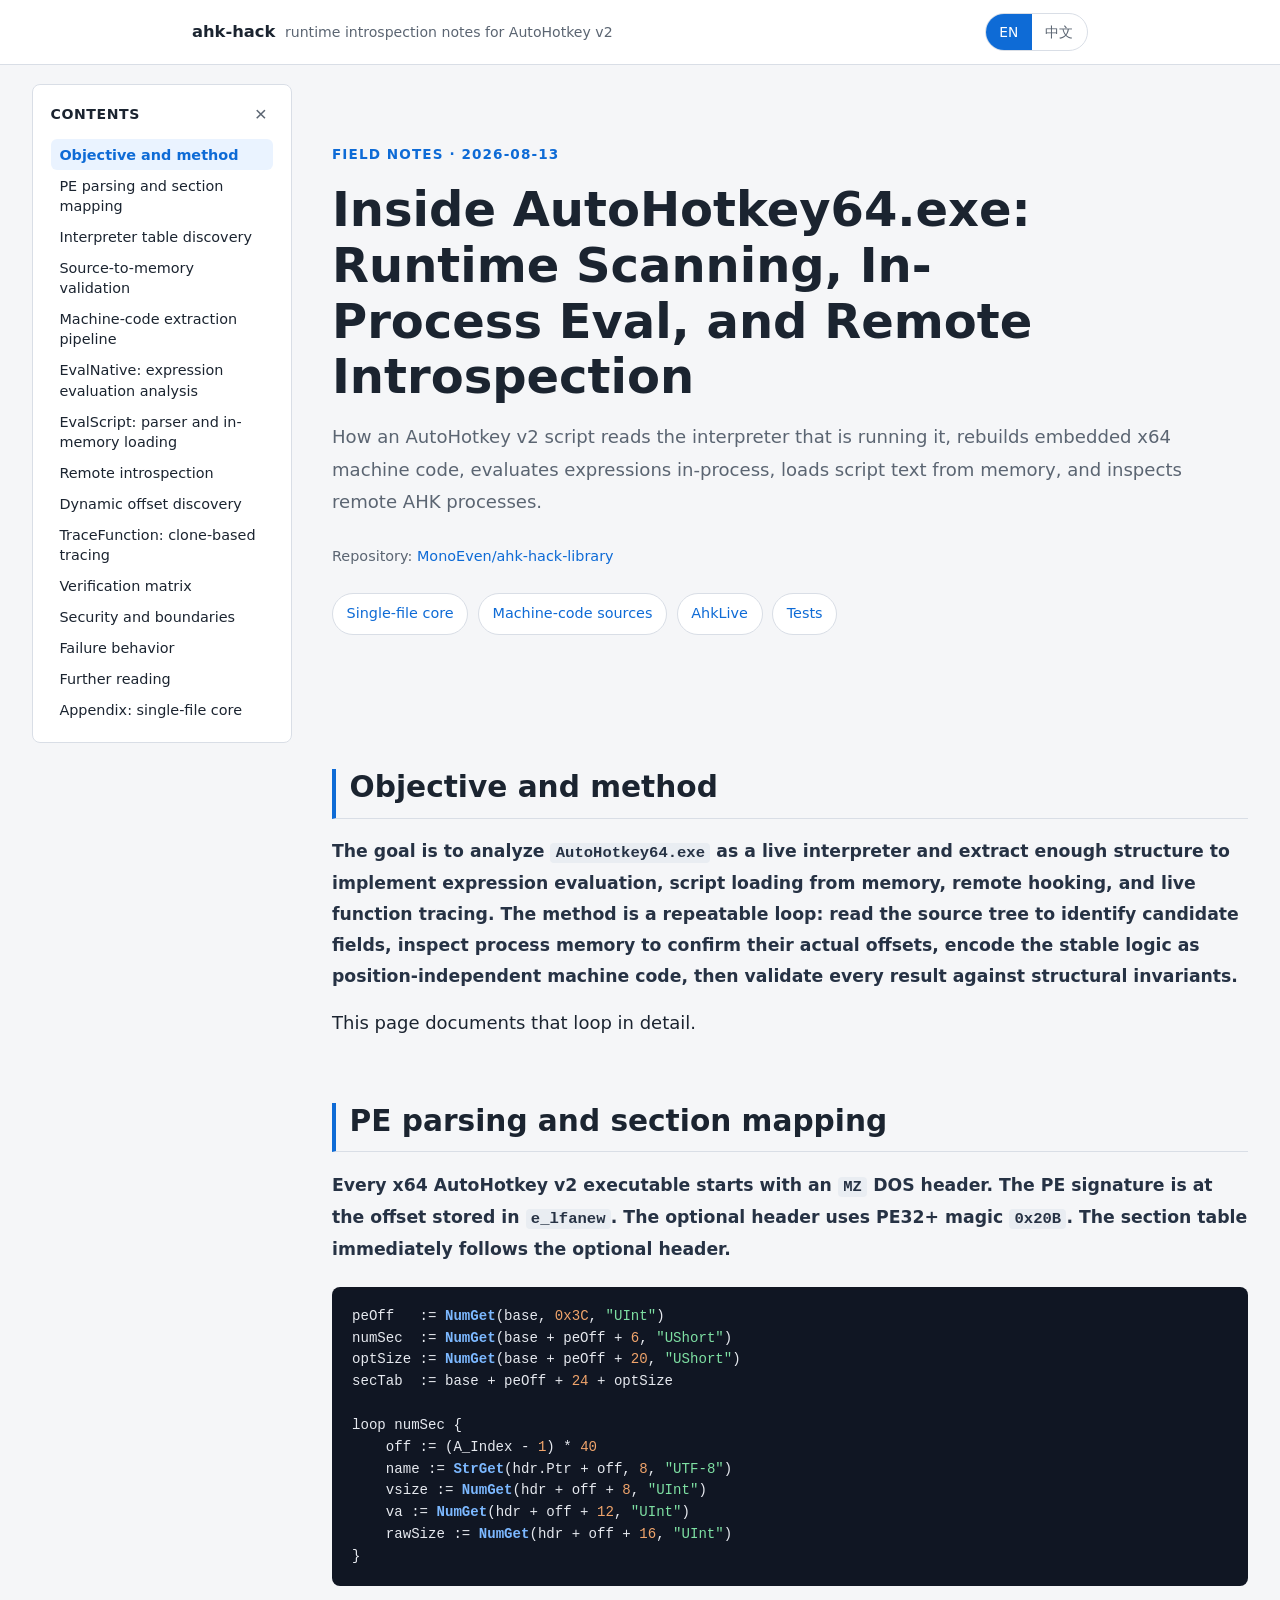
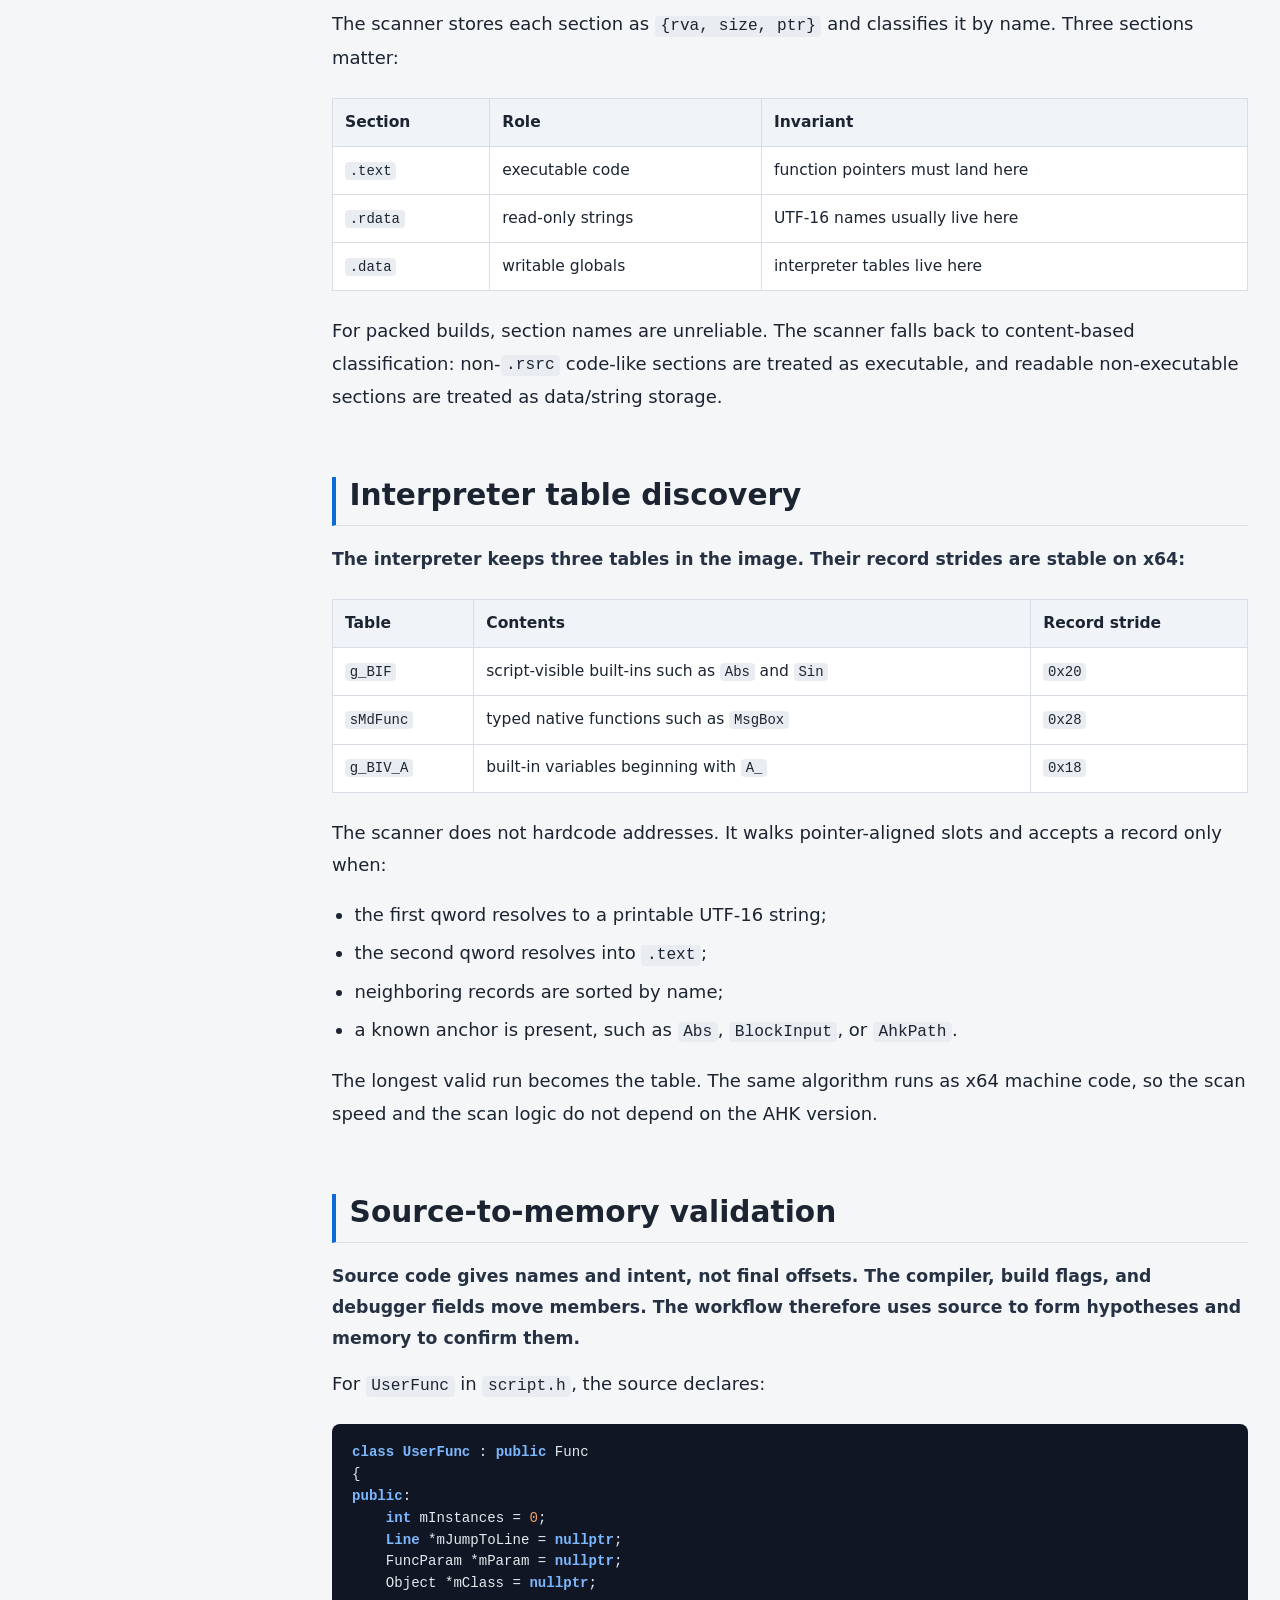
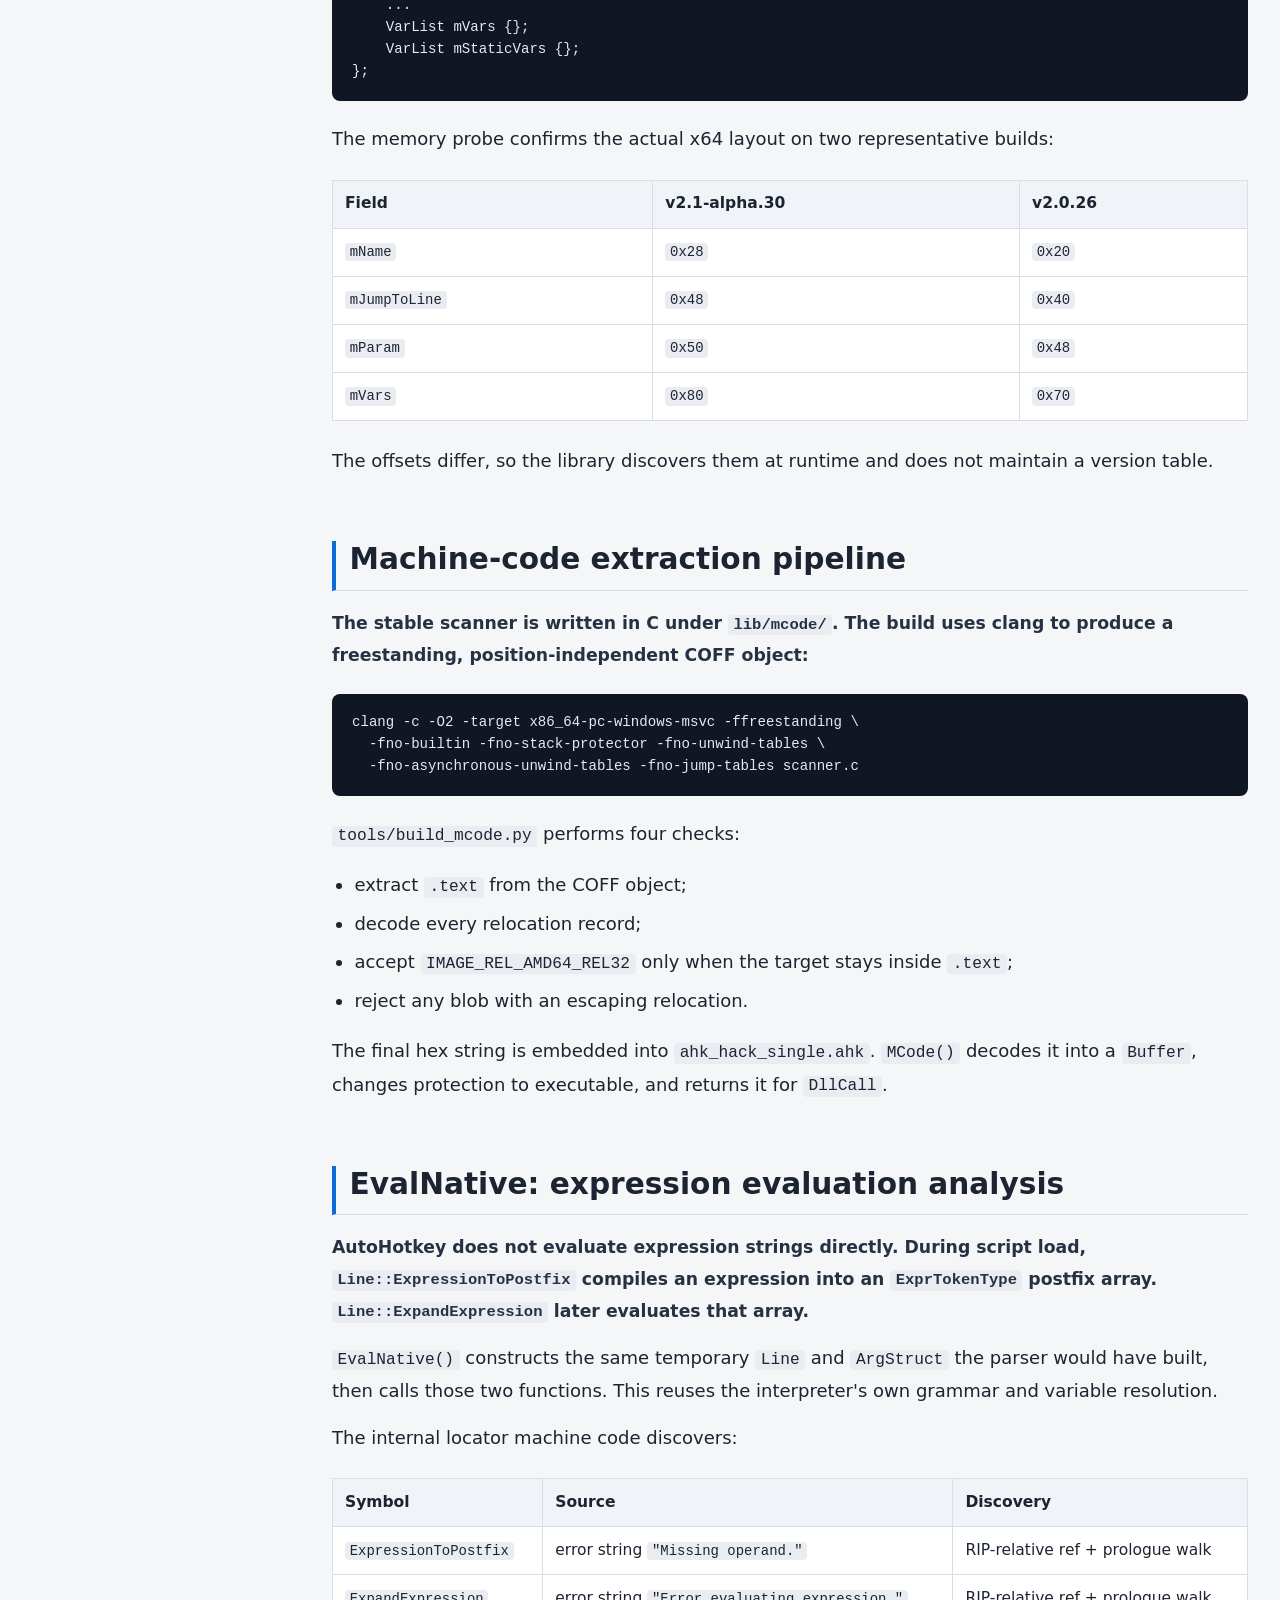
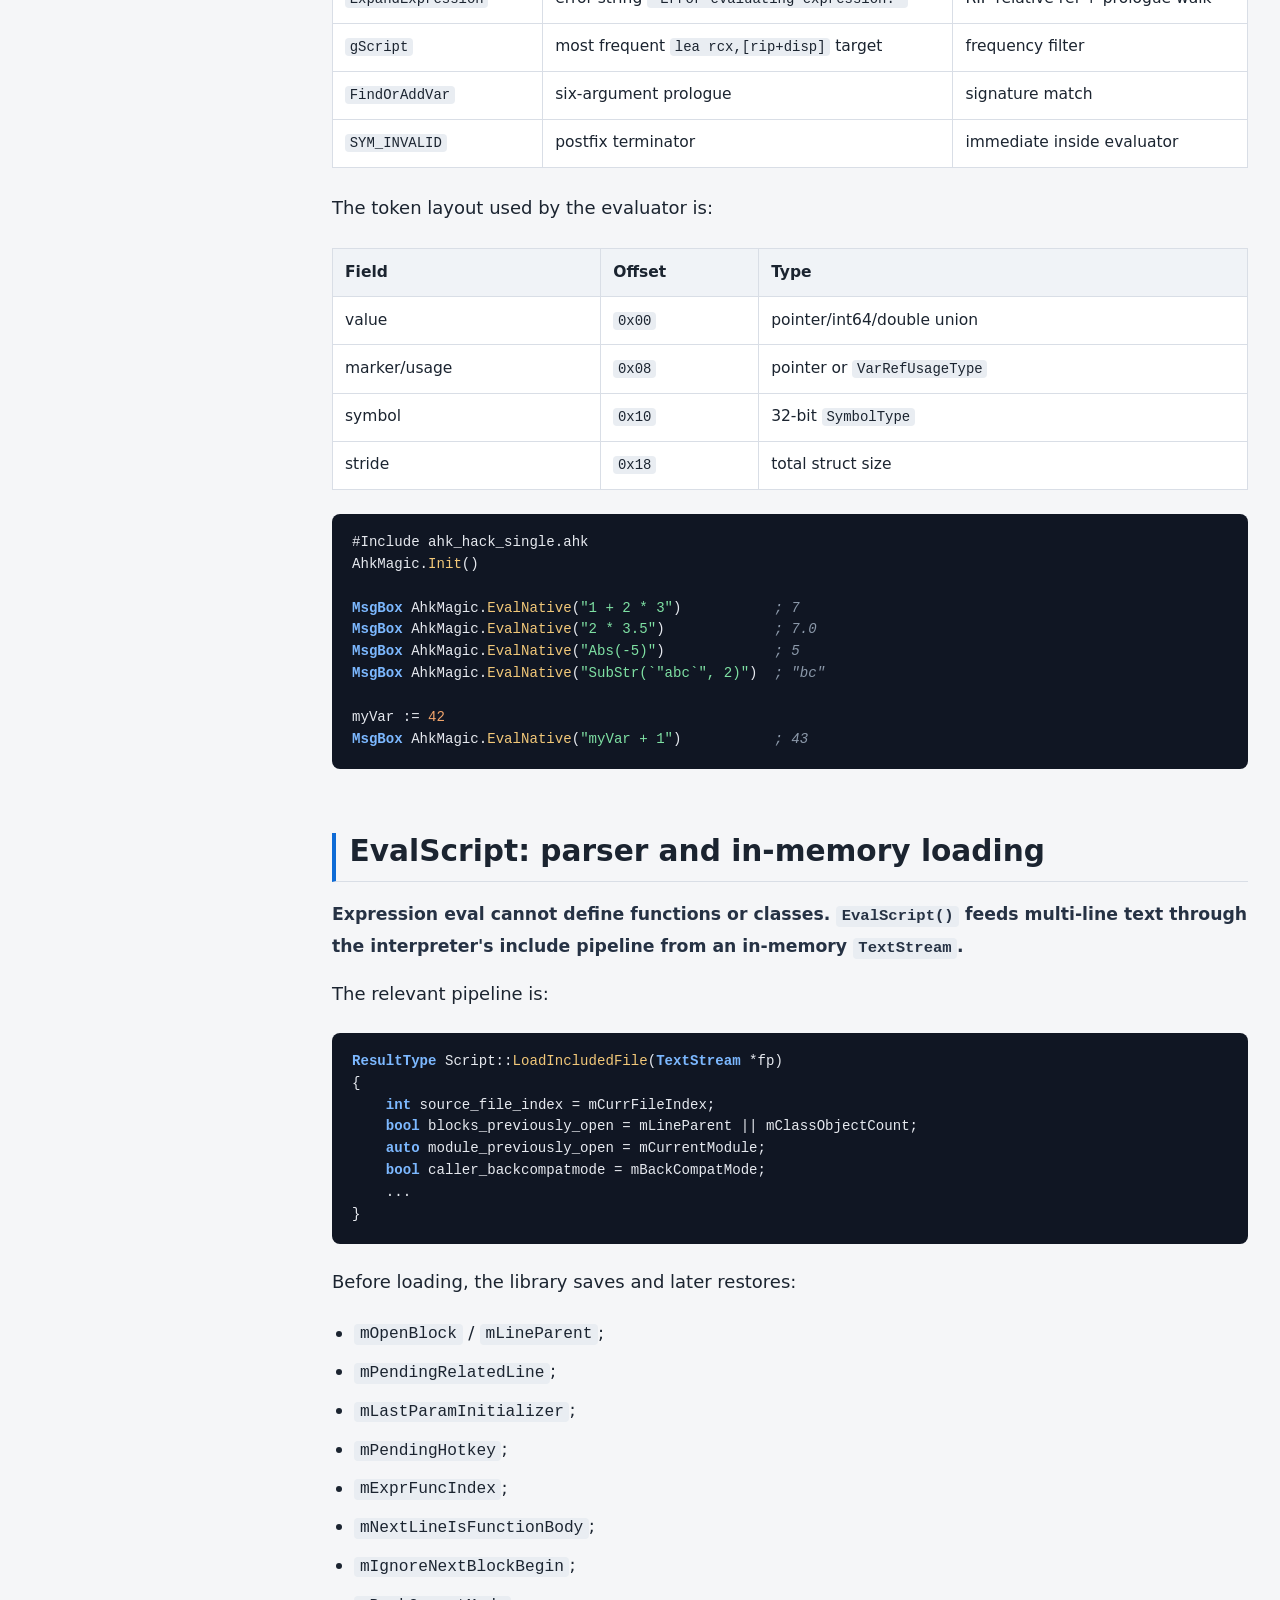
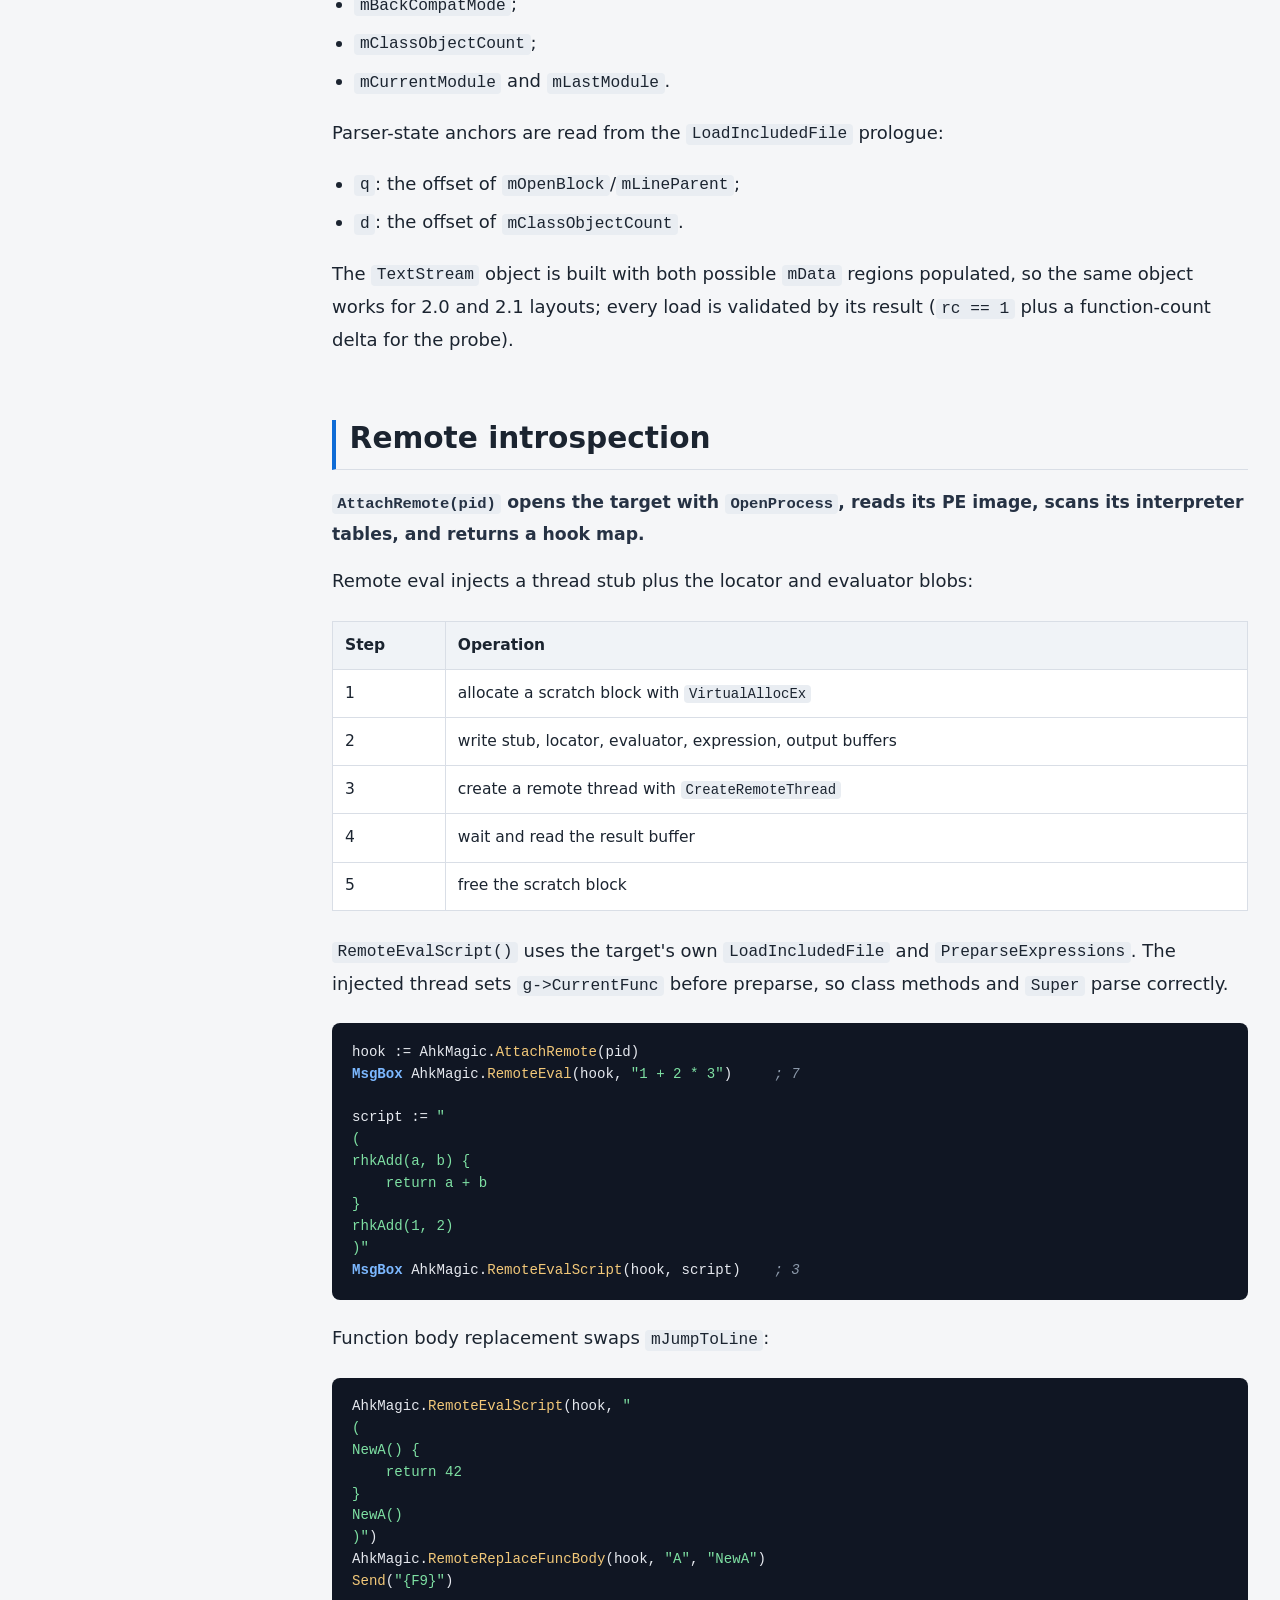
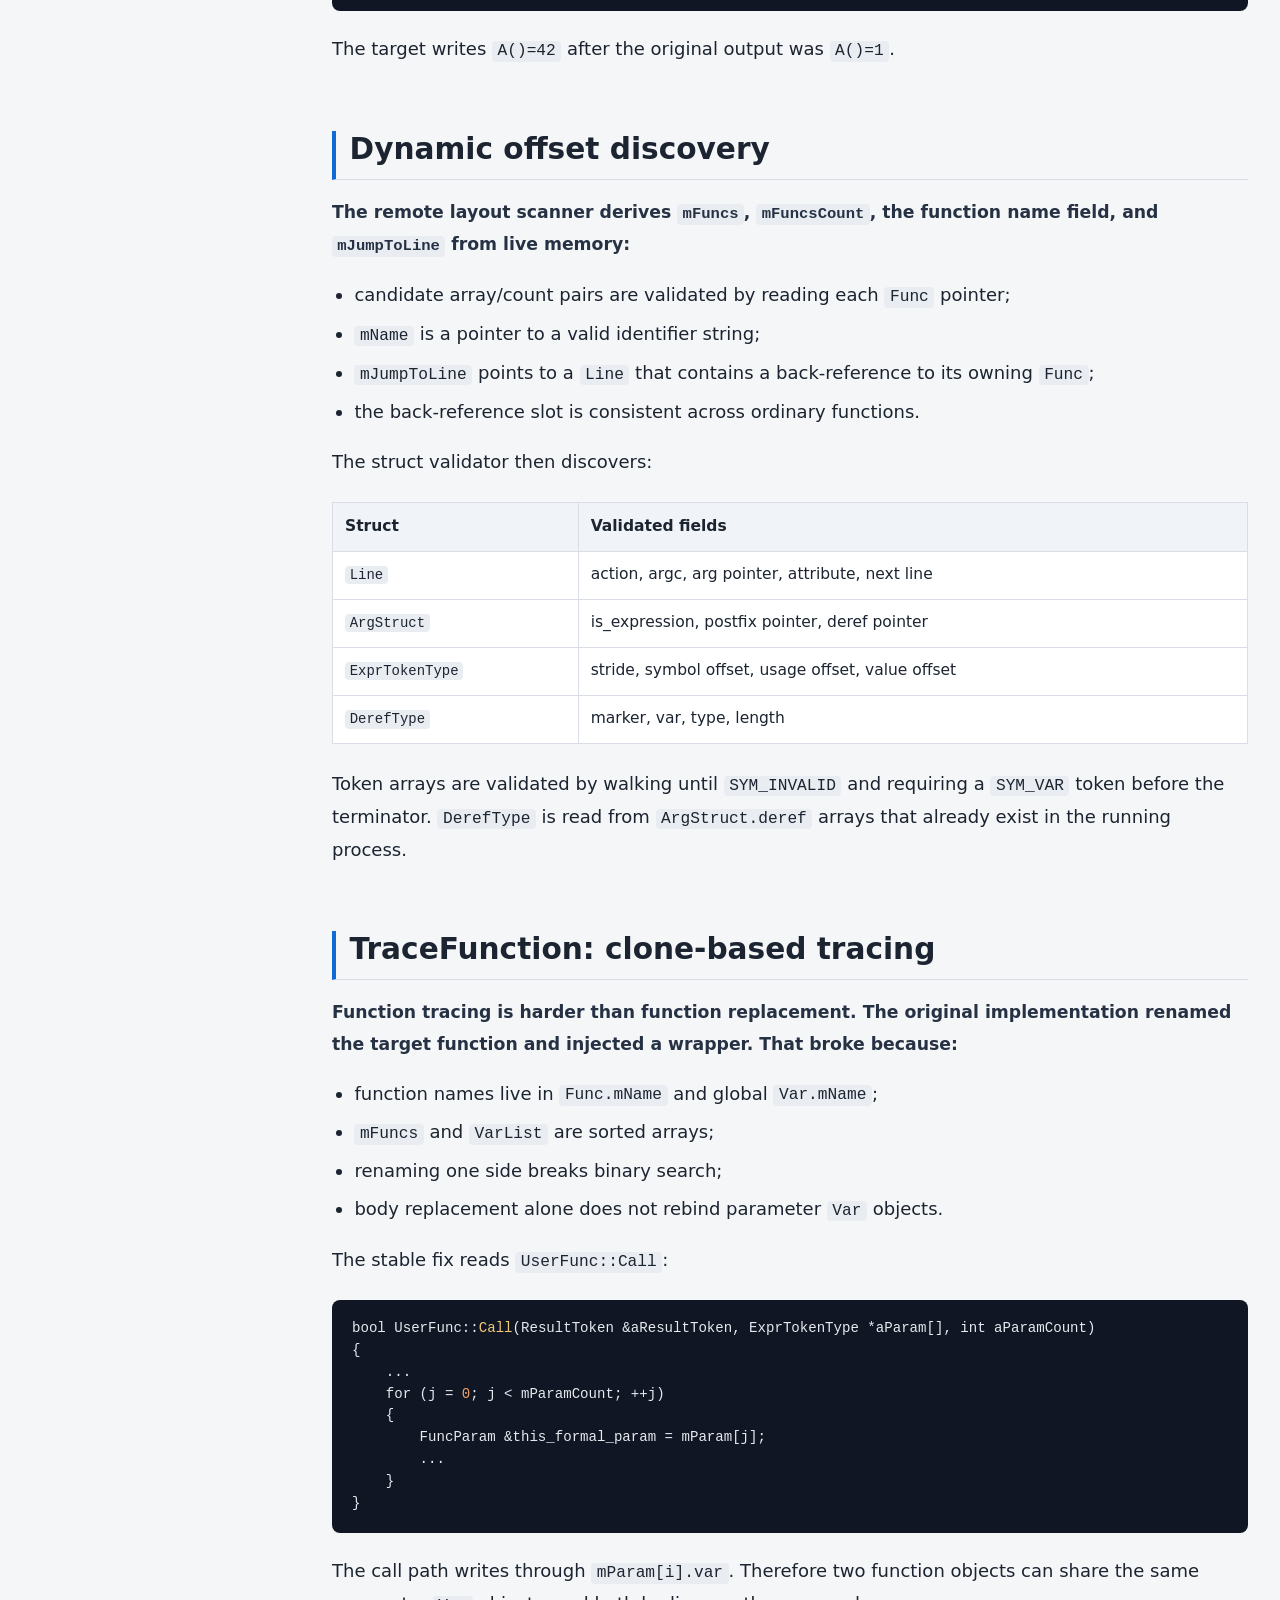
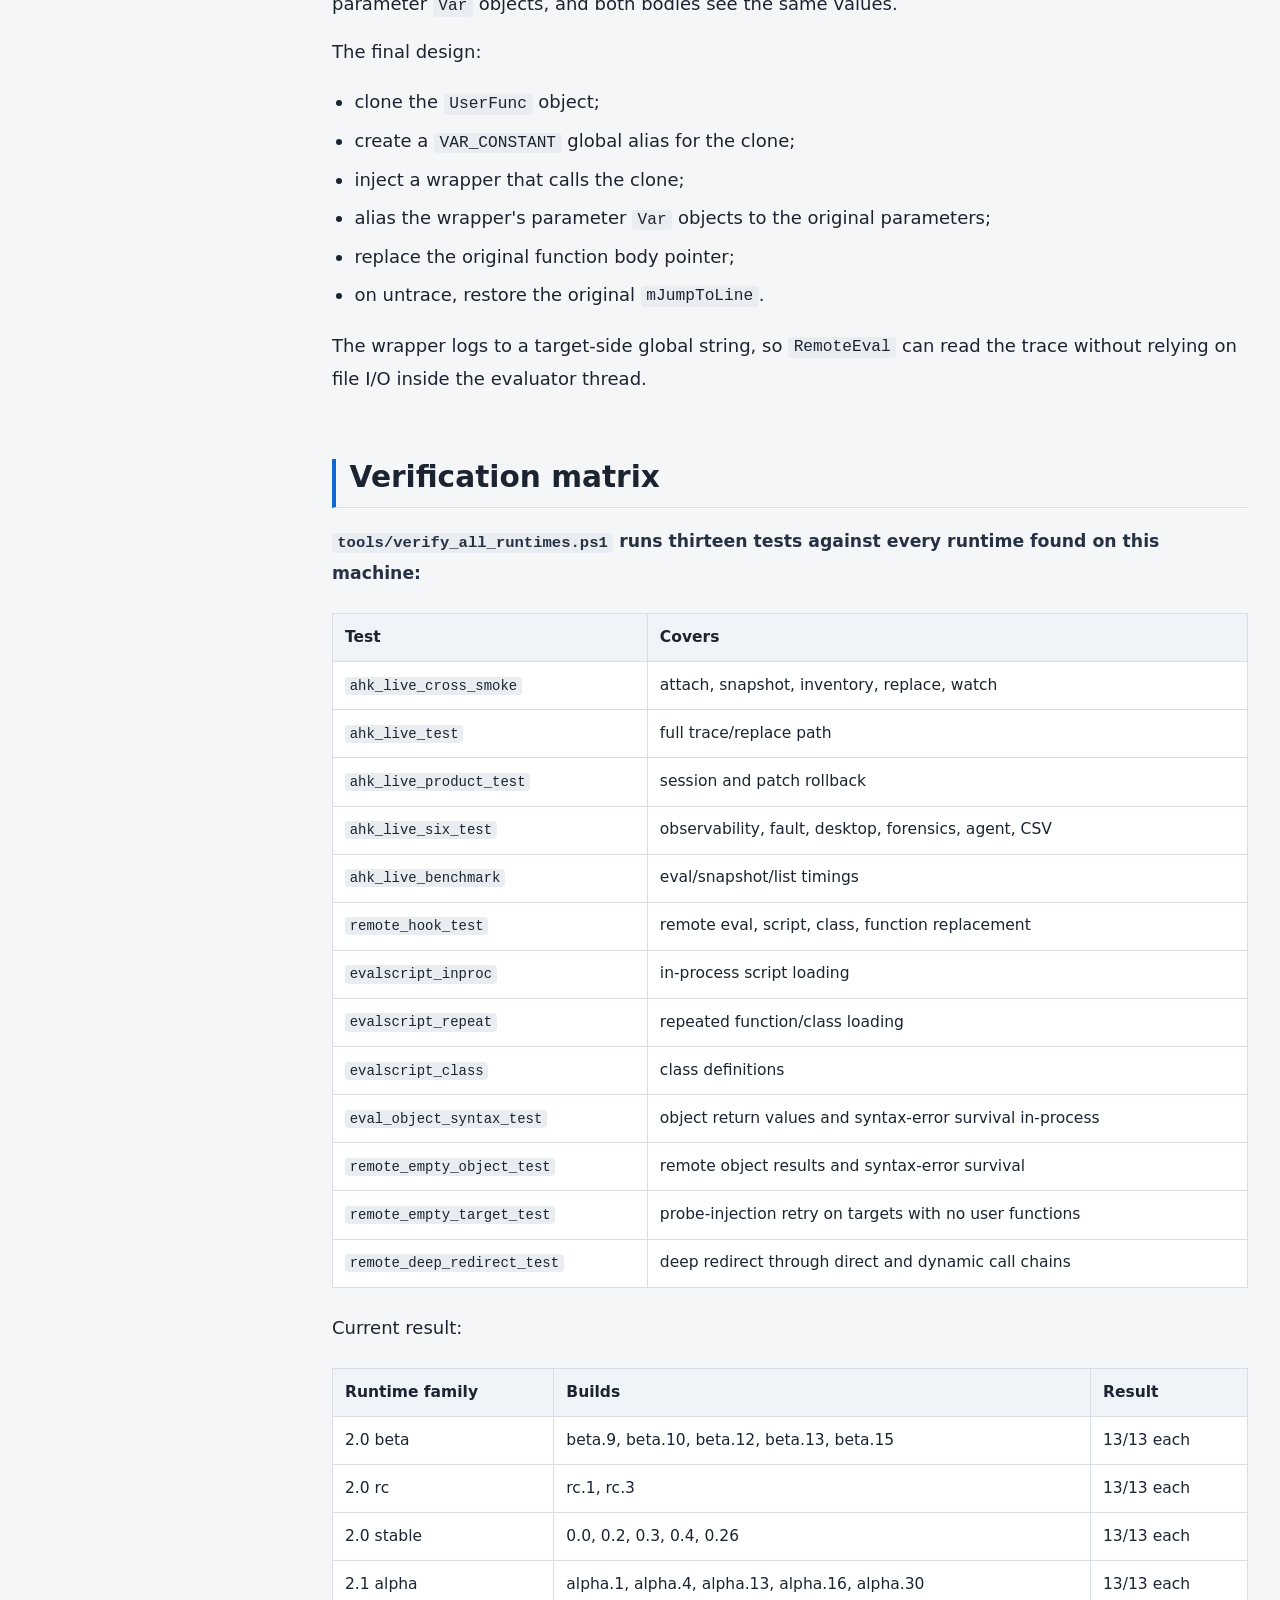
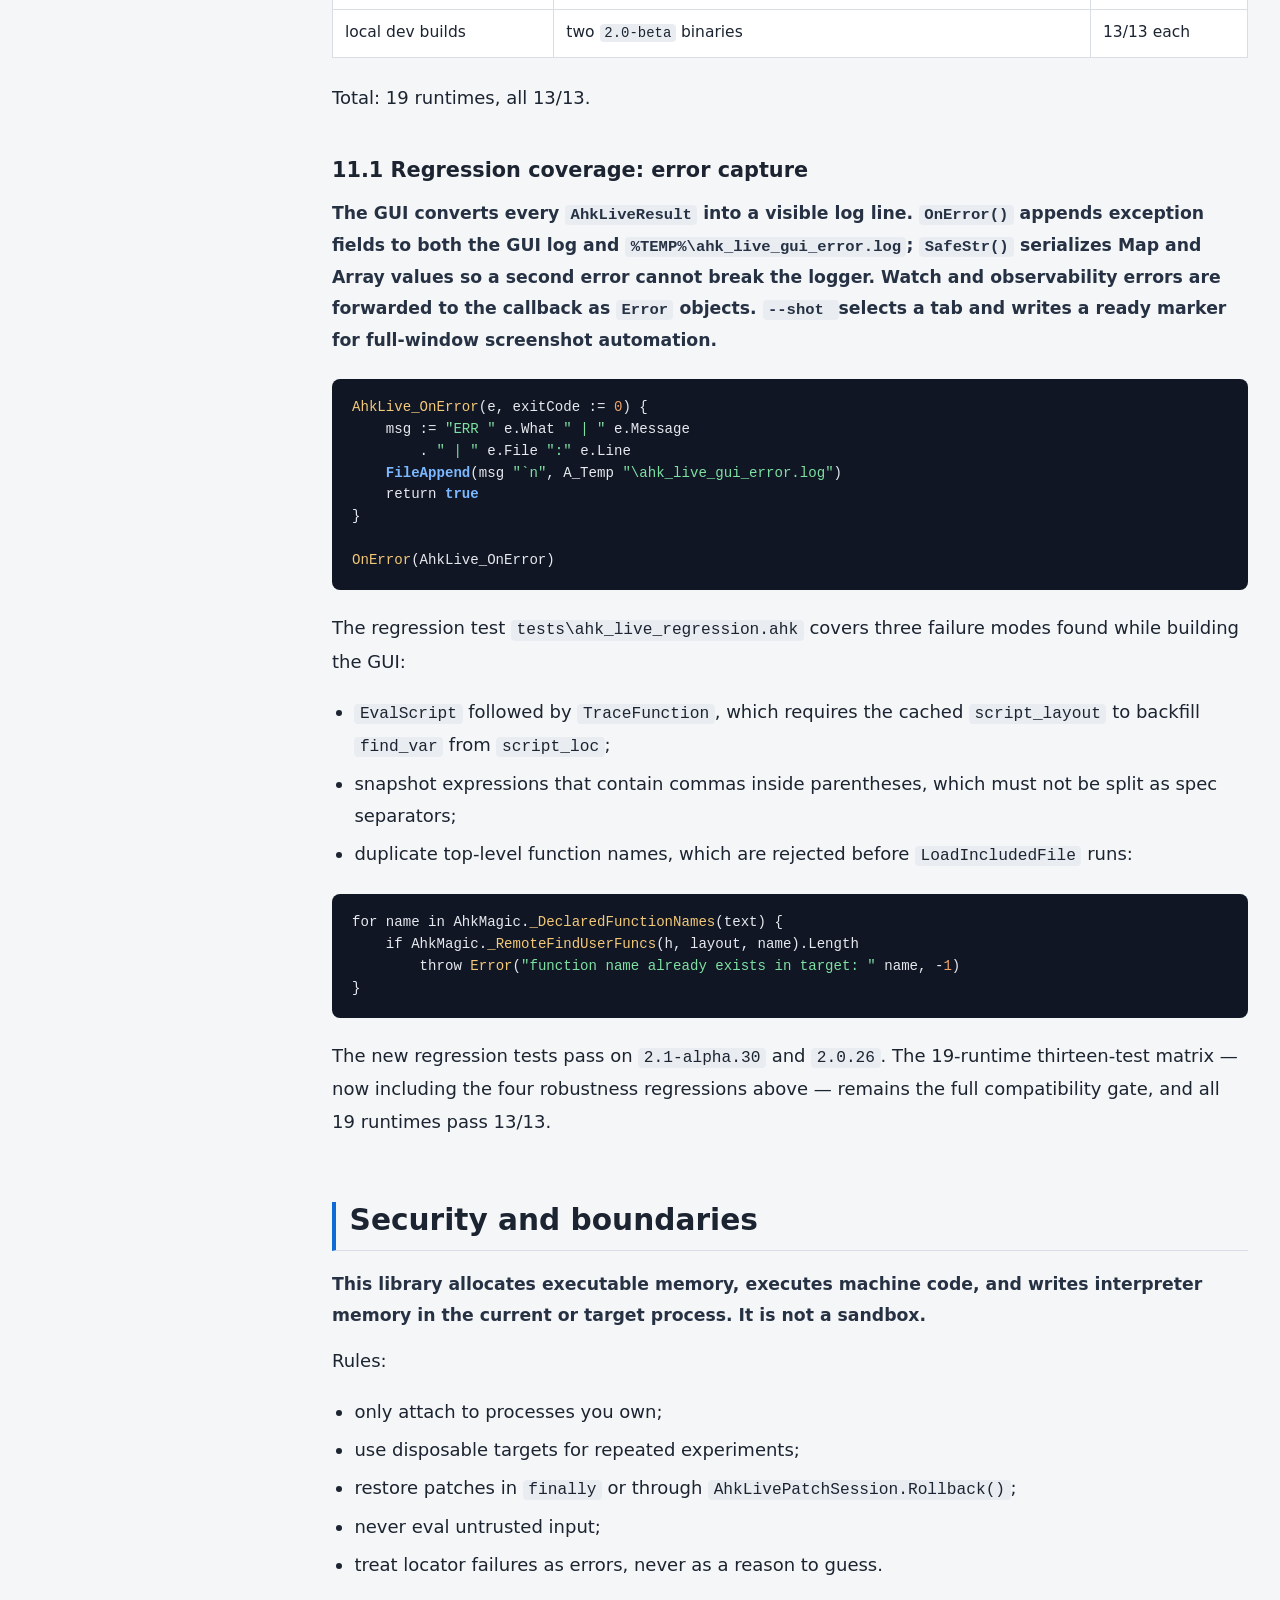
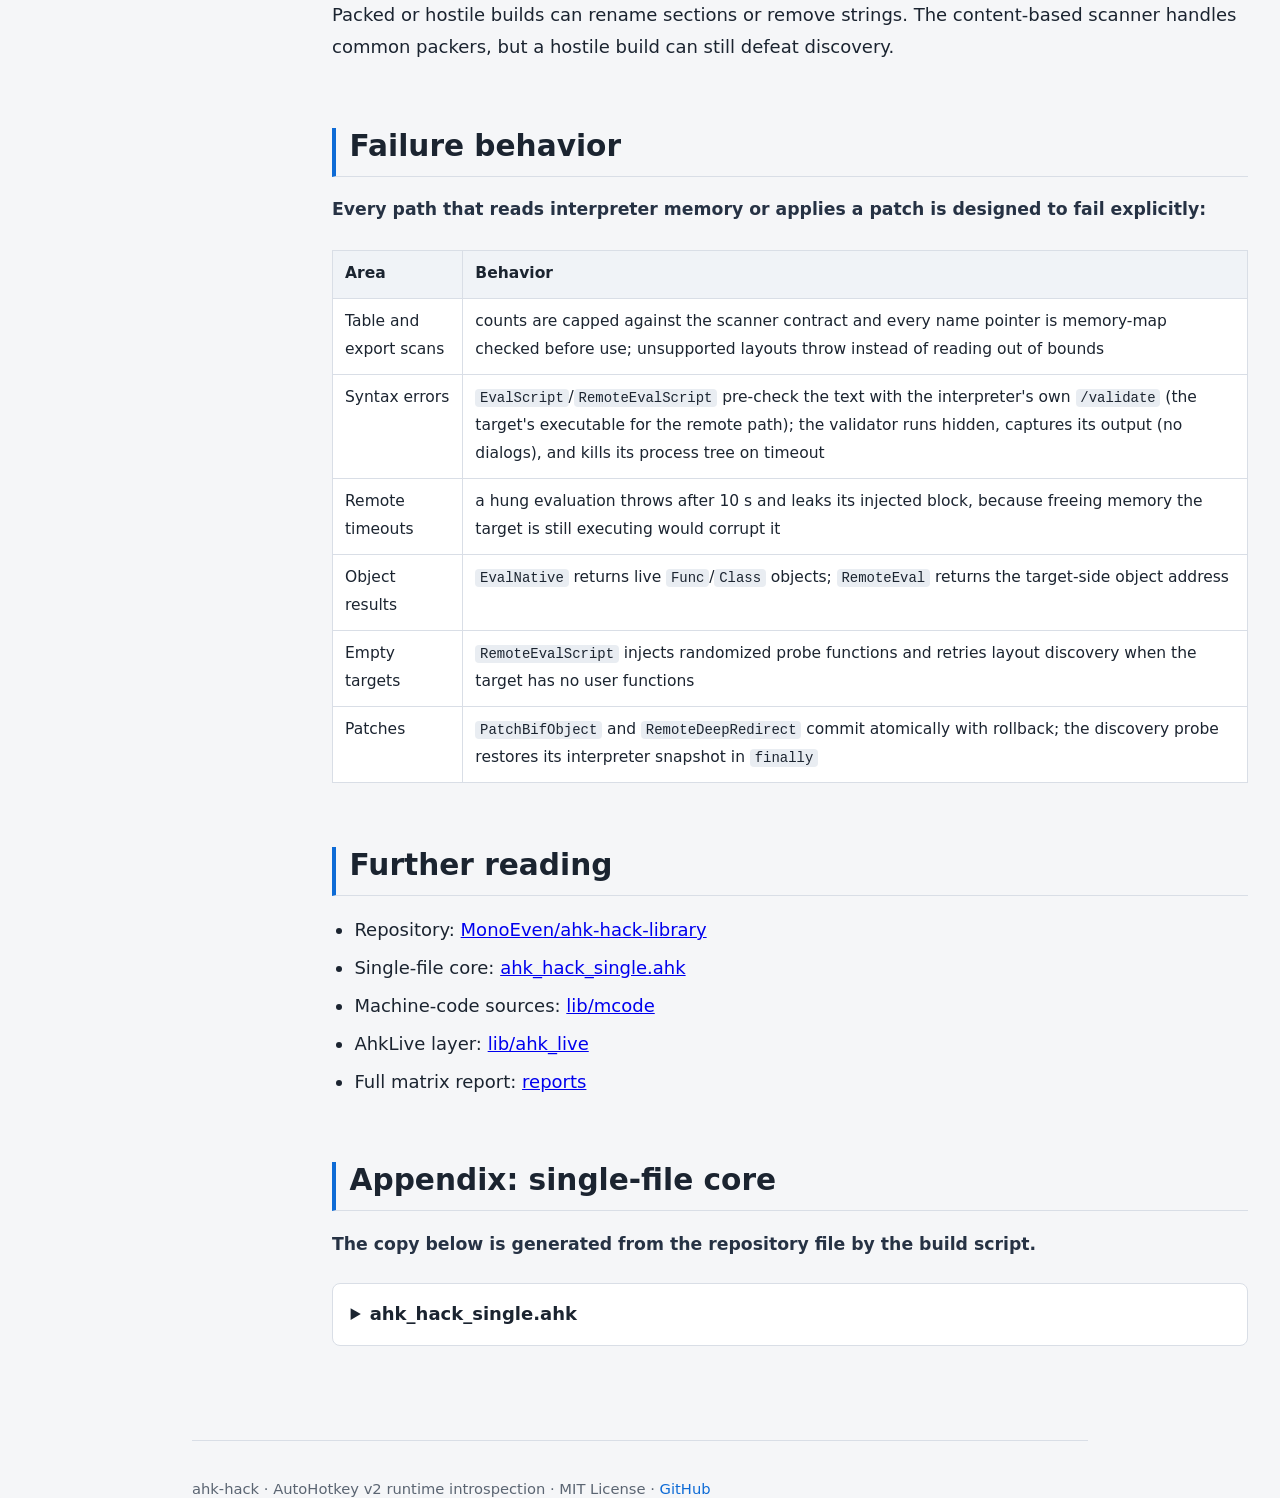
<file: docs/index.html>
<!DOCTYPE html>
<html lang="en">
<head>
  <meta charset="utf-8">
  <meta name="viewport" content="width=device-width, initial-scale=1">
  <title>Inside AutoHotkey64.exe - ahk-hack</title>
  <meta name="description" content="How an AutoHotkey v2 script reads the interpreter that is running it, rebuilds embedded x64 machine code, evaluates expressions in-process, loads script text fr">
  <link rel="stylesheet" href="style.css?v=6">
</head>
<body>
  <div class="progress" aria-hidden="true"></div>
  <header class="site-header">
    <div class="wrap">
      <div class="brand">
        <strong>ahk-hack</strong>
        <span>runtime introspection notes for AutoHotkey v2</span>
      </div>
      <nav class="lang-switch" aria-label="Language">
        <a class="active" href="index.html" lang="en">EN</a>
        <a href="index.zh.html" lang="zh">中文</a>
      </nav>
    </div>
  </header>

  <main class="layout wrap">
    <aside class="sidebar" id="sidebar">
      <div class="sidebar-head">
        <span>Contents</span>
        <button type="button" id="sidebarClose" aria-label="Close sidebar">&times;</button>
      </div>
      <nav id="toc" aria-label="Table of contents">
        <ol>
<li><a href="#sec-1">Objective and method</a></li>
<li><a href="#sec-2">PE parsing and section mapping</a></li>
<li><a href="#sec-3">Interpreter table discovery</a></li>
<li><a href="#sec-4">Source-to-memory validation</a></li>
<li><a href="#sec-5">Machine-code extraction pipeline</a></li>
<li><a href="#sec-6">EvalNative: expression evaluation analysis</a></li>
<li><a href="#sec-7">EvalScript: parser and in-memory loading</a></li>
<li><a href="#sec-8">Remote introspection</a></li>
<li><a href="#sec-9">Dynamic offset discovery</a></li>
<li><a href="#sec-10">TraceFunction: clone-based tracing</a></li>
<li><a href="#sec-11">Verification matrix</a></li>
<li><a href="#sec-12">Security and boundaries</a></li>
<li><a href="#sec-13">Failure behavior</a></li>
<li><a href="#sec-14">Further reading</a></li><li><a href="#appendix">Appendix: single-file core</a></li>
        </ol>
      </nav>
    </aside>
    <div class="content">
    <section class="hero">
      <div class="kicker">Field notes · 2026-08-13</div>
      <h1>Inside AutoHotkey64.exe: Runtime Scanning, In-Process Eval, and Remote Introspection</h1>
      <p class="lede">How an AutoHotkey v2 script reads the interpreter that is running it, rebuilds embedded x64 machine code, evaluates expressions in-process, loads script text from memory, and inspects remote AHK processes.</p>
      <p class="meta">Repository: <a href="https://github.com/MonoEven/ahk-hack-library">MonoEven/ahk-hack-library</a></p>
      <div class="links">
        <a href="https://raw.githubusercontent.com/MonoEven/ahk-hack-library/master/ahk_hack_single.ahk">Single-file core</a>
        <a href="https://github.com/MonoEven/ahk-hack-library/tree/master/lib/mcode">Machine-code sources</a>
        <a href="https://github.com/MonoEven/ahk-hack-library/tree/master/lib/ahk_live">AhkLive</a>
        <a href="https://github.com/MonoEven/ahk-hack-library/tree/master/tests">Tests</a>
      </div>
    </section>

    <article>
<section id="sec-1"><h2>Objective and method</h2>
<p>The goal is to analyze <code>AutoHotkey64.exe</code> as a live interpreter and extract enough structure to implement expression evaluation, script loading from memory, remote hooking, and live function tracing. The method is a repeatable loop: read the source tree to identify candidate fields, inspect process memory to confirm their actual offsets, encode the stable logic as position-independent machine code, then validate every result against structural invariants.</p>
<p>This page documents that loop in detail.</p>
</section>
<section id="sec-2"><h2>PE parsing and section mapping</h2>
<p>Every x64 AutoHotkey v2 executable starts with an <code>MZ</code> DOS header. The PE signature is at the offset stored in <code>e_lfanew</code>. The optional header uses PE32+ magic <code>0x20B</code>. The section table immediately follows the optional header.</p>
<pre class="lang-autohotkey"><code>peOff   := NumGet(base, 0x3C, &quot;UInt&quot;)
numSec  := NumGet(base + peOff + 6, &quot;UShort&quot;)
optSize := NumGet(base + peOff + 20, &quot;UShort&quot;)
secTab  := base + peOff + 24 + optSize

loop numSec {
    off := (A_Index - 1) * 40
    name := StrGet(hdr.Ptr + off, 8, &quot;UTF-8&quot;)
    vsize := NumGet(hdr + off + 8, &quot;UInt&quot;)
    va := NumGet(hdr + off + 12, &quot;UInt&quot;)
    rawSize := NumGet(hdr + off + 16, &quot;UInt&quot;)
}</code></pre>
<p>The scanner stores each section as <code>{rva, size, ptr}</code> and classifies it by name. Three sections matter:</p>
<table><thead><tr><th>Section</th><th>Role</th><th>Invariant</th></tr></thead><tbody><tr><td><code>.text</code></td><td>executable code</td><td>function pointers must land here</td></tr><tr><td><code>.rdata</code></td><td>read-only strings</td><td>UTF-16 names usually live here</td></tr><tr><td><code>.data</code></td><td>writable globals</td><td>interpreter tables live here</td></tr></tbody></table>
<p>For packed builds, section names are unreliable. The scanner falls back to content-based classification: non-<code>.rsrc</code> code-like sections are treated as executable, and readable non-executable sections are treated as data/string storage.</p>
</section>
<section id="sec-3"><h2>Interpreter table discovery</h2>
<p>The interpreter keeps three tables in the image. Their record strides are stable on x64:</p>
<table><thead><tr><th>Table</th><th>Contents</th><th>Record stride</th></tr></thead><tbody><tr><td><code>g_BIF</code></td><td>script-visible built-ins such as <code>Abs</code> and <code>Sin</code></td><td><code>0x20</code></td></tr><tr><td><code>sMdFunc</code></td><td>typed native functions such as <code>MsgBox</code></td><td><code>0x28</code></td></tr><tr><td><code>g_BIV_A</code></td><td>built-in variables beginning with <code>A_</code></td><td><code>0x18</code></td></tr></tbody></table>
<p>The scanner does not hardcode addresses. It walks pointer-aligned slots and accepts a record only when:</p>
<ul>
<li>the first qword resolves to a printable UTF-16 string;</li>
<li>the second qword resolves into <code>.text</code>;</li>
<li>neighboring records are sorted by name;</li>
<li>a known anchor is present, such as <code>Abs</code>, <code>BlockInput</code>, or <code>AhkPath</code>.</li>
</ul>
<p>The longest valid run becomes the table. The same algorithm runs as x64 machine code, so the scan speed and the scan logic do not depend on the AHK version.</p>
</section>
<section id="sec-4"><h2>Source-to-memory validation</h2>
<p>Source code gives names and intent, not final offsets. The compiler, build flags, and debugger fields move members. The workflow therefore uses source to form hypotheses and memory to confirm them.</p>
<p>For <code>UserFunc</code> in <code>script.h</code>, the source declares:</p>
<pre class="lang-cpp"><code>class UserFunc : public Func
{
public:
    int mInstances = 0;
    Line *mJumpToLine = nullptr;
    FuncParam *mParam = nullptr;
    Object *mClass = nullptr;
    ...
    VarList mVars {};
    VarList mStaticVars {};
};</code></pre>
<p>The memory probe confirms the actual x64 layout on two representative builds:</p>
<table><thead><tr><th>Field</th><th>v2.1-alpha.30</th><th>v2.0.26</th></tr></thead><tbody><tr><td><code>mName</code></td><td><code>0x28</code></td><td><code>0x20</code></td></tr><tr><td><code>mJumpToLine</code></td><td><code>0x48</code></td><td><code>0x40</code></td></tr><tr><td><code>mParam</code></td><td><code>0x50</code></td><td><code>0x48</code></td></tr><tr><td><code>mVars</code></td><td><code>0x80</code></td><td><code>0x70</code></td></tr></tbody></table>
<p>The offsets differ, so the library discovers them at runtime and does not maintain a version table.</p>
</section>
<section id="sec-5"><h2>Machine-code extraction pipeline</h2>
<p>The stable scanner is written in C under <code>lib/mcode/</code>. The build uses clang to produce a freestanding, position-independent COFF object:</p>
<pre class="lang-text"><code>clang -c -O2 -target x86_64-pc-windows-msvc -ffreestanding \
  -fno-builtin -fno-stack-protector -fno-unwind-tables \
  -fno-asynchronous-unwind-tables -fno-jump-tables scanner.c</code></pre>
<p><code>tools/build_mcode.py</code> performs four checks:</p>
<ul>
<li>extract <code>.text</code> from the COFF object;</li>
<li>decode every relocation record;</li>
<li>accept <code>IMAGE_REL_AMD64_REL32</code> only when the target stays inside <code>.text</code>;</li>
<li>reject any blob with an escaping relocation.</li>
</ul>
<p>The final hex string is embedded into <code>ahk_hack_single.ahk</code>. <code>MCode()</code> decodes it into a <code>Buffer</code>, changes protection to executable, and returns it for <code>DllCall</code>.</p>
</section>
<section id="sec-6"><h2>EvalNative: expression evaluation analysis</h2>
<p>AutoHotkey does not evaluate expression strings directly. During script load, <code>Line::ExpressionToPostfix</code> compiles an expression into an <code>ExprTokenType</code> postfix array. <code>Line::ExpandExpression</code> later evaluates that array.</p>
<p><code>EvalNative()</code> constructs the same temporary <code>Line</code> and <code>ArgStruct</code> the parser would have built, then calls those two functions. This reuses the interpreter's own grammar and variable resolution.</p>
<p>The internal locator machine code discovers:</p>
<table><thead><tr><th>Symbol</th><th>Source</th><th>Discovery</th></tr></thead><tbody><tr><td><code>ExpressionToPostfix</code></td><td>error string <code>"Missing operand."</code></td><td>RIP-relative ref + prologue walk</td></tr><tr><td><code>ExpandExpression</code></td><td>error string <code>"Error evaluating expression."</code></td><td>RIP-relative ref + prologue walk</td></tr><tr><td><code>gScript</code></td><td>most frequent <code>lea rcx,[rip+disp]</code> target</td><td>frequency filter</td></tr><tr><td><code>FindOrAddVar</code></td><td>six-argument prologue</td><td>signature match</td></tr><tr><td><code>SYM_INVALID</code></td><td>postfix terminator</td><td>immediate inside evaluator</td></tr></tbody></table>
<p>The token layout used by the evaluator is:</p>
<table><thead><tr><th>Field</th><th>Offset</th><th>Type</th></tr></thead><tbody><tr><td>value</td><td><code>0x00</code></td><td>pointer/int64/double union</td></tr><tr><td>marker/usage</td><td><code>0x08</code></td><td>pointer or <code>VarRefUsageType</code></td></tr><tr><td>symbol</td><td><code>0x10</code></td><td>32-bit <code>SymbolType</code></td></tr><tr><td>stride</td><td><code>0x18</code></td><td>total struct size</td></tr></tbody></table>
<pre class="lang-autohotkey"><code>#Include ahk_hack_single.ahk
AhkMagic.Init()

MsgBox AhkMagic.EvalNative(&quot;1 + 2 * 3&quot;)           ; 7
MsgBox AhkMagic.EvalNative(&quot;2 * 3.5&quot;)             ; 7.0
MsgBox AhkMagic.EvalNative(&quot;Abs(-5)&quot;)             ; 5
MsgBox AhkMagic.EvalNative(&quot;SubStr(`&quot;abc`&quot;, 2)&quot;)  ; &quot;bc&quot;

myVar := 42
MsgBox AhkMagic.EvalNative(&quot;myVar + 1&quot;)           ; 43</code></pre>
</section>
<section id="sec-7"><h2>EvalScript: parser and in-memory loading</h2>
<p>Expression eval cannot define functions or classes. <code>EvalScript()</code> feeds multi-line text through the interpreter's include pipeline from an in-memory <code>TextStream</code>.</p>
<p>The relevant pipeline is:</p>
<pre class="lang-cpp"><code>ResultType Script::LoadIncludedFile(TextStream *fp)
{
    int source_file_index = mCurrFileIndex;
    bool blocks_previously_open = mLineParent || mClassObjectCount;
    auto module_previously_open = mCurrentModule;
    bool caller_backcompatmode = mBackCompatMode;
    ...
}</code></pre>
<p>Before loading, the library saves and later restores:</p>
<ul>
<li><code>mOpenBlock</code> / <code>mLineParent</code>;</li>
<li><code>mPendingRelatedLine</code>;</li>
<li><code>mLastParamInitializer</code>;</li>
<li><code>mPendingHotkey</code>;</li>
<li><code>mExprFuncIndex</code>;</li>
<li><code>mNextLineIsFunctionBody</code>;</li>
<li><code>mIgnoreNextBlockBegin</code>;</li>
<li><code>mBackCompatMode</code>;</li>
<li><code>mClassObjectCount</code>;</li>
<li><code>mCurrentModule</code> and <code>mLastModule</code>.</li>
</ul>
<p>Parser-state anchors are read from the <code>LoadIncludedFile</code> prologue:</p>
<ul>
<li><code>q</code>: the offset of <code>mOpenBlock</code>/<code>mLineParent</code>;</li>
<li><code>d</code>: the offset of <code>mClassObjectCount</code>.</li>
</ul>
<p>The <code>TextStream</code> object is built with both possible <code>mData</code> regions populated, so the same object works for 2.0 and 2.1 layouts; every load is validated by its result (<code>rc == 1</code> plus a function-count delta for the probe).</p>
</section>
<section id="sec-8"><h2>Remote introspection</h2>
<p><code>AttachRemote(pid)</code> opens the target with <code>OpenProcess</code>, reads its PE image, scans its interpreter tables, and returns a hook map.</p>
<p>Remote eval injects a thread stub plus the locator and evaluator blobs:</p>
<table><thead><tr><th>Step</th><th>Operation</th></tr></thead><tbody><tr><td>1</td><td>allocate a scratch block with <code>VirtualAllocEx</code></td></tr><tr><td>2</td><td>write stub, locator, evaluator, expression, output buffers</td></tr><tr><td>3</td><td>create a remote thread with <code>CreateRemoteThread</code></td></tr><tr><td>4</td><td>wait and read the result buffer</td></tr><tr><td>5</td><td>free the scratch block</td></tr></tbody></table>
<p><code>RemoteEvalScript()</code> uses the target's own <code>LoadIncludedFile</code> and <code>PreparseExpressions</code>. The injected thread sets <code>g->CurrentFunc</code> before preparse, so class methods and <code>Super</code> parse correctly.</p>
<pre class="lang-autohotkey"><code>hook := AhkMagic.AttachRemote(pid)
MsgBox AhkMagic.RemoteEval(hook, &quot;1 + 2 * 3&quot;)     ; 7

script := &quot;
(
rhkAdd(a, b) {
    return a + b
}
rhkAdd(1, 2)
)&quot;
MsgBox AhkMagic.RemoteEvalScript(hook, script)    ; 3</code></pre>
<p>Function body replacement swaps <code>mJumpToLine</code>:</p>
<pre class="lang-autohotkey"><code>AhkMagic.RemoteEvalScript(hook, &quot;
(
NewA() {
    return 42
}
NewA()
)&quot;)
AhkMagic.RemoteReplaceFuncBody(hook, &quot;A&quot;, &quot;NewA&quot;)
Send(&quot;{F9}&quot;)</code></pre>
<p>The target writes <code>A()=42</code> after the original output was <code>A()=1</code>.</p>
</section>
<section id="sec-9"><h2>Dynamic offset discovery</h2>
<p>The remote layout scanner derives <code>mFuncs</code>, <code>mFuncsCount</code>, the function name field, and <code>mJumpToLine</code> from live memory:</p>
<ul>
<li>candidate array/count pairs are validated by reading each <code>Func</code> pointer;</li>
<li><code>mName</code> is a pointer to a valid identifier string;</li>
<li><code>mJumpToLine</code> points to a <code>Line</code> that contains a back-reference to its owning <code>Func</code>;</li>
<li>the back-reference slot is consistent across ordinary functions.</li>
</ul>
<p>The struct validator then discovers:</p>
<table><thead><tr><th>Struct</th><th>Validated fields</th></tr></thead><tbody><tr><td><code>Line</code></td><td>action, argc, arg pointer, attribute, next line</td></tr><tr><td><code>ArgStruct</code></td><td>is_expression, postfix pointer, deref pointer</td></tr><tr><td><code>ExprTokenType</code></td><td>stride, symbol offset, usage offset, value offset</td></tr><tr><td><code>DerefType</code></td><td>marker, var, type, length</td></tr></tbody></table>
<p>Token arrays are validated by walking until <code>SYM_INVALID</code> and requiring a <code>SYM_VAR</code> token before the terminator. <code>DerefType</code> is read from <code>ArgStruct.deref</code> arrays that already exist in the running process.</p>
</section>
<section id="sec-10"><h2>TraceFunction: clone-based tracing</h2>
<p>Function tracing is harder than function replacement. The original implementation renamed the target function and injected a wrapper. That broke because:</p>
<ul>
<li>function names live in <code>Func.mName</code> and global <code>Var.mName</code>;</li>
<li><code>mFuncs</code> and <code>VarList</code> are sorted arrays;</li>
<li>renaming one side breaks binary search;</li>
<li>body replacement alone does not rebind parameter <code>Var</code> objects.</li>
</ul>
<p>The stable fix reads <code>UserFunc::Call</code>:</p>
<pre class="lang-cpp"><code>bool UserFunc::Call(ResultToken &amp;aResultToken, ExprTokenType *aParam[], int aParamCount)
{
    ...
    for (j = 0; j &lt; mParamCount; ++j)
    {
        FuncParam &amp;this_formal_param = mParam[j];
        ...
    }
}</code></pre>
<p>The call path writes through <code>mParam[i].var</code>. Therefore two function objects can share the same parameter <code>Var</code> objects, and both bodies see the same values.</p>
<p>The final design:</p>
<ul>
<li>clone the <code>UserFunc</code> object;</li>
<li>create a <code>VAR_CONSTANT</code> global alias for the clone;</li>
<li>inject a wrapper that calls the clone;</li>
<li>alias the wrapper's parameter <code>Var</code> objects to the original parameters;</li>
<li>replace the original function body pointer;</li>
<li>on untrace, restore the original <code>mJumpToLine</code>.</li>
</ul>
<p>The wrapper logs to a target-side global string, so <code>RemoteEval</code> can read the trace without relying on file I/O inside the evaluator thread.</p>
</section>
<section id="sec-11"><h2>Verification matrix</h2>
<p><code>tools/verify_all_runtimes.ps1</code> runs thirteen tests against every runtime found on this machine:</p>
<table><thead><tr><th>Test</th><th>Covers</th></tr></thead><tbody><tr><td><code>ahk_live_cross_smoke</code></td><td>attach, snapshot, inventory, replace, watch</td></tr><tr><td><code>ahk_live_test</code></td><td>full trace/replace path</td></tr><tr><td><code>ahk_live_product_test</code></td><td>session and patch rollback</td></tr><tr><td><code>ahk_live_six_test</code></td><td>observability, fault, desktop, forensics, agent, CSV</td></tr><tr><td><code>ahk_live_benchmark</code></td><td>eval/snapshot/list timings</td></tr><tr><td><code>remote_hook_test</code></td><td>remote eval, script, class, function replacement</td></tr><tr><td><code>evalscript_inproc</code></td><td>in-process script loading</td></tr><tr><td><code>evalscript_repeat</code></td><td>repeated function/class loading</td></tr><tr><td><code>evalscript_class</code></td><td>class definitions</td></tr><tr><td><code>eval_object_syntax_test</code></td><td>object return values and syntax-error survival in-process</td></tr><tr><td><code>remote_empty_object_test</code></td><td>remote object results and syntax-error survival</td></tr><tr><td><code>remote_empty_target_test</code></td><td>probe-injection retry on targets with no user functions</td></tr><tr><td><code>remote_deep_redirect_test</code></td><td>deep redirect through direct and dynamic call chains</td></tr></tbody></table>
<p>Current result:</p>
<table><thead><tr><th>Runtime family</th><th>Builds</th><th>Result</th></tr></thead><tbody><tr><td>2.0 beta</td><td>beta.9, beta.10, beta.12, beta.13, beta.15</td><td>13/13 each</td></tr><tr><td>2.0 rc</td><td>rc.1, rc.3</td><td>13/13 each</td></tr><tr><td>2.0 stable</td><td>0.0, 0.2, 0.3, 0.4, 0.26</td><td>13/13 each</td></tr><tr><td>2.1 alpha</td><td>alpha.1, alpha.4, alpha.13, alpha.16, alpha.30</td><td>13/13 each</td></tr><tr><td>local dev builds</td><td>two <code>2.0-beta</code> binaries</td><td>13/13 each</td></tr></tbody></table>
<p>Total: 19 runtimes, all 13/13.</p>
<h3>11.1 Regression coverage: error capture</h3>
<p>The GUI converts every <code>AhkLiveResult</code> into a visible log line. <code>OnError()</code> appends exception fields to both the GUI log and <code>%TEMP%\ahk_live_gui_error.log</code>; <code>SafeStr()</code> serializes Map and Array values so a second error cannot break the logger. Watch and observability errors are forwarded to the callback as <code>Error</code> objects. <code>--shot <pid> <tab></code> selects a tab and writes a ready marker for full-window screenshot automation.</p>
<pre class="lang-autohotkey"><code>AhkLive_OnError(e, exitCode := 0) {
    msg := &quot;ERR &quot; e.What &quot; | &quot; e.Message
        . &quot; | &quot; e.File &quot;:&quot; e.Line
    FileAppend(msg &quot;`n&quot;, A_Temp &quot;\ahk_live_gui_error.log&quot;)
    return true
}

OnError(AhkLive_OnError)</code></pre>
<p>The regression test <code>tests\ahk_live_regression.ahk</code> covers three failure modes found while building the GUI:</p>
<ul>
<li><code>EvalScript</code> followed by <code>TraceFunction</code>, which requires the cached <code>script_layout</code> to backfill <code>find_var</code> from <code>script_loc</code>;</li>
<li>snapshot expressions that contain commas inside parentheses, which must not be split as spec separators;</li>
<li>duplicate top-level function names, which are rejected before <code>LoadIncludedFile</code> runs:</li>
</ul>
<pre class="lang-autohotkey"><code>for name in AhkMagic._DeclaredFunctionNames(text) {
    if AhkMagic._RemoteFindUserFuncs(h, layout, name).Length
        throw Error(&quot;function name already exists in target: &quot; name, -1)
}</code></pre>
<p>The new regression tests pass on <code>2.1-alpha.30</code> and <code>2.0.26</code>. The 19-runtime thirteen-test matrix — now including the four robustness regressions above — remains the full compatibility gate, and all 19 runtimes pass 13/13.</p>
</section>
<section id="sec-12"><h2>Security and boundaries</h2>
<p>This library allocates executable memory, executes machine code, and writes interpreter memory in the current or target process. It is not a sandbox.</p>
<p>Rules:</p>
<ul>
<li>only attach to processes you own;</li>
<li>use disposable targets for repeated experiments;</li>
<li>restore patches in <code>finally</code> or through <code>AhkLivePatchSession.Rollback()</code>;</li>
<li>never eval untrusted input;</li>
<li>treat locator failures as errors, never as a reason to guess.</li>
</ul>
<p>Packed or hostile builds can rename sections or remove strings. The content-based scanner handles common packers, but a hostile build can still defeat discovery.</p>
</section>
<section id="sec-13"><h2>Failure behavior</h2>
<p>Every path that reads interpreter memory or applies a patch is designed to fail explicitly:</p>
<table><thead><tr><th>Area</th><th>Behavior</th></tr></thead><tbody><tr><td>Table and export scans</td><td>counts are capped against the scanner contract and every name pointer is memory-map checked before use; unsupported layouts throw instead of reading out of bounds</td></tr><tr><td>Syntax errors</td><td><code>EvalScript</code>/<code>RemoteEvalScript</code> pre-check the text with the interpreter's own <code>/validate</code> (the target's executable for the remote path); the validator runs hidden, captures its output (no dialogs), and kills its process tree on timeout</td></tr><tr><td>Remote timeouts</td><td>a hung evaluation throws after 10 s and leaks its injected block, because freeing memory the target is still executing would corrupt it</td></tr><tr><td>Object results</td><td><code>EvalNative</code> returns live <code>Func</code>/<code>Class</code> objects; <code>RemoteEval</code> returns the target-side object address</td></tr><tr><td>Empty targets</td><td><code>RemoteEvalScript</code> injects randomized probe functions and retries layout discovery when the target has no user functions</td></tr><tr><td>Patches</td><td><code>PatchBifObject</code> and <code>RemoteDeepRedirect</code> commit atomically with rollback; the discovery probe restores its interpreter snapshot in <code>finally</code></td></tr></tbody></table>
</section>
<section id="sec-14"><h2>Further reading</h2>
<ul>
<li>Repository: <a href="https://github.com/MonoEven/ahk-hack-library">MonoEven/ahk-hack-library</a></li>
<li>Single-file core: <a href="https://raw.githubusercontent.com/MonoEven/ahk-hack-library/master/ahk_hack_single.ahk">ahk_hack_single.ahk</a></li>
<li>Machine-code sources: <a href="https://github.com/MonoEven/ahk-hack-library/tree/master/lib/mcode">lib/mcode</a></li>
<li>AhkLive layer: <a href="https://github.com/MonoEven/ahk-hack-library/tree/master/lib/ahk_live">lib/ahk_live</a></li>
<li>Full matrix report: <a href="https://github.com/MonoEven/ahk-hack-library/tree/master/reports">reports</a></li>
</ul>
</section>
      <section id="appendix">
        <h2>Appendix: single-file core</h2>
        <p>The copy below is generated from the repository file by the build script.</p>
        <details>
          <summary>ahk_hack_single.ahk</summary>
          <pre><code>; ahk-hack standalone core.
;
; One-file AutoHotkey v2 scanner for AutoHotkey executables.  Copy this file
; anywhere and #Include it, or run ahk_hack_demo.ahk for a self-test.
; The x64 blob below is generated from lib/mcode/scanner.c by
; tools/build_mcode.py; it locates g_BIF, sMdFunc and g_BIV_A inside the
; running interpreter and copies entry metadata into a caller buffer.
MC_REMOTE_CALL_STUB_X64 := &quot;564883ec304889ce0f1041284c8b49204c8b4118488b4908488b56100f11442420ff1689463831c04883c4305ec3&quot;
MC_REMOTE_EVAL_STUB_X64 := &quot;[base64]&quot;
MC_PE_EXPORT_SCANNER_X64 := &quot;[base64]&quot;
MC_BIF_SCANNER_X64 := &quot;[base64]&quot;


; Decode a raw hex machine-code blob and return an executable Buffer.
MCode(hex) {
    size := StrLen(hex) // 2
    buf := Buffer(size)
    loop size {
        byte := Integer(&quot;0x&quot; SubStr(hex, 2 * A_Index - 1, 2))
        NumPut(&quot;UChar&quot;, byte, buf, A_Index - 1)
    }
    oldProtect := 0
    if !DllCall(&quot;VirtualProtect&quot;, &quot;Ptr&quot;, buf.Ptr, &quot;UPtr&quot;, size, &quot;UInt&quot;, 0x40, &quot;UInt*&quot;, oldProtect)
        throw Error(&quot;VirtualProtect failed&quot;, -1)
    return buf
}


class AhkMagic {
    static scanner := 0
    static exportScanner := 0
    static inprocEval := 0
    static memScriptLoader := 0
    static internalLocator := 0
    static internalLocated := false
    static evalScriptLocated := false
    static evalLayoutLocated := false
    static evalMFuncsOff := 0
    static evalMFuncsCountOff := 0
    static evalMLastLineOff := 0
    static evalMJumpLineOff := 0
    static evalCurrOff := 0
    static evalStructOffsets := 0
    static evalLayoutArr := 0
    static evalParserLocated := false
    static evalParser := Map()
    static evalPreparse := 0
    static evalPreprocess := 0
    static evalOpenInclude := 0
    static evalLoadTs := 0
    static evalSrcCount := 0
    static evalGptr := 0
    static exprToPostfix := 0
    static expandSingleArg := 0
    static currLineSlot := 0
    static crtFree := 0
    static gScript := 0
    static finalizeExpr := 0
    static findOrAddVar := 0
    static symInvalid := 73
    static moduleBase := 0
    static bifTablePtr := 0
    static bifCount := 0
    static bifStride := 0
    static mdfuncTablePtr := 0
    static mdfuncCount := 0
    static mdfuncStride := 0
    static bivTablePtr := 0
    static bivCount := 0
    static bivStride := 0
    static bif := Map()
    static mdfunc := Map()
    static biv := Map()

    static Init() {
        if AhkMagic.scanner
            return
        if A_PtrSize != 8
            throw Error(&quot;this mcode blob is x64 only&quot;, -1)
        try {
            AhkMagic._InitTables()
        } catch as e {
            ; A half-initialized state would make later calls fail with
            ; misleading errors; reset so Init can be retried cleanly.
            AhkMagic.scanner := 0
            AhkMagic.bif.Clear()
            AhkMagic.mdfunc.Clear()
            AhkMagic.biv.Clear()
            throw e
        }
    }

    ; Parse the scanner output into bif/mdfunc/biv maps.  The scanner copies
    ; at most 512/512/256 entries into the 64 KiB output buffer; larger
    ; tables are an explicit unsupported-layout error, never a silent read.
    static _InitTables() {
        AhkMagic.scanner := MCode(MC_BIF_SCANNER_X64)
        AhkMagic.moduleBase := DllCall(&quot;GetModuleHandle&quot;, &quot;Str&quot;, A_AhkPath, &quot;Ptr&quot;)
        if !AhkMagic.moduleBase
            throw Error(&quot;GetModuleHandle failed&quot;, -1)

        out := Buffer(64 * 1024)
        rc := DllCall(AhkMagic.scanner.Ptr, &quot;Ptr&quot;, AhkMagic.moduleBase, &quot;Ptr&quot;, out.Ptr, &quot;Int&quot;)
        if rc != 0
            throw Error(&quot;AhkScanTables failed with rc=&quot; rc, -1)

        AhkMagic.bifTablePtr := NumGet(out, 0, &quot;Ptr&quot;)
        AhkMagic.bifCount := NumGet(out, 8, &quot;Int64&quot;)
        AhkMagic.bifStride := NumGet(out, 16, &quot;Int64&quot;)
        AhkMagic.mdfuncTablePtr := NumGet(out, 24, &quot;Ptr&quot;)
        AhkMagic.mdfuncCount := NumGet(out, 32, &quot;Int64&quot;)
        AhkMagic.mdfuncStride := NumGet(out, 40, &quot;Int64&quot;)
        AhkMagic.bivTablePtr := NumGet(out, 48, &quot;Ptr&quot;)
        AhkMagic.bivCount := NumGet(out, 56, &quot;Int64&quot;)
        AhkMagic.bivStride := NumGet(out, 64, &quot;Int64&quot;)

        ; The copy loops below run on raw pointer arithmetic without any
        ; buffer object, so validate every count and stride BEFORE looping.
        if AhkMagic.bifCount &lt; 1 or AhkMagic.bifCount &gt; 512
            throw Error(&quot;g_BIF table count out of scanner contract: &quot;
                . AhkMagic.bifCount, -1)
        if AhkMagic.mdfuncCount &lt; 1 or AhkMagic.mdfuncCount &gt; 512
            throw Error(&quot;sMdFunc table count out of scanner contract: &quot;
                . AhkMagic.mdfuncCount, -1)
        if AhkMagic.bivCount &lt; 1 or AhkMagic.bivCount &gt; 256
            throw Error(&quot;g_BIV_A table count out of scanner contract: &quot;
                . AhkMagic.bivCount, -1)
        if AhkMagic.bifStride != 0x20 or AhkMagic.mdfuncStride != 0x28
            or AhkMagic.bivStride != 0x18
            throw Error(&quot;unexpected interpreter table strides&quot;, -1)

        bifBase := 80
        bifStride := 32
        loop AhkMagic.bifCount {
            p := out.Ptr + bifBase + (A_Index - 1) * bifStride
            namePtr := NumGet(p, 0, &quot;Ptr&quot;)
            fnPtr := NumGet(p, 8, &quot;Ptr&quot;)
            min := NumGet(p, 16, &quot;UInt&quot;)
            max := NumGet(p, 20, &quot;UInt&quot;)
            fid := NumGet(p, 24, &quot;UInt&quot;)
            if !AhkMagic._Readable(namePtr, 8)
                throw Error(&quot;g_BIF entry &quot; A_Index &quot; has an invalid name pointer&quot;, -1)
            name := StrGet(namePtr, 256, &quot;UTF-16&quot;)
            AhkMagic.bif[name] := Map(
                &quot;index&quot;, A_Index - 1,
                &quot;rva&quot;, fnPtr - AhkMagic.moduleBase,
                &quot;min&quot;, min,
                &quot;max&quot;, max,
                &quot;fid&quot;, fid
            )
        }

        mdfBase := 80 + 512 * 32
        mdfStride := 40
        loop AhkMagic.mdfuncCount {
            p := out.Ptr + mdfBase + (A_Index - 1) * mdfStride
            namePtr := NumGet(p, 0, &quot;Ptr&quot;)
            fnPtr := NumGet(p, 8, &quot;Ptr&quot;)
            retType := NumGet(p, 16, &quot;UChar&quot;)
            if !AhkMagic._Readable(namePtr, 8)
                throw Error(&quot;sMdFunc entry &quot; A_Index &quot; has an invalid name pointer&quot;, -1)
            name := StrGet(namePtr, 256, &quot;UTF-16&quot;)
            AhkMagic.mdfunc[name] := Map(
                &quot;index&quot;, A_Index - 1,
                &quot;rva&quot;, fnPtr - AhkMagic.moduleBase,
                &quot;ret&quot;, retType
            )
        }

        bivBase := 80 + 512 * 32 + 512 * 40
        bivStride := 24
        loop AhkMagic.bivCount {
            p := out.Ptr + bivBase + (A_Index - 1) * bivStride
            namePtr := NumGet(p, 0, &quot;Ptr&quot;)
            getter := NumGet(p, 8, &quot;Ptr&quot;)
            setter := NumGet(p, 16, &quot;Ptr&quot;)
            if !AhkMagic._Readable(namePtr, 8)
                throw Error(&quot;g_BIV_A entry &quot; A_Index &quot; has an invalid name pointer&quot;, -1)
            name := StrGet(namePtr, 256, &quot;UTF-16&quot;)
            AhkMagic.biv[name] := Map(
                &quot;index&quot;, A_Index - 1,
                &quot;getter_rva&quot;, getter ? getter - AhkMagic.moduleBase : 0,
                &quot;setter_rva&quot;, setter ? setter - AhkMagic.moduleBase : 0
            )
        }
    }

    ; True when [ptr, ptr+size) falls inside committed readable memory.
    ; Used before dereferencing pointers that come from scanned tables.
    static _Readable(ptr, size) {
        if !ptr or ptr &gt;= 0x7FFFFFFFFFFF
            return false
        mbi := Buffer(48)
        if !DllCall(&quot;VirtualQuery&quot;, &quot;Ptr&quot;, ptr, &quot;Ptr&quot;, mbi.Ptr, &quot;UPtr&quot;, 48)
            return false
        state := NumGet(mbi, 32, &quot;UInt&quot;)
        protect := NumGet(mbi, 36, &quot;UInt&quot;)
        if state != 0x1000 ; MEM_COMMIT
            return false
        if protect &amp; 0x100 ; PAGE_GUARD
            return false
        readable := (protect &amp; 0x02) or (protect &amp; 0x04) or (protect &amp; 0x08)
            or (protect &amp; 0x20) or (protect &amp; 0x40) or (protect &amp; 0x80)
        if !readable
            return false
        regionBase := NumGet(mbi, 0, &quot;Ptr&quot;)
        regionSize := NumGet(mbi, 24, &quot;Ptr&quot;)
        return ptr &gt;= regionBase and ptr + size &lt;= regionBase + regionSize
    }

    static BifRva(name) {
        AhkMagic.Init()
        if !AhkMagic.bif.Has(name)
            throw Error(&quot;builtin not found: &quot; name)
        return AhkMagic.bif[name][&quot;rva&quot;]
    }

    static BifAddr(name) {
        AhkMagic.Init()
        return AhkMagic.moduleBase + AhkMagic.BifRva(name)
    }

    static PatchBif(name, newName) {
        AhkMagic.Init()
        if !AhkMagic.bif.Has(name)
            throw Error(&quot;builtin not found: &quot; name)
        if !AhkMagic.bif.Has(newName)
            throw Error(&quot;builtin not found: &quot; newName)
        entryAddr := AhkMagic.bifTablePtr
            + AhkMagic.bif[name][&quot;index&quot;] * AhkMagic.bifStride
            + A_PtrSize
        oldPtr := NumGet(entryAddr, 0, &quot;Ptr&quot;)
        expected := AhkMagic.moduleBase + AhkMagic.bif[name][&quot;rva&quot;]
        if oldPtr != expected
            throw Error(&quot;table pointer mismatch for &quot; name
                &quot;: got 0x&quot; Format(&quot;{:X}&quot;, oldPtr)
                &quot;, expected 0x&quot; Format(&quot;{:X}&quot;, expected))
        NumPut(&quot;Ptr&quot;, AhkMagic.moduleBase + AhkMagic.bif[newName][&quot;rva&quot;], entryAddr)
        return oldPtr
    }

    static RestoreBif(name, oldPtr) {
        AhkMagic.Init()
        if !AhkMagic.bif.Has(name)
            throw Error(&quot;builtin not found: &quot; name)
        entryAddr := AhkMagic.bifTablePtr
            + AhkMagic.bif[name][&quot;index&quot;] * AhkMagic.bifStride
            + A_PtrSize
        NumPut(&quot;Ptr&quot;, oldPtr, entryAddr)
    }

    ; Deep patch: change the mBIF field of an already-resolved built-in Func
    ; object, so even direct calls compiled at load time (e.g. Abs(1)) are
    ; redirected.  Works together with PatchBif on the table itself.
    static PatchBifObject(fnObj, newName) {
        AhkMagic.Init()
        if !(fnObj is Func)
            throw TypeError(&quot;expected a Func object&quot;)
        if !AhkMagic.bif.Has(newName)
            throw Error(&quot;builtin not found: &quot; newName)
        fnName := fnObj.Name
        if !AhkMagic.bif.Has(fnName)
            throw Error(&quot;function object is not a built-in: &quot; fnName)
        oldAddr := AhkMagic.moduleBase + AhkMagic.bif[fnName][&quot;rva&quot;]
        newAddr := AhkMagic.moduleBase + AhkMagic.bif[newName][&quot;rva&quot;]
        rawPtr := ObjPtr(fnObj)
        off := AhkMagic._FindBifPtrOffset(rawPtr, oldAddr)
        if off &lt; 0
            throw Error(&quot;could not locate mBIF in function object for &quot; fnName)
        ; Patch the table first, then the object.  If the object write ever
        ; fails the table patch is rolled back, so callers never observe a
        ; half-patched state.
        old := AhkMagic.PatchBif(fnName, newName)
        try
            NumPut(&quot;Ptr&quot;, newAddr, rawPtr, off)
        catch as e {
            AhkMagic.RestoreBif(fnName, old)
            throw e
        }
        return Map(
            &quot;fnName&quot;, fnName,
            &quot;newName&quot;, newName,
            &quot;oldPtr&quot;, old,
            &quot;offset&quot;, off
        )
    }

    static RestoreBifObject(fnObj, state) {
        AhkMagic.Init()
        if !(fnObj is Func)
            throw TypeError(&quot;expected a Func object&quot;)
        fnName := fnObj.Name
        if state[&quot;fnName&quot;] != fnName
            throw Error(&quot;state does not match function object &quot; fnName)
        if !AhkMagic.bif.Has(state[&quot;newName&quot;])
            throw Error(&quot;builtin not found: &quot; state[&quot;newName&quot;])
        rawPtr := ObjPtr(fnObj)
        current := AhkMagic.moduleBase + AhkMagic.bif[state[&quot;newName&quot;]][&quot;rva&quot;]
        off := AhkMagic._FindBifPtrOffset(rawPtr, current)
        if off &lt; 0
            throw Error(&quot;could not locate mBIF in function object for &quot; fnName)
        NumPut(&quot;Ptr&quot;, state[&quot;oldPtr&quot;], rawPtr, off)
        AhkMagic.RestoreBif(fnName, state[&quot;oldPtr&quot;])
    }

    static _FindBifPtrOffset(rawPtr, targetAddr) {
        loop 64 {
            off := (A_Index - 1) * 8
            if NumGet(rawPtr, off, &quot;Ptr&quot;) = targetAddr
                return off
        }
        return -1
    }

    ; General PE export-table scanner (works for any loaded DLL/EXE module).
    static ScanExports(moduleBase) {
        if !(moduleBase is Integer) or !moduleBase
            throw TypeError(&quot;moduleBase must be a nonzero module address&quot;, -1)
        if !AhkMagic.exportScanner
            AhkMagic.exportScanner := MCode(MC_PE_EXPORT_SCANNER_X64)
        out := Buffer(100 * 1024)
        rc := DllCall(
            AhkMagic.exportScanner.Ptr,
            &quot;Ptr&quot;, moduleBase,
            &quot;Ptr&quot;, out.Ptr,
            &quot;Int&quot;
        )
        if rc != 0
            throw Error(&quot;AhkScanExports failed with rc=&quot; rc)
        count := NumGet(out, 8, &quot;Int64&quot;)
        ; The scanner writes at most 4096 entries into the 100 KiB buffer.
        if count &lt; 0 or count &gt; 4096
            throw Error(&quot;export count out of scanner contract: &quot; count, -1)
        result := Map()
        loop count {
            p := out.Ptr + 24 + (A_Index - 1) * 24
            namePtr := NumGet(p, 0, &quot;Ptr&quot;)
            fnRva := NumGet(p, 8, &quot;Int64&quot;)
            ordinal := NumGet(p, 16, &quot;UInt&quot;)
            if !AhkMagic._Readable(namePtr, 8)
                throw Error(&quot;export entry &quot; A_Index &quot; has an invalid name pointer&quot;, -1)
            result[StrGet(namePtr, 1024, &quot;UTF-8&quot;)] := Map(
                &quot;rva&quot;, fnRva,
                &quot;ordinal&quot;, ordinal
            )
        }
        return result
    }

    ; ------------------------------------------------------------------
    ; True in-process Eval.  Locates the interpreter&#x27;s own expression
    ; compiler/evaluator, builds a temporary Line/ArgStruct, and calls
    ; them directly in this process.
    ; ------------------------------------------------------------------

    static _ModuleSections() {
        base := AhkMagic.moduleBase
        peOff := NumGet(base, 0x3C, &quot;UInt&quot;)
        numSections := NumGet(base + peOff + 6, &quot;UShort&quot;)
        optSize := NumGet(base + peOff + 20, &quot;UShort&quot;)
        secTable := base + peOff + 24 + optSize
        result := Map()
        loop numSections {
            hdr := secTable + (A_Index - 1) * 40
            name := StrGet(hdr, 8, &quot;UTF-8&quot;)
            vsize := NumGet(hdr + 8, &quot;UInt&quot;)
            va := NumGet(hdr + 12, &quot;UInt&quot;)
            result[name] := Map(
                &quot;rva&quot;, va,
                &quot;size&quot;, vsize,
                &quot;ptr&quot;, base + va
            )
        }
        pdata := result.Has(&quot;.pdata&quot;) ? result[&quot;.pdata&quot;] : 0
        for _, sec in result
            sec[&quot;pdata&quot;] := pdata
        return result
    }

    static _TextSection(secs) {
        if secs.Has(&quot;.text&quot;)
            return secs[&quot;.text&quot;]
        for name, sec in secs
            if name != &quot;.rsrc&quot;
                return sec
        throw Error(&quot;text section not found&quot;)
    }

    static _FindUtf16(secs, text) {
        len := StrLen(text)
        needle := Buffer(2 * (len + 1), 0)
        StrPut(text, needle, &quot;UTF-16&quot;)
        hits := []
        for name, sec in secs {
            if name = &quot;.rsrc&quot;
                continue
            if !sec[&quot;ptr&quot;] or sec[&quot;size&quot;] &lt; 2 * len
                continue
            p := sec[&quot;ptr&quot;]
            count := sec[&quot;size&quot;] &gt;= 2 * len
                ? Min((sec[&quot;size&quot;] - 2 * len) // 2 + 1, 0x100000)
                : 0
            if count &lt;= 0
                continue
            loop count {
                off := (A_Index - 1) * 2
                ok := true
                loop len {
                    if NumGet(p + off + 2 * (A_Index - 1), &quot;UShort&quot;)
                        != NumGet(needle, 2 * (A_Index - 1), &quot;UShort&quot;) {
                        ok := false
                        break
                    }
                }
                if ok and NumGet(p + off + 2 * len, &quot;UShort&quot;) = 0
                    hits.Push(sec[&quot;rva&quot;] + off)
            }
        }
        return hits
    }

    static _RipRefs(sec, targetRva) {
        p := sec[&quot;ptr&quot;]
        size := sec[&quot;size&quot;]
        refs := []
        if size &lt; 8
            return refs
        loop size - 7 {
            i := A_Index - 1
            b := NumGet(p + i, &quot;UChar&quot;)
            if b != 0x48 and b != 0x4C
                continue
            if NumGet(p + i + 1, &quot;UChar&quot;) != 0x8D
                continue
            reg := NumGet(p + i + 2, &quot;UChar&quot;)
            if reg != 0x05 and reg != 0x0D and reg != 0x15 and reg != 0x1D
                and reg != 0x25 and reg != 0x2D and reg != 0x35 and reg != 0x3D
                continue
            disp := NumGet(p + i + 3, &quot;Int&quot;)
            next := sec[&quot;rva&quot;] + i + 7
            if next + disp = targetRva
                refs.Push(sec[&quot;rva&quot;] + i)
        }
        return refs
    }

    static _PdataFunctionStart(pdata, rva, sec) {
        if !pdata or pdata[&quot;size&quot;] &lt; 12
            throw Error(&quot;PE .pdata section is missing&quot;, -1)
        p := pdata[&quot;ptr&quot;]
        count := pdata[&quot;size&quot;] // 12
        lo := 1
        hi := count
        idx := 0
        while lo &lt;= hi {
            mid := (lo + hi) // 2
            off := (mid - 1) * 12
            begin := NumGet(p + off, &quot;UInt&quot;)
            end := NumGet(p + off + 4, &quot;UInt&quot;)
            if rva &lt; begin {
                hi := mid - 1
                continue
            }
            if rva &gt;= end {
                lo := mid + 1
                continue
            }
            idx := mid
            break
        }
        if !idx
            throw Error(&quot;function start not found for RVA &quot;
            . Format(&quot;0x{:X}&quot;, rva), -1)
        loop idx {
            current := idx - A_Index + 1
            off := (current - 1) * 12
            begin := NumGet(p + off, &quot;UInt&quot;)
            if AhkMagic._IsFunctionEntryCode(sec, begin)
                return begin
        }
        throw Error(&quot;logical function entry not found for RVA &quot;
            . Format(&quot;0x{:X}&quot;, rva), -1)
    }

    static _PdataEntryStart(pdata, rva) {
        if !pdata or pdata[&quot;size&quot;] &lt; 12
            return 0
        p := pdata[&quot;ptr&quot;]
        count := pdata[&quot;size&quot;] // 12
        lo := 1
        hi := count
        while lo &lt;= hi {
            mid := (lo + hi) // 2
            off := (mid - 1) * 12
            begin := NumGet(p + off, &quot;UInt&quot;)
            end := NumGet(p + off + 4, &quot;UInt&quot;)
            if rva &lt; begin {
                hi := mid - 1
                continue
            }
            if rva &gt;= end {
                lo := mid + 1
                continue
            }
            return begin
        }
        return 0
    }

    static _IsFunctionEntryCode(sec, rva) {
        off := rva - sec[&quot;rva&quot;]
        if off &lt; 0 or off + 4 &gt; sec[&quot;size&quot;]
            return false
        p := sec[&quot;ptr&quot;]
        b0 := NumGet(p + off, &quot;UChar&quot;)
        b1 := NumGet(p + off + 1, &quot;UChar&quot;)
        b2 := NumGet(p + off + 2, &quot;UChar&quot;)
        b3 := NumGet(p + off + 3, &quot;UChar&quot;)
        if b0 = 0x48 and b1 = 0x89
            and ((b2 = 0x5C and b3 = 0x24)
                or (b2 = 0x54 and b3 = 0x24)
                or (b2 = 0x4C and b3 = 0x24))
            return true
        if b0 = 0x4C and b1 = 0x89
            and ((b2 = 0x44 and b3 = 0x24)
                or (b2 = 0x4C and b3 = 0x24))
            return true
        if b0 = 0x40 and b1 &gt;= 0x50 and b1 &lt;= 0x57
            return true
        if b0 = 0x55 or b0 = 0x53 or b0 = 0x56 or b0 = 0x57
            or b0 = 0x41
            return true
        return false
    }

    static _FnStart(sec, refRva) {
        if !sec.Has(&quot;pdata&quot;)
            throw Error(&quot;section has no PE .pdata context&quot;, -1)
        return AhkMagic._PdataFunctionStart(sec[&quot;pdata&quot;], refRva, sec)
    }

    static _FindCallers(sec, targetRva) {
        p := sec[&quot;ptr&quot;]
        size := sec[&quot;size&quot;]
        calls := []
        if size &lt; 6
            return calls
        loop size - 5 {
            i := A_Index - 1
            if NumGet(p + i, &quot;UChar&quot;) != 0xE8
                continue
            disp := NumGet(p + i + 1, &quot;Int&quot;)
            if sec[&quot;rva&quot;] + i + 5 + disp = targetRva
                calls.Push(sec[&quot;rva&quot;] + i)
        }
        return calls
    }

    static _BestStart(sec, refs) {
        starts := Map()
        for ref in refs {
            start := AhkMagic._FnStart(sec, ref)
            starts[start] := starts.Has(start) ? starts[start] + 1 : 1
        }
        best := 0
        bestCount := 0
        for start, count in starts {
            if count &gt; bestCount {
                best := start
                bestCount := count
            }
        }
        return best
    }

    static _CurrLineSlotAddr() {
        AhkMagic.Init()
        if !AhkMagic.biv.Has(&quot;LineNumber&quot;)
            throw Error(&quot;A_LineNumber getter not found&quot;)
        p := AhkMagic.moduleBase + AhkMagic.biv[&quot;LineNumber&quot;][&quot;getter_rva&quot;]
        if NumGet(p, &quot;UChar&quot;) != 0x48 or NumGet(p + 1, &quot;UChar&quot;) != 0x8B
            or NumGet(p + 2, &quot;UChar&quot;) != 0x05
            throw Error(&quot;unexpected A_LineNumber getter code&quot;)
        disp := NumGet(p + 3, &quot;Int&quot;)
        return p + 7 + disp
    }

    static _LocateInternalFunctions() {
        if AhkMagic.internalLocated
            return
        secs := AhkMagic._ModuleSections()
        text := AhkMagic._TextSection(secs)

        postfixRefs := AhkMagic._RipRefs(text, AhkMagic._FindUtf16(secs, &quot;Missing operand.&quot;)[1])
        postfix2 := AhkMagic._BestStart(text, postfixRefs)
        if !postfix2
            throw Error(&quot;ExpressionToPostfix not found&quot;)

        expandRefs := AhkMagic._RipRefs(text, AhkMagic._FindUtf16(secs, &quot;Error evaluating expression.&quot;)[1])
        expand := AhkMagic._BestStart(text, expandRefs)
        if !expand
            throw Error(&quot;ExpandExpression not found&quot;)

        AhkMagic.exprToPostfix := AhkMagic.moduleBase + postfix2
        AhkMagic.expandSingleArg := AhkMagic.moduleBase + expand
        AhkMagic.currLineSlot := AhkMagic._CurrLineSlotAddr()
        if !AhkMagic.internalLocator
            AhkMagic.internalLocator := MCode(MC_INTERNAL_LOCATOR_X64)
        locOut := Buffer(64, 0)
        rc := DllCall(
            AhkMagic.internalLocator.Ptr,
            &quot;Ptr&quot;, AhkMagic.moduleBase,
            &quot;UInt64&quot;, text[&quot;rva&quot;],
            &quot;UInt64&quot;, text[&quot;size&quot;],
            &quot;UInt64&quot;, postfix2,
            &quot;UInt64&quot;, expand,
            &quot;Ptr&quot;, locOut.Ptr,
            &quot;Int&quot;
        )
        if rc != 0
            throw Error(&quot;internal locator failed with rc=&quot; rc)
        AhkMagic.gScript := NumGet(locOut, 0, &quot;Ptr&quot;)
        AhkMagic.finalizeExpr := NumGet(locOut, 8, &quot;Ptr&quot;)
        AhkMagic.findOrAddVar := NumGet(locOut, 16, &quot;Ptr&quot;)
        AhkMagic.crtFree := NumGet(locOut, 24, &quot;Ptr&quot;)
        AhkMagic.symInvalid := NumGet(locOut, 32, &quot;UInt&quot;)
        AhkMagic.internalLocated := true
    }

    static _LocateCrtFree() {
        secs := AhkMagic._ModuleSections()
        text := AhkMagic._TextSection(secs)
        postfixRva := AhkMagic.exprToPostfix - AhkMagic.moduleBase
        callers := AhkMagic._FindCallers(text, postfixRva)
        for callerRva in callers {
            off := callerRva - text[&quot;rva&quot;] + 5
            p := text[&quot;ptr&quot;] + off
            loop 96 {
                i := A_Index - 1
                if NumGet(p + i, &quot;UChar&quot;) != 0xE8
                    continue
                disp := NumGet(p + i + 1, &quot;Int&quot;)
                target := text[&quot;rva&quot;] + off + i + 5 + disp
                if target != postfixRva
                    return AhkMagic.moduleBase + target
            }
        }
        throw Error(&quot;CRT free not found&quot;)
    }

    static _LocatePreprocessFunc(sec) {
        p := sec[&quot;ptr&quot;]
        size := sec[&quot;size&quot;]
        count := size - 8
        loop count {
            i := A_Index - 1
            if NumGet(p + i, &quot;UChar&quot;) != 0x41
                or NumGet(p + i + 1, &quot;UChar&quot;) != 0x0F
                or NumGet(p + i + 2, &quot;UChar&quot;) != 0xB6
                continue
            m := NumGet(p + i + 3, &quot;UChar&quot;)
            if m != 0x76 and m != 0x7E
                continue
            if NumGet(p + i + 4, &quot;UChar&quot;) != 0x23
                continue
            limit := Min(size - 4, i + 0x300)
            j := i + 5
            while j &lt; limit {
                if NumGet(p + j, &quot;UChar&quot;) = 0x80
                    and NumGet(p + j + 1, &quot;UChar&quot;) = 0x78
                    and NumGet(p + j + 2, &quot;UChar&quot;) = 0x23
                    and NumGet(p + j + 3, &quot;UChar&quot;) = 0x02
                    return AhkMagic._FnStart(sec, sec[&quot;rva&quot;] + i)
                j += 1
            }
        }
        return 0
    }

    static _LocateGptr(sec, preparseRva) {
        callers := AhkMagic._FindCallers(sec, preparseRva)
        for caller in callers {
            start := AhkMagic._FnStart(sec, caller)
            p := sec[&quot;ptr&quot;]
            off := start - sec[&quot;rva&quot;]
            limit := Min(sec[&quot;size&quot;] - 16, off + 0x4000)
            i := off
            while i &lt; limit {
                if NumGet(p + i, &quot;UChar&quot;) = 0xCC
                    and NumGet(p + i + 1, &quot;UChar&quot;) = 0xCC
                    break
                if NumGet(p + i, &quot;UChar&quot;) = 0x48
                    and NumGet(p + i + 1, &quot;UChar&quot;) = 0x8B
                    and NumGet(p + i + 2, &quot;UChar&quot;) = 0x05 {
                    j := i + 7
                    while j &lt; Min(i + 24, limit) {
                        b0 := NumGet(p + j, &quot;UChar&quot;)
                        b1 := NumGet(p + j + 1, &quot;UChar&quot;)
                        b2 := NumGet(p + j + 2, &quot;UChar&quot;)
                        b3 := NumGet(p + j + 3, &quot;UChar&quot;)
                        if b0 = 0x48
                            and b1 = 0x89
                            and (b2 = 0x58 or b2 = 0x50)
                            and (b3 = 0x28 or b3 = 0x50) {
                            disp := NumGet(p + i + 3, &quot;Int&quot;)
                            return sec[&quot;rva&quot;] + i + 7 + disp
                        }
                        j += 1
                    }
                }
                i += 1
            }
        }
        return 0
    }

    static _LocateLoadTs(sec, openRva) {
        callers := AhkMagic._FindCallers(sec, openRva)
        for caller in callers {
            p := sec[&quot;ptr&quot;]
            base := sec[&quot;rva&quot;]
            off := caller - base + 5
            limit := Min(sec[&quot;size&quot;] - 5, off + 0x300)
            i := off
            while i &lt; limit {
                isCmp := NumGet(p + i, &quot;UChar&quot;) = 0x83
                    and NumGet(p + i + 1, &quot;UChar&quot;) = 0xF8
                    and NumGet(p + i + 2, &quot;UChar&quot;) = 0x03
                isCmp2 := NumGet(p + i, &quot;UChar&quot;) = 0x3D
                    and NumGet(p + i + 1, &quot;UChar&quot;) = 0x03
                if isCmp or isCmp2 {
                    j := i + 3
                    callLimit := Min(sec[&quot;size&quot;] - 5, j + 0x200)
                    while j &lt; callLimit {
                        if NumGet(p + j, &quot;UChar&quot;) = 0xE8 {
                            disp := NumGet(p + j + 1, &quot;Int&quot;)
                            target := base + j + 5 + disp
                            if AhkMagic._PdataEntryStart(sec[&quot;pdata&quot;], target) = target
                                return target
                        }
                        j += 1
                    }
                    break
                }
                i += 1
            }
        }
        return 0
    }

    static _LocateOpenInclude(secs) {
        text := AhkMagic._TextSection(secs)
        anchors := [
            &#x27;%s file &quot;%s&quot; cannot be opened&#x27;,
            &#x27;#Include&#x27;
        ]
        for anchor in anchors {
            hit := AhkMagic._FindUtf16(secs, anchor)
            if !hit.Length
                continue
            refs := AhkMagic._RipRefs(text, hit[1])
            start := AhkMagic._BestStart(text, refs)
            if start
                return start
        }
        return 0
    }

    static _LocateSrcCount(sec, openRva) {
        callers := AhkMagic._FindCallers(sec, openRva)
        for caller in callers {
            p := sec[&quot;ptr&quot;]
            base := sec[&quot;rva&quot;]
            off := caller - base
            i := off - 5
            min := Max(0, off - 0x100)
            while i &gt;= min {
                b := NumGet(p + i, &quot;UChar&quot;)
                if b = 0x8B
                    and (NumGet(p + i + 1, &quot;UChar&quot;) = 0x2D
                    or NumGet(p + i + 1, &quot;UChar&quot;) = 0x1D
                    or NumGet(p + i + 1, &quot;UChar&quot;) = 0x35
                    or NumGet(p + i + 1, &quot;UChar&quot;) = 0x3D) {
                    disp := NumGet(p + i + 2, &quot;Int&quot;)
                    target := base + i + 6 + disp
                    if target &gt; 0x10000 {
                        val := NumGet(AhkMagic.moduleBase + target, &quot;Int&quot;)
                        if val &gt;= 0 and val &lt; 100000
                            return target
                    }
                }
                if b = 0x44
                    and NumGet(p + i + 1, &quot;UChar&quot;) = 0x8B
                    and (NumGet(p + i + 2, &quot;UChar&quot;) = 0x2D
                    or NumGet(p + i + 2, &quot;UChar&quot;) = 0x3D) {
                    disp := NumGet(p + i + 3, &quot;Int&quot;)
                    target := base + i + 7 + disp
                    if target &gt; 0x10000 {
                        val := NumGet(AhkMagic.moduleBase + target, &quot;Int&quot;)
                        if val &gt;= 0 and val &lt; 100000
                            return target
                    }
                }
                i -= 1
            }
        }
        return 0
    }

    static _LocateEvalScriptFunctions() {
        if AhkMagic.evalScriptLocated
            return
        AhkMagic._LocateInternalFunctions()
        secs := AhkMagic._ModuleSections()
        text := AhkMagic._TextSection(secs)
        postfixRva := AhkMagic.exprToPostfix - AhkMagic.moduleBase
        callers := AhkMagic._FindCallers(text, postfixRva)
        if !callers.Length
            throw Error(&quot;PreparseExpressions not found&quot;)
        preparse := AhkMagic._FnStart(text, callers[1])

        preprocess := AhkMagic._LocatePreprocessFunc(text)
        if !preprocess
            throw Error(&quot;PreprocessLocalVars not found&quot;)

        open := AhkMagic._LocateOpenInclude(secs)
        if !open
            throw Error(&quot;OpenIncludedFile not found&quot;)

        loadTs := AhkMagic._LocateLoadTs(text, open)
        if !loadTs
            throw Error(&quot;LoadIncludedFile(TextStream) not found&quot;)
        srcCount := 0
        if !RegExMatch(A_AhkVersion, &quot;^2\.1&quot;)
            srcCount := AhkMagic._LocateSrcCount(text, open)

        gptr := AhkMagic._LocateGptr(text, preparse)
        if !gptr
            throw Error(&quot;g pointer not found&quot;)

        AhkMagic.evalPreparse := AhkMagic.moduleBase + preparse
        AhkMagic.evalPreprocess := AhkMagic.moduleBase + preprocess
        AhkMagic.evalOpenInclude := AhkMagic.moduleBase + open
        AhkMagic.evalLoadTs := AhkMagic.moduleBase + loadTs
        AhkMagic.evalSrcCount := srcCount ? AhkMagic.moduleBase + srcCount : 0
        AhkMagic.evalGptr := AhkMagic.moduleBase + gptr
        AhkMagic.evalScriptLocated := true
    }

    static _EvalStructOffsets() {
        if !AhkMagic.evalStructOffsets
            AhkMagic._DiscoverEvalLayout()
        return AhkMagic.evalStructOffsets
    }

    ; Assemble the 21-slot layout array consumed by the eval machine-code
    ; blob.  Every slot comes from runtime discovery; slots with no
    ; discovered equivalent are derived from a discovered anchor and
    ; validated by _ArgShapeInProc/_RemoteArgShape.
    static _BuildEvalLayout(structOffsets, shape) {
        layout := Buffer(21 * 8, 0)
        put := (slot, val) =&gt; NumPut(&quot;UInt64&quot;, val, layout, slot * 8)
        put(0, structOffsets[&quot;line_action&quot;])
        put(1, structOffsets[&quot;line_argc&quot;])
        put(2, 0)  ; line number: never written, purely cosmetic in errors
        put(3, structOffsets[&quot;line_arg&quot;])
        put(4, shape[&quot;type&quot;])
        put(5, structOffsets[&quot;arg_expression&quot;])
        put(6, shape[&quot;len&quot;])
        put(7, shape[&quot;text&quot;])
        put(8, shape[&quot;deref&quot;])
        put(9, structOffsets[&quot;arg_postfix&quot;])
        put(10, shape[&quot;max_stack&quot;])
        put(11, shape[&quot;max_alloc&quot;])
        put(12, structOffsets[&quot;token_value&quot;])
        put(13, structOffsets[&quot;token_symbol&quot;])
        put(14, structOffsets[&quot;token_stride&quot;])
        put(15, structOffsets[&quot;token_usage&quot;])
        put(16, structOffsets[&quot;deref_marker&quot;])
        put(17, structOffsets[&quot;deref_var&quot;])
        put(18, structOffsets[&quot;deref_type&quot;])
        put(19, structOffsets[&quot;deref_len&quot;])
        put(20, Max(24, structOffsets[&quot;deref_len&quot;] + 4
            , structOffsets[&quot;deref_marker&quot;] + 8
            , structOffsets[&quot;deref_var&quot;] + 8))
        return layout
    }

    ; Fallback layout for remote evaluation when the target layout has not
    ; been discovered yet.  The blob validates the assumed token layout
    ; before its first write and reports status 9 on a mismatch, so these
    ; defaults can never corrupt a target with a different layout.
    static _DefaultEvalLayout() {
        layout := Buffer(21 * 8, 0)
        vals := [0, 1, 0, 8, 0, 1, 4, 8, 16, 24, 32, 36
            , 0, 16, 24, 8, 0, 8, 16, 20, 24]
        loop 21
            NumPut(&quot;UInt64&quot;, vals[A_Index], layout, (A_Index - 1) * 8)
        return layout
    }

    ; Derive the ArgStruct fields from the discovered arg_postfix anchor and
    ; validate them against the live arg.  text=postfix-16, len=postfix-12,
    ; deref=postfix-8, type=isExpr-1, max_stack/max_alloc=postfix+8/+12.
    ; Every derived field must be self-consistent on the live arg or
    ; discovery fails loudly.
    static _ArgShapeInProc(argPtr, postfixOff, isexprOff) {
        typeOff := isexprOff - 1
        if typeOff &lt; 0 or NumGet(argPtr, typeOff, &quot;UChar&quot;) != 0
            throw Error(&quot;arg type field validation failed&quot;, -1)
        textOff := postfixOff - 16
        lenOff := postfixOff - 20
        derefOff := postfixOff - 8
        if textOff &lt; 0 or lenOff &lt; 0 or derefOff &lt; 0
            throw Error(&quot;arg field derivation out of range&quot;, -1)
        textPtr := NumGet(argPtr, textOff, &quot;Ptr&quot;)
        if !AhkMagic._Readable(textPtr, 8)
            throw Error(&quot;arg text pointer unreadable&quot;, -1)
        alen := NumGet(argPtr, lenOff, &quot;UInt&quot;)
        if alen = 0 or alen &gt; 4096
            throw Error(&quot;arg length field implausible: &quot; alen, -1)
        if StrLen(StrGet(textPtr, alen, &quot;UTF-16&quot;)) != alen
            throw Error(&quot;arg text/length mismatch&quot;, -1)
        dref := NumGet(argPtr, derefOff, &quot;Ptr&quot;)
        if dref and !AhkMagic._Readable(dref, 24)
            throw Error(&quot;arg deref pointer unreadable&quot;, -1)
        return Map(
            &quot;type&quot;, typeOff,
            &quot;len&quot;, lenOff,
            &quot;text&quot;, textOff,
            &quot;deref&quot;, derefOff,
            &quot;max_stack&quot;, postfixOff + 8,
            &quot;max_alloc&quot;, postfixOff + 12)
    }

    ; Remote mirror of _ArgShapeInProc: find a live expression arg among the
    ; discovered functions and validate the derived field offsets by content.
    static _RemoteArgShape(h, layout, s) {
        for q in layout[&quot;funcs&quot;] {
            try
                jump := AhkMagic._RPtr(h, q + layout[&quot;mjump_line_off&quot;])
            catch
                continue
            if !jump
                continue
            try
                argc := NumGet(AhkMagic._RemoteRead(h, jump + s[&quot;line_argc&quot;], 1)
                    , 0, &quot;UChar&quot;)
            catch
                continue
            if !argc
                continue
            try
                argPtr := AhkMagic._RPtr(h, jump + s[&quot;line_arg&quot;])
            catch
                continue
            try
                postfix := AhkMagic._RPtr(h, argPtr + s[&quot;arg_postfix&quot;])
            catch
                continue
            if !postfix
                continue
            try {
                typeOff := s[&quot;arg_expression&quot;] - 1
                if typeOff &lt; 0
                    continue
                if NumGet(AhkMagic._RemoteRead(h, argPtr + typeOff, 1)
                    , 0, &quot;UChar&quot;) != 0
                    continue
                textOff := s[&quot;arg_postfix&quot;] - 16
                lenOff := s[&quot;arg_postfix&quot;] - 20
                derefOff := s[&quot;arg_postfix&quot;] - 8
                if textOff &lt; 0 or lenOff &lt; 0 or derefOff &lt; 0
                    continue
                textPtr := AhkMagic._RPtr(h, argPtr + textOff)
                alen := NumGet(AhkMagic._RemoteRead(h, argPtr + lenOff, 4)
                    , 0, &quot;UInt&quot;)
                if alen = 0 or alen &gt; 4096
                    continue
                if StrLen(AhkMagic._RemoteReadString(h, textPtr, alen))
                    != alen
                    continue
                dref := AhkMagic._RPtr(h, argPtr + derefOff)
                if dref
                    AhkMagic._RemoteRead(h, dref, 24)
                return Map(
                    &quot;type&quot;, typeOff,
                    &quot;len&quot;, lenOff,
                    &quot;text&quot;, textOff,
                    &quot;deref&quot;, derefOff,
                    &quot;max_stack&quot;, s[&quot;arg_postfix&quot;] + 8,
                    &quot;max_alloc&quot;, s[&quot;arg_postfix&quot;] + 12)
            } catch
                continue
        }
        throw Error(&quot;remote arg shape not found&quot;, -1)
    }

    static _DiscoverCurrOff() {
        if AhkMagic.evalCurrOff
            return AhkMagic.evalCurrOff
        secs := AhkMagic._ModuleSections()
        text := AhkMagic._TextSection(secs)
        preparseRva := AhkMagic.evalPreparse - AhkMagic.moduleBase
        callers := AhkMagic._FindCallers(text, preparseRva)
        for caller in callers {
            p := text[&quot;ptr&quot;]
            base := text[&quot;rva&quot;]
            off := AhkMagic._FnStart(text, caller) - base
            limit := Min(text[&quot;size&quot;] - 16, off + 0x4000)
            i := off
            while i &lt; limit {
                if NumGet(p + i, &quot;UChar&quot;) = 0xCC
                    and NumGet(p + i + 1, &quot;UChar&quot;) = 0xCC
                    break
                if NumGet(p + i, &quot;UChar&quot;) = 0x48
                    and NumGet(p + i + 1, &quot;UChar&quot;) = 0x8B
                    and NumGet(p + i + 2, &quot;UChar&quot;) = 0x05 {
                    j := i + 7
                    while j &lt; Min(i + 24, limit) {
                        if NumGet(p + j, &quot;UChar&quot;) = 0x48
                            and (NumGet(p + j + 1, &quot;UChar&quot;) = 0x89)
                            and (NumGet(p + j + 2, &quot;UChar&quot;) = 0x58
                                or NumGet(p + j + 2, &quot;UChar&quot;) = 0x50) {
                            AhkMagic.evalCurrOff := NumGet(p + j + 3, &quot;UChar&quot;)
                            return AhkMagic.evalCurrOff
                        }
                        j += 1
                    }
                }
                i += 1
            }
        }
        throw Error(&quot;g-&gt;curr offset not found&quot;)
    }

    static _DiscoverEvalLayout() {
        if AhkMagic.evalLayoutLocated
            return
        AhkMagic._LocateEvalScriptFunctions()
        AhkMagic._DiscoverCurrOff()
        gScript := AhkMagic.gScript
        g := NumGet(AhkMagic.evalGptr, &quot;Ptr&quot;)
        savedProbeCur := NumGet(g, AhkMagic.evalCurrOff, &quot;Ptr&quot;)
        gSnap := Buffer(0x100)
        DllCall(&quot;RtlMoveMemory&quot;, &quot;Ptr&quot;, gSnap.Ptr, &quot;Ptr&quot;, g, &quot;UPtr&quot;, 0x100)
        NumPut(&quot;Ptr&quot;, 0, g, AhkMagic.evalCurrOff)
        snap := Buffer(0x200)
        DllCall(&quot;RtlMoveMemory&quot;, &quot;Ptr&quot;, snap.Ptr, &quot;Ptr&quot;, gScript, &quot;UPtr&quot;, 0x200)
        oldSrcCount := AhkMagic.evalSrcCount ? NumGet(AhkMagic.evalSrcCount, &quot;Int&quot;) : 0

        ; The probe function name is randomized so it can never collide with
        ; a function the host script already defines.
        probeName := &quot;ahkHackLayoutProbe&quot; Format(&quot;{:x}&quot;, A_TickCount)
        probe := probeName &quot;() {`n    return A_Args.Length + 1`n}`n&quot;

        ; The probe really loads a function and mutates interpreter state.
        ; Every failure below must restore the snapshot, otherwise the host
        ; interpreter is left with a stray function, a cleared g-&gt;curr and a
        ; modified source count.
        try {
            AhkMagic._LoadScriptMemory(probe)

            countOff := 0
            loop 0x200 // 4 {
                off := (A_Index - 1) * 4
                before := NumGet(snap, off, &quot;Int&quot;)
                after := NumGet(gScript, off, &quot;Int&quot;)
                if after = before + 1 and before &gt;= 0 and after &gt; 0 {
                    countOff := off
                    break
                }
            }
            if !countOff
                throw Error(&quot;probe load did not register a function: &quot;
                    . &quot;TextStream layout validation failed (mFuncsCount &quot;
                    . &quot;offset not found after rc=1 load)&quot;, -1)
            oldCount := NumGet(snap, countOff, &quot;Int&quot;)

            funcsOff := 0
            loop 0x200 // 8 {
                off := (A_Index - 1) * 8
                ; gScript[0] is the variable array on every known build, and
                ; funcsOff=0 is also the &quot;not found&quot; sentinel below, so it
                ; must never participate in the match.
                if off = 0
                    continue
                p := NumGet(gScript, off, &quot;Ptr&quot;)
                if !(p &gt; 0x10000 and p &lt; 0x7fffffffffff)
                    continue
                if DllCall(&quot;IsBadReadPtr&quot;, &quot;Ptr&quot;, p, &quot;UPtr&quot;, 0x100)
                    continue
                newFunc := NumGet(p, oldCount * 8, &quot;Ptr&quot;)
                ; The new entry plus its two predecessors must all look like
                ; 8-aligned objects: unrelated heap garbage adjacent to other
                ; arrays must not impersonate mFuncs.
                ok := newFunc &gt; 0x10000 and newFunc &lt; 0x7fffffffffff
                    and Mod(newFunc, 8) = 0
                if ok and oldCount &gt;= 2 {
                    prev := NumGet(p, (oldCount - 1) * 8, &quot;Ptr&quot;)
                    prev2 := NumGet(p, (oldCount - 2) * 8, &quot;Ptr&quot;)
                    ok := prev &gt; 0x10000 and prev &lt; 0x7fffffffffff
                        and Mod(prev, 8) = 0
                        and prev2 &gt; 0x10000 and prev2 &lt; 0x7fffffffffff
                        and Mod(prev2, 8) = 0
                }
                if ok {
                    funcsOff := off
                    break
                }
            }
            if !funcsOff
                throw Error(&quot;mFuncs offset not found&quot;)

            lastOff := -1
            loop 0x200 // 8 {
                off := (A_Index - 1) * 8
                if off = funcsOff
                    continue
                before := NumGet(snap, off, &quot;Ptr&quot;)
                after := NumGet(gScript, off, &quot;Ptr&quot;)
                if before != after and after &gt; 0x10000 {
                    lastOff := off
                    break
                }
            }
            if lastOff &lt; 0 {
                detail := &quot;count=&quot; countOff &quot; funcs=&quot; funcsOff
                loop 0x200 // 8 {
                    off := (A_Index - 1) * 8
                    b := NumGet(snap, off, &quot;Ptr&quot;)
                    a := NumGet(gScript, off, &quot;Ptr&quot;)
                    if b != a
                        detail .= &quot; @&quot; Format(&quot;{:X}&quot;, off) &quot; &quot; b &quot;-&gt;&quot; a
                            . &quot; bad=&quot; DllCall(&quot;IsBadReadPtr&quot;, &quot;Ptr&quot;, a, &quot;UPtr&quot;, 0x40)
                }
                throw Error(&quot;mLastLine offset not found: &quot; detail)
            }

            arrPtr := NumGet(gScript, funcsOff, &quot;Ptr&quot;)
            newFunc := NumGet(arrPtr, oldCount * 8, &quot;Ptr&quot;)
            oldLast := NumGet(snap, lastOff, &quot;Ptr&quot;)
            newLast := NumGet(gScript, lastOff, &quot;Ptr&quot;)
            jumpOff := 0
            jumpLine := 0
            loop 0x200 // 8 {
                off := (A_Index - 1) * 8
                p := NumGet(newFunc, off, &quot;Ptr&quot;)
                if p &lt;= 0x10000 or p &gt;= 0x7fffffffffff
                    continue
                try {
                    lineData := Buffer(0x100)
                    DllCall(&quot;RtlMoveMemory&quot;, &quot;Ptr&quot;, lineData.Ptr, &quot;Ptr&quot;, p
                        , &quot;UPtr&quot;, 0x100)
                } catch
                    continue
                found := false
                loop lineData.Size // 8 {
                    if NumGet(lineData, (A_Index - 1) * 8, &quot;Ptr&quot;) = newFunc {
                        found := true
                        break
                    }
                }
                if found {
                    jumpOff := off
                    jumpLine := p
                    break
                }
            }
            if !jumpOff
                throw Error(&quot;mJumpLine offset not found&quot;)

            structOffsets := AhkMagic._DiscoverInProcStructs(
                gScript, arrPtr, oldCount, newFunc, jumpOff)

            ; Derive and validate the remaining ArgStruct fields from the
            ; probe&#x27;s own expression arg, then assemble the layout array the
            ; eval blob consumes.
            probeArg := NumGet(jumpLine, structOffsets[&quot;line_arg&quot;], &quot;Ptr&quot;)
            if !probeArg
                throw Error(&quot;probe arg not found&quot;, -1)
            argShape := AhkMagic._ArgShapeInProc(probeArg
                , structOffsets[&quot;arg_postfix&quot;]
                , structOffsets[&quot;arg_expression&quot;])

            AhkMagic.evalStructOffsets := structOffsets
            AhkMagic.evalLayoutArr := AhkMagic._BuildEvalLayout(
                structOffsets, argShape)
            AhkMagic.evalMFuncsOff := funcsOff
            AhkMagic.evalMFuncsCountOff := countOff
            AhkMagic.evalMLastLineOff := lastOff
            AhkMagic.evalMJumpLineOff := jumpOff
        } finally {
            ; Always roll the interpreter back to the pre-probe snapshot,
            ; whether discovery succeeded or not.
            DllCall(&quot;RtlMoveMemory&quot;, &quot;Ptr&quot;, gScript, &quot;Ptr&quot;, snap.Ptr, &quot;UPtr&quot;, 0x200)
            if AhkMagic.evalSrcCount
                NumPut(&quot;Int&quot;, oldSrcCount, AhkMagic.evalSrcCount)
            DllCall(&quot;RtlMoveMemory&quot;, &quot;Ptr&quot;, g, &quot;Ptr&quot;, gSnap.Ptr, &quot;UPtr&quot;, 0x100)
            NumPut(&quot;Ptr&quot;, savedProbeCur, g, AhkMagic.evalCurrOff)
        }

        AhkMagic._DiscoverParserOffsets()
        AhkMagic.evalLayoutLocated := true
    }

    ; Discover the parser-state field offsets in THIS process.  Both known
    ; region candidates (sentinel-anchored and qCmp-anchored) are built and
    ; validated against the live Script object; the strictly-validating
    ; candidate wins.  No version family is assumed.
    static _DiscoverParserOffsets() {
        if AhkMagic.evalParserLocated
            return
        secs := AhkMagic._ModuleSections()
        text := AhkMagic._TextSection(secs)
        p := text[&quot;ptr&quot;]
        base := text[&quot;rva&quot;]
        off := AhkMagic.evalLoadTs - AhkMagic.moduleBase - base
        limit := Min(text[&quot;size&quot;] - 8, off + 0x100)
        qCmp := -1
        dCmp := -1
        i := off
        while i &lt; limit {
            b0 := NumGet(p + i, &quot;UChar&quot;)
            if b0 = 0x48 and NumGet(p + i + 1, &quot;UChar&quot;) = 0x83 {
                modrm := NumGet(p + i + 2, &quot;UChar&quot;)
                if modrm = 0x79 and NumGet(p + i + 4, &quot;UChar&quot;) = 0 {
                    if qCmp &lt; 0
                        qCmp := NumGet(p + i + 3, &quot;UChar&quot;)
                } else if modrm = 0xB9 and NumGet(p + i + 7, &quot;UChar&quot;) = 0 {
                    if qCmp &lt; 0
                        qCmp := NumGet(p + i + 3, &quot;Int&quot;)
                }
            }
            if b0 = 0x83 and NumGet(p + i + 1, &quot;UChar&quot;) = 0xB9
                and (i = off or NumGet(p + i - 1, &quot;UChar&quot;) != 0x48)
                and NumGet(p + i + 6, &quot;UChar&quot;) = 0 {
                if dCmp &lt; 0
                    dCmp := NumGet(p + i + 2, &quot;Int&quot;)
            }
            if qCmp &gt;= 0 and dCmp &gt;= 0
                break
            i += 1
        }
        if qCmp &lt; 0 or dCmp &lt; 0
            throw Error(&quot;parser state anchors not found&quot;)

        ; Validate both candidates against the live Script object and pick
        ; the strictly-validating one.
        gScript := AhkMagic.gScript
        buf := Buffer(0x800)
        DllCall(&quot;RtlMoveMemory&quot;, &quot;Ptr&quot;, buf.Ptr, &quot;Ptr&quot;, gScript, &quot;UPtr&quot;, 0x800)
        candidates := []
        if dCmp &gt; 0 and dCmp + 4 &lt;= buf.Size
            and NumGet(buf, dCmp, &quot;Int&quot;) &gt;= 0
            and NumGet(buf, dCmp, &quot;Int&quot;) &lt;= 100000 {
            exprIndexOff := 0
            loop Min(0x40, dCmp) // 4 {
                coff := dCmp - (A_Index - 1) * 4
                if coff + 8 &gt; buf.Size
                    continue
                if NumGet(buf, coff, &quot;Int&quot;) = 0x7fffffff
                    and NumGet(buf, coff + 4, &quot;Int&quot;) = 0 {
                    exprIndexOff := coff + 4
                    break
                }
            }
            if exprIndexOff and exprIndexOff + 8 &lt;= buf.Size
                candidates.Push(Map(
                    &quot;rich&quot;, true,
                    &quot;fields&quot;, Map(
                        &quot;mclass_count&quot;, dCmp,
                        &quot;mline_parent&quot;, exprIndexOff - 0x28,
                        &quot;mpending_related&quot;, exprIndexOff - 0x20,
                        &quot;mlast_param_init&quot;, exprIndexOff - 0x18,
                        &quot;mpending_hotkey&quot;, exprIndexOff - 0x10,
                        &quot;mexpr_func&quot;, exprIndexOff - 8,
                        &quot;mexpr_func_index&quot;, exprIndexOff,
                        &quot;mnext_func_body&quot;, exprIndexOff + 4,
                        &quot;mignore_block&quot;, exprIndexOff + 5,
                        &quot;mbackcompat&quot;, exprIndexOff + 6,
                        &quot;mcurrent_module&quot;, exprIndexOff - 0x48,
                        &quot;mlast_module&quot;, exprIndexOff - 0x40)))
        }
        if qCmp &gt; 0 and qCmp + 0x28 &lt;= buf.Size
            candidates.Push(Map(
                &quot;fields&quot;, Map(
                    &quot;mopen&quot;, qCmp,
                    &quot;mpending_parent&quot;, qCmp + 8,
                    &quot;mpending_related&quot;, qCmp + 16,
                    &quot;mlast_param_init&quot;, qCmp + 24,
                    &quot;mnext_func_body&quot;, qCmp + 32,
                    &quot;mclass_count&quot;, dCmp)))

        best := 0
        bestScore := -1
        for cand in candidates {
            fields := cand[&quot;fields&quot;]
            valid := true
            for key, foff in fields {
                ; Value-level checks are deliberately absent: the parser
                ; fields are saved and restored verbatim, so any plausible
                ; offset round-trips harmlessly.  The only hard requirement
                ; is that every offset stays inside the Script object.
                if !(foff is Integer) or foff &lt;= 0 or foff &gt;= 0x800
                    or foff + 8 &gt; buf.Size {
                    valid := false
                    break
                }
            }
            if valid {
                ; The sentinel-anchored candidate has the richer field set
                ; and only exists when its anchor was actually found.
                score := cand.Has(&quot;rich&quot;) ? 10 : 0
                if score &gt; bestScore {
                    bestScore := score
                    best := cand[&quot;fields&quot;]
                }
            }
        }
        if !best
            throw Error(&quot;parser state layout candidates all failed validation&quot;
                , -1)
        AhkMagic.evalParser := best
        AhkMagic.evalParserLocated := true
    }

    static EvalNative(expr) {
        AhkMagic.Init()
        if !(expr is String)
            throw TypeError(&quot;expr must be a string&quot;, -1)
        if StrLen(expr) &gt; 4096
            throw ValueError(&quot;expr too long&quot;, -1)
        if !AhkMagic.inprocEval
            AhkMagic.inprocEval := MCode(MC_INPROC_EVAL_X64)
        AhkMagic._LocateInternalFunctions()
        ; The eval blob takes every Line/ArgStruct/token/deref offset from a
        ; runtime-discovered layout array; discover it once and reuse.
        AhkMagic._DiscoverEvalLayout()
        layoutArr := AhkMagic.evalLayoutArr
        if !layoutArr
            throw Error(&quot;eval layout not discovered&quot;, -1)

        scratch := Buffer(8 * 1024 * 1024, 0)
        out := Buffer(512, 0)
        exprBuf := Buffer((StrLen(expr) + 1) * 2, 0)
        StrPut(expr, exprBuf, &quot;UTF-16&quot;)
        rc := DllCall(
            AhkMagic.inprocEval.Ptr,
            &quot;Ptr&quot;, AhkMagic.exprToPostfix,
            &quot;Ptr&quot;, AhkMagic.expandSingleArg,
            &quot;Ptr&quot;, AhkMagic.currLineSlot,
            &quot;Ptr&quot;, scratch.Ptr,
            &quot;Ptr&quot;, exprBuf.Ptr,
            &quot;Ptr&quot;, out.Ptr,
            &quot;Int&quot;, 1,
            &quot;Ptr&quot;, 0,
            &quot;Ptr&quot;, 0,
            &quot;Ptr&quot;, AhkMagic.gScript,
            &quot;Ptr&quot;, AhkMagic.finalizeExpr,
            &quot;Ptr&quot;, AhkMagic.findOrAddVar,
            &quot;Ptr&quot;, AhkMagic.crtFree,
            &quot;Ptr&quot;, AhkMagic.symInvalid,
            &quot;Ptr&quot;, layoutArr.Ptr,
            &quot;Int&quot;
        )
        if rc != 0
            throw Error(&quot;EvalNative harness failed with rc=&quot; rc)
        status := NumGet(out, 0, &quot;UInt&quot;)
        if status = 9
            throw Error(&quot;EvalNative token layout mismatch; &quot;
                . &quot;unsupported runtime layout&quot;, -1)
        if status = 10
            throw Error(&quot;EvalNative layout validation failed&quot;, -1)
        if status != 0
            throw Error(&quot;EvalNative failed with status=&quot; status)
        type := NumGet(out, 4, &quot;UInt&quot;)
        if type = 1
            return NumGet(out, 8, &quot;Int64&quot;)
        if type = 2
            return NumGet(out, 8, &quot;Double&quot;)
        if type = 0
            return StrGet(NumGet(out, 16, &quot;Ptr&quot;), &quot;UTF-16&quot;)
        if type = 5 {
            ; SYM_OBJECT: wrap the interpreter&#x27;s live object.  The eval
            ; harness never finalizes its result token, so the object stays
            ; alive; the reference returned here belongs to the caller.
            ptr := NumGet(out, 8, &quot;Ptr&quot;)
            if !ptr
                throw Error(&quot;EvalNative returned a null object&quot;, -1)
            return ObjFromPtrAddRef(ptr)
        }
        throw Error(&quot;EvalNative returned unknown symbol &quot; type)
    }

    static Summary() {
        AhkMagic.Init()
        return Format(
            &quot;module=0x{:X}`nbif={} @0x{:X} (stride 0x{:X})`n&quot;
            . &quot;mdfunc={} @0x{:X} (stride 0x{:X})`n&quot;
            . &quot;biv={} @0x{:X} (stride 0x{:X})&quot;,
            AhkMagic.moduleBase,
            AhkMagic.bifCount, AhkMagic.bifTablePtr, AhkMagic.bifStride,
            AhkMagic.mdfuncCount, AhkMagic.mdfuncTablePtr, AhkMagic.mdfuncStride,
            AhkMagic.bivCount, AhkMagic.bivTablePtr, AhkMagic.bivStride
        )
    }

    static Eval(expr) {
        AhkMagic.Init()
        if !(expr is String)
            throw TypeError(&quot;expr must be a string&quot;, -1)
        if expr = &quot;&quot;
            throw ValueError(&quot;expr must not be empty&quot;, -1)
        if RegExMatch(expr, &quot;[\r\n]&quot;)
            return AhkMagic.EvalScript(expr)
        try {
            return AhkMagic.EvalNative(expr)
        } catch as e {
            ; Expressions the in-process pipeline cannot evaluate yet fall
            ; back to the explicit subprocess implementation.
        }
        return AhkMagic.EvalSubprocess(expr)
    }

    static EvalScript(text) {
        AhkMagic.Init()
        if !(text is String)
            throw TypeError(&quot;text must be a string&quot;, -1)
        if Trim(text) = &quot;&quot;
            throw ValueError(&quot;text must not be empty&quot;, -1)
        ; Pre-check with the interpreter&#x27;s own /validate switch so a syntax
        ; error becomes a clean library error carrying the real parse
        ; message.  The validator captures its output and kills its process
        ; tree on timeout, so it never leaves a dialog on screen; the loader
        ; rc check below remains as the fallback guard.  A compiled host has
        ; no separate interpreter binary, so it keeps the fallback only.
        if !A_IsCompiled
            AhkMagic._ValidateScript(text, A_AhkPath)

        AhkMagic._DiscoverEvalLayout()
        off := AhkMagic._EvalStructOffsets()
        currOff := AhkMagic.evalCurrOff
        mfuncsOff := AhkMagic.evalMFuncsOff
        mfuncsCountOff := AhkMagic.evalMFuncsCountOff
        mlastLineOff := AhkMagic.evalMLastLineOff
        mjumpLineOff := AhkMagic.evalMJumpLineOff

        last := &quot;&quot;
        for line in StrSplit(text, &quot;`n&quot;, &quot;`r&quot;) {
            t := Trim(line)
            if t = &quot;&quot;
                continue
            if RegExMatch(t, &quot;^(if|else|for|while|loop|try|catch|finally|return|break|continue|class|static|global|local|throw)\b&quot;)
                continue
            if SubStr(t, -1) = &quot;{&quot;
                continue
            last := t
        }
        if last = &quot;&quot;
            throw ValueError(&quot;no expression result found in script text&quot;, -1)

        gScript := AhkMagic.gScript
        oldLast := NumGet(gScript, mlastLineOff, &quot;Ptr&quot;)
        oldFuncCount := NumGet(gScript, mfuncsCountOff, &quot;Int&quot;)
        g := NumGet(AhkMagic.evalGptr, &quot;Ptr&quot;)
        savedCur := NumGet(g, currOff, &quot;Ptr&quot;)
        parser := AhkMagic.evalParser
        savedState := []
        for key in [&quot;mopen&quot;, &quot;mpending_parent&quot;, &quot;mline_parent&quot;, &quot;mpending_related&quot;
            , &quot;mlast_param_init&quot;, &quot;mpending_hotkey&quot;, &quot;mexpr_func&quot;, &quot;mcurrent_module&quot;] {
            if parser.Has(key)
                savedState.Push([key, &quot;Ptr&quot;, NumGet(gScript, parser[key], &quot;Ptr&quot;)])
        }
        for key in [&quot;mexpr_func_index&quot;, &quot;mclass_count&quot;] {
            if parser.Has(key)
                savedState.Push([key, &quot;Int&quot;, NumGet(gScript, parser[key], &quot;Int&quot;)])
        }
        for key in [&quot;mnext_func_body&quot;, &quot;mignore_block&quot;, &quot;mbackcompat&quot;] {
            if parser.Has(key)
                savedState.Push([key, &quot;UChar&quot;, NumGet(gScript, parser[key], &quot;UChar&quot;)])
        }
        try {
            NumPut(&quot;Ptr&quot;, 0, g, currOff)

            if !AhkMagic.memScriptLoader
                AhkMagic.memScriptLoader := MCode(MC_MEM_SCRIPT_X64)
            textBuf := Buffer((StrLen(text) + 1) * 2, 0)
            StrPut(text, textBuf, &quot;UTF-16&quot;)
            scratch := Buffer(0x400, 0)
            rc := DllCall(AhkMagic.memScriptLoader.Ptr
                , &quot;Ptr&quot;, AhkMagic.evalLoadTs
                , &quot;Ptr&quot;, gScript
                , &quot;Ptr&quot;, AhkMagic.evalSrcCount
                , &quot;Ptr&quot;, textBuf.Ptr
                , &quot;UInt&quot;, StrLen(text) * 2
                , &quot;Ptr&quot;, scratch.Ptr
                , &quot;Int&quot;)
            if rc != 0
                throw Error(&quot;LoadIncludedFile(memory) failed with rc=&quot; rc)

            funcsItem := NumGet(gScript, mfuncsOff, &quot;Ptr&quot;)
            funcCount := NumGet(gScript, mfuncsCountOff, &quot;Int&quot;)
            ; The count drives raw pointer walks below; refuse values that
            ; cannot come from one script injection.
            if funcCount &lt; oldFuncCount
                or funcCount &gt; oldFuncCount + 4096
                throw Error(&quot;mFuncs count changed unexpectedly: &quot;
                    . oldFuncCount &quot; -&gt; &quot; funcCount, -1)
            if funcCount &gt; oldFuncCount {
                firstNew := oldLast ? NumGet(oldLast, off[&quot;line_next&quot;], &quot;Ptr&quot;) : 0
                if firstNew {
                    rcTail := DllCall(AhkMagic.evalPreparse
                        , &quot;Ptr&quot;, gScript
                        , &quot;Ptr&quot;, firstNew
                        , &quot;Int&quot;)
                    if rcTail != 1
                        throw Error(&quot;PreparseExpressions(tail) failed with rc=&quot; rcTail)
                }
                loop funcCount - oldFuncCount {
                    idx := oldFuncCount + A_Index - 1
                    newFunc := NumGet(funcsItem + idx * 8, &quot;Ptr&quot;)
                    jump := NumGet(newFunc, mjumpLineOff, &quot;Ptr&quot;)
                    if !jump
                        continue

                    rc2 := DllCall(AhkMagic.evalPreparse
                        , &quot;Ptr&quot;, gScript
                        , &quot;Ptr&quot;, jump
                        , &quot;Int&quot;)
                    if rc2 != 1
                        throw Error(&quot;PreparseExpressions failed with rc=&quot; rc2)

                    NumPut(&quot;Ptr&quot;, newFunc, g, currOff)
                    line := jump
                    lineSteps := 0
                    while line {
                        if lineSteps &gt; 100000
                            throw Error(&quot;line chain too long; layout likely wrong&quot;, -1)
                        lineSteps += 1
                        if NumGet(line, off[&quot;line_action&quot;], &quot;UChar&quot;) = 3
                            and NumGet(line, off[&quot;line_attribute&quot;], &quot;Ptr&quot;)
                            NumPut(&quot;Ptr&quot;, NumGet(line, off[&quot;line_attribute&quot;], &quot;Ptr&quot;)
                                , g, currOff)
                        argc := NumGet(line, off[&quot;line_argc&quot;], &quot;UChar&quot;)
                        if argc {
                            arg := NumGet(line, off[&quot;line_arg&quot;], &quot;Ptr&quot;)
                            if arg and NumGet(arg, off[&quot;arg_expression&quot;]
                                , &quot;UChar&quot;) {
                                postfix := NumGet(arg, off[&quot;arg_postfix&quot;], &quot;Ptr&quot;)
                                if postfix {
                                    tokenSteps := 0
                                    while NumGet(postfix, off[&quot;token_symbol&quot;], &quot;UInt&quot;) != AhkMagic.symInvalid {
                                        if tokenSteps &gt; 100000
                                            throw Error(&quot;postfix token chain too long; layout likely wrong&quot;, -1)
                                        tokenSteps += 1
                                        if NumGet(postfix, off[&quot;token_symbol&quot;], &quot;UInt&quot;) = 4
                                            and NumGet(postfix, off[&quot;token_usage&quot;], &quot;UInt&quot;) &lt; 3 {
                                            deref := NumGet(postfix, off[&quot;token_value&quot;], &quot;Ptr&quot;)
                                            if deref {
                                                derefType := NumGet(deref
                                                    , off[&quot;deref_type&quot;], &quot;UChar&quot;)
                                                marker := NumGet(deref, off[&quot;deref_marker&quot;], &quot;Ptr&quot;)
                                                len := NumGet(deref, off[&quot;deref_len&quot;], &quot;UInt&quot;)
                                                if derefType = 7 {
                                                    NumPut(&quot;Ptr&quot;, NumGet(deref
                                                        , off[&quot;deref_var&quot;], &quot;Ptr&quot;)
                                                        , postfix, off[&quot;token_value&quot;])
                                                } else if derefType = 0 and marker and len &gt; 0 and len &lt;= 64 {
                                                    var := DllCall(AhkMagic.findOrAddVar
                                                        , &quot;Ptr&quot;, gScript
                                                        , &quot;Ptr&quot;, marker
                                                        , &quot;UPtr&quot;, len
                                                        , &quot;UInt&quot;, 0x103
                                                        , &quot;Ptr&quot;)
                                                    if var
                                                        NumPut(&quot;Ptr&quot;, var, postfix, off[&quot;token_value&quot;])
                                                }
                                            }
                                        }
                                        postfix += off[&quot;token_stride&quot;]
                                    }
                                }
                            }
                        }
                        line := NumGet(line, off[&quot;line_next&quot;], &quot;Ptr&quot;)
                    }
                    NumPut(&quot;Ptr&quot;, savedCur, g, currOff)
                    rc4 := DllCall(AhkMagic.evalPreprocess
                        , &quot;Ptr&quot;, gScript
                        , &quot;Ptr&quot;, newFunc
                        , &quot;Int&quot;)
                    if rc4 != 1
                        throw Error(&quot;PreprocessLocalVars failed with rc=&quot; rc4)
                }
            }
            ; Detach the newly added lines from the running line list so the
            ; active execution cannot continue into them.  The new function
            ; remains reachable through mFuncs.  The tail was already
            ; preparsed through firstNew above, so detaching now is safe.
            if oldLast and off.Has(&quot;line_next&quot;) and mlastLineOff &gt;= 0 {
                NumPut(&quot;Ptr&quot;, 0, oldLast, off[&quot;line_next&quot;])
                NumPut(&quot;Ptr&quot;, oldLast, gScript, mlastLineOff)
            }
            NumPut(&quot;Ptr&quot;, 0, g, currOff)
            r := AhkMagic.EvalNative(last)
            NumPut(&quot;Ptr&quot;, savedCur, g, currOff)
            return r
        } finally {
            for item in savedState
                NumPut(item[2], item[3], gScript, parser[item[1]])
            NumPut(&quot;Ptr&quot;, savedCur, g, currOff)
        }
    }

    static _LoadScriptMemory(text) {
        if !AhkMagic.memScriptLoader
            AhkMagic.memScriptLoader := MCode(MC_MEM_SCRIPT_X64)
        gScript := AhkMagic.gScript
        textBuf := Buffer((StrLen(text) + 1) * 2, 0)
        StrPut(text, textBuf, &quot;UTF-16&quot;)
        scratch := Buffer(0x400, 0)
        rc := DllCall(AhkMagic.memScriptLoader.Ptr
            , &quot;Ptr&quot;, AhkMagic.evalLoadTs
            , &quot;Ptr&quot;, gScript
            , &quot;Ptr&quot;, AhkMagic.evalSrcCount
            , &quot;Ptr&quot;, textBuf.Ptr
            , &quot;UInt&quot;, StrLen(text) * 2
            , &quot;Ptr&quot;, scratch.Ptr
            , &quot;Int&quot;)
        if rc != 0
            throw Error(&quot;LoadIncludedFile(memory) failed with rc=&quot; rc)
    }
    ; ------------------------------------------------------------------
    ; Remote attach: read the three interpreter tables from another
    ; AutoHotkey process without injecting anything.
    ; ------------------------------------------------------------------

    static _RemoteOpen(pid, write := false) {
        access := 0x410
        if write
            access := 0x410 | 0x28
        h := DllCall(&quot;OpenProcess&quot;, &quot;UInt&quot;, access, &quot;Int&quot;, 0, &quot;UInt&quot;, pid, &quot;Ptr&quot;)
        if !h
            throw Error(&quot;OpenProcess failed&quot;, -1)
        return h
    }

    static _RemoteModuleBase(h, pid) {
        hSnap := DllCall(&quot;CreateToolhelp32Snapshot&quot;, &quot;UInt&quot;, 0x18, &quot;UInt&quot;, pid, &quot;Ptr&quot;)
        if hSnap = -1 or !hSnap
            throw Error(&quot;CreateToolhelp32Snapshot failed&quot;, -1)
        buf := Buffer(1080)
        NumPut(&quot;UInt&quot;, 1080, buf, 0)
        best := Map(&quot;base&quot;, 0, &quot;path&quot;, &quot;&quot;)
        try {
            if !DllCall(&quot;Module32FirstW&quot;, &quot;Ptr&quot;, hSnap, &quot;Ptr&quot;, buf.Ptr)
                throw Error(&quot;Module32FirstW failed&quot;, -1)
            loop {
                modBase := NumGet(buf, 24, &quot;Ptr&quot;)
                modName := StrGet(buf.Ptr + 48, 256, &quot;UTF-16&quot;)
                modPath := StrGet(buf.Ptr + 560, 260, &quot;UTF-16&quot;)
                if !best[&quot;base&quot;] or InStr(modName, &quot;AutoHotkey&quot;, false) {
                    best := Map(&quot;base&quot;, modBase, &quot;path&quot;, modPath)
                    if InStr(modName, &quot;AutoHotkey&quot;, false)
                        break
                }
                if !DllCall(&quot;Module32NextW&quot;, &quot;Ptr&quot;, hSnap, &quot;Ptr&quot;, buf.Ptr)
                    break
            }
        } finally {
            DllCall(&quot;CloseHandle&quot;, &quot;Ptr&quot;, hSnap)
        }
        if !best[&quot;base&quot;]
            throw Error(&quot;module base not found&quot;, -1)
        return best
    }

    static _RemotePidByName(name) {
        hSnap := DllCall(&quot;CreateToolhelp32Snapshot&quot;, &quot;UInt&quot;, 0x2, &quot;UInt&quot;, 0, &quot;Ptr&quot;)
        if hSnap = -1 or !hSnap
            throw Error(&quot;CreateToolhelp32Snapshot failed&quot;, -1)
        buf := Buffer(568)
        NumPut(&quot;UInt&quot;, 568, buf, 0)
        pid := 0
        try {
            if !DllCall(&quot;Process32FirstW&quot;, &quot;Ptr&quot;, hSnap, &quot;Ptr&quot;, buf.Ptr)
                throw Error(&quot;Process32FirstW failed&quot;, -1)
            loop {
                exe := StrGet(buf.Ptr + 44, 260, &quot;UTF-16&quot;)
                if StrCompare(exe, name, false) = 0 {
                    pid := NumGet(buf, 8, &quot;UInt&quot;)
                    break
                }
                if !DllCall(&quot;Process32NextW&quot;, &quot;Ptr&quot;, hSnap, &quot;Ptr&quot;, buf.Ptr)
                    break
            }
        } finally {
            DllCall(&quot;CloseHandle&quot;, &quot;Ptr&quot;, hSnap)
        }
        if !pid
            throw Error(&quot;process not found: &quot; name, -1)
        return pid
    }

    static _RemoteRead(h, addr, size) {
        buf := Buffer(size)
        read := 0
        if !DllCall(&quot;ReadProcessMemory&quot;, &quot;Ptr&quot;, h, &quot;Ptr&quot;, addr, &quot;Ptr&quot;, buf.Ptr
            , &quot;UPtr&quot;, size, &quot;UPtr*&quot;, &amp;read)
            throw Error(&quot;ReadProcessMemory failed at 0x&quot; Format(&quot;{:X}&quot;, addr), -1)
        ; A partial success silently returns a half-garbage buffer and
        ; corrupts every downstream parse; fail loudly instead.
        if read != size
            throw Error(&quot;ReadProcessMemory short read at 0x&quot;
                . Format(&quot;{:X}&quot;, addr) &quot;: &quot; read &quot;/&quot; size, -1)
        return buf
    }

    static _RemoteSections(h, base) {
        dos := AhkMagic._RemoteRead(h, base, 0x40)
        e_lfanew := NumGet(dos, 0x3C, &quot;UInt&quot;)
        pe := AhkMagic._RemoteRead(h, base + e_lfanew, 0x18)
        if NumGet(pe, 0, &quot;UInt&quot;) != 0x4550
            throw Error(&quot;PE signature not found&quot;, -1)
        num := NumGet(pe, 6, &quot;UShort&quot;)
        optSize := NumGet(pe, 20, &quot;UShort&quot;)
        secTable := base + e_lfanew + 24 + optSize
        hdrs := AhkMagic._RemoteRead(h, secTable, num * 40)
        secs := Map()
        hasText := false
        hasData := false
        hasPdata := false
        loop num {
            off := (A_Index - 1) * 40
            name := StrGet(hdrs.Ptr + off, 8, &quot;UTF-8&quot;)
            vsize := NumGet(hdrs, off + 8, &quot;UInt&quot;)
            va := NumGet(hdrs, off + 12, &quot;UInt&quot;)
            rawSize := NumGet(hdrs, off + 16, &quot;UInt&quot;)
            size := vsize ? vsize : rawSize
            if name = &quot;.text&quot;
                hasText := true
            if name = &quot;.rdata&quot; or name = &quot;.data&quot;
                hasData := true
            if name = &quot;.pdata&quot;
                hasPdata := true
            secs[name] := Map(&quot;name&quot;, name, &quot;rva&quot;, va, &quot;size&quot;, size
                , &quot;start&quot;, base + va, &quot;end&quot;, base + va + size
                , &quot;data&quot;, Buffer(0), &quot;ptr&quot;, 0)
        }
        strict := hasText and hasData
        for _, sec in secs {
            if strict and sec[&quot;name&quot;] != &quot;.text&quot;
                and sec[&quot;name&quot;] != &quot;.rdata&quot; and sec[&quot;name&quot;] != &quot;.data&quot;
                continue
            if sec[&quot;name&quot;] = &quot;.rsrc&quot;
                continue
            if sec[&quot;size&quot;] &gt; 0 and sec[&quot;size&quot;] &lt; 0x800000 {
                try
                    sec[&quot;data&quot;] := AhkMagic._RemoteRead(h, sec[&quot;start&quot;], sec[&quot;size&quot;])
                catch
                    sec[&quot;data&quot;] := Buffer(0)
                sec[&quot;ptr&quot;] := sec[&quot;data&quot;].Ptr
            }
        }
        pdata := 0
        if hasPdata {
            sec := secs[&quot;.pdata&quot;]
            if sec[&quot;size&quot;] &gt; 0 and sec[&quot;size&quot;] &lt; 0x800000 {
                try {
                    sec[&quot;data&quot;] := AhkMagic._RemoteRead(h, sec[&quot;start&quot;]
                        , sec[&quot;size&quot;])
                    sec[&quot;ptr&quot;] := sec[&quot;data&quot;].Ptr
                    pdata := sec
                } catch
                    pdata := 0
            }
        }
        for _, sec in secs
            sec[&quot;pdata&quot;] := pdata
        return secs
    }

    static _RemoteReadUtf16(secs, addr, maxLen := 64) {
        for _, sec in secs {
            if addr &gt;= sec[&quot;start&quot;] and addr &lt; sec[&quot;end&quot;]
                and sec[&quot;data&quot;].Size &gt; 0 {
                off := addr - sec[&quot;start&quot;]
                if off &lt; sec[&quot;data&quot;].Size
                    return StrGet(sec[&quot;data&quot;].Ptr + off, maxLen, &quot;UTF-16&quot;)
            }
        }
        return &quot;&quot;
    }

    static _RemoteStrValid(secs, addr) {
        text := AhkMagic._RemoteReadUtf16(secs, addr, 64)
        if text = &quot;&quot; or StrLen(text) &gt; 64
            return false
        return RegExMatch(text, &quot;^[\x20-\x7E]+$&quot;) ? true : false
    }

    static _RemotePtrInText(secs, ptr) {
        hasText := false
        for _, sec in secs
            if sec[&quot;name&quot;] = &quot;.text&quot;
                hasText := true
        for _, sec in secs {
            if ptr &lt; sec[&quot;start&quot;] or ptr &gt;= sec[&quot;end&quot;]
                continue
            if sec[&quot;name&quot;] = &quot;.text&quot;
                return true
            if !hasText and sec[&quot;name&quot;] != &quot;.rsrc&quot;
                return true
        }
        return false
    }

    static _RemoteTable(h, secs, base, kind) {
        if kind = &quot;bif&quot; {
            stride := 0x20
            anchor := &quot;Abs&quot;
        } else if kind = &quot;mdfunc&quot; {
            stride := 0x28
            anchor := &quot;BlockInput&quot;
        } else {
            stride := 0x18
            anchor := &quot;AhkPath&quot;
        }
        bestStart := 0
        bestCount := 0
        for _, sec in secs {
            if sec[&quot;data&quot;].Size &lt; 32
                continue
            p := sec[&quot;data&quot;].Ptr
            maxOff := sec[&quot;data&quot;].Size - 16
            off := 0
            while off &lt;= maxOff {
                namePtr := NumGet(p + off, &quot;Ptr&quot;)
                fnPtr := NumGet(p + off + 8, &quot;Ptr&quot;)
                if AhkMagic._RemoteStrValid(secs, namePtr)
                    and AhkMagic._RemotePtrInText(secs, fnPtr) {
                    name := AhkMagic._RemoteReadUtf16(secs, namePtr, 64)
                    if name = anchor {
                        count := 1
                        prevName := name
                        q := off + stride
                        while q + 16 &lt;= sec[&quot;data&quot;].Size {
                            qNamePtr := NumGet(p + q, &quot;Ptr&quot;)
                            qFnPtr := NumGet(p + q + 8, &quot;Ptr&quot;)
                            if !AhkMagic._RemoteStrValid(secs, qNamePtr)
                                or !AhkMagic._RemotePtrInText(secs, qFnPtr)
                                break
                            qName := AhkMagic._RemoteReadUtf16(secs, qNamePtr, 64)
                            if StrCompare(qName, prevName, false) &lt; 0
                                break
                            count += 1
                            prevName := qName
                            q += stride
                        }
                        if count &gt; bestCount {
                            bestCount := count
                            bestStart := sec[&quot;rva&quot;] + off
                        }
                    }
                }
                off += 8
            }
        }
        empty := Map(&quot;found&quot;, false, &quot;stride&quot;, stride, &quot;count&quot;, 0
            , &quot;entries&quot;, Map(), &quot;names&quot;, [])
        if bestCount &lt; 10
            return empty
        sec := 0
        for _, s in secs
            if bestStart &gt;= s[&quot;rva&quot;] and bestStart &lt; s[&quot;rva&quot;] + s[&quot;size&quot;] {
                sec := s
                break
            }
        if !sec or sec[&quot;data&quot;].Size = 0
            return empty
        entries := Map()
        names := []
        off := bestStart - sec[&quot;rva&quot;]
        loop bestCount {
            p := sec[&quot;data&quot;].Ptr + off
            namePtr := NumGet(p, &quot;Ptr&quot;)
            name := AhkMagic._RemoteReadUtf16(secs, namePtr, 64)
            if kind = &quot;bif&quot; {
                entries[name] := Map(
                    &quot;rva&quot;, NumGet(p + 8, &quot;Ptr&quot;) - base,
                    &quot;min&quot;, NumGet(p + 16, &quot;UChar&quot;),
                    &quot;max&quot;, NumGet(p + 17, &quot;UChar&quot;),
                    &quot;fid&quot;, NumGet(p + 18, &quot;UChar&quot;))
            } else if kind = &quot;mdfunc&quot; {
                entries[name] := Map(
                    &quot;rva&quot;, NumGet(p + 8, &quot;Ptr&quot;) - base,
                    &quot;ret&quot;, NumGet(p + 16, &quot;UChar&quot;))
            } else {
                getter := NumGet(p + 8, &quot;Ptr&quot;)
                setter := NumGet(p + 16, &quot;Ptr&quot;)
                entries[name] := Map(
                    &quot;getter_rva&quot;, getter - base,
                    &quot;setter_rva&quot;, setter ? setter - base : 0)
            }
            names.Push(name)
            off += stride
        }
        return Map(&quot;found&quot;, true, &quot;table_rva&quot;, bestStart, &quot;stride&quot;, stride
            , &quot;count&quot;, bestCount, &quot;entries&quot;, entries, &quot;names&quot;, names)
    }

    static _RemoteLocateInternal(secs, base) {
        text := AhkMagic._TextSection(secs)
        if !text[&quot;ptr&quot;]
            throw Error(&quot;remote text section not loaded&quot;, -1)
        postfixRefs := AhkMagic._RipRefs(text
            , AhkMagic._FindUtf16(secs, &quot;Missing operand.&quot;)[1])
        postfix2 := AhkMagic._BestStart(text, postfixRefs)
        expandRefs := AhkMagic._RipRefs(text
            , AhkMagic._FindUtf16(secs, &quot;Error evaluating expression.&quot;)[1])
        expand := AhkMagic._BestStart(text, expandRefs)
        if !postfix2 or !expand
            throw Error(&quot;remote expression functions not found&quot;, -1)
        return Map(&quot;postfix_rva&quot;, postfix2, &quot;expand_rva&quot;, expand)
    }

    static _RemoteCurrLineSlot(secs, base, getterRva) {
        text := AhkMagic._TextSection(secs)
        p := text[&quot;ptr&quot;]
        off := getterRva - text[&quot;rva&quot;]
        if NumGet(p + off, &quot;UChar&quot;) != 0x48
            or NumGet(p + off + 1, &quot;UChar&quot;) != 0x8B
            or NumGet(p + off + 2, &quot;UChar&quot;) != 0x05
            throw Error(&quot;unexpected remote A_LineNumber getter code&quot;, -1)
        disp := NumGet(p + off + 3, &quot;Int&quot;)
        return base + getterRva + 7 + disp
    }

    static _HexBuffer(hex) {
        size := StrLen(hex) // 2
        buf := Buffer(size)
        loop size {
            byte := Integer(&quot;0x&quot; SubStr(hex, 2 * A_Index - 1, 2))
            NumPut(&quot;UChar&quot;, byte, buf, A_Index - 1)
        }
        return buf
    }

    static _RemoteWrite(h, addr, buf) {
        written := 0
        if !DllCall(&quot;WriteProcessMemory&quot;, &quot;Ptr&quot;, h, &quot;Ptr&quot;, addr
            , &quot;Ptr&quot;, buf.Ptr, &quot;UPtr&quot;, buf.Size, &quot;UPtr*&quot;, &amp;written)
            throw Error(&quot;WriteProcessMemory failed&quot;, -1)
        if written != buf.Size
            throw Error(&quot;WriteProcessMemory short write at 0x&quot;
                . Format(&quot;{:X}&quot;, addr) &quot;: &quot; written &quot;/&quot; buf.Size, -1)
    }

    static _RemoteReadString(h, addr, maxLen := 4096) {
        out := Buffer(0)
        chunk := 256
        loop {
            if out.Size &gt;= maxLen
                break
            try
                part := AhkMagic._RemoteRead(h, addr + out.Size, chunk)
            catch
                break
            if part.Size = 0
                break
            combined := Buffer(out.Size + part.Size)
            if out.Size
                DllCall(&quot;RtlMoveMemory&quot;, &quot;Ptr&quot;, combined.Ptr, &quot;Ptr&quot;, out.Ptr
                    , &quot;UPtr&quot;, out.Size)
            DllCall(&quot;RtlMoveMemory&quot;, &quot;Ptr&quot;, combined.Ptr + out.Size
                , &quot;Ptr&quot;, part.Ptr, &quot;UPtr&quot;, part.Size)
            out := combined
            found := -1
            loop out.Size // 2 {
                if NumGet(out, (A_Index - 1) * 2, &quot;UShort&quot;) = 0 {
                    found := A_Index - 1
                    break
                }
            }
            if found &gt;= 0
                return StrGet(out.Ptr, found, &quot;UTF-16&quot;)
        }
        return StrGet(out.Ptr, &quot;UTF-16&quot;)
    }

    static AttachRemote(pid) {
        if !(pid is Integer)
            throw TypeError(&quot;pid must be an integer&quot;, -1)
        h := AhkMagic._RemoteOpen(pid, false)
        try {
            mod := AhkMagic._RemoteModuleBase(h, pid)
            secs := AhkMagic._RemoteSections(h, mod[&quot;base&quot;])
            bif := AhkMagic._RemoteTable(h, secs, mod[&quot;base&quot;], &quot;bif&quot;)
            mdfunc := AhkMagic._RemoteTable(h, secs, mod[&quot;base&quot;], &quot;mdfunc&quot;)
            biv := AhkMagic._RemoteTable(h, secs, mod[&quot;base&quot;], &quot;biv&quot;)
            internal := Map()
            try {
                loc := AhkMagic._RemoteLocateInternal(secs, mod[&quot;base&quot;])
                textSec := AhkMagic._TextSection(secs)
                loc[&quot;text_rva&quot;] := textSec[&quot;rva&quot;]
                loc[&quot;text_size&quot;] := textSec[&quot;size&quot;]
                if biv[&quot;found&quot;] and biv[&quot;entries&quot;].Has(&quot;LineNumber&quot;) {
                    loc[&quot;curr_line_slot&quot;] := AhkMagic._RemoteCurrLineSlot(
                        secs, mod[&quot;base&quot;]
                        , biv[&quot;entries&quot;][&quot;LineNumber&quot;][&quot;getter_rva&quot;])
                    internal := loc
                }
            } catch as e {
                internal := Map(&quot;error&quot;, e.What &quot; | &quot; e.Message)
            }
            return Map(
                &quot;pid&quot;, pid,
                &quot;module&quot;, mod[&quot;path&quot;],
                &quot;image_base&quot;, mod[&quot;base&quot;],
                &quot;builtins&quot;, bif,
                &quot;native_functions&quot;, mdfunc,
                &quot;builtin_vars&quot;, biv,
                &quot;internal&quot;, internal
            )
        } finally {
            DllCall(&quot;CloseHandle&quot;, &quot;Ptr&quot;, h)
        }
    }

    static AttachRemoteByName(name) {
        if !(name is String)
            throw TypeError(&quot;name must be a string&quot;, -1)
        pid := AhkMagic._RemotePidByName(name)
        return AhkMagic.AttachRemote(pid)
    }

    static RemoteRedirect(hook, name, newName) {
        if !(hook is Map) or !hook.Has(&quot;pid&quot;)
            throw TypeError(&quot;hook must be an AttachRemote result&quot;, -1)
        bif := hook[&quot;builtins&quot;]
        if !bif[&quot;found&quot;] or !bif[&quot;entries&quot;].Has(name)
            or !bif[&quot;entries&quot;].Has(newName)
            throw Error(&quot;builtin redirect names not found&quot;, -1)
        idx := 0
        for n in bif[&quot;names&quot;] {
            if n = name
                break
            idx += 1
        }
        if idx &gt;= bif[&quot;names&quot;].Length
            throw Error(&quot;builtin index not found&quot;, -1)
        h := AhkMagic._RemoteOpen(hook[&quot;pid&quot;], true)
        try {
            fnSlot := hook[&quot;image_base&quot;] + bif[&quot;table_rva&quot;]
                + idx * bif[&quot;stride&quot;] + 8
            newPtr := hook[&quot;image_base&quot;] + bif[&quot;entries&quot;][newName][&quot;rva&quot;]
            data := Buffer(8)
            NumPut(&quot;Ptr&quot;, newPtr, data, 0)
            written := 0
            if !DllCall(&quot;WriteProcessMemory&quot;, &quot;Ptr&quot;, h, &quot;Ptr&quot;, fnSlot
                , &quot;Ptr&quot;, data.Ptr, &quot;UPtr&quot;, 8, &quot;UPtr*&quot;, &amp;written)
                throw Error(&quot;WriteProcessMemory failed&quot;, -1)
        } finally {
            DllCall(&quot;CloseHandle&quot;, &quot;Ptr&quot;, h)
        }
        return Map(&quot;src&quot;, name, &quot;dst&quot;, newName, &quot;fn_slot&quot;, fnSlot)
    }

    static RemoteDeepRedirect(hook, name, newName) {
        if !(hook is Map) or !hook.Has(&quot;pid&quot;)
            throw TypeError(&quot;hook must be an AttachRemote result&quot;, -1)
        bif := hook[&quot;builtins&quot;]
        if !bif[&quot;found&quot;] or !bif[&quot;entries&quot;].Has(name)
            or !bif[&quot;entries&quot;].Has(newName)
            throw Error(&quot;builtin redirect names not found&quot;, -1)
        idx := 0
        for n in bif[&quot;names&quot;] {
            if n = name
                break
            idx += 1
        }
        if idx &gt;= bif[&quot;names&quot;].Length
            throw Error(&quot;builtin index not found&quot;, -1)

        h := AhkMagic._RemoteOpen(hook[&quot;pid&quot;], true)
        try {
            slot := hook[&quot;image_base&quot;] + bif[&quot;table_rva&quot;] + idx * bif[&quot;stride&quot;]
            slotBuf := AhkMagic._RemoteRead(h, slot, 16)
            namePtr := NumGet(slotBuf, 0, &quot;Ptr&quot;)
            oldFn := NumGet(slotBuf, 8, &quot;Ptr&quot;)
            newFn := hook[&quot;image_base&quot;] + bif[&quot;entries&quot;][newName][&quot;rva&quot;]

            ; The vtable check below needs the module image bounds; read
            ; SizeOfImage from the target&#x27;s PE header once.  It sits at
            ; optional-header offset 56 (i.e. 24 + 56 into the PE header).
            dos := AhkMagic._RemoteRead(h, hook[&quot;image_base&quot;], 0x40)
            peOff := NumGet(dos, 0x3C, &quot;UInt&quot;)
            pe := AhkMagic._RemoteRead(h, hook[&quot;image_base&quot;] + peOff, 0x80)
            imageSize := NumGet(pe, 80, &quot;UInt&quot;)
            imageEnd := hook[&quot;image_base&quot;] + imageSize

            patches := []
            addr := 0
            mbi := Buffer(48)
            loop {
                if !DllCall(&quot;VirtualQueryEx&quot;, &quot;Ptr&quot;, h, &quot;Ptr&quot;, addr
                    , &quot;Ptr&quot;, mbi.Ptr, &quot;UPtr&quot;, 48)
                    break
                state := NumGet(mbi, 32, &quot;UInt&quot;)
                protect := NumGet(mbi, 36, &quot;UInt&quot;)
                memType := NumGet(mbi, 40, &quot;UInt&quot;)
                regionSize := NumGet(mbi, 24, &quot;Int64&quot;)
                baseAddr := NumGet(mbi, 0, &quot;Ptr&quot;)
                if state = 0x1000 and memType = 0x20000
                    and (protect &amp; 0x4 or protect &amp; 0x40)
                    and regionSize &gt; 0 and regionSize &lt; 0x8000000 {
                    chunkSize := 0x10000
                    off := 0
                    while off &lt; regionSize {
                        want := Min(chunkSize, regionSize - off)
                        try
                            data := AhkMagic._RemoteRead(h, baseAddr + off, want)
                        catch {
                            off += want
                            continue
                        }
                        maxOff := data.Size - 8
                        pos := 0
                        while pos &lt;= maxOff {
                            if NumGet(data, pos, &quot;Ptr&quot;) = oldFn {
                                ok := false
                                start := Max(0, pos - 0x200)
                                end := Min(data.Size - 8, pos + 0x200)
                                j := start
                                while j &lt;= end {
                                    if NumGet(data, j, &quot;Ptr&quot;) = namePtr {
                                        ok := true
                                        break
                                    }
                                    j += 8
                                }
                                ; The name window alone can false-positive on
                                ; unrelated structs that happen to hold both
                                ; pointers.  A real Func object matches one
                                ; of two version layouts: 2.0 puts the
                                ; vtable pointer right before the function
                                ; pointer; 2.1 packs mMinParams/mMaxParams
                                ; into the qword before it.
                                if ok {
                                    vtOk := false
                                    for bc in [pos - 0x10, pos - 0x08] {
                                        if bc &lt; 0 or bc + 8 &gt; data.Size
                                            continue
                                        vt := NumGet(data, bc, &quot;Ptr&quot;)
                                        if vt &gt;= hook[&quot;image_base&quot;]
                                            and vt &lt; imageEnd {
                                            vtOk := true
                                            break
                                        }
                                    }
                                    if !vtOk and pos &gt;= 0x10 {
                                        minP := bif[&quot;entries&quot;][name][&quot;min&quot;]
                                        maxP := bif[&quot;entries&quot;][name][&quot;max&quot;]
                                        packed := (minP &lt;&lt; 32) | maxP
                                        if NumGet(data, pos - 0x10, &quot;UInt64&quot;)
                                            = packed
                                            vtOk := true
                                    }
                                    if vtOk
                                        patches.Push(baseAddr + off + pos)
                                }
                            }
                            pos += 8
                        }
                        off += want
                    }
                }
                if regionSize &lt;= 0
                    break
                nextAddr := baseAddr + regionSize
                if nextAddr &lt;= addr
                    break
                addr := nextAddr
            }
            if !patches.Length
                throw Error(&quot;no Func object found for &quot; name, -1)
            data := Buffer(8)
            NumPut(&quot;Ptr&quot;, newFn, data, 0)
            ; Snapshot every slot before writing so a mid-loop failure can
            ; roll the already-patched entries back instead of leaving the
            ; target half-redirected.
            originals := []
            for p in patches
                originals.Push(AhkMagic._RemoteRead(h, p, 8))
            written := []
            try {
                loop patches.Length {
                    AhkMagic._RemoteWrite(h, patches[A_Index], data)
                    written.Push(A_Index)
                }
            } catch as e {
                for idx in written {
                    try
                        AhkMagic._RemoteWrite(h, patches[idx], originals[idx])
                    catch
                        continue
                }
                throw e
            }
            return Map(&quot;src&quot;, name, &quot;dst&quot;, newName, &quot;count&quot;, patches.Length)
        } finally {
            DllCall(&quot;CloseHandle&quot;, &quot;Ptr&quot;, h)
        }
    }

    static RemoteEval(hook, expr) {
        if !(hook is Map) or !hook.Has(&quot;pid&quot;) or !hook.Has(&quot;internal&quot;)
            or !hook[&quot;internal&quot;].Has(&quot;postfix_rva&quot;)
            throw Error(&quot;hook has no remote eval context&quot;, -1)
        if !hook[&quot;internal&quot;].Has(&quot;curr_line_slot&quot;)
            or !hook[&quot;internal&quot;][&quot;curr_line_slot&quot;]
            throw Error(&quot;hook has no current-line slot; attach again&quot;, -1)
        if !(expr is String)
            throw TypeError(&quot;expr must be a string&quot;, -1)
        if StrLen(expr) &gt; 4096
            throw ValueError(&quot;expr too long&quot;, -1)

        internal := hook[&quot;internal&quot;]
        stub := AhkMagic._HexBuffer(MC_REMOTE_EVAL_STUB_X64)
        locator := AhkMagic._HexBuffer(MC_INTERNAL_LOCATOR_X64)
        evalBlob := AhkMagic._HexBuffer(MC_INPROC_EVAL_X64)
        codeSize := stub.Size + locator.Size + evalBlob.Size
        paramOff := (codeSize + 15) // 16 * 16
        layoutOff := paramOff + 136
        locOff := ((layoutOff + 21 * 8 + 15) // 16) * 16
        outOff := locOff + 64
        exprLen := (StrLen(expr) + 1) * 2
        exprOff := outOff + 512
        scratchOff := exprOff + exprLen
        total := scratchOff + 8 * 1024 * 1024

        ; Prefer the discovered target layout; fall back to the validated
        ; defaults when the hook has no layout yet (the blob aborts with a
        ; clear status before its first write if the assumption is wrong).
        layoutBuf := 0
        if hook.Has(&quot;script_layout&quot;) and hook[&quot;script_layout&quot;].Has(&quot;struct&quot;)
            and hook[&quot;script_layout&quot;].Has(&quot;shape&quot;) {
            layoutBuf := AhkMagic._BuildEvalLayout(
                hook[&quot;script_layout&quot;][&quot;struct&quot;]
                , hook[&quot;script_layout&quot;][&quot;shape&quot;])
        } else {
            layoutBuf := AhkMagic._DefaultEvalLayout()
        }

        h := AhkMagic._RemoteOpen(hook[&quot;pid&quot;], true)
        try {
            block := DllCall(&quot;VirtualAllocEx&quot;, &quot;Ptr&quot;, h, &quot;Ptr&quot;, 0
                , &quot;UPtr&quot;, total, &quot;UInt&quot;, 0x3000, &quot;UInt&quot;, 0x40, &quot;Ptr&quot;)
            if !block
                throw Error(&quot;VirtualAllocEx failed&quot;, -1)
            threadExited := false
            try {
                AhkMagic._RemoteWrite(h, block, stub)
                AhkMagic._RemoteWrite(h, block + stub.Size, locator)
                AhkMagic._RemoteWrite(h, block + stub.Size + locator.Size, evalBlob)
                AhkMagic._RemoteWrite(h, block + layoutOff, layoutBuf)

                param := Buffer(136)
                NumPut(&quot;Ptr&quot;, block + stub.Size, param, 0)
                NumPut(&quot;Ptr&quot;, block + stub.Size + locator.Size, param, 8)
                NumPut(&quot;Ptr&quot;, hook[&quot;image_base&quot;], param, 16)
                NumPut(&quot;UInt64&quot;, internal[&quot;text_rva&quot;], param, 24)
                NumPut(&quot;UInt64&quot;, internal[&quot;text_size&quot;], param, 32)
                NumPut(&quot;UInt64&quot;, internal[&quot;postfix_rva&quot;], param, 40)
                NumPut(&quot;UInt64&quot;, internal[&quot;expand_rva&quot;], param, 48)
                NumPut(&quot;Ptr&quot;, block + locOff, param, 56)
                NumPut(&quot;Ptr&quot;, hook[&quot;image_base&quot;] + internal[&quot;postfix_rva&quot;], param, 64)
                NumPut(&quot;Ptr&quot;, hook[&quot;image_base&quot;] + internal[&quot;expand_rva&quot;], param, 72)
                NumPut(&quot;Ptr&quot;, internal[&quot;curr_line_slot&quot;], param, 80)
                NumPut(&quot;Ptr&quot;, block + scratchOff, param, 88)
                NumPut(&quot;Ptr&quot;, block + exprOff, param, 96)
                NumPut(&quot;Ptr&quot;, block + outOff, param, 104)
                NumPut(&quot;UInt64&quot;, 0, param, 112)
                NumPut(&quot;Int&quot;, 0, param, 120)
                NumPut(&quot;Int&quot;, 0, param, 124)
                NumPut(&quot;Ptr&quot;, block + layoutOff, param, 128)
                AhkMagic._RemoteWrite(h, block + paramOff, param)

                exprBuf := Buffer(exprLen)
                StrPut(expr, exprBuf, &quot;UTF-16&quot;)
                AhkMagic._RemoteWrite(h, block + exprOff, exprBuf)

                tid := 0
                thread := DllCall(&quot;CreateRemoteThread&quot;, &quot;Ptr&quot;, h, &quot;Ptr&quot;, 0
                    , &quot;UPtr&quot;, 0, &quot;Ptr&quot;, block, &quot;Ptr&quot;, block + paramOff
                    , &quot;UInt&quot;, 0, &quot;UInt*&quot;, &amp;tid, &quot;Ptr&quot;)
                if !thread
                    throw Error(&quot;CreateRemoteThread failed&quot;, -1)
                try {
                    wait := DllCall(&quot;WaitForSingleObject&quot;, &quot;Ptr&quot;, thread
                        , &quot;UInt&quot;, 10000)
                    if wait = 0x102 {
                        ; The remote thread is still executing the injected
                        ; block.  Freeing it would leave the target running
                        ; freed memory; leak the block and fail loudly.
                        throw Error(&quot;remote eval timed out after 10s; &quot;
                            . &quot;injected block leaked to protect the target&quot;, -1)
                    }
                    if wait = 0xFFFFFFFF
                        throw Error(&quot;WaitForSingleObject failed for remote eval&quot;, -1)
                    if wait != 0
                        throw Error(&quot;WaitForSingleObject returned 0x&quot;
                            . Format(&quot;{:X}&quot;, wait) &quot; for remote eval&quot;, -1)
                    threadExited := true
                    paramBack := AhkMagic._RemoteRead(h, block + paramOff, 136)
                    locRc := NumGet(paramBack, 120, &quot;Int&quot;)
                    evalRc := NumGet(paramBack, 124, &quot;Int&quot;)
                    if locRc != 0
                        throw Error(&quot;remote internal locator rc=&quot; locRc, -1)
                    if evalRc != 0
                        throw Error(&quot;remote eval rc=&quot; evalRc, -1)
                    out := AhkMagic._RemoteRead(h, block + outOff, 512)
                    status := NumGet(out, 0, &quot;UInt&quot;)
                    type := NumGet(out, 4, &quot;UInt&quot;)
                    if status != 0
                        throw Error(&quot;remote eval status=&quot; status, -1)
                    if type = 1
                        return NumGet(out, 8, &quot;Int64&quot;)
                    if type = 2
                        return NumGet(out, 8, &quot;Double&quot;)
                    if type = 0 {
                        ptr := NumGet(out, 16, &quot;Ptr&quot;)
                        return ptr ? AhkMagic._RemoteReadString(h, ptr) : &quot;&quot;
                    }
                    if type = 5 {
                        ; Objects cannot cross process boundaries; return the
                        ; object&#x27;s address in the target so callers can use
                        ; it with the remote primitives.
                        ptr := NumGet(out, 8, &quot;Ptr&quot;)
                        if !ptr
                            throw Error(&quot;remote eval returned a null object&quot;, -1)
                        return ptr
                    }
                    throw Error(&quot;remote eval returned unknown type &quot; type, -1)
                } finally {
                    DllCall(&quot;CloseHandle&quot;, &quot;Ptr&quot;, thread)
                }
            } finally {
                ; Only free the block once the remote thread has exited.
                ; On timeout the block is deliberately leaked (see above).
                if threadExited
                    DllCall(&quot;VirtualFreeEx&quot;, &quot;Ptr&quot;, h, &quot;Ptr&quot;, block, &quot;UPtr&quot;, 0
                        , &quot;UInt&quot;, 0x8000)
            }
        } finally {
            DllCall(&quot;CloseHandle&quot;, &quot;Ptr&quot;, h)
        }
    }

    static _RemoteCall(h, fnAddr, args) {
        stub := AhkMagic._HexBuffer(MC_REMOTE_CALL_STUB_X64)
        param := Buffer(72)
        NumPut(&quot;Ptr&quot;, fnAddr, param, 0)
        loop 6 {
            val := args.Has(A_Index) ? args[A_Index] : 0
            NumPut(&quot;Ptr&quot;, val, param, 8 + 8 * (A_Index - 1))
        }
        NumPut(&quot;Int&quot;, 0, param, 56)
        block := DllCall(&quot;VirtualAllocEx&quot;, &quot;Ptr&quot;, h, &quot;Ptr&quot;, 0
            , &quot;UPtr&quot;, stub.Size + 72, &quot;UInt&quot;, 0x3000, &quot;UInt&quot;, 0x40, &quot;Ptr&quot;)
        if !block
            throw Error(&quot;VirtualAllocEx failed&quot;, -1)
        threadExited := false
        try {
            AhkMagic._RemoteWrite(h, block, stub)
            AhkMagic._RemoteWrite(h, block + stub.Size, param)
            tid := 0
            thread := DllCall(&quot;CreateRemoteThread&quot;, &quot;Ptr&quot;, h, &quot;Ptr&quot;, 0
                , &quot;UPtr&quot;, 0, &quot;Ptr&quot;, block, &quot;Ptr&quot;, block + stub.Size
                , &quot;UInt&quot;, 0, &quot;UInt*&quot;, &amp;tid, &quot;Ptr&quot;)
            if !thread
                throw Error(&quot;CreateRemoteThread failed&quot;, -1)
            try {
                wait := DllCall(&quot;WaitForSingleObject&quot;, &quot;Ptr&quot;, thread
                    , &quot;UInt&quot;, 10000)
                if wait = 0x102 {
                    ; Thread still executing the injected block; freeing it
                    ; would corrupt the target, so leak it and fail loudly.
                    throw Error(&quot;remote call timed out after 10s; &quot;
                        . &quot;injected block leaked to protect the target&quot;, -1)
                }
                if wait = 0xFFFFFFFF
                    throw Error(&quot;WaitForSingleObject failed for remote call&quot;, -1)
                if wait != 0
                    throw Error(&quot;WaitForSingleObject returned 0x&quot;
                        . Format(&quot;{:X}&quot;, wait) &quot; for remote call&quot;, -1)
                threadExited := true
                back := AhkMagic._RemoteRead(h, block + stub.Size, 72)
                return NumGet(back, 56, &quot;Int&quot;)
            } finally {
                DllCall(&quot;CloseHandle&quot;, &quot;Ptr&quot;, thread)
            }
        } finally {
            if threadExited
                DllCall(&quot;VirtualFreeEx&quot;, &quot;Ptr&quot;, h, &quot;Ptr&quot;, block, &quot;UPtr&quot;, 0
                    , &quot;UInt&quot;, 0x8000)
        }
    }

    static _RemoteInternalLocator(h, secs, base, postfixRva, expandRva) {
        text := AhkMagic._TextSection(secs)
        locator := AhkMagic._HexBuffer(MC_INTERNAL_LOCATOR_X64)
        block := DllCall(&quot;VirtualAllocEx&quot;, &quot;Ptr&quot;, h, &quot;Ptr&quot;, 0
            , &quot;UPtr&quot;, locator.Size + 64, &quot;UInt&quot;, 0x3000, &quot;UInt&quot;, 0x40, &quot;Ptr&quot;)
        if !block
            throw Error(&quot;VirtualAllocEx failed&quot;, -1)
        try {
            AhkMagic._RemoteWrite(h, block, locator)
            locOut := block + locator.Size
            rc := AhkMagic._RemoteCall(h, block
                , [base, text[&quot;rva&quot;], text[&quot;size&quot;], postfixRva, expandRva, locOut])
            if rc != 0
                throw Error(&quot;remote internal locator rc=&quot; rc, -1)
            return AhkMagic._RemoteRead(h, locOut, 64)
        } finally {
            DllCall(&quot;VirtualFreeEx&quot;, &quot;Ptr&quot;, h, &quot;Ptr&quot;, block, &quot;UPtr&quot;, 0
                , &quot;UInt&quot;, 0x8000)
        }
    }

    static _RemoteLoadScript(h, base, loc, text) {
        memScript := AhkMagic._HexBuffer(MC_MEM_SCRIPT_X64)
        textLen := (StrLen(text) + 1) * 2
        scratchSize := 0x400
        block := DllCall(&quot;VirtualAllocEx&quot;, &quot;Ptr&quot;, h, &quot;Ptr&quot;, 0
            , &quot;UPtr&quot;, memScript.Size + textLen + scratchSize
            , &quot;UInt&quot;, 0x3000, &quot;UInt&quot;, 0x40, &quot;Ptr&quot;)
        if !block
            throw Error(&quot;VirtualAllocEx failed&quot;, -1)
        try {
            AhkMagic._RemoteWrite(h, block, memScript)
            textAddr := block + memScript.Size
            scratchAddr := textAddr + textLen
            textBuf := Buffer(textLen)
            StrPut(text, textBuf, &quot;UTF-16&quot;)
            AhkMagic._RemoteWrite(h, textAddr, textBuf)
            gscript := NumGet(loc[&quot;loc_out&quot;], 0, &quot;Ptr&quot;)
            loadTs := base + loc[&quot;load_ts_rva&quot;]
            srcCount := loc.Has(&quot;src_count_rva&quot;) and loc[&quot;src_count_rva&quot;]
                ? base + loc[&quot;src_count_rva&quot;] : 0
            return AhkMagic._RemoteCall(h, block
                , [loadTs, gscript, srcCount, textAddr, StrLen(text) * 2
                    , scratchAddr])
        } finally {
            DllCall(&quot;VirtualFreeEx&quot;, &quot;Ptr&quot;, h, &quot;Ptr&quot;, block, &quot;UPtr&quot;, 0
                , &quot;UInt&quot;, 0x8000)
        }
    }

    static _RemoteCurrOff(secs, preparseRva) {
        text := AhkMagic._TextSection(secs)
        callers := AhkMagic._FindCallers(text, preparseRva)
        for caller in callers {
            p := text[&quot;ptr&quot;]
            base := text[&quot;rva&quot;]
            off := AhkMagic._FnStart(text, caller) - base
            limit := Min(text[&quot;size&quot;] - 16, off + 0x4000)
            i := off
            while i &lt; limit {
                if NumGet(p + i, &quot;UChar&quot;) = 0xCC
                    and NumGet(p + i + 1, &quot;UChar&quot;) = 0xCC
                    break
                if NumGet(p + i, &quot;UChar&quot;) = 0x48
                    and NumGet(p + i + 1, &quot;UChar&quot;) = 0x8B
                    and NumGet(p + i + 2, &quot;UChar&quot;) = 0x05 {
                    j := i + 7
                    while j &lt; Min(i + 24, limit) {
                        if NumGet(p + j, &quot;UChar&quot;) = 0x48
                            and NumGet(p + j + 1, &quot;UChar&quot;) = 0x89
                            and (NumGet(p + j + 2, &quot;UChar&quot;) = 0x58
                            or NumGet(p + j + 2, &quot;UChar&quot;) = 0x50)
                            return NumGet(p + j + 3, &quot;UChar&quot;)
                        j += 1
                    }
                }
                i += 1
            }
        }
        return 0
    }

    static _RemoteParserAnchors(text, loadTsRva) {
        p := text[&quot;ptr&quot;]
        base := text[&quot;rva&quot;]
        off := loadTsRva - base
        limit := Min(text[&quot;size&quot;] - 8, off + 0x100)
        qCmp := -1
        dCmp := -1
        i := off
        while i &lt; limit {
            b0 := NumGet(p + i, &quot;UChar&quot;)
            if b0 = 0x48 and NumGet(p + i + 1, &quot;UChar&quot;) = 0x83 {
                modrm := NumGet(p + i + 2, &quot;UChar&quot;)
                if modrm = 0x79 and NumGet(p + i + 4, &quot;UChar&quot;) = 0
                    and qCmp &lt; 0
                    qCmp := NumGet(p + i + 3, &quot;UChar&quot;)
                else if modrm = 0xB9 and NumGet(p + i + 7, &quot;UChar&quot;) = 0
                    and qCmp &lt; 0
                    qCmp := NumGet(p + i + 3, &quot;Int&quot;)
            }
            if b0 = 0x83 and NumGet(p + i + 1, &quot;UChar&quot;) = 0xB9
                and (i = off or NumGet(p + i - 1, &quot;UChar&quot;) != 0x48)
                and NumGet(p + i + 6, &quot;UChar&quot;) = 0
                and dCmp &lt; 0
                dCmp := NumGet(p + i + 2, &quot;Int&quot;)
            if qCmp &gt;= 0 and dCmp &gt;= 0
                break
            i += 1
        }
        if qCmp &lt; 0 or dCmp &lt; 0
            throw Error(&quot;parser state anchors not found&quot;, -1)
        return Map(&quot;q&quot;, qCmp, &quot;d&quot;, dCmp)
    }

    ; Build BOTH known parser-region candidate layouts and pick the one
    ; that validates against the live target state.  No version family is
    ; assumed: each candidate must satisfy its own structural checks
    ; (sentinel value, byte-field plausibility, pointer ranges) and the
    ; winner is the candidate that strictly validates.  Ambiguous or
    ; failing candidates raise an explicit error.
    static _RemoteDiscoverParser(h, gscript, qCmp, dCmp) {
        buf := AhkMagic._RemoteRead(h, gscript, 0x800)
        candidates := []
        scores := []

        ; Candidate A: sentinel-anchored region ending at mClassObjectCount.
        if dCmp &gt; 0 and dCmp + 4 &lt;= buf.Size
            and NumGet(buf, dCmp, &quot;Int&quot;) &gt;= 0
            and NumGet(buf, dCmp, &quot;Int&quot;) &lt;= 100000 {
            exprIndexOff := 0
            loop Min(0x40, dCmp) // 4 {
                off := dCmp - (A_Index - 1) * 4
                if off + 8 &gt; buf.Size
                    continue
                if NumGet(buf, off, &quot;Int&quot;) = 0x7fffffff
                    and NumGet(buf, off + 4, &quot;Int&quot;) = 0 {
                    exprIndexOff := off + 4
                    break
                }
            }
            if exprIndexOff and exprIndexOff + 8 &lt;= buf.Size
                candidates.Push(Map(
                    &quot;rich&quot;, true,
                    &quot;fields&quot;, Map(
                        &quot;mclass_count&quot;, dCmp,
                        &quot;mline_parent&quot;, exprIndexOff - 0x28,
                        &quot;mpending_related&quot;, exprIndexOff - 0x20,
                        &quot;mlast_param_init&quot;, exprIndexOff - 0x18,
                        &quot;mpending_hotkey&quot;, exprIndexOff - 0x10,
                        &quot;mexpr_func&quot;, exprIndexOff - 8,
                        &quot;mexpr_func_index&quot;, exprIndexOff,
                        &quot;mnext_func_body&quot;, exprIndexOff + 4,
                        &quot;mignore_block&quot;, exprIndexOff + 5,
                        &quot;mbackcompat&quot;, exprIndexOff + 6,
                        &quot;mcurrent_module&quot;, exprIndexOff - 0x48,
                        &quot;mlast_module&quot;, exprIndexOff - 0x40)))
        }

        ; Candidate B: qCmp-anchored region.
        if qCmp &gt; 0 and qCmp + 0x28 &lt;= buf.Size
            candidates.Push(Map(
                &quot;fields&quot;, Map(
                    &quot;mopen&quot;, qCmp,
                    &quot;mpending_parent&quot;, qCmp + 8,
                    &quot;mpending_related&quot;, qCmp + 16,
                    &quot;mlast_param_init&quot;, qCmp + 24,
                    &quot;mnext_func_body&quot;, qCmp + 32,
                    &quot;mclass_count&quot;, dCmp)))

        best := 0
        bestScore := -1
        for cand in candidates {
            fields := cand[&quot;fields&quot;]
            valid := true
            for key, off in fields {
                ; Value-level checks are deliberately absent: the parser
                ; fields are saved and restored verbatim, so any plausible
                ; offset round-trips harmlessly.  The only hard requirement
                ; is that every offset stays inside the Script object.
                if !(off is Integer) or off &lt;= 0 or off &gt;= 0x800
                    or off + 8 &gt; buf.Size {
                    valid := false
                    break
                }
            }
            if valid {
                ; The sentinel-anchored candidate has the richer field set
                ; and only exists when its anchor was actually found.
                score := cand.Has(&quot;rich&quot;) ? 10 : 0
                if score &gt; bestScore {
                    bestScore := score
                    best := cand
                }
            }
        }
        if !best
            throw Error(&quot;parser state layout candidates all failed validation&quot;
                , -1)
        return best[&quot;fields&quot;]
    }

    static _RemoteLocateEvalScript(secs, base) {
        text := AhkMagic._TextSection(secs)
        postfixRefs := AhkMagic._RipRefs(text
            , AhkMagic._FindUtf16(secs, &quot;Missing operand.&quot;)[1])
        postfixRva := AhkMagic._BestStart(text, postfixRefs)
        expandRefs := AhkMagic._RipRefs(text
            , AhkMagic._FindUtf16(secs, &quot;Error evaluating expression.&quot;)[1])
        expandRva := AhkMagic._BestStart(text, expandRefs)
        if !postfixRva or !expandRva
            throw Error(&quot;remote expression functions not found&quot;, -1)
        callers := AhkMagic._FindCallers(text, postfixRva)
        if !callers.Length
            throw Error(&quot;PreparseExpressions not found&quot;, -1)
        preparse := AhkMagic._FnStart(text, callers[1])
        preprocess := AhkMagic._LocatePreprocessFunc(text)
        if !preprocess
            throw Error(&quot;PreprocessLocalVars not found&quot;, -1)
        open := AhkMagic._LocateOpenInclude(secs)
        if !open
            throw Error(&quot;OpenIncludedFile not found&quot;, -1)
        loadTs := AhkMagic._LocateLoadTs(text, open)
        if !loadTs
            throw Error(&quot;LoadIncludedFile(TextStream) not found&quot;, -1)
        gptr := AhkMagic._LocateGptr(text, preparse)
        if !gptr
            throw Error(&quot;g pointer not found&quot;, -1)
        currOff := AhkMagic._RemoteCurrOff(secs, preparse)
        if !currOff
            throw Error(&quot;g-&gt;curr offset not found&quot;, -1)
        anchors := AhkMagic._RemoteParserAnchors(text, loadTs)
        return Map(
            &quot;postfix_rva&quot;, postfixRva,
            &quot;expand_rva&quot;, expandRva,
            &quot;preparse_rva&quot;, preparse,
            &quot;preprocess_rva&quot;, preprocess,
            &quot;open_rva&quot;, open,
            &quot;load_ts_rva&quot;, loadTs,
            &quot;src_count_rva&quot;, 0,
            &quot;gptr_rva&quot;, gptr,
            &quot;curr_off&quot;, currOff,
            &quot;q_cmp&quot;, anchors[&quot;q&quot;],
            &quot;d_cmp&quot;, anchors[&quot;d&quot;],
            &quot;parser&quot;, Map())
    }

    static _RemoteLineRows(h, funcs, funcData, jumpOff, backOff) {
        rows := []
        for index, q in funcs {
            linePtr := NumGet(funcData[index], jumpOff, &quot;Ptr&quot;)
            if linePtr &lt;= 0x10000 or linePtr &gt;= 0x7fffffffffff
                continue
            try
                lineData := AhkMagic._RemoteRead(h, linePtr, 0x100)
            catch
                continue
            if backOff + 8 &lt;= lineData.Size
                and NumGet(lineData, backOff, &quot;Ptr&quot;) = q
                rows.Push(Map(&quot;func&quot;, q, &quot;ptr&quot;, linePtr, &quot;data&quot;, lineData))
        }
        return rows
    }

    static _RemoteLineHasFuncRef(lineData, q) {
        loop lineData.Size // 8 {
            if NumGet(lineData, (A_Index - 1) * 8, &quot;Ptr&quot;) = q
                return true
        }
        return false
    }

    static _RemoteIsArgLike(h, p) {
        try
            argData := AhkMagic._RemoteRead(h, p, 40)
        catch
            return false
        if NumGet(argData, 0, &quot;UChar&quot;) &gt; 2
            or NumGet(argData, 1, &quot;UChar&quot;) &gt; 1
            return false
        if NumGet(argData, 4, &quot;UInt&quot;) &gt; 0x10000
            return false
        for off in [8, 16, 24] {
            v := NumGet(argData, off, &quot;Ptr&quot;)
            if v and (v &lt;= 0x10000 or v &gt;= 0x7fffffffffff)
                return false
        }
        return true
    }

    static _RemoteTokenValid(data, stride, symOff, sentinel) {
        if symOff + 4 &gt; stride
            return 0
        count := Min(data.Size // stride, 64)
        seenVar := false
        loop count {
            sym := NumGet(data, (A_Index - 1) * stride + symOff, &quot;UInt&quot;)
            if sym = sentinel
                return seenVar ? A_Index : 0
            if sym &gt; 0x1000
                return 0
            if sym = 4
                seenVar := true
        }
        return 0
    }

    static _RemoteCollectPostfixes(h, rows) {
        postfixes := []
        seen := Map()
        for row in rows {
            lineData := row[&quot;data&quot;]
            loop lineData.Size // 8 {
                p := NumGet(lineData, (A_Index - 1) * 8, &quot;Ptr&quot;)
                if p &lt;= 0x10000 or p &gt;= 0x7fffffffffff
                    continue
                if !AhkMagic._RemoteIsArgLike(h, p)
                    continue
                try
                    argData := AhkMagic._RemoteRead(h, p, 40)
                catch
                    continue
                loop argData.Size // 8 {
                    q := NumGet(argData, (A_Index - 1) * 8, &quot;Ptr&quot;)
                    if q &lt;= 0x10000 or q &gt;= 0x7fffffffffff
                        continue
                    if seen.Has(q)
                        continue
                    seen[q] := true
                    postfixes.Push(q)
                }
            }
        }
        return postfixes
    }

    static _RemoteDiscoverTokens(h, postfixes, sentinel) {
        bestStride := 0
        bestSym := 0
        bestScore := -1
        for stride in [24, 32, 16, 40] {
            for symOff in [16, 20, 12, 8, 4, 0] {
                if symOff + 4 &gt; stride
                    continue
                ok := 0
                bestLen := 0
                for p in postfixes {
                    try
                        data := AhkMagic._RemoteRead(h, p, stride * 64)
                    catch
                        continue
                    got := AhkMagic._RemoteTokenValid(data, stride, symOff
                        , sentinel)
                    if got {
                        ok += 1
                        bestLen := Max(bestLen, got)
                    }
                }
                score := ok * 10000 - bestLen - stride
                if score &gt; bestScore {
                    bestScore := score
                    bestStride := stride
                    bestSym := symOff
                }
            }
        }
        if !bestStride
            throw Error(&quot;dynamic token layout not found&quot;, -1)

        varSym := 4
        usageOff := 8
        usageScore := -1
        for uOff in [8, 12, 4, 20] {
            if uOff = bestSym
                continue
            if uOff + 8 &gt; bestStride
                continue
            score := 0
            for p in postfixes {
                try
                    data := AhkMagic._RemoteRead(h, p, bestStride * 64)
                catch
                    continue
                loop data.Size // bestStride {
                    off := (A_Index - 1) * bestStride
                    if NumGet(data, off + bestSym, &quot;UInt&quot;) = varSym
                        and NumGet(data, off + uOff, &quot;UInt64&quot;) &lt; 0x1000
                        score += 1
                }
            }
            if score &gt; usageScore {
                usageScore := score
                usageOff := uOff
            }
        }

        valueOff := 0
        valueScore := -1
        for vOff in [0, 8, 16] {
            if vOff = bestSym
                continue
            score := 0
            for p in postfixes {
                try
                    data := AhkMagic._RemoteRead(h, p, bestStride * 64)
                catch
                    continue
                loop data.Size // bestStride {
                    off := (A_Index - 1) * bestStride
                    if NumGet(data, off + bestSym, &quot;UInt&quot;) = varSym {
                        v := NumGet(data, off + vOff, &quot;Ptr&quot;)
                        if v &gt; 0x10000 and v &lt; 0x7fffffffffff
                            score += 1
                    }
                }
            }
            if score &gt; valueScore {
                valueScore := score
                valueOff := vOff
            }
        }

        return Map(
            &quot;stride&quot;, bestStride,
            &quot;symbol&quot;, bestSym,
            &quot;usage&quot;, usageOff,
            &quot;value&quot;, valueOff,
            &quot;var_symbol&quot;, varSym)
    }

    static _RemoteLineHeaderOff(rows) {
        bestAction := 0
        bestArgc := 1
        bestScore := -1
        loop 4 {
            ao := A_Index - 1
            loop 4 {
                ac := A_Index - 1
                if ac = ao
                    continue
                score := 0
                for row in rows {
                    data := row[&quot;data&quot;]
                    if ao + 1 &gt;= data.Size or ac + 1 &gt;= data.Size
                        continue
                    if NumGet(data, ao, &quot;UChar&quot;) &lt;= 0x40
                        and NumGet(data, ac, &quot;UChar&quot;) &lt;= 0x10
                        score += 1
                }
                if score &gt; bestScore {
                    bestScore := score
                    bestAction := ao
                    bestArgc := ac
                }
            }
        }
        if !bestScore
            throw Error(&quot;dynamic Line header layout not found&quot;, -1)
        return Map(&quot;action&quot;, bestAction, &quot;argc&quot;, bestArgc)
    }

    static _RemoteLineArgOff(h, rows, tokens, sentinel) {
        counts := Map()
        argPostfixCounts := Map()
        for row in rows {
            lineData := row[&quot;data&quot;]
            loop lineData.Size // 8 {
                lineOff := (A_Index - 1) * 8
                p := NumGet(lineData, lineOff, &quot;Ptr&quot;)
                if p &lt;= 0x10000 or p &gt;= 0x7fffffffffff
                    continue
                if !AhkMagic._RemoteIsArgLike(h, p)
                    continue
                try
                    argData := AhkMagic._RemoteRead(h, p, 40)
                catch
                    continue
                loop argData.Size // 8 {
                    argOff := (A_Index - 1) * 8
                    q := NumGet(argData, argOff, &quot;Ptr&quot;)
                    if q &lt;= 0x10000 or q &gt;= 0x7fffffffffff
                        continue
                    try
                        tokenData := AhkMagic._RemoteRead(h, q
                            , tokens[&quot;stride&quot;] * 64)
                    catch
                        continue
                    if AhkMagic._RemoteTokenValid(tokenData
                        , tokens[&quot;stride&quot;], tokens[&quot;symbol&quot;], sentinel) {
                        counts[lineOff] := (counts.Has(lineOff)
                            ? counts[lineOff] : 0) + 1
                        argPostfixCounts[argOff] := (argPostfixCounts.Has(argOff)
                            ? argPostfixCounts[argOff] : 0) + 1
                    }
                }
            }
        }
        bestOff := 0
        bestScore := 0
        for off, score in counts {
            if score &gt; bestScore or (score = bestScore and bestOff
                and off &lt; bestOff) {
                bestScore := score
                bestOff := off
            }
        }
        bestArgPostfix := 24
        bestArgScore := 0
        for off, score in argPostfixCounts {
            if score &gt; bestArgScore or (score = bestArgScore
                and bestArgPostfix and off &lt; bestArgPostfix) {
                bestArgScore := score
                bestArgPostfix := off
            }
        }
        if !bestOff or !bestArgScore
            throw Error(&quot;dynamic Line.mArg / ArgStruct.postfix not found&quot;, -1)
        return Map(&quot;line_arg&quot;, bestOff, &quot;arg_postfix&quot;, bestArgPostfix)
    }

    static _RemoteArgExpressionOff(h, rows, lineArg, argPostfix, tokens
        , sentinel) {
        counts := Map()
        for row in rows {
            arg := NumGet(row[&quot;data&quot;], lineArg, &quot;Ptr&quot;)
            if arg &lt;= 0x10000 or arg &gt;= 0x7fffffffffff
                continue
            try
                argData := AhkMagic._RemoteRead(h, arg, 40)
            catch
                continue
            postfix := NumGet(argData, argPostfix, &quot;Ptr&quot;)
            if postfix &lt;= 0x10000 or postfix &gt;= 0x7fffffffffff
                continue
            try
                tokenData := AhkMagic._RemoteRead(h, postfix
                    , tokens[&quot;stride&quot;] * 64)
            catch
                continue
            if !AhkMagic._RemoteTokenValid(tokenData, tokens[&quot;stride&quot;]
                , tokens[&quot;symbol&quot;], sentinel)
                continue
            loop 8 {
                off := A_Index - 1
                if NumGet(argData, off, &quot;UChar&quot;) = 1
                    counts[off] := (counts.Has(off) ? counts[off] : 0) + 1
            }
        }
        bestOff := 1
        bestScore := 0
        for off, score in counts {
            if score &gt; bestScore or (score = bestScore and off &lt; bestOff) {
                bestScore := score
                bestOff := off
            }
        }
        if !bestScore
            throw Error(&quot;dynamic ArgStruct.is_expression not found&quot;, -1)
        return bestOff
    }

    static _RemoteLineNextOff(h, rows, lineArg, backOff) {
        forward := Map()
        total := Map()
        loop 0x100 // 8 {
            off := (A_Index - 1) * 8
            if off = lineArg
                continue
            for row in rows {
                p := NumGet(row[&quot;data&quot;], off, &quot;Ptr&quot;)
                if p &lt;= 0x10000 or p &gt;= 0x7fffffffffff
                    or p = row[&quot;ptr&quot;]
                    continue
                try
                    lineData := AhkMagic._RemoteRead(h, p, 0x100)
                catch
                    continue
                if !AhkMagic._RemoteLineHasFuncRef(lineData, row[&quot;func&quot;])
                    continue
                total[off] := (total.Has(off) ? total[off] : 0) + 1
                if p &gt; row[&quot;ptr&quot;]
                    forward[off] := (forward.Has(off) ? forward[off] : 0) + 1
            }
        }
        bestOff := 0
        bestForward := -1
        bestTotal := -1
        for off, score in forward {
            t := total.Has(off) ? total[off] : 0
            if score &gt; bestForward
                or (score = bestForward and t &gt; bestTotal)
                or (score = bestForward and t = bestTotal and bestOff
                    and off &lt; bestOff) {
                bestForward := score
                bestTotal := t
                bestOff := off
            }
        }
        if !bestOff
            throw Error(&quot;dynamic Line.mNextLine not found&quot;, -1)
        return bestOff
    }

    static _RemoteLineAttributeOff(h, rows, lineArg, lineNext, backOff
        , funcs) {
        known := Map()
        for q in funcs
            known[q] := true
        counts := Map()
        for row in rows {
            visited := Map()
            stack := [row[&quot;ptr&quot;]]
            while stack.Length {
                line := stack.Pop()
                if visited.Has(line)
                    continue
                visited[line] := true
                try
                    lineData := AhkMagic._RemoteRead(h, line, 0x100)
                catch
                    continue
                loop lineData.Size // 8 {
                    off := (A_Index - 1) * 8
                    if off = lineArg or off = lineNext
                        continue
                    p := NumGet(lineData, off, &quot;Ptr&quot;)
                    if known.Has(p) {
                        counts[off] := (counts.Has(off)
                            ? counts[off] : 0) + 1
                        continue
                    }
                    if p &lt;= 0x10000 or p &gt;= 0x7fffffffffff or p = line
                        continue
                    if AhkMagic._RemoteLineHasFuncRef(lineData, row[&quot;func&quot;])
                        and !visited.Has(p)
                        stack.Push(p)
                }
            }
        }
        bestOff := 0
        bestScore := 0
        for off, score in counts {
            if score &gt; bestScore or (score = bestScore and bestOff
                and off &lt; bestOff) {
                bestScore := score
                bestOff := off
            }
        }
        if !bestOff
            throw Error(&quot;dynamic Line.mAttribute not found&quot;, -1)
        return bestOff
    }

    static _RemoteDerefArrayLike(data) {
        if NumGet(data, 0, &quot;Ptr&quot;) &lt;= 0x10000
            or NumGet(data, 0, &quot;Ptr&quot;) &gt;= 0x7fffffffffff
            return false
        loop 24 {
            to := A_Index - 1
            if to &lt; 8 or to + 8 &gt; data.Size
                continue
            if NumGet(data, to, &quot;UChar&quot;) &lt;= 7
                and NumGet(data, to + 4, &quot;UInt&quot;) &lt;= 0x10000
                return true
        }
        return false
    }

    static _RemoteDerefLayout(h, rows, lineArg) {
        arrays := []
        argDerefCounts := Map()
        for row in rows {
            arg := NumGet(row[&quot;data&quot;], lineArg, &quot;Ptr&quot;)
            if arg &lt;= 0x10000 or arg &gt;= 0x7fffffffffff
                continue
            try
                argData := AhkMagic._RemoteRead(h, arg, 40)
            catch
                continue
            loop argData.Size // 8 {
                off := (A_Index - 1) * 8
                p := NumGet(argData, off, &quot;Ptr&quot;)
                if p &lt;= 0x10000 or p &gt;= 0x7fffffffffff
                    continue
                try
                    data := AhkMagic._RemoteRead(h, p, 0x100)
                catch
                    continue
                if AhkMagic._RemoteDerefArrayLike(data) {
                    arrays.Push(data)
                    argDerefCounts[off] := (argDerefCounts.Has(off)
                        ? argDerefCounts[off] : 0) + 1
                }
            }
        }
        if arrays.Length &lt; 1
            throw Error(&quot;dynamic ArgStruct.deref not found&quot;, -1)

        argDerefOff := 0
        argDerefScore := -1
        for off, score in argDerefCounts {
            if score &gt; argDerefScore
                or (score = argDerefScore and off &lt; argDerefOff) {
                argDerefScore := score
                argDerefOff := off
            }
        }
        if !argDerefScore
            throw Error(&quot;dynamic ArgStruct.deref offset not found&quot;, -1)

        bestStride := 24
        bestType := 16
        bestScore := -1
        for stride in [24, 32, 16, 40] {
            for typeOff in [16, 20, 24] {
                if typeOff + 8 &gt; stride
                    continue
                score := 0
                for data in arrays {
                    loop Min(data.Size // stride, 8) {
                        off := (A_Index - 1) * stride
                        marker := NumGet(data, off, &quot;Ptr&quot;)
                        if marker &lt;= 0x10000
                            or marker &gt;= 0x7fffffffffff
                            break
                        if NumGet(data, off + typeOff, &quot;UChar&quot;) &lt;= 7
                            and NumGet(data, off + typeOff + 1, &quot;UChar&quot;) &lt;= 3
                            and NumGet(data, off + typeOff + 4, &quot;UInt&quot;)
                                &lt;= 0x10000
                            score += 1
                    }
                }
                if score &gt; bestScore
                    or (score = bestScore and typeOff &lt; bestType)
                    or (score = bestScore and typeOff = bestType
                        and stride &lt; bestStride) {
                    bestScore := score
                    bestType := typeOff
                    bestStride := stride
                }
            }
        }
        if !bestScore
            throw Error(&quot;dynamic DerefType layout not found&quot;, -1)

        markerOff := bestType - 16
        varOff := bestType - 8
        markerScore := 0
        for data in arrays {
            if NumGet(data, markerOff, &quot;Ptr&quot;) &gt; 0x10000
                and NumGet(data, markerOff, &quot;Ptr&quot;) &lt; 0x7fffffffffff
                markerScore += 1
        }
        if !markerScore
            throw Error(&quot;dynamic DerefType markers not found&quot;, -1)

        return Map(
            &quot;arg_deref&quot;, argDerefOff,
            &quot;stride&quot;, bestStride,
            &quot;marker&quot;, markerOff,
            &quot;var&quot;, varOff,
            &quot;type&quot;, bestType,
            &quot;len&quot;, bestType + 4)
    }

    static _RemoteDiscoverBackOff(h, funcs, funcData, jumpOff) {
        counts := Map()
        for index, q in funcs {
            linePtr := NumGet(funcData[index], jumpOff, &quot;Ptr&quot;)
            if linePtr &lt;= 0x10000 or linePtr &gt;= 0x7fffffffffff
                continue
            try
                lineData := AhkMagic._RemoteRead(h, linePtr, 0x80)
            catch
                continue
            loop lineData.Size // 8 {
                bo := (A_Index - 1) * 8
                if NumGet(lineData, bo, &quot;Ptr&quot;) = q
                    counts[bo] := (counts.Has(bo) ? counts[bo] : 0) + 1
            }
        }
        bestOff := 0
        bestCount := 0
        for off, count in counts {
            if count &gt; bestCount or (count = bestCount and off &lt; bestOff) {
                bestCount := count
                bestOff := off
            }
        }
        if !bestOff
            throw Error(&quot;back-reference slot not found&quot;, -1)
        return bestOff
    }

    static _DiscoverInProcStructs(gScript, arrPtr, oldCount, newFunc
        , jumpOff) {
        h := DllCall(&quot;OpenProcess&quot;, &quot;UInt&quot;, 0x1F0FFF, &quot;Int&quot;, 0
            , &quot;UInt&quot;, DllCall(&quot;GetCurrentProcessId&quot;), &quot;Ptr&quot;)
        if !h
            throw Error(&quot;OpenProcess(self) failed&quot;, -1)
        try {
            funcs := []
            funcData := []
            loop oldCount {
                q := NumGet(arrPtr + (A_Index - 1) * 8, &quot;Ptr&quot;)
                if q &lt;= 0x10000 or q &gt;= 0x7fffffffffff
                    continue
                funcs.Push(q)
                data := Buffer(0x400)
                DllCall(&quot;RtlMoveMemory&quot;, &quot;Ptr&quot;, data.Ptr, &quot;Ptr&quot;, q
                    , &quot;UPtr&quot;, 0x400)
                funcData.Push(data)
            }
            funcs.Push(newFunc)
            data := Buffer(0x400)
            DllCall(&quot;RtlMoveMemory&quot;, &quot;Ptr&quot;, data.Ptr, &quot;Ptr&quot;, newFunc
                , &quot;UPtr&quot;, 0x400)
            funcData.Push(data)
            backOff := AhkMagic._RemoteDiscoverBackOff(h, funcs, funcData
                , jumpOff)
            locOut := Buffer(64, 0)
            NumPut(&quot;Ptr&quot;, AhkMagic.gScript, locOut, 0)
            NumPut(&quot;Ptr&quot;, AhkMagic.finalizeExpr, locOut, 8)
            NumPut(&quot;Ptr&quot;, AhkMagic.findOrAddVar, locOut, 16)
            NumPut(&quot;Ptr&quot;, AhkMagic.crtFree, locOut, 24)
            NumPut(&quot;UInt&quot;, AhkMagic.symInvalid, locOut, 32)
            return AhkMagic._RemoteDiscoverStructs(h, locOut, funcs
                , funcData, jumpOff, backOff)
        } finally {
            DllCall(&quot;CloseHandle&quot;, &quot;Ptr&quot;, h)
        }
    }

    static _RemoteDiscoverStructs(h, locOut, funcs, funcData, jumpOff
        , backOff) {
        rows := AhkMagic._RemoteLineRows(h, funcs, funcData, jumpOff, backOff)
        if rows.Length &lt; 1
            throw Error(&quot;no ordinary functions for struct discovery&quot;
                , -1)
        sentinel := NumGet(locOut, 32, &quot;UInt&quot;)
        postfixes := AhkMagic._RemoteCollectPostfixes(h, rows)
        tokens := AhkMagic._RemoteDiscoverTokens(h, postfixes, sentinel)
        header := AhkMagic._RemoteLineHeaderOff(rows)
        arg := AhkMagic._RemoteLineArgOff(h, rows, tokens, sentinel)
        argExpr := AhkMagic._RemoteArgExpressionOff(h, rows
            , arg[&quot;line_arg&quot;], arg[&quot;arg_postfix&quot;], tokens, sentinel)
        lineNext := AhkMagic._RemoteLineNextOff(h, rows, arg[&quot;line_arg&quot;]
            , backOff)
        lineAttr := AhkMagic._RemoteLineAttributeOff(h, rows
            , arg[&quot;line_arg&quot;], lineNext, backOff, funcs)
        deref := AhkMagic._RemoteDerefLayout(h, rows, arg[&quot;line_arg&quot;])
        return Map(
            &quot;line_action&quot;, header[&quot;action&quot;],
            &quot;line_argc&quot;, header[&quot;argc&quot;],
            &quot;line_arg&quot;, arg[&quot;line_arg&quot;],
            &quot;line_attribute&quot;, lineAttr,
            &quot;line_next&quot;, lineNext,
            &quot;arg_expression&quot;, argExpr,
            &quot;arg_postfix&quot;, arg[&quot;arg_postfix&quot;],
            &quot;arg_deref&quot;, deref[&quot;arg_deref&quot;],
            &quot;token_stride&quot;, tokens[&quot;stride&quot;],
            &quot;token_symbol&quot;, tokens[&quot;symbol&quot;],
            &quot;token_usage&quot;, tokens[&quot;usage&quot;],
            &quot;token_value&quot;, tokens[&quot;value&quot;],
            &quot;token_var_symbol&quot;, tokens[&quot;var_symbol&quot;],
            &quot;deref_stride&quot;, deref[&quot;stride&quot;],
            &quot;deref_marker&quot;, deref[&quot;marker&quot;],
            &quot;deref_var&quot;, deref[&quot;var&quot;],
            &quot;deref_type&quot;, deref[&quot;type&quot;],
            &quot;deref_len&quot;, deref[&quot;len&quot;])
    }

    ; Discover the mFuncs layout of a target.  The validator needs live
    ; function entries, so a target whose script defines no functions
    ; (fresh/empty scripts) fails discovery.  Inject two probe functions
    ; through the target&#x27;s own loader and retry once; the probes stay in
    ; the target&#x27;s mFuncs as harmless extras.
    static _RemoteDiscoverLayoutWithProbe(h, secs, base, loc) {
        try {
            return AhkMagic._RemoteDiscoverLayout(h, secs, base, loc)
        } catch as e {
            if !InStr(e.Message, &quot;dynamic function layout not found&quot;)
                and !InStr(e.Message, &quot;dynamic token layout not found&quot;)
                throw e
            tag := Format(&quot;{:x}&quot;, A_TickCount)
            probe := &quot;ahkHackLayoutProbeA&quot; tag
                . &quot;(x) {`n    return x + 1`n}`n&quot;
                . &quot;ahkHackLayoutProbeB&quot; tag
                . &quot;(y) {`n    return y * 2`n}`n&quot;
            rc := AhkMagic._RemoteLoadScript(h, base, loc, probe)
            if rc != 0
                throw Error(&quot;probe injection for layout discovery failed rc=&quot;
                    . rc &quot; (TextStream layout validation failed in target)&quot;
                    , -1)
            try {
                ; First pass discovers mFuncs/mjumpLine without structs.
                layout := AhkMagic._RemoteDiscoverLayout(
                    h, secs, base, loc, false)
                ; The injected functions were loaded without preparse, so
                ; their lines have no postfix buffers yet.  Preparse them
                ; through the target&#x27;s own pipeline, then finish struct
                ; discovery on the now-complete probe rows.
                savedCur := AhkMagic._RPtr(h, layout[&quot;g&quot;] + layout[&quot;curr_off&quot;])
                for q in layout[&quot;funcs&quot;] {
                    jump := AhkMagic._RPtr(h
                        , q + layout[&quot;mjump_line_off&quot;])
                    if !jump
                        continue
                    AhkMagic._WPtr(h, layout[&quot;g&quot;] + layout[&quot;curr_off&quot;], q)
                    prc := AhkMagic._RemoteCall(h
                        , base + loc[&quot;preparse_rva&quot;]
                        , [layout[&quot;gscript&quot;], jump])
                    AhkMagic._WPtr(h, layout[&quot;g&quot;] + layout[&quot;curr_off&quot;], savedCur)
                    if prc != 1
                        throw Error(&quot;probe PreparseExpressions rc=&quot; prc, -1)
                }
                layout[&quot;struct&quot;] := AhkMagic._RemoteDiscoverStructs(
                    h, loc[&quot;loc_out&quot;], layout[&quot;funcs&quot;], layout[&quot;func_data&quot;]
                    , layout[&quot;mjump_line_off&quot;], layout[&quot;jump_back_off&quot;])
                layout[&quot;shape&quot;] := AhkMagic._RemoteArgShape(h, layout
                    , layout[&quot;struct&quot;])
                return layout
            } catch as e2 {
                throw Error(&quot;layout discovery failed even after probe &quot;
                    . &quot;injection: &quot; e2.Message, -1)
            }
        }
    }

    static _RemoteDiscoverLayout(h, secs, base, loc, doStructs := true) {
        locOut := AhkMagic._RemoteInternalLocator(h, secs, base
            , loc[&quot;postfix_rva&quot;], loc[&quot;expand_rva&quot;])
        loc[&quot;loc_out&quot;] := locOut
        gscript := NumGet(locOut, 0, &quot;Ptr&quot;)
        gAddr := base + loc[&quot;gptr_rva&quot;]
        g := AhkMagic._RPtr(h, gAddr)
        currOff := loc[&quot;curr_off&quot;]
        snap := AhkMagic._RemoteRead(h, gscript, 0x800)
        bestScore := -1
        best := Map(&quot;funcs_off&quot;, 0, &quot;count_off&quot;, 0, &quot;arr_ptr&quot;, 0
            , &quot;count&quot;, 0, &quot;name_off&quot;, 0, &quot;jump_off&quot;, 0
            , &quot;back_off&quot;, 0, &quot;funcs&quot;, [], &quot;func_data&quot;, [])

        loop 0x200 // 8 {
            off := (A_Index - 1) * 8
            if off + 12 &gt; snap.Size
                continue
            arrPtr := NumGet(snap, off, &quot;Ptr&quot;)
            count := NumGet(snap, off + 8, &quot;Int&quot;)
            if arrPtr &lt;= 0x10000 or arrPtr &gt;= 0x7fffffffffff
                or count &lt; 1 or count &gt; 100000
                continue

            limit := Min(count, 16)
            funcs := []
            funcData := []
            lineCache := Map()
            valid := true
            loop limit {
                try
                    q := AhkMagic._RPtr(h, arrPtr + (A_Index - 1) * 8)
                catch {
                    valid := false
                    break
                }
                if q &lt;= 0x10000 or q &gt;= 0x7fffffffffff {
                    valid := false
                    break
                }
                funcs.Push(q)
                funcData.Push(AhkMagic._RemoteRead(h, q, 0x400))
            }
            if !valid
                continue

            jumpOff := 0
            jumpMatches := 0
            jumpBestSlot := 0
            jumpSlotOff := 0
            loop 0x200 // 8 {
                jo := (A_Index - 1) * 8
                matches := 0
                slotCount := Map()
                for index, q in funcs {
                    linePtr := NumGet(funcData[index], jo, &quot;Ptr&quot;)
                    if linePtr &lt;= 0x10000 or linePtr &gt;= 0x7fffffffffff
                        continue
                    if lineCache.Has(linePtr) {
                        lineData := lineCache[linePtr]
                    } else {
                        try {
                            lineData := AhkMagic._RemoteRead(h, linePtr, 0x80)
                            lineCache[linePtr] := lineData
                        } catch {
                            continue
                        }
                    }
                    foundSlot := 0
                    loop lineData.Size // 8 {
                        bo := (A_Index - 1) * 8
                        if NumGet(lineData, bo, &quot;Ptr&quot;) = q {
                            foundSlot := bo
                            break
                        }
                    }
                    if foundSlot {
                        matches += 1
                        slotCount[foundSlot] := (slotCount.Has(foundSlot)
                            ? slotCount[foundSlot] : 0) + 1
                    }
                }
                bestSlot := 0
                bestSlotCount := 0
                for slot, count in slotCount {
                    if count &gt; bestSlotCount or count = bestSlotCount {
                        bestSlotCount := count
                        bestSlot := slot
                    }
                }
                if bestSlotCount &gt; jumpBestSlot
                    or (bestSlotCount = jumpBestSlot and jumpBestSlot
                        and jo &lt; jumpOff) {
                    jumpMatches := matches
                    jumpBestSlot := bestSlotCount
                    jumpSlotOff := bestSlot
                    jumpOff := jo
                }
            }

            minJump := limit &lt; 2 ? 1 : 2
            if jumpBestSlot &lt; minJump
                continue
            ; A real mFuncs array must have back-reference rows for a
            ; majority of its entries.  Decoy arrays (other object lists in
            ; the Script object) can contain a few function-like pointers
            ; and win the name-based score; rejecting sub-majority
            ; back-reference counts keeps the scan on the real array.
            if jumpBestSlot * 2 &lt; limit
                continue

            nameOff := 0
            nameMatches := 0
            nameUnique := 0
            loop 0x200 // 8 {
                no := (A_Index - 1) * 8
                matches := 0
                seen := Map()
                for index, q in funcs {
                    namePtr := NumGet(funcData[index], no, &quot;Ptr&quot;)
                    if namePtr &lt;= 0x10000 or namePtr &gt;= 0x7fffffffffff
                        continue
                    try
                        name := AhkMagic._RemoteReadString(h, namePtr, 128)
                    catch
                        continue
                    if name = &quot;&quot; or StrLen(name) &gt; 127
                        continue
                    if !RegExMatch(name, &quot;^[A-Za-z_][A-Za-z0-9_.]*$&quot;)
                        continue
                    matches += 1
                    seen[name] := 1
                }
                if matches &gt; nameMatches
                    or (matches = nameMatches and seen.Count &gt; nameUnique) {
                    nameMatches := matches
                    nameUnique := seen.Count
                    nameOff := no
                }
            }

            minName := limit &lt; 2 ? 1 : 2
            if nameMatches &lt; minName
                continue

            score := nameMatches * 100000 + nameUnique * 1000
                + jumpMatches * 100 + limit
            if score &gt; bestScore {
                bestScore := score
                best[&quot;funcs_off&quot;] := off
                best[&quot;count_off&quot;] := off + 8
                best[&quot;arr_ptr&quot;] := arrPtr
                best[&quot;count&quot;] := count
                best[&quot;name_off&quot;] := nameOff
                best[&quot;jump_off&quot;] := jumpOff
                best[&quot;back_off&quot;] := jumpSlotOff
                best[&quot;funcs&quot;] := funcs
                best[&quot;func_data&quot;] := funcData
            }
        }

        if !best[&quot;funcs_off&quot;] or !best[&quot;name_off&quot;] or !best[&quot;jump_off&quot;]
            throw Error(&quot;dynamic function layout not found&quot;, -1)

        loc[&quot;parser&quot;] := AhkMagic._RemoteDiscoverParser(h, gscript
            , loc[&quot;q_cmp&quot;], loc[&quot;d_cmp&quot;])
        layout := Map(
            &quot;gscript&quot;, gscript,
            &quot;g&quot;, g,
            &quot;curr_off&quot;, currOff,
            &quot;mfuncs_off&quot;, best[&quot;funcs_off&quot;],
            &quot;mfuncs_count_off&quot;, best[&quot;count_off&quot;],
            &quot;mlast_line_off&quot;, 0,
            &quot;mjump_line_off&quot;, best[&quot;jump_off&quot;],
            &quot;name_off&quot;, best[&quot;name_off&quot;],
            &quot;jump_back_off&quot;, best[&quot;back_off&quot;],
            &quot;funcs&quot;, best[&quot;funcs&quot;],
            &quot;func_data&quot;, best[&quot;func_data&quot;],
            &quot;parser&quot;, loc[&quot;parser&quot;])
        if doStructs {
            layout[&quot;struct&quot;] := AhkMagic._RemoteDiscoverStructs(h, locOut
                , best[&quot;funcs&quot;], best[&quot;func_data&quot;], best[&quot;jump_off&quot;]
                , best[&quot;back_off&quot;])
            layout[&quot;shape&quot;] := AhkMagic._RemoteArgShape(h, layout
                , layout[&quot;struct&quot;])
        }
        return layout
    }

    static _RPtr(h, addr) {
        return NumGet(AhkMagic._RemoteRead(h, addr, 8), 0, &quot;Ptr&quot;)
    }

    static _RInt(h, addr) {
        return NumGet(AhkMagic._RemoteRead(h, addr, 4), 0, &quot;Int&quot;)
    }

    static _WPtr(h, addr, val) {
        buf := Buffer(8)
        NumPut(&quot;Ptr&quot;, val, buf, 0)
        AhkMagic._RemoteWrite(h, addr, buf)
    }

    static _WInt(h, addr, val) {
        buf := Buffer(4)
        NumPut(&quot;Int&quot;, val, buf, 0)
        AhkMagic._RemoteWrite(h, addr, buf)
    }

    static _WByte(h, addr, val) {
        buf := Buffer(1)
        NumPut(&quot;UChar&quot;, val, buf, 0)
        AhkMagic._RemoteWrite(h, addr, buf)
    }

    static _DeclaredFunctionNames(text) {
        names := []
        depth := 0
        candidate := &quot;&quot;
        for raw in StrSplit(text, &quot;`n&quot;, &quot;`r&quot;) {
            line := Trim(raw)
            if candidate = &quot;&quot; and line != &quot;&quot; and SubStr(line, 1, 1) != &quot;;&quot; {
                if RegExMatch(line
                    , &quot;^([A-Za-z_][A-Za-z0-9_]*)\s*\(&quot;, &amp;m)
                    and !RegExMatch(line
                        , &quot;^(if|else|for|while|switch|try|catch|finally&quot;
                        . &quot;|return|break|continue|global|local|static|class&quot;
                        . &quot;|new|throw|until)\b&quot;) {
                    candidate := m[1]
                }
            }
            if candidate != &quot;&quot; and InStr(line, &quot;{&quot;) {
                found := false
                for n in names {
                    if n = candidate {
                        found := true
                        break
                    }
                }
                if !found and depth = 0
                    names.Push(candidate)
                candidate := &quot;&quot;
            }
            opens := 0
            closes := 0
            loop StrLen(line) {
                c := SubStr(line, A_Index, 1)
                if c = &quot;{&quot;
                    opens += 1
                else if c = &quot;}&quot;
                    closes += 1
            }
            depth += opens - closes
        }
        return names
    }

    static RemoteEvalScript(hook, text) {
        if !(hook is Map) or !hook.Has(&quot;pid&quot;)
            throw TypeError(&quot;hook must be an AttachRemote result&quot;, -1)
        if !(text is String) or Trim(text) = &quot;&quot;
            throw TypeError(&quot;text must be a non-empty string&quot;, -1)
        ; Same protection as the in-process path, but validated with the
        ; TARGET&#x27;s own interpreter when its path is known.
        vpath := hook.Has(&quot;module&quot;) and hook[&quot;module&quot;] != &quot;&quot;
            ? hook[&quot;module&quot;] : A_AhkPath
        AhkMagic._ValidateScript(text, vpath)

        h := AhkMagic._RemoteOpen(hook[&quot;pid&quot;], true)
        try {
            mod := AhkMagic._RemoteModuleBase(h, hook[&quot;pid&quot;])
            secs := AhkMagic._RemoteSections(h, mod[&quot;base&quot;])
            if hook.Has(&quot;script_loc&quot;) and hook.Has(&quot;script_layout&quot;) {
                loc := hook[&quot;script_loc&quot;]
                layout := hook[&quot;script_layout&quot;]
            } else {
                loc := AhkMagic._RemoteLocateEvalScript(secs, mod[&quot;base&quot;])
                layout := AhkMagic._RemoteDiscoverLayoutWithProbe(
                    h, secs, mod[&quot;base&quot;], loc)
                hook[&quot;script_loc&quot;] := loc
                hook[&quot;script_layout&quot;] := layout
            }
            locOut := loc[&quot;loc_out&quot;]
            if !layout.Has(&quot;struct&quot;)
                layout[&quot;struct&quot;] := AhkMagic._RemoteDiscoverStructs(h, locOut
                    , layout[&quot;funcs&quot;], layout[&quot;func_data&quot;]
                    , layout[&quot;mjump_line_off&quot;], layout[&quot;jump_back_off&quot;])
            if !layout.Has(&quot;shape&quot;)
                layout[&quot;shape&quot;] := AhkMagic._RemoteArgShape(h, layout
                    , layout[&quot;struct&quot;])
            s := layout[&quot;struct&quot;]
            gscript := layout[&quot;gscript&quot;]
            g := layout[&quot;g&quot;]
            currOff := layout[&quot;curr_off&quot;]
            for name in AhkMagic._DeclaredFunctionNames(text) {
                if AhkMagic._RemoteFindUserFuncs(h, layout, name).Length
                    throw Error(&quot;function name already exists in target: &quot;
                        . name, -1)
            }
            oldFuncCount := AhkMagic._RInt(h, gscript + layout[&quot;mfuncs_count_off&quot;])
            savedCur := AhkMagic._RPtr(h, g + currOff)
            savedCurFunc := AhkMagic._RPtr(h, g + currOff)

            parser := layout[&quot;parser&quot;]
            savedState := []
            for key in [&quot;mopen&quot;, &quot;mpending_parent&quot;, &quot;mline_parent&quot;
                , &quot;mpending_related&quot;, &quot;mlast_param_init&quot;, &quot;mpending_hotkey&quot;
                , &quot;mexpr_func&quot;, &quot;mcurrent_module&quot;]
                if parser.Has(key)
                    savedState.Push([key, &quot;Ptr&quot;
                        , AhkMagic._RPtr(h, gscript + parser[key])])
            for key in [&quot;mexpr_func_index&quot;, &quot;mclass_count&quot;]
                if parser.Has(key)
                    savedState.Push([key, &quot;Int&quot;
                        , AhkMagic._RInt(h, gscript + parser[key])])
            for key in [&quot;mnext_func_body&quot;, &quot;mignore_block&quot;, &quot;mbackcompat&quot;]
                if parser.Has(key)
                    savedState.Push([key, &quot;UChar&quot;
                        , NumGet(AhkMagic._RemoteRead(h, gscript + parser[key], 1)
                            , 0, &quot;UChar&quot;)])

            try {
                for key in [&quot;mopen&quot;, &quot;mpending_parent&quot;, &quot;mline_parent&quot;
                    , &quot;mpending_related&quot;, &quot;mlast_param_init&quot;
                    , &quot;mpending_hotkey&quot;, &quot;mexpr_func&quot;]
                    if parser.Has(key)
                        AhkMagic._WPtr(h, gscript + parser[key], 0)
                if parser.Has(&quot;mexpr_func_index&quot;)
                    AhkMagic._WInt(h, gscript + parser[&quot;mexpr_func_index&quot;]
                        , 0x7fffffff)
                if parser.Has(&quot;mnext_func_body&quot;)
                    AhkMagic._WByte(h, gscript + parser[&quot;mnext_func_body&quot;], 0)
                if parser.Has(&quot;mignore_block&quot;)
                    AhkMagic._WByte(h, gscript + parser[&quot;mignore_block&quot;], 0)
                if parser.Has(&quot;mbackcompat&quot;)
                    AhkMagic._WByte(h, gscript + parser[&quot;mbackcompat&quot;], 1)
                if parser.Has(&quot;mclass_count&quot;)
                    AhkMagic._WInt(h, gscript + parser[&quot;mclass_count&quot;], 0)
                AhkMagic._WPtr(h, g + currOff, 0)

                rc := AhkMagic._RemoteLoadScript(h, mod[&quot;base&quot;], loc, text)
                if rc != 0
                    throw Error(&quot;LoadIncludedFile(memory) rc=&quot; rc, -1)

                funcsItem := AhkMagic._RPtr(h, gscript + layout[&quot;mfuncs_off&quot;])
                funcCount := AhkMagic._RInt(h, gscript + layout[&quot;mfuncs_count_off&quot;])
                if funcCount &lt; oldFuncCount
                    or funcCount &gt; oldFuncCount + 4096
                    throw Error(&quot;mFuncs count changed unexpectedly: &quot;
                        . oldFuncCount &quot; -&gt; &quot; funcCount, -1)
                if funcCount &gt; oldFuncCount {
                    loop funcCount - oldFuncCount {
                        idx := oldFuncCount + A_Index - 1
                        newFunc := AhkMagic._RPtr(h, funcsItem + idx * 8)
                        jump := AhkMagic._RPtr(h
                            , newFunc + layout[&quot;mjump_line_off&quot;])
                        if !jump
                            continue
                        AhkMagic._WPtr(h, g + currOff, newFunc)
                        rc := AhkMagic._RemoteCall(h
                            , mod[&quot;base&quot;] + loc[&quot;preparse_rva&quot;]
                            , [gscript, jump])
                        if rc != 1
                            throw Error(&quot;PreparseExpressions rc=&quot; rc, -1)
                        AhkMagic._WPtr(h, g + currOff, newFunc)
                        line := jump
                        lineSteps := 0
                        while line {
                            if lineSteps &gt; 100000
                                throw Error(&quot;remote line chain too long; layout likely wrong&quot;, -1)
                            lineSteps += 1
                            lineSize := Max(0x40, s[&quot;line_next&quot;] + 8
                                , s[&quot;line_attribute&quot;] + 8, s[&quot;line_arg&quot;] + 8)
                            lineData := AhkMagic._RemoteRead(h, line, lineSize)
                            action := NumGet(lineData, s[&quot;line_action&quot;], &quot;UChar&quot;)
                            attr := NumGet(lineData, s[&quot;line_attribute&quot;], &quot;Ptr&quot;)
                            argc := NumGet(lineData, s[&quot;line_argc&quot;], &quot;UChar&quot;)
                            arg := NumGet(lineData, s[&quot;line_arg&quot;], &quot;Ptr&quot;)
                            if action = 3 and attr
                                AhkMagic._WPtr(h, g + currOff, attr)
                            if argc and arg
                                and NumGet(AhkMagic._RemoteRead(h
                                    , arg + s[&quot;arg_expression&quot;], 1)
                                    , 0, &quot;UChar&quot;) {
                                postfix := AhkMagic._RPtr(h
                                    , arg + s[&quot;arg_postfix&quot;])
                                if postfix {
                                    tokenSteps := 0
                                    loop {
                                        if tokenSteps &gt; 100000
                                            throw Error(&quot;remote postfix token chain too long; layout likely wrong&quot;, -1)
                                        tokenSteps += 1
                                        tokenSize := Max(s[&quot;token_stride&quot;]
                                            , s[&quot;token_symbol&quot;] + 4
                                            , s[&quot;token_usage&quot;] + 8
                                            , s[&quot;token_value&quot;] + 8)
                                        token := AhkMagic._RemoteRead(h
                                            , postfix, tokenSize)
                                        symbol := NumGet(token
                                            , s[&quot;token_symbol&quot;], &quot;UInt&quot;)
                                        if symbol = NumGet(locOut, 32, &quot;UInt&quot;)
                                            break
                                        if symbol = s[&quot;token_var_symbol&quot;]
                                            and NumGet(token, s[&quot;token_usage&quot;]
                                                , &quot;UInt&quot;) &lt; 3 {
                                            deref := NumGet(token
                                                , s[&quot;token_value&quot;], &quot;Ptr&quot;)
                                            if deref {
                                                derefSize := Max(24
                                                    , s[&quot;deref_len&quot;] + 4
                                                    , s[&quot;deref_type&quot;] + 1
                                                    , s[&quot;deref_marker&quot;] + 8
                                                    , s[&quot;deref_var&quot;] + 8)
                                                derefData := AhkMagic._RemoteRead(h
                                                    , deref, derefSize)
                                                derefType := NumGet(derefData
                                                    , s[&quot;deref_type&quot;], &quot;UChar&quot;)
                                                marker := NumGet(derefData
                                                    , s[&quot;deref_marker&quot;], &quot;Ptr&quot;)
                                                derefLen := NumGet(derefData
                                                    , s[&quot;deref_len&quot;], &quot;UInt&quot;)
                                                if derefType = 7 {
                                                    AhkMagic._WPtr(h, postfix
                                                        , AhkMagic._RPtr(h
                                                            , deref
                                                            + s[&quot;deref_var&quot;]))
                                                } else if derefType = 0
                                                    and marker
                                                    and derefLen &gt; 0
                                                    and derefLen &lt;= 64 {
                                                    var := AhkMagic._RemoteCall(h
                                                        , NumGet(locOut, 16, &quot;Ptr&quot;)
                                                        , [gscript, marker
                                                            , derefLen, 0x103])
                                                    if var
                                                        AhkMagic._WPtr(h
                                                            , postfix
                                                                + s[&quot;token_value&quot;]
                                                            , var)
                                                }
                                            }
                                        }
                                        postfix += s[&quot;token_stride&quot;]
                                    }
                                }
                            }
                            line := AhkMagic._RPtr(h
                                , line + s[&quot;line_next&quot;])
                        }
                        AhkMagic._WPtr(h, g + currOff, savedCur)
                        rc := AhkMagic._RemoteCall(h
                            , mod[&quot;base&quot;] + loc[&quot;preprocess_rva&quot;]
                            , [gscript, newFunc])
                        if rc != 1
                            throw Error(&quot;PreprocessLocalVars rc=&quot; rc, -1)
                        AhkMagic._WPtr(h, g + currOff, savedCurFunc)
                    }
                }
                AhkMagic._WPtr(h, g + currOff, 0)

                last := &quot;&quot;
                for raw in StrSplit(text, &quot;`n&quot;, &quot;`r&quot;) {
                    t := Trim(raw)
                    if t = &quot;&quot;
                        continue
                    if RegExMatch(t
                        , &quot;^(if|else|for|while|loop|try|catch|finally|return|break|continue|class|static|global|local|throw)\b&quot;)
                        continue
                    if SubStr(t, -1) = &quot;{&quot;
                        continue
                    last := t
                }
                if last = &quot;&quot;
                    throw ValueError(&quot;no expression result found in script text&quot;)
                return AhkMagic.RemoteEval(hook, last)
            } finally {
                for item in savedState {
                    if item[2] = &quot;Ptr&quot;
                        AhkMagic._WPtr(h, gscript + parser[item[1]], item[3])
                    else if item[2] = &quot;Int&quot;
                        AhkMagic._WInt(h, gscript + parser[item[1]], item[3])
                    else
                        AhkMagic._WByte(h, gscript + parser[item[1]], item[3])
                }
                AhkMagic._WPtr(h, g + currOff, savedCurFunc)
                AhkMagic._WPtr(h, g + currOff, savedCur)
            }
        } finally {
            DllCall(&quot;CloseHandle&quot;, &quot;Ptr&quot;, h)
        }
    }

    static RemoteReplaceFuncBody(hook, oldName, newName) {
        if !(hook is Map) or !hook.Has(&quot;pid&quot;)
            throw TypeError(&quot;hook must be an AttachRemote result&quot;, -1)
        h := AhkMagic._RemoteOpen(hook[&quot;pid&quot;], true)
        try {
            mod := AhkMagic._RemoteModuleBase(h, hook[&quot;pid&quot;])
            secs := AhkMagic._RemoteSections(h, mod[&quot;base&quot;])
            if hook.Has(&quot;script_layout&quot;) {
                layout := hook[&quot;script_layout&quot;]
            } else {
                loc := AhkMagic._RemoteLocateEvalScript(secs, mod[&quot;base&quot;])
                layout := AhkMagic._RemoteDiscoverLayoutWithProbe(
                    h, secs, mod[&quot;base&quot;], loc)
                hook[&quot;script_loc&quot;] := loc
                hook[&quot;script_layout&quot;] := layout
            }
            oldList := AhkMagic._RemoteFindUserFuncs(h, layout, oldName)
            newPtr := AhkMagic._RemoteFindUserFunc(h, layout, newName)
            if !oldList.Length or !newPtr
                throw Error(&quot;function object not found: &quot; oldName &quot; / &quot; newName, -1)
            jumpOff := layout[&quot;mjump_line_off&quot;]
            newJump := AhkMagic._RPtr(h, newPtr + jumpOff)
            if !newJump
                throw Error(&quot;new function body not found&quot;, -1)
            patched := []
            for oldPtr in oldList {
                AhkMagic._WPtr(h, oldPtr + jumpOff, newJump)
                patched.Push(oldPtr)
            }
            return Map(&quot;old&quot;, oldList, &quot;new&quot;, newPtr, &quot;jump_off&quot;, jumpOff
                , &quot;count&quot;, patched.Length)
        } finally {
            DllCall(&quot;CloseHandle&quot;, &quot;Ptr&quot;, h)
        }
    }

    static _RemoteFindUserFunc(h, layout, name) {
        list := AhkMagic._RemoteFindUserFuncs(h, layout, name)
        return list.Length ? list[1] : 0
    }

    static _RemoteFindUserFuncs(h, layout, name) {
        gscript := layout[&quot;gscript&quot;]
        arr := AhkMagic._RPtr(h, gscript + layout[&quot;mfuncs_off&quot;])
        count := AhkMagic._RInt(h, gscript + layout[&quot;mfuncs_count_off&quot;])
        if count &lt; 0 or count &gt; 100000
            throw Error(&quot;mFuncs count out of range: &quot; count, -1)
        result := []
        shortName := name
        dot := InStr(name, &quot;.&quot;)
        fullName := &quot;&quot;
        if dot {
            shortName := SubStr(name, dot + 1)
            fullName := SubStr(name, 1, dot - 1)
                . &quot;.Prototype.&quot; shortName
        }
        loop count {
            nf := AhkMagic._RPtr(h, arr + (A_Index - 1) * 8)
            candidates := [name, shortName]
            if fullName != &quot;&quot;
                candidates.Push(fullName)
            for want in candidates {
                data := AhkMagic._RemoteRead(h, nf, 0x500)
                found := false
                loop data.Size // 2 - StrLen(want) {
                    off := (A_Index - 1) * 2
                    ok := true
                    loop StrLen(want) {
                        if NumGet(data, off + (A_Index - 1) * 2, &quot;UShort&quot;)
                            != Ord(SubStr(want, A_Index, 1)) {
                            ok := false
                            break
                        }
                    }
                    if ok and NumGet(data, off + StrLen(want) * 2, &quot;UShort&quot;) = 0 {
                        found := true
                        break
                    }
                }
                if found
                    result.Push(nf)
            }
        }
        return result
    }

    ; Validate text with the interpreter&#x27;s own /validate switch before it
    ; reaches the loader, so a syntax error becomes a clean library error
    ; carrying the real parse message instead of a dialog or an aborted
    ; host process (in-process EvalScript) or target (RemoteEvalScript).
    ; The validator is driven by its captured output and a completion
    ; marker file, never by process exit codes, and its process tree is
    ; killed the moment the error text lands so no build can leave a
    ; dialog on screen.  When no signal arrives within six seconds the
    ; check is treated as inconclusive and the loader&#x27;s own failure check
    ; remains the fallback guard.
    static _ValidateScript(text, ahkPath) {
        if !ahkPath or !FileExist(ahkPath)
            return
        tag := Format(&quot;{:x}&quot;, A_TickCount) &quot;-&quot; Format(&quot;{:x}&quot;, Random(1, 0x7fffffff))
        vFile := A_Temp &quot;\ahk_hack_validate_&quot; tag &quot;.ahk&quot;
        errFile := A_Temp &quot;\ahk_hack_validate_&quot; tag &quot;.err&quot;
        batFile := A_Temp &quot;\ahk_hack_validate_&quot; tag &quot;.bat&quot;
        doneFile := A_Temp &quot;\ahk_hack_validate_&quot; tag &quot;.done&quot;
        try {
            ; #Warn off keeps warning text out of the captured stream so
            ; only real errors drive the throw below.
            FileAppend &quot;#Warn All, Off`n&quot; text, vFile, &quot;UTF-8&quot;
            ; The command line is routed through a batch file because AHK&#x27;s
            ; Run re-parses nested quotes and can silently drop switches;
            ; inside the batch, cmd.exe receives the arguments verbatim.
            ; Format builds the quoted line (no manual quote escaping), and
            ; the batch is written without a BOM (cmd would otherwise fold
            ; the BOM into the first token).  /ErrorStdOut routes load
            ; errors to the captured stream so the validator never needs a
            ; dialog.
            batLine := Format(&#x27;&quot;{1}&quot; /validate /ErrorStdOut &quot;{2}&quot; &gt;&quot;{3}&quot; 2&gt;&amp;1&#x27;
                , ahkPath, vFile, errFile)
            FileAppend batLine &quot;`n&quot;, batFile, &quot;UTF-8-RAW&quot;
            ; The done marker is only written after the validator exits
            ; (cmd runs batch lines sequentially), so it is a reliable
            ; completion signal - process handles/PIDs are not, because
            ; AHK&#x27;s Run may surface an intermediate shell whose PID is
            ; immediately reused.
            FileAppend Format(&#x27;echo done &gt;&quot;{1}&quot;`n&#x27;, doneFile)
                , batFile, &quot;UTF-8-RAW&quot;
            Run(Format(&#x27;&quot;{1}&quot;&#x27;, batFile), , &quot;Hide&quot;, &amp;vpid)
            ; The capture file is the primary signal: as soon as the error
            ; text lands, kill the whole validator tree (some builds still
            ; block on a dialog after writing it) and throw with the real
            ; parse message.  The done marker means the validator finished
            ; with no captured error: valid text.
            deadline := A_TickCount + 6000
            loop {
                size := FileExist(errFile) ? FileGetSize(errFile) : 0
                if size &gt; 0 {
                    RunWait(Format(&#x27;taskkill /pid {1} /T /F&#x27;, vpid)
                        , , &quot;Hide&quot;)
                    detail := Trim(FileRead(errFile, &quot;UTF-8&quot;))
                    if StrLen(detail) &gt; 300
                        detail := SubStr(detail, 1, 300) &quot;...&quot;
                    throw Error(&quot;script validation failed: &quot; detail, -1)
                }
                if FileExist(doneFile)
                    break
                if A_TickCount &gt;= deadline {
                    ; No error text and no completion marker: kill the tree
                    ; and treat validation as inconclusive - the loader&#x27;s
                    ; own rc check still guards the real load.
                    RunWait(Format(&#x27;taskkill /pid {1} /T /F&#x27;, vpid)
                        , , &quot;Hide&quot;)
                    return
                }
                Sleep 20
            }
        } finally {
            ; The validator tree may still be releasing its file handles
            ; when this runs (taskkill returns before handles close), so
            ; cleanup races must never mask the real validation error.
            try {
                if FileExist(vFile)
                    FileDelete(vFile)
                if FileExist(errFile)
                    FileDelete(errFile)
                if FileExist(batFile)
                    FileDelete(batFile)
                if FileExist(doneFile)
                    FileDelete(doneFile)
            } catch {
            }
        }
    }

    static EvalSubprocess(expr) {
        AhkMagic.Init()
        if !(expr is String)
            throw TypeError(&quot;expr must be a string&quot;, -1)
        if expr = &quot;&quot;
            throw ValueError(&quot;expr must not be empty&quot;, -1)
        if StrLen(expr) &gt; 4096
            throw ValueError(&quot;expr too long&quot;, -1)

        tag := Format(&quot;{:x}&quot;, A_TickCount) &quot;-&quot; Format(&quot;{:x}&quot;, Random(1, 0x7fffffff))
        scriptFile := A_Temp &quot;\ahk_mcode_eval_&quot; tag &quot;.ahk&quot;
        resultFile := A_Temp &quot;\ahk_mcode_eval_&quot; tag &quot;.txt&quot;

        quote := expr
        script := &quot;try {`n&quot;
            . &quot;    result := (&quot; quote &quot;)`n&quot;
            . &quot;    FileAppend result, `&quot;&quot; resultFile &quot;`&quot;, `&quot;UTF-8`&quot;`n&quot;
            . &quot;} catch as e {`n&quot;
            . &quot;    FileAppend `&quot;ERROR: `&quot; e.Message, `&quot;&quot; resultFile &quot;`&quot;, `&quot;UTF-8`&quot;`n&quot;
            . &quot;    ExitApp 1`n&quot;
            . &quot;}`n&quot;
        FileAppend script, scriptFile, &quot;UTF-8&quot;
        try {
            ; Compiled exes built from the regular v2 runtime can re-enter
            ; interpreter mode with /script; the SC build does not support it.
            cmd := A_IsCompiled
                ? Format(&#x27;&quot;{1}&quot; /script /ErrorStdOut &quot;{2}&quot;&#x27;, A_AhkPath, scriptFile)
                : Format(&#x27;&quot;{1}&quot; /ErrorStdOut &quot;{2}&quot;&#x27;, A_AhkPath, scriptFile)
            RunWait cmd, , &quot;Hide&quot;
            if !FileExist(resultFile)
                throw Error(&quot;eval child produced no result&quot;, -1)
            result := FileRead(resultFile, &quot;UTF-8&quot;)
            if RegExMatch(result, &quot;^ERROR: (.*)$&quot;, &amp;m)
                throw Error(&quot;eval failed: &quot; m[1], -1)
            return result
        } finally {
            try {
                if FileExist(scriptFile)
                    FileDelete(scriptFile)
                if FileExist(resultFile)
                    FileDelete(resultFile)
            } catch {
            }
        }
    }
}

MC_INTERNAL_LOCATOR_X64 := &quot;[base64]&quot;
MC_MEM_SCRIPT_X64 := &quot;[base64]&quot;
MC_INPROC_EVAL_X64 := &quot;[base64]&quot;
</code></pre>
        </details>
      </section>
    </article>
    </div>
  </main>
  <button class="sidebar-float" id="sidebarOpen" type="button" aria-label="Open sidebar">
    <span class="bar"></span><span class="bar"></span><span class="bar"></span>
  </button>

  <footer class="wrap">
    <div class="footer">
      ahk-hack · AutoHotkey v2 runtime introspection · MIT License ·
      <a href="https://github.com/MonoEven/ahk-hack-library">GitHub</a>
    </div>
  </footer>
  <script src="app.js?v=5"></script>
</body>
</html>
</file>
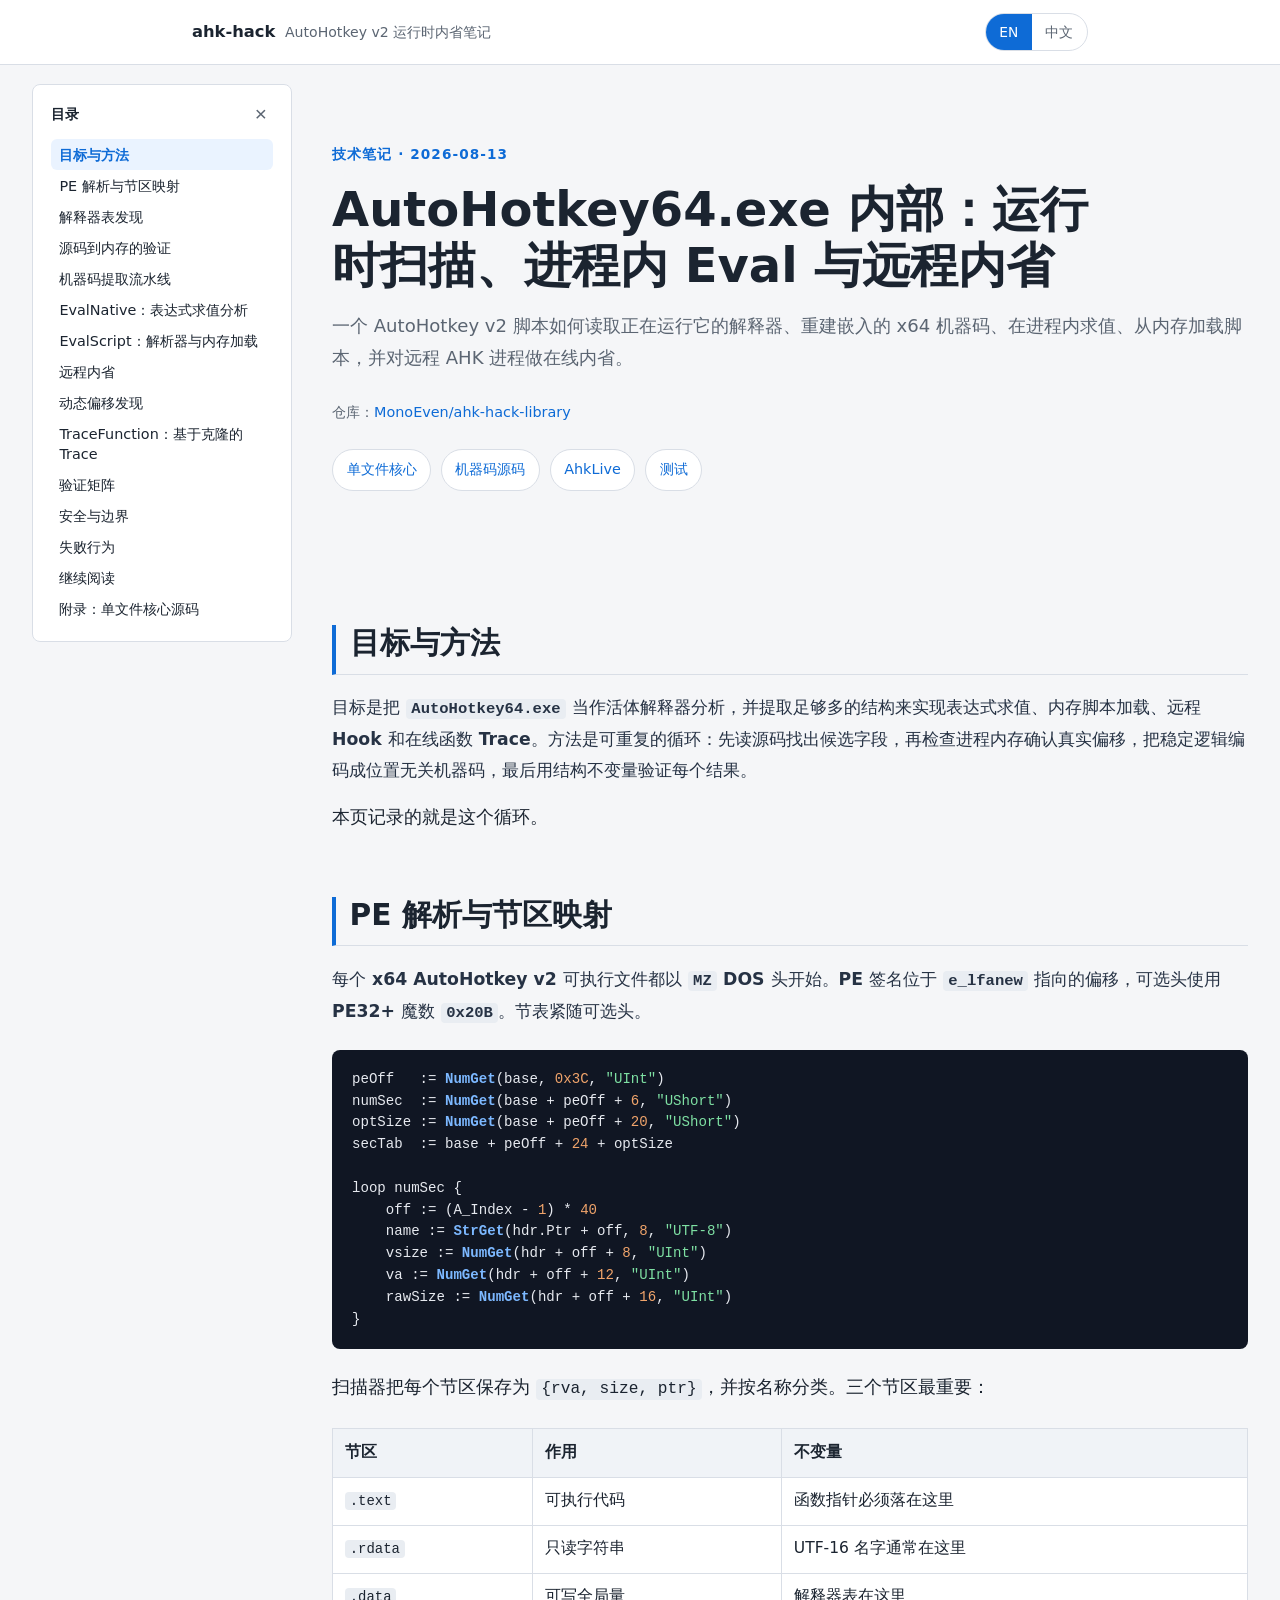
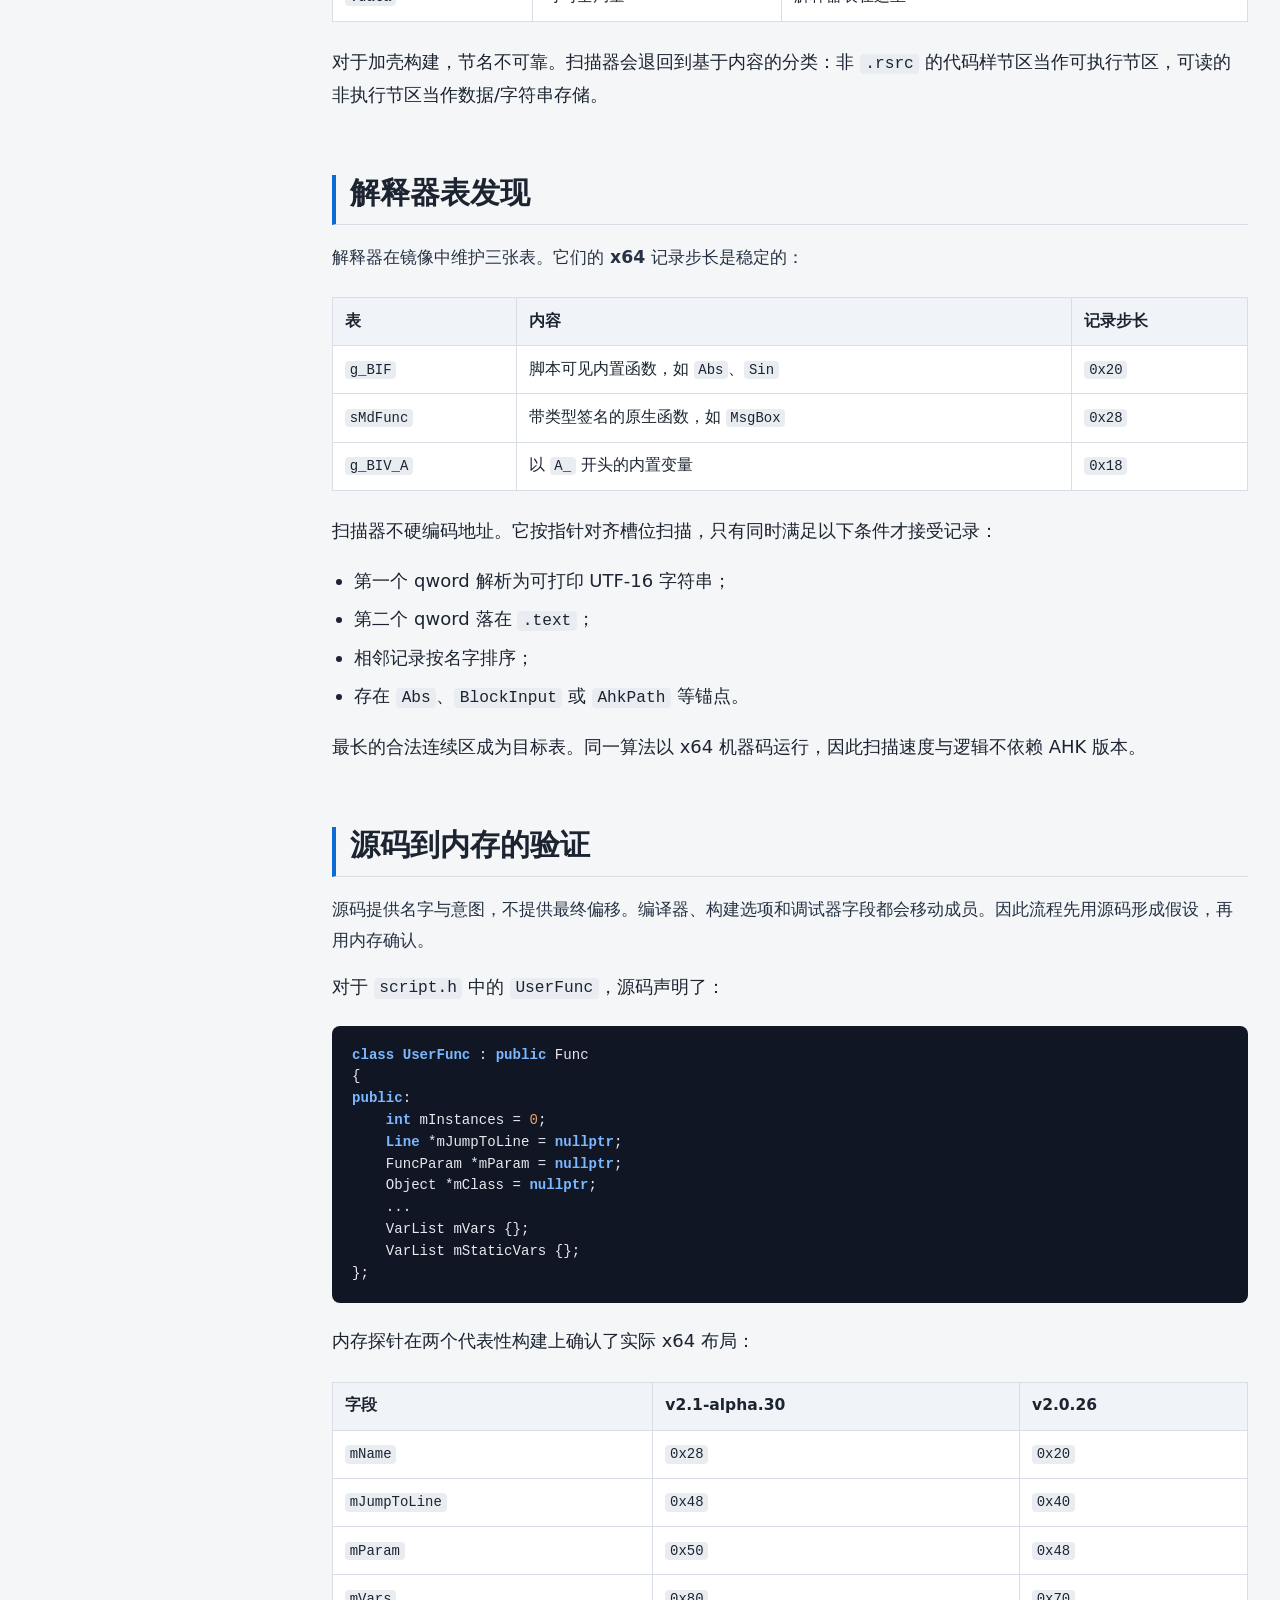
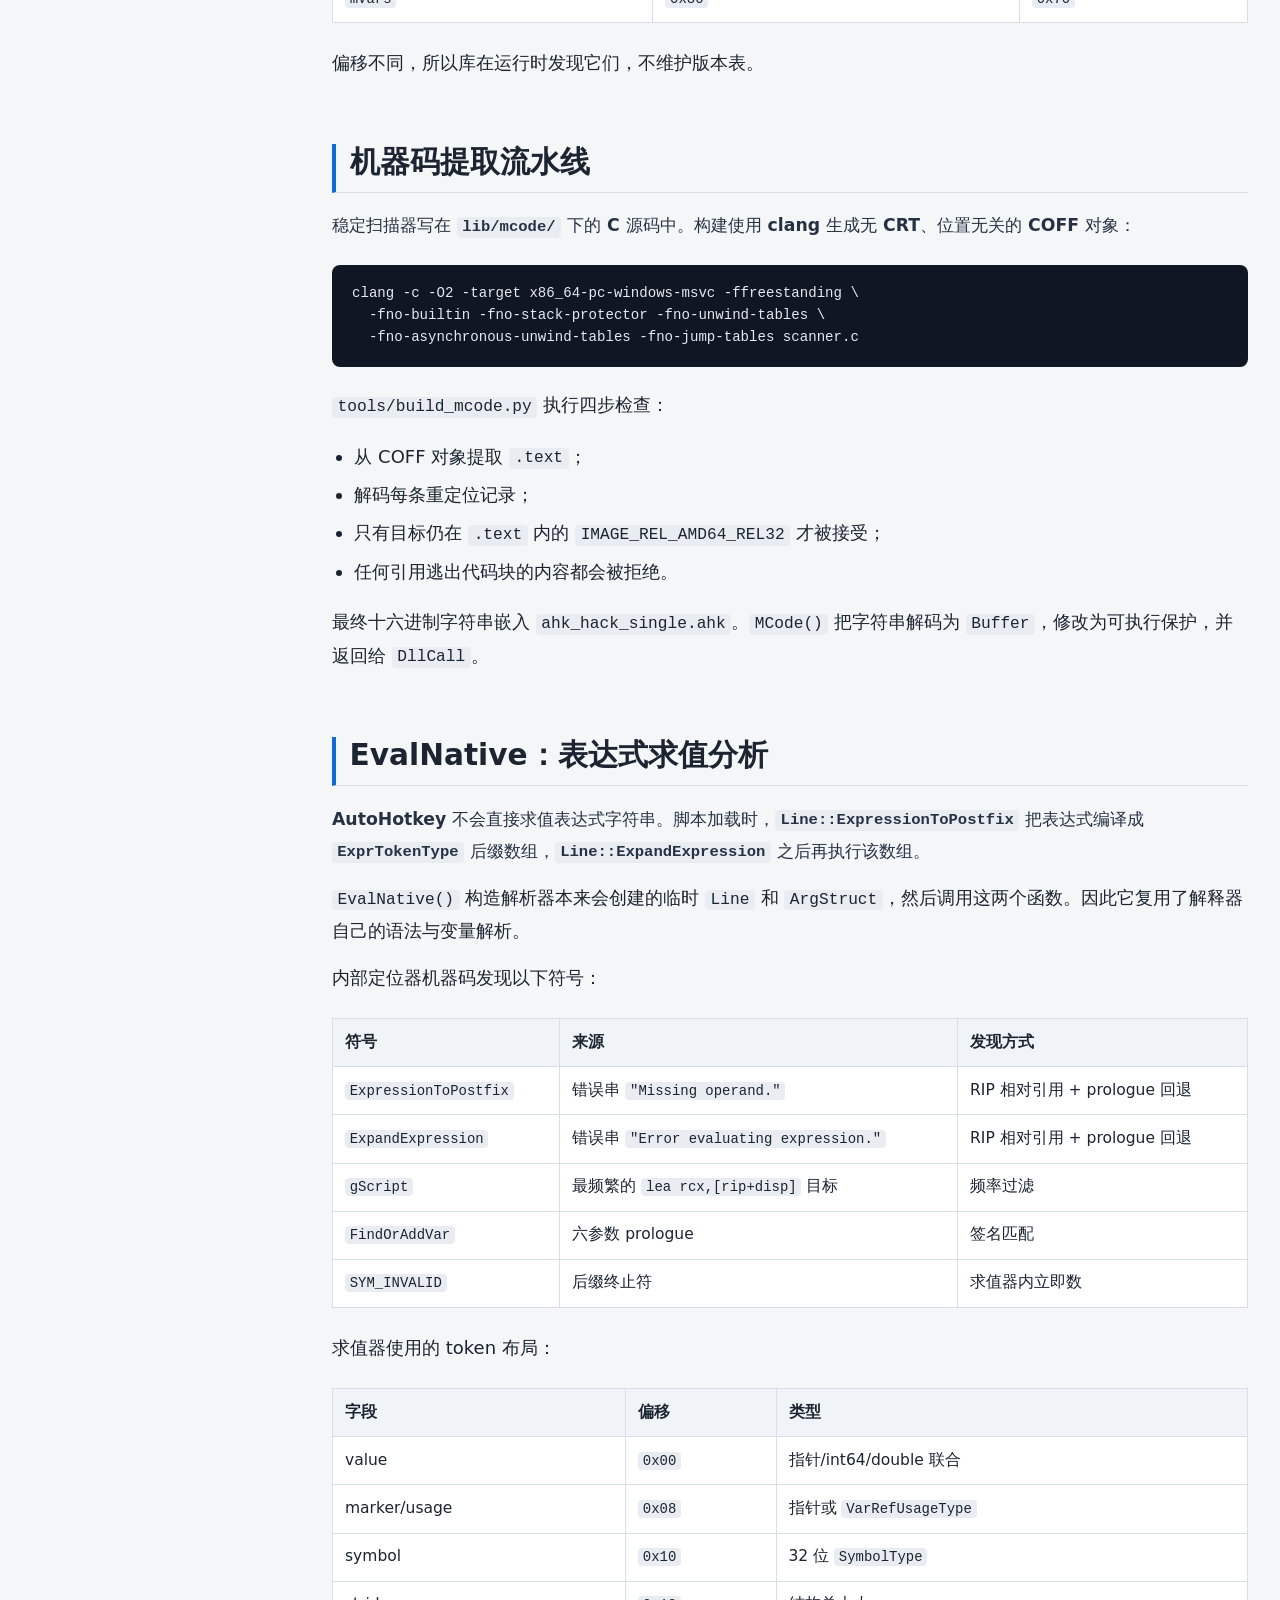
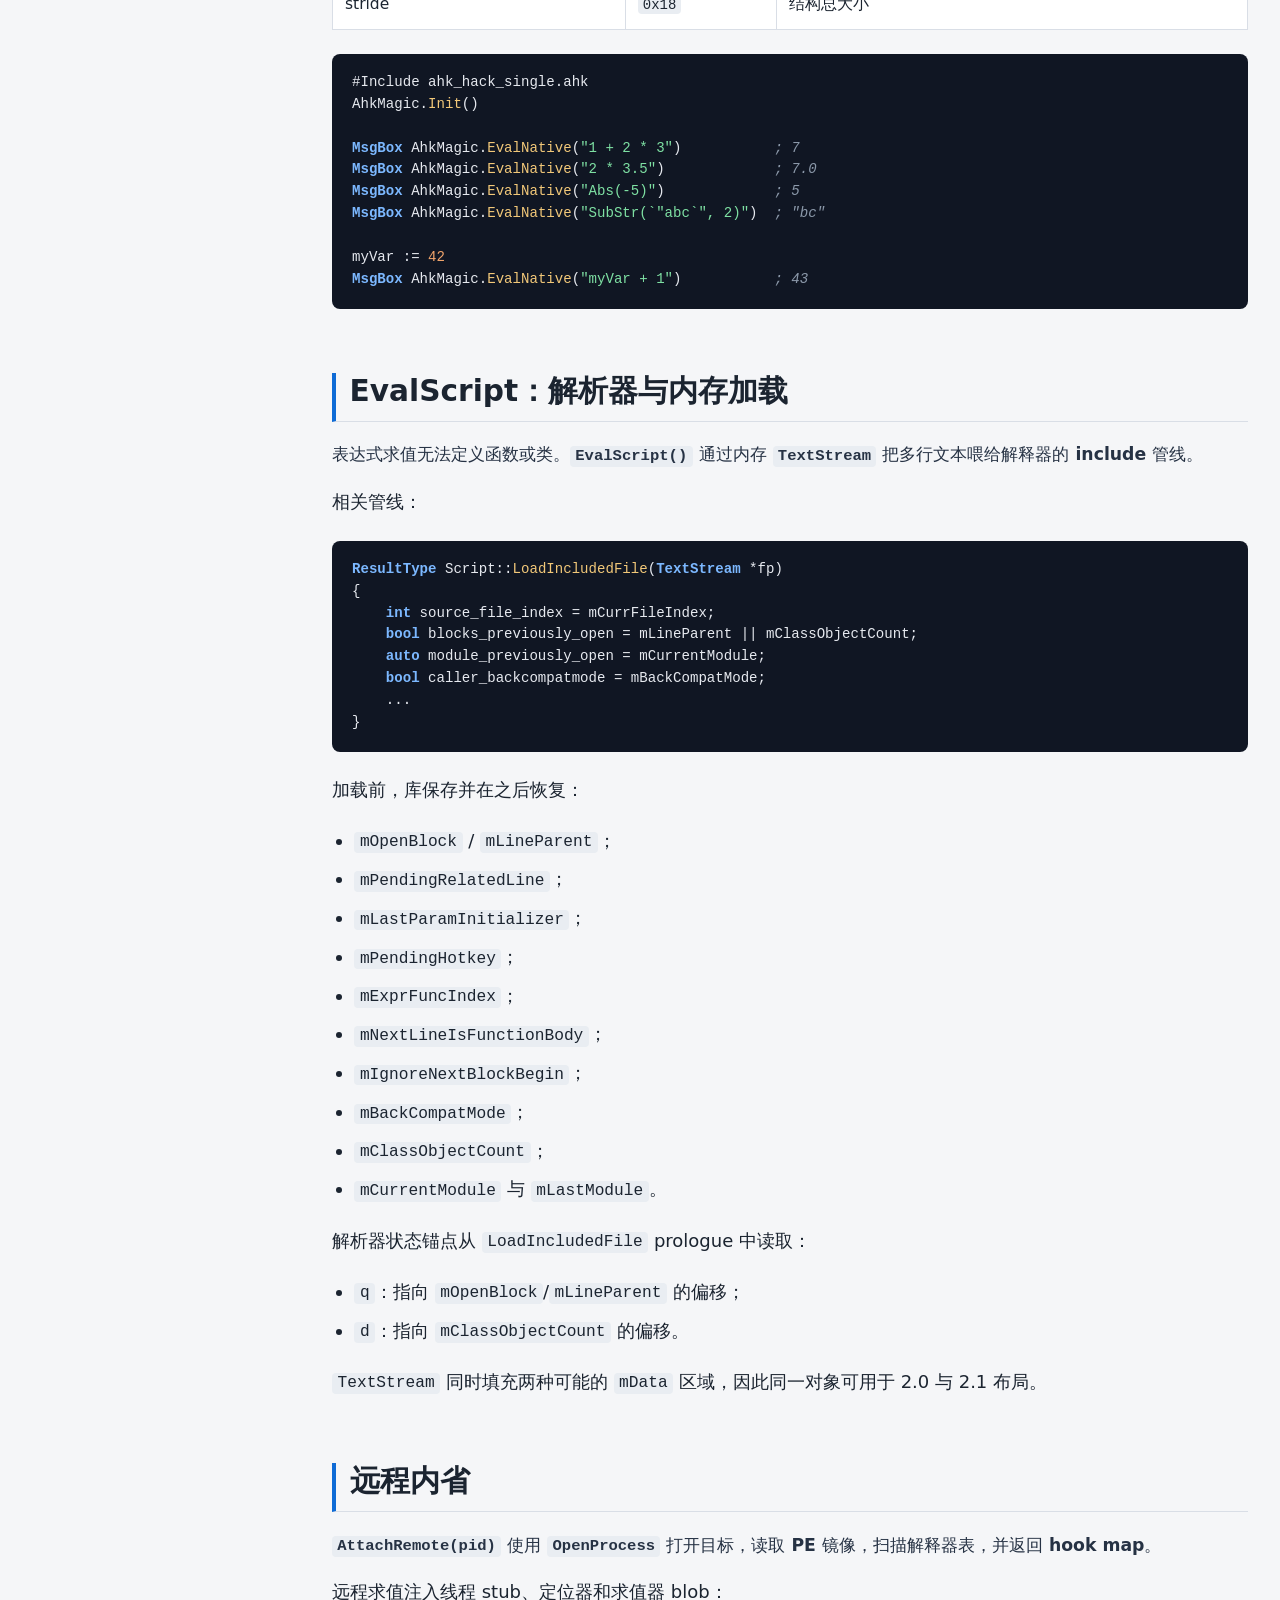
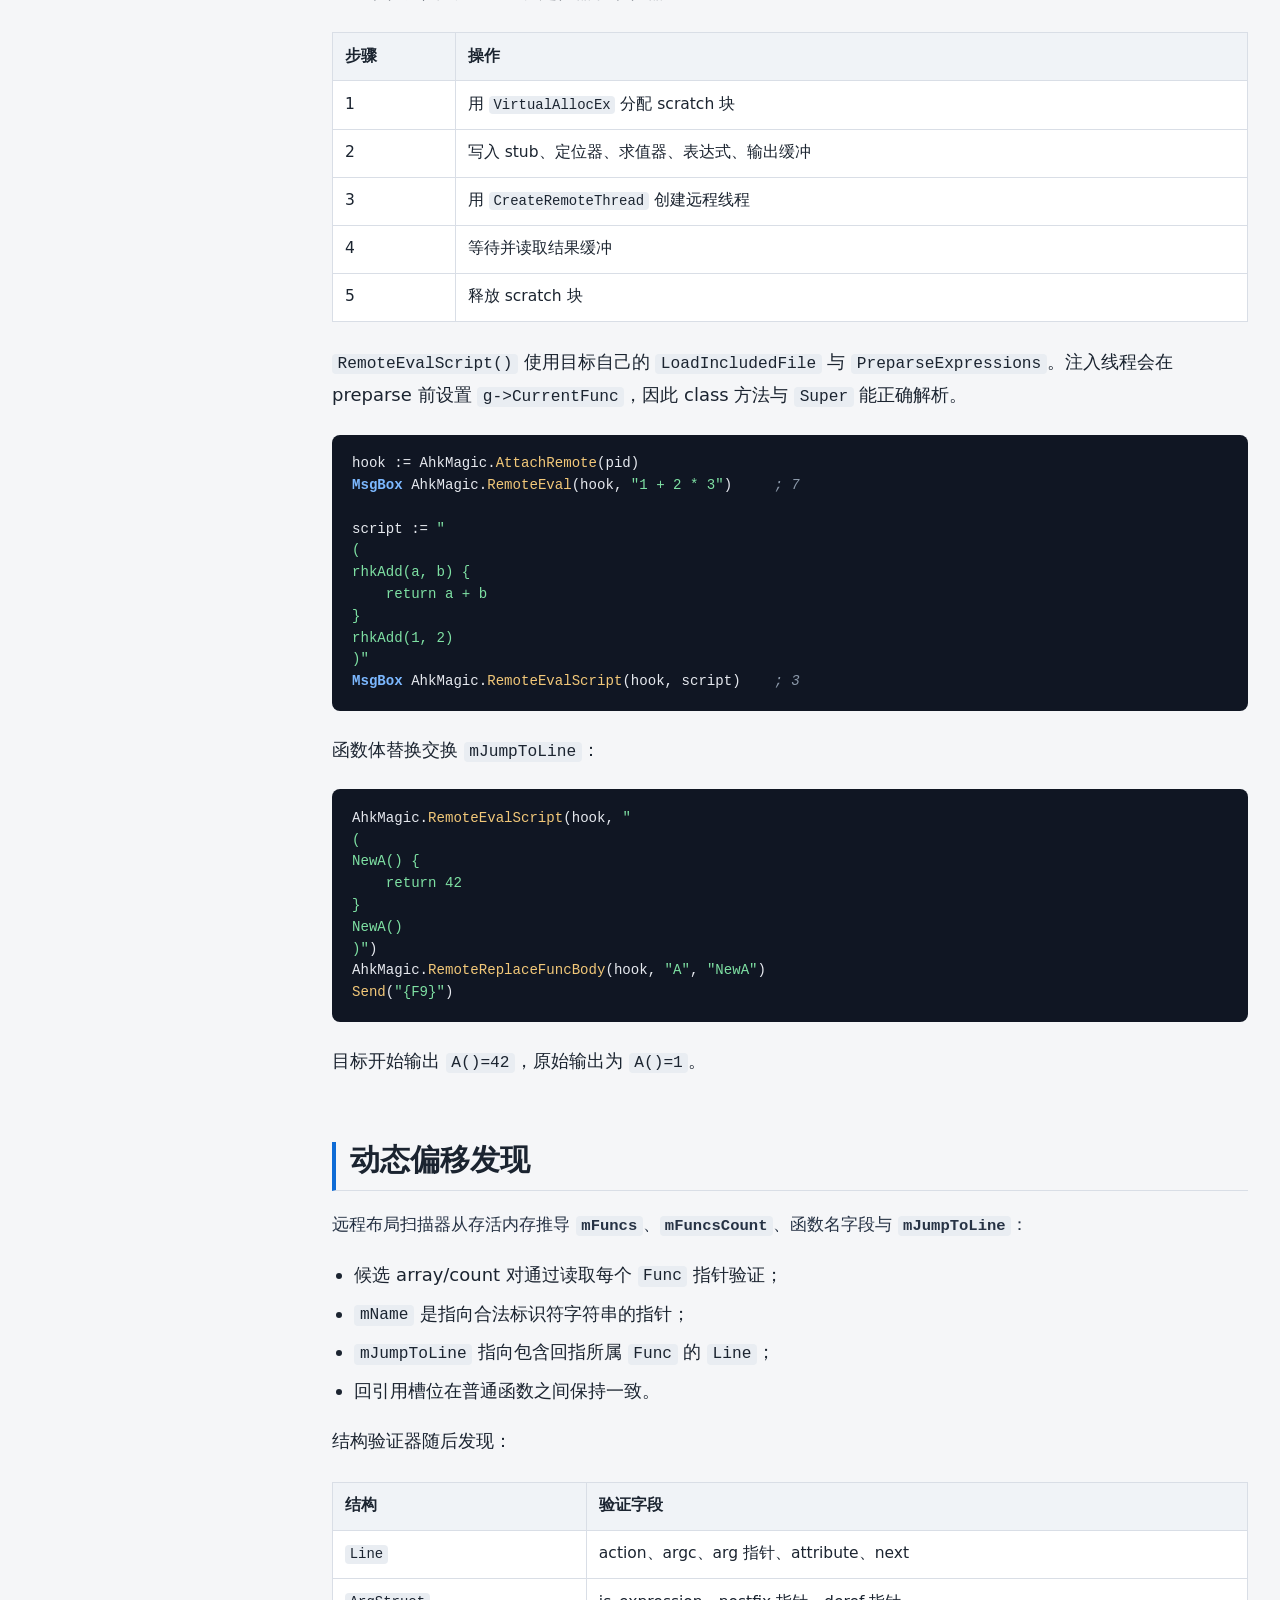
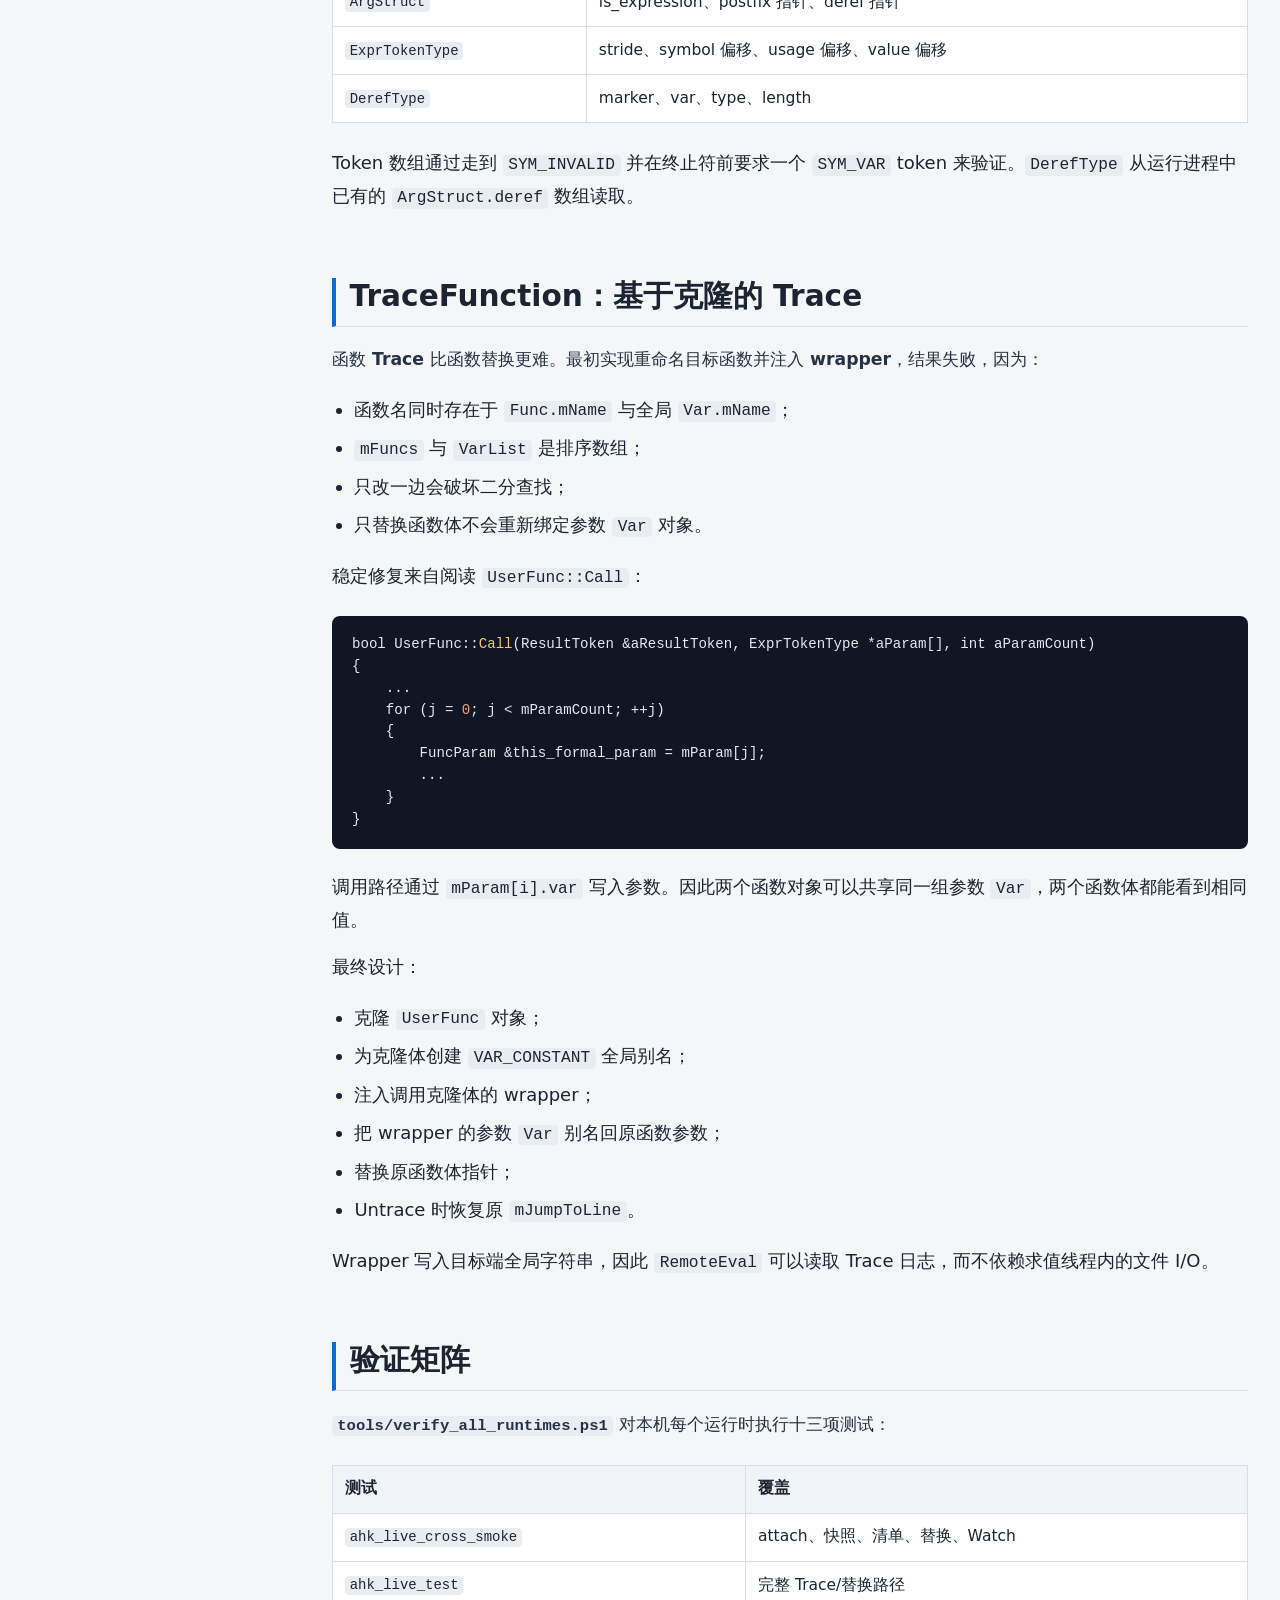
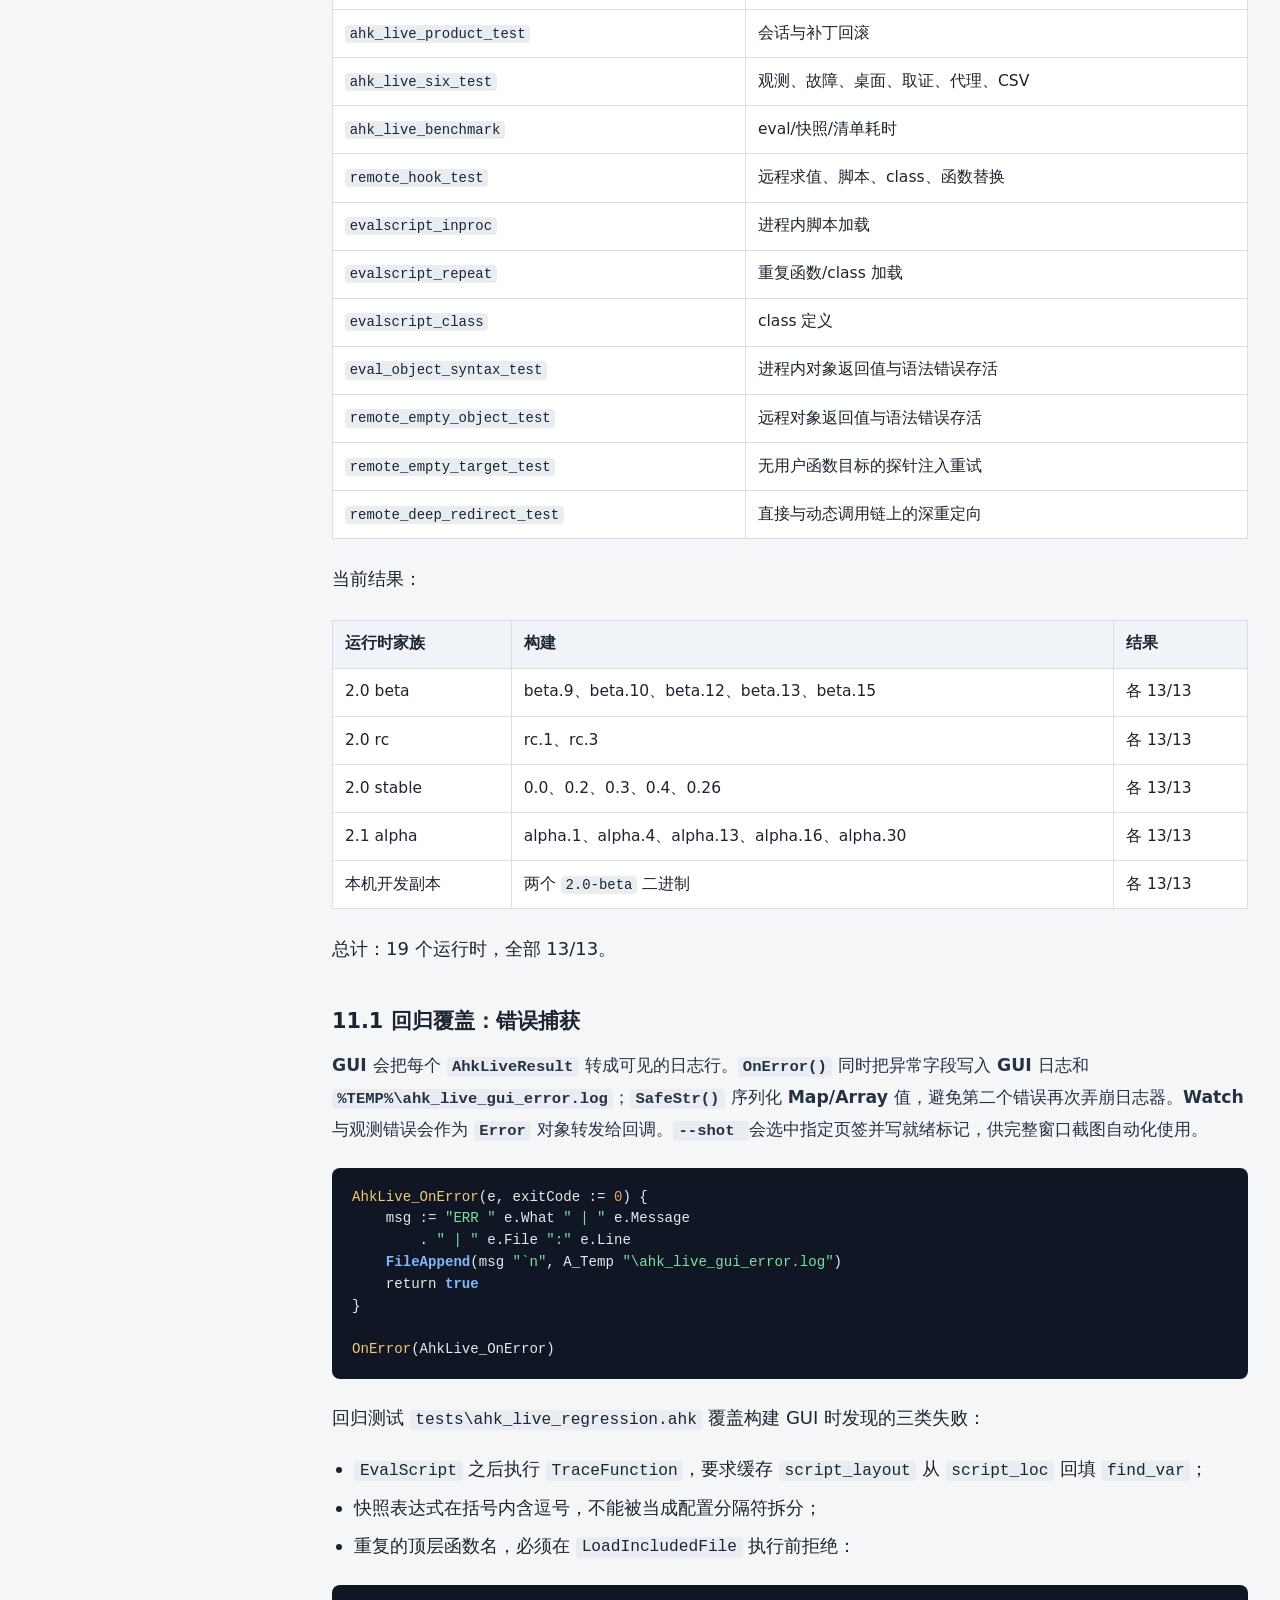
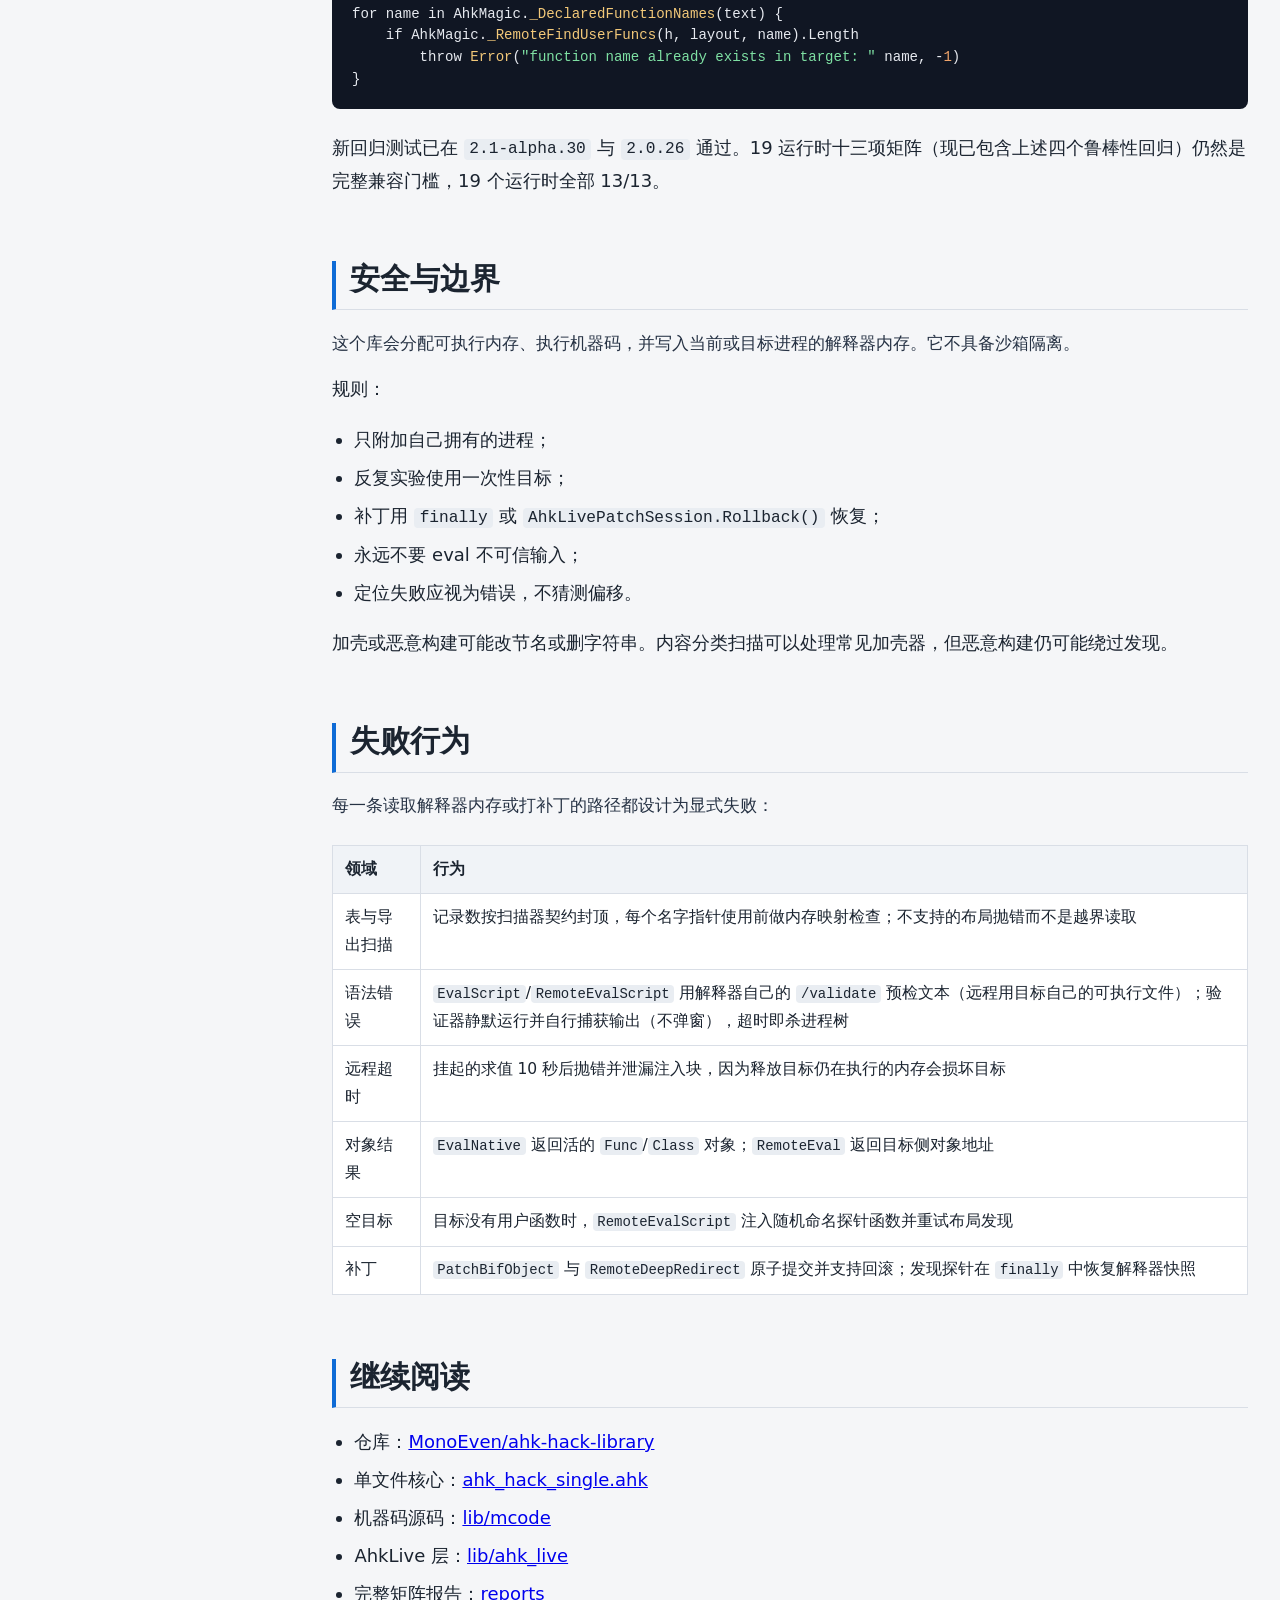
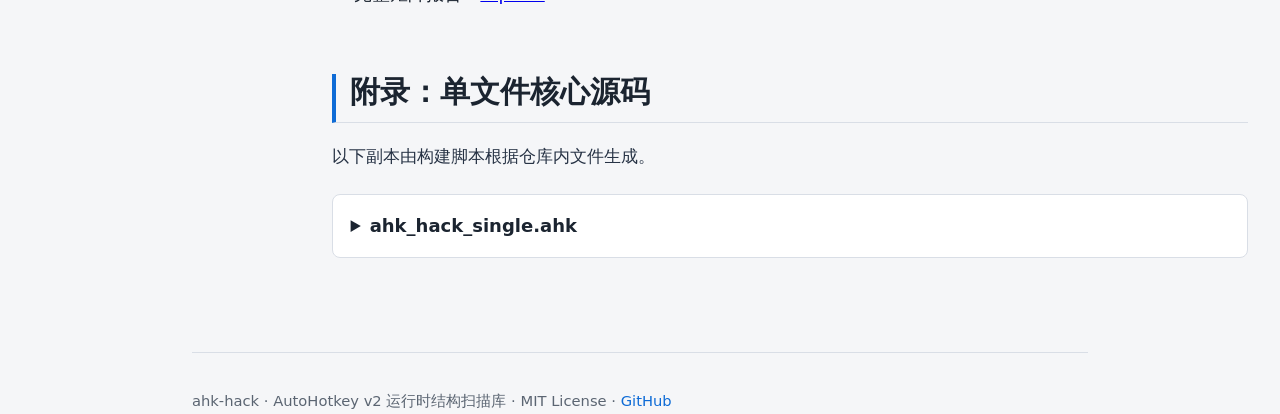
<file: docs/index.zh.html>
<!DOCTYPE html>
<html lang="zh">
<head>
  <meta charset="utf-8">
  <meta name="viewport" content="width=device-width, initial-scale=1">
  <title>AutoHotkey64.exe 内部 - ahk-hack</title>
  <meta name="description" content="一个 AutoHotkey v2 脚本如何读取正在运行它的解释器、重建嵌入的 x64 机器码、在进程内求值、从内存加载脚本，并对远程 AHK 进程做在线内省。">
  <link rel="stylesheet" href="style.css?v=6">
</head>
<body>
  <div class="progress" aria-hidden="true"></div>
  <header class="site-header">
    <div class="wrap">
      <div class="brand">
        <strong>ahk-hack</strong>
        <span>AutoHotkey v2 运行时内省笔记</span>
      </div>
      <nav class="lang-switch" aria-label="Language">
        <a class="active" href="index.html" lang="en">EN</a>
        <a href="index.zh.html" lang="zh">中文</a>
      </nav>
    </div>
  </header>

  <main class="layout wrap">
    <aside class="sidebar" id="sidebar">
      <div class="sidebar-head">
        <span>目录</span>
        <button type="button" id="sidebarClose" aria-label="Close sidebar">&times;</button>
      </div>
      <nav id="toc" aria-label="Table of contents">
        <ol>
<li><a href="#sec-1">目标与方法</a></li>
<li><a href="#sec-2">PE 解析与节区映射</a></li>
<li><a href="#sec-3">解释器表发现</a></li>
<li><a href="#sec-4">源码到内存的验证</a></li>
<li><a href="#sec-5">机器码提取流水线</a></li>
<li><a href="#sec-6">EvalNative：表达式求值分析</a></li>
<li><a href="#sec-7">EvalScript：解析器与内存加载</a></li>
<li><a href="#sec-8">远程内省</a></li>
<li><a href="#sec-9">动态偏移发现</a></li>
<li><a href="#sec-10">TraceFunction：基于克隆的 Trace</a></li>
<li><a href="#sec-11">验证矩阵</a></li>
<li><a href="#sec-12">安全与边界</a></li>
<li><a href="#sec-13">失败行为</a></li>
<li><a href="#sec-14">继续阅读</a></li><li><a href="#appendix">附录：单文件核心源码</a></li>
        </ol>
      </nav>
    </aside>
    <div class="content">
    <section class="hero">
      <div class="kicker">技术笔记 · 2026-08-13</div>
      <h1>AutoHotkey64.exe 内部：运行时扫描、进程内 Eval 与远程内省</h1>
      <p class="lede">一个 AutoHotkey v2 脚本如何读取正在运行它的解释器、重建嵌入的 x64 机器码、在进程内求值、从内存加载脚本，并对远程 AHK 进程做在线内省。</p>
      <p class="meta">仓库：<a href="https://github.com/MonoEven/ahk-hack-library">MonoEven/ahk-hack-library</a></p>
      <div class="links">
        <a href="https://raw.githubusercontent.com/MonoEven/ahk-hack-library/master/ahk_hack_single.ahk">单文件核心</a>
        <a href="https://github.com/MonoEven/ahk-hack-library/tree/master/lib/mcode">机器码源码</a>
        <a href="https://github.com/MonoEven/ahk-hack-library/tree/master/lib/ahk_live">AhkLive</a>
        <a href="https://github.com/MonoEven/ahk-hack-library/tree/master/tests">测试</a>
      </div>
    </section>

    <article>
<section id="sec-1"><h2>目标与方法</h2>
<p>目标是把 <code>AutoHotkey64.exe</code> 当作活体解释器分析，并提取足够多的结构来实现表达式求值、内存脚本加载、远程 Hook 和在线函数 Trace。方法是可重复的循环：先读源码找出候选字段，再检查进程内存确认真实偏移，把稳定逻辑编码成位置无关机器码，最后用结构不变量验证每个结果。</p>
<p>本页记录的就是这个循环。</p>
</section>
<section id="sec-2"><h2>PE 解析与节区映射</h2>
<p>每个 x64 AutoHotkey v2 可执行文件都以 <code>MZ</code> DOS 头开始。PE 签名位于 <code>e_lfanew</code> 指向的偏移，可选头使用 PE32+ 魔数 <code>0x20B</code>。节表紧随可选头。</p>
<pre class="lang-autohotkey"><code>peOff   := NumGet(base, 0x3C, &quot;UInt&quot;)
numSec  := NumGet(base + peOff + 6, &quot;UShort&quot;)
optSize := NumGet(base + peOff + 20, &quot;UShort&quot;)
secTab  := base + peOff + 24 + optSize

loop numSec {
    off := (A_Index - 1) * 40
    name := StrGet(hdr.Ptr + off, 8, &quot;UTF-8&quot;)
    vsize := NumGet(hdr + off + 8, &quot;UInt&quot;)
    va := NumGet(hdr + off + 12, &quot;UInt&quot;)
    rawSize := NumGet(hdr + off + 16, &quot;UInt&quot;)
}</code></pre>
<p>扫描器把每个节区保存为 <code>{rva, size, ptr}</code>，并按名称分类。三个节区最重要：</p>
<table><thead><tr><th>节区</th><th>作用</th><th>不变量</th></tr></thead><tbody><tr><td><code>.text</code></td><td>可执行代码</td><td>函数指针必须落在这里</td></tr><tr><td><code>.rdata</code></td><td>只读字符串</td><td>UTF-16 名字通常在这里</td></tr><tr><td><code>.data</code></td><td>可写全局量</td><td>解释器表在这里</td></tr></tbody></table>
<p>对于加壳构建，节名不可靠。扫描器会退回到基于内容的分类：非 <code>.rsrc</code> 的代码样节区当作可执行节区，可读的非执行节区当作数据/字符串存储。</p>
</section>
<section id="sec-3"><h2>解释器表发现</h2>
<p>解释器在镜像中维护三张表。它们的 x64 记录步长是稳定的：</p>
<table><thead><tr><th>表</th><th>内容</th><th>记录步长</th></tr></thead><tbody><tr><td><code>g_BIF</code></td><td>脚本可见内置函数，如 <code>Abs</code>、<code>Sin</code></td><td><code>0x20</code></td></tr><tr><td><code>sMdFunc</code></td><td>带类型签名的原生函数，如 <code>MsgBox</code></td><td><code>0x28</code></td></tr><tr><td><code>g_BIV_A</code></td><td>以 <code>A_</code> 开头的内置变量</td><td><code>0x18</code></td></tr></tbody></table>
<p>扫描器不硬编码地址。它按指针对齐槽位扫描，只有同时满足以下条件才接受记录：</p>
<ul>
<li>第一个 qword 解析为可打印 UTF-16 字符串；</li>
<li>第二个 qword 落在 <code>.text</code>；</li>
<li>相邻记录按名字排序；</li>
<li>存在 <code>Abs</code>、<code>BlockInput</code> 或 <code>AhkPath</code> 等锚点。</li>
</ul>
<p>最长的合法连续区成为目标表。同一算法以 x64 机器码运行，因此扫描速度与逻辑不依赖 AHK 版本。</p>
</section>
<section id="sec-4"><h2>源码到内存的验证</h2>
<p>源码提供名字与意图，不提供最终偏移。编译器、构建选项和调试器字段都会移动成员。因此流程先用源码形成假设，再用内存确认。</p>
<p>对于 <code>script.h</code> 中的 <code>UserFunc</code>，源码声明了：</p>
<pre class="lang-cpp"><code>class UserFunc : public Func
{
public:
    int mInstances = 0;
    Line *mJumpToLine = nullptr;
    FuncParam *mParam = nullptr;
    Object *mClass = nullptr;
    ...
    VarList mVars {};
    VarList mStaticVars {};
};</code></pre>
<p>内存探针在两个代表性构建上确认了实际 x64 布局：</p>
<table><thead><tr><th>字段</th><th>v2.1-alpha.30</th><th>v2.0.26</th></tr></thead><tbody><tr><td><code>mName</code></td><td><code>0x28</code></td><td><code>0x20</code></td></tr><tr><td><code>mJumpToLine</code></td><td><code>0x48</code></td><td><code>0x40</code></td></tr><tr><td><code>mParam</code></td><td><code>0x50</code></td><td><code>0x48</code></td></tr><tr><td><code>mVars</code></td><td><code>0x80</code></td><td><code>0x70</code></td></tr></tbody></table>
<p>偏移不同，所以库在运行时发现它们，不维护版本表。</p>
</section>
<section id="sec-5"><h2>机器码提取流水线</h2>
<p>稳定扫描器写在 <code>lib/mcode/</code> 下的 C 源码中。构建使用 clang 生成无 CRT、位置无关的 COFF 对象：</p>
<pre class="lang-text"><code>clang -c -O2 -target x86_64-pc-windows-msvc -ffreestanding \
  -fno-builtin -fno-stack-protector -fno-unwind-tables \
  -fno-asynchronous-unwind-tables -fno-jump-tables scanner.c</code></pre>
<p><code>tools/build_mcode.py</code> 执行四步检查：</p>
<ul>
<li>从 COFF 对象提取 <code>.text</code>；</li>
<li>解码每条重定位记录；</li>
<li>只有目标仍在 <code>.text</code> 内的 <code>IMAGE_REL_AMD64_REL32</code> 才被接受；</li>
<li>任何引用逃出代码块的内容都会被拒绝。</li>
</ul>
<p>最终十六进制字符串嵌入 <code>ahk_hack_single.ahk</code>。<code>MCode()</code> 把字符串解码为 <code>Buffer</code>，修改为可执行保护，并返回给 <code>DllCall</code>。</p>
</section>
<section id="sec-6"><h2>EvalNative：表达式求值分析</h2>
<p>AutoHotkey 不会直接求值表达式字符串。脚本加载时，<code>Line::ExpressionToPostfix</code> 把表达式编译成 <code>ExprTokenType</code> 后缀数组，<code>Line::ExpandExpression</code> 之后再执行该数组。</p>
<p><code>EvalNative()</code> 构造解析器本来会创建的临时 <code>Line</code> 和 <code>ArgStruct</code>，然后调用这两个函数。因此它复用了解释器自己的语法与变量解析。</p>
<p>内部定位器机器码发现以下符号：</p>
<table><thead><tr><th>符号</th><th>来源</th><th>发现方式</th></tr></thead><tbody><tr><td><code>ExpressionToPostfix</code></td><td>错误串 <code>"Missing operand."</code></td><td>RIP 相对引用 + prologue 回退</td></tr><tr><td><code>ExpandExpression</code></td><td>错误串 <code>"Error evaluating expression."</code></td><td>RIP 相对引用 + prologue 回退</td></tr><tr><td><code>gScript</code></td><td>最频繁的 <code>lea rcx,[rip+disp]</code> 目标</td><td>频率过滤</td></tr><tr><td><code>FindOrAddVar</code></td><td>六参数 prologue</td><td>签名匹配</td></tr><tr><td><code>SYM_INVALID</code></td><td>后缀终止符</td><td>求值器内立即数</td></tr></tbody></table>
<p>求值器使用的 token 布局：</p>
<table><thead><tr><th>字段</th><th>偏移</th><th>类型</th></tr></thead><tbody><tr><td>value</td><td><code>0x00</code></td><td>指针/int64/double 联合</td></tr><tr><td>marker/usage</td><td><code>0x08</code></td><td>指针或 <code>VarRefUsageType</code></td></tr><tr><td>symbol</td><td><code>0x10</code></td><td>32 位 <code>SymbolType</code></td></tr><tr><td>stride</td><td><code>0x18</code></td><td>结构总大小</td></tr></tbody></table>
<pre class="lang-autohotkey"><code>#Include ahk_hack_single.ahk
AhkMagic.Init()

MsgBox AhkMagic.EvalNative(&quot;1 + 2 * 3&quot;)           ; 7
MsgBox AhkMagic.EvalNative(&quot;2 * 3.5&quot;)             ; 7.0
MsgBox AhkMagic.EvalNative(&quot;Abs(-5)&quot;)             ; 5
MsgBox AhkMagic.EvalNative(&quot;SubStr(`&quot;abc`&quot;, 2)&quot;)  ; &quot;bc&quot;

myVar := 42
MsgBox AhkMagic.EvalNative(&quot;myVar + 1&quot;)           ; 43</code></pre>
</section>
<section id="sec-7"><h2>EvalScript：解析器与内存加载</h2>
<p>表达式求值无法定义函数或类。<code>EvalScript()</code> 通过内存 <code>TextStream</code> 把多行文本喂给解释器的 include 管线。</p>
<p>相关管线：</p>
<pre class="lang-cpp"><code>ResultType Script::LoadIncludedFile(TextStream *fp)
{
    int source_file_index = mCurrFileIndex;
    bool blocks_previously_open = mLineParent || mClassObjectCount;
    auto module_previously_open = mCurrentModule;
    bool caller_backcompatmode = mBackCompatMode;
    ...
}</code></pre>
<p>加载前，库保存并在之后恢复：</p>
<ul>
<li><code>mOpenBlock</code> / <code>mLineParent</code>；</li>
<li><code>mPendingRelatedLine</code>；</li>
<li><code>mLastParamInitializer</code>；</li>
<li><code>mPendingHotkey</code>；</li>
<li><code>mExprFuncIndex</code>；</li>
<li><code>mNextLineIsFunctionBody</code>；</li>
<li><code>mIgnoreNextBlockBegin</code>；</li>
<li><code>mBackCompatMode</code>；</li>
<li><code>mClassObjectCount</code>；</li>
<li><code>mCurrentModule</code> 与 <code>mLastModule</code>。</li>
</ul>
<p>解析器状态锚点从 <code>LoadIncludedFile</code> prologue 中读取：</p>
<ul>
<li><code>q</code>：指向 <code>mOpenBlock</code>/<code>mLineParent</code> 的偏移；</li>
<li><code>d</code>：指向 <code>mClassObjectCount</code> 的偏移。</li>
</ul>
<p><code>TextStream</code> 同时填充两种可能的 <code>mData</code> 区域，因此同一对象可用于 2.0 与 2.1 布局。</p>
</section>
<section id="sec-8"><h2>远程内省</h2>
<p><code>AttachRemote(pid)</code> 使用 <code>OpenProcess</code> 打开目标，读取 PE 镜像，扫描解释器表，并返回 hook map。</p>
<p>远程求值注入线程 stub、定位器和求值器 blob：</p>
<table><thead><tr><th>步骤</th><th>操作</th></tr></thead><tbody><tr><td>1</td><td>用 <code>VirtualAllocEx</code> 分配 scratch 块</td></tr><tr><td>2</td><td>写入 stub、定位器、求值器、表达式、输出缓冲</td></tr><tr><td>3</td><td>用 <code>CreateRemoteThread</code> 创建远程线程</td></tr><tr><td>4</td><td>等待并读取结果缓冲</td></tr><tr><td>5</td><td>释放 scratch 块</td></tr></tbody></table>
<p><code>RemoteEvalScript()</code> 使用目标自己的 <code>LoadIncludedFile</code> 与 <code>PreparseExpressions</code>。注入线程会在 preparse 前设置 <code>g->CurrentFunc</code>，因此 class 方法与 <code>Super</code> 能正确解析。</p>
<pre class="lang-autohotkey"><code>hook := AhkMagic.AttachRemote(pid)
MsgBox AhkMagic.RemoteEval(hook, &quot;1 + 2 * 3&quot;)     ; 7

script := &quot;
(
rhkAdd(a, b) {
    return a + b
}
rhkAdd(1, 2)
)&quot;
MsgBox AhkMagic.RemoteEvalScript(hook, script)    ; 3</code></pre>
<p>函数体替换交换 <code>mJumpToLine</code>：</p>
<pre class="lang-autohotkey"><code>AhkMagic.RemoteEvalScript(hook, &quot;
(
NewA() {
    return 42
}
NewA()
)&quot;)
AhkMagic.RemoteReplaceFuncBody(hook, &quot;A&quot;, &quot;NewA&quot;)
Send(&quot;{F9}&quot;)</code></pre>
<p>目标开始输出 <code>A()=42</code>，原始输出为 <code>A()=1</code>。</p>
</section>
<section id="sec-9"><h2>动态偏移发现</h2>
<p>远程布局扫描器从存活内存推导 <code>mFuncs</code>、<code>mFuncsCount</code>、函数名字段与 <code>mJumpToLine</code>：</p>
<ul>
<li>候选 array/count 对通过读取每个 <code>Func</code> 指针验证；</li>
<li><code>mName</code> 是指向合法标识符字符串的指针；</li>
<li><code>mJumpToLine</code> 指向包含回指所属 <code>Func</code> 的 <code>Line</code>；</li>
<li>回引用槽位在普通函数之间保持一致。</li>
</ul>
<p>结构验证器随后发现：</p>
<table><thead><tr><th>结构</th><th>验证字段</th></tr></thead><tbody><tr><td><code>Line</code></td><td>action、argc、arg 指针、attribute、next</td></tr><tr><td><code>ArgStruct</code></td><td>is_expression、postfix 指针、deref 指针</td></tr><tr><td><code>ExprTokenType</code></td><td>stride、symbol 偏移、usage 偏移、value 偏移</td></tr><tr><td><code>DerefType</code></td><td>marker、var、type、length</td></tr></tbody></table>
<p>Token 数组通过走到 <code>SYM_INVALID</code> 并在终止符前要求一个 <code>SYM_VAR</code> token 来验证。<code>DerefType</code> 从运行进程中已有的 <code>ArgStruct.deref</code> 数组读取。</p>
</section>
<section id="sec-10"><h2>TraceFunction：基于克隆的 Trace</h2>
<p>函数 Trace 比函数替换更难。最初实现重命名目标函数并注入 wrapper，结果失败，因为：</p>
<ul>
<li>函数名同时存在于 <code>Func.mName</code> 与全局 <code>Var.mName</code>；</li>
<li><code>mFuncs</code> 与 <code>VarList</code> 是排序数组；</li>
<li>只改一边会破坏二分查找；</li>
<li>只替换函数体不会重新绑定参数 <code>Var</code> 对象。</li>
</ul>
<p>稳定修复来自阅读 <code>UserFunc::Call</code>：</p>
<pre class="lang-cpp"><code>bool UserFunc::Call(ResultToken &amp;aResultToken, ExprTokenType *aParam[], int aParamCount)
{
    ...
    for (j = 0; j &lt; mParamCount; ++j)
    {
        FuncParam &amp;this_formal_param = mParam[j];
        ...
    }
}</code></pre>
<p>调用路径通过 <code>mParam[i].var</code> 写入参数。因此两个函数对象可以共享同一组参数 <code>Var</code>，两个函数体都能看到相同值。</p>
<p>最终设计：</p>
<ul>
<li>克隆 <code>UserFunc</code> 对象；</li>
<li>为克隆体创建 <code>VAR_CONSTANT</code> 全局别名；</li>
<li>注入调用克隆体的 wrapper；</li>
<li>把 wrapper 的参数 <code>Var</code> 别名回原函数参数；</li>
<li>替换原函数体指针；</li>
<li>Untrace 时恢复原 <code>mJumpToLine</code>。</li>
</ul>
<p>Wrapper 写入目标端全局字符串，因此 <code>RemoteEval</code> 可以读取 Trace 日志，而不依赖求值线程内的文件 I/O。</p>
</section>
<section id="sec-11"><h2>验证矩阵</h2>
<p><code>tools/verify_all_runtimes.ps1</code> 对本机每个运行时执行十三项测试：</p>
<table><thead><tr><th>测试</th><th>覆盖</th></tr></thead><tbody><tr><td><code>ahk_live_cross_smoke</code></td><td>attach、快照、清单、替换、Watch</td></tr><tr><td><code>ahk_live_test</code></td><td>完整 Trace/替换路径</td></tr><tr><td><code>ahk_live_product_test</code></td><td>会话与补丁回滚</td></tr><tr><td><code>ahk_live_six_test</code></td><td>观测、故障、桌面、取证、代理、CSV</td></tr><tr><td><code>ahk_live_benchmark</code></td><td>eval/快照/清单耗时</td></tr><tr><td><code>remote_hook_test</code></td><td>远程求值、脚本、class、函数替换</td></tr><tr><td><code>evalscript_inproc</code></td><td>进程内脚本加载</td></tr><tr><td><code>evalscript_repeat</code></td><td>重复函数/class 加载</td></tr><tr><td><code>evalscript_class</code></td><td>class 定义</td></tr><tr><td><code>eval_object_syntax_test</code></td><td>进程内对象返回值与语法错误存活</td></tr><tr><td><code>remote_empty_object_test</code></td><td>远程对象返回值与语法错误存活</td></tr><tr><td><code>remote_empty_target_test</code></td><td>无用户函数目标的探针注入重试</td></tr><tr><td><code>remote_deep_redirect_test</code></td><td>直接与动态调用链上的深重定向</td></tr></tbody></table>
<p>当前结果：</p>
<table><thead><tr><th>运行时家族</th><th>构建</th><th>结果</th></tr></thead><tbody><tr><td>2.0 beta</td><td>beta.9、beta.10、beta.12、beta.13、beta.15</td><td>各 13/13</td></tr><tr><td>2.0 rc</td><td>rc.1、rc.3</td><td>各 13/13</td></tr><tr><td>2.0 stable</td><td>0.0、0.2、0.3、0.4、0.26</td><td>各 13/13</td></tr><tr><td>2.1 alpha</td><td>alpha.1、alpha.4、alpha.13、alpha.16、alpha.30</td><td>各 13/13</td></tr><tr><td>本机开发副本</td><td>两个 <code>2.0-beta</code> 二进制</td><td>各 13/13</td></tr></tbody></table>
<p>总计：19 个运行时，全部 13/13。</p>
<h3>11.1 回归覆盖：错误捕获</h3>
<p>GUI 会把每个 <code>AhkLiveResult</code> 转成可见的日志行。<code>OnError()</code> 同时把异常字段写入 GUI 日志和 <code>%TEMP%\ahk_live_gui_error.log</code>；<code>SafeStr()</code> 序列化 Map/Array 值，避免第二个错误再次弄崩日志器。Watch 与观测错误会作为 <code>Error</code> 对象转发给回调。<code>--shot <pid> <tab></code> 会选中指定页签并写就绪标记，供完整窗口截图自动化使用。</p>
<pre class="lang-autohotkey"><code>AhkLive_OnError(e, exitCode := 0) {
    msg := &quot;ERR &quot; e.What &quot; | &quot; e.Message
        . &quot; | &quot; e.File &quot;:&quot; e.Line
    FileAppend(msg &quot;`n&quot;, A_Temp &quot;\ahk_live_gui_error.log&quot;)
    return true
}

OnError(AhkLive_OnError)</code></pre>
<p>回归测试 <code>tests\ahk_live_regression.ahk</code> 覆盖构建 GUI 时发现的三类失败：</p>
<ul>
<li><code>EvalScript</code> 之后执行 <code>TraceFunction</code>，要求缓存 <code>script_layout</code> 从 <code>script_loc</code> 回填 <code>find_var</code>；</li>
<li>快照表达式在括号内含逗号，不能被当成配置分隔符拆分；</li>
<li>重复的顶层函数名，必须在 <code>LoadIncludedFile</code> 执行前拒绝：</li>
</ul>
<pre class="lang-autohotkey"><code>for name in AhkMagic._DeclaredFunctionNames(text) {
    if AhkMagic._RemoteFindUserFuncs(h, layout, name).Length
        throw Error(&quot;function name already exists in target: &quot; name, -1)
}</code></pre>
<p>新回归测试已在 <code>2.1-alpha.30</code> 与 <code>2.0.26</code> 通过。19 运行时十三项矩阵（现已包含上述四个鲁棒性回归）仍然是完整兼容门槛，19 个运行时全部 13/13。</p>
</section>
<section id="sec-12"><h2>安全与边界</h2>
<p>这个库会分配可执行内存、执行机器码，并写入当前或目标进程的解释器内存。它不具备沙箱隔离。</p>
<p>规则：</p>
<ul>
<li>只附加自己拥有的进程；</li>
<li>反复实验使用一次性目标；</li>
<li>补丁用 <code>finally</code> 或 <code>AhkLivePatchSession.Rollback()</code> 恢复；</li>
<li>永远不要 eval 不可信输入；</li>
<li>定位失败应视为错误，不猜测偏移。</li>
</ul>
<p>加壳或恶意构建可能改节名或删字符串。内容分类扫描可以处理常见加壳器，但恶意构建仍可能绕过发现。</p>
</section>
<section id="sec-13"><h2>失败行为</h2>
<p>每一条读取解释器内存或打补丁的路径都设计为显式失败：</p>
<table><thead><tr><th>领域</th><th>行为</th></tr></thead><tbody><tr><td>表与导出扫描</td><td>记录数按扫描器契约封顶，每个名字指针使用前做内存映射检查；不支持的布局抛错而不是越界读取</td></tr><tr><td>语法错误</td><td><code>EvalScript</code>/<code>RemoteEvalScript</code> 用解释器自己的 <code>/validate</code> 预检文本（远程用目标自己的可执行文件）；验证器静默运行并自行捕获输出（不弹窗），超时即杀进程树</td></tr><tr><td>远程超时</td><td>挂起的求值 10 秒后抛错并泄漏注入块，因为释放目标仍在执行的内存会损坏目标</td></tr><tr><td>对象结果</td><td><code>EvalNative</code> 返回活的 <code>Func</code>/<code>Class</code> 对象；<code>RemoteEval</code> 返回目标侧对象地址</td></tr><tr><td>空目标</td><td>目标没有用户函数时，<code>RemoteEvalScript</code> 注入随机命名探针函数并重试布局发现</td></tr><tr><td>补丁</td><td><code>PatchBifObject</code> 与 <code>RemoteDeepRedirect</code> 原子提交并支持回滚；发现探针在 <code>finally</code> 中恢复解释器快照</td></tr></tbody></table>
</section>
<section id="sec-14"><h2>继续阅读</h2>
<ul>
<li>仓库：<a href="https://github.com/MonoEven/ahk-hack-library">MonoEven/ahk-hack-library</a></li>
<li>单文件核心：<a href="https://raw.githubusercontent.com/MonoEven/ahk-hack-library/master/ahk_hack_single.ahk">ahk_hack_single.ahk</a></li>
<li>机器码源码：<a href="https://github.com/MonoEven/ahk-hack-library/tree/master/lib/mcode">lib/mcode</a></li>
<li>AhkLive 层：<a href="https://github.com/MonoEven/ahk-hack-library/tree/master/lib/ahk_live">lib/ahk_live</a></li>
<li>完整矩阵报告：<a href="https://github.com/MonoEven/ahk-hack-library/tree/master/reports">reports</a></li>
</ul>
</section>
      <section id="appendix">
        <h2>附录：单文件核心源码</h2>
        <p>以下副本由构建脚本根据仓库内文件生成。</p>
        <details>
          <summary>ahk_hack_single.ahk</summary>
          <pre><code>; ahk-hack standalone core.
;
; One-file AutoHotkey v2 scanner for AutoHotkey executables.  Copy this file
; anywhere and #Include it, or run ahk_hack_demo.ahk for a self-test.
; The x64 blob below is generated from lib/mcode/scanner.c by
; tools/build_mcode.py; it locates g_BIF, sMdFunc and g_BIV_A inside the
; running interpreter and copies entry metadata into a caller buffer.
MC_REMOTE_CALL_STUB_X64 := &quot;564883ec304889ce0f1041284c8b49204c8b4118488b4908488b56100f11442420ff1689463831c04883c4305ec3&quot;
MC_REMOTE_EVAL_STUB_X64 := &quot;[base64]&quot;
MC_PE_EXPORT_SCANNER_X64 := &quot;[base64]&quot;
MC_BIF_SCANNER_X64 := &quot;[base64]&quot;


; Decode a raw hex machine-code blob and return an executable Buffer.
MCode(hex) {
    size := StrLen(hex) // 2
    buf := Buffer(size)
    loop size {
        byte := Integer(&quot;0x&quot; SubStr(hex, 2 * A_Index - 1, 2))
        NumPut(&quot;UChar&quot;, byte, buf, A_Index - 1)
    }
    oldProtect := 0
    if !DllCall(&quot;VirtualProtect&quot;, &quot;Ptr&quot;, buf.Ptr, &quot;UPtr&quot;, size, &quot;UInt&quot;, 0x40, &quot;UInt*&quot;, oldProtect)
        throw Error(&quot;VirtualProtect failed&quot;, -1)
    return buf
}


class AhkMagic {
    static scanner := 0
    static exportScanner := 0
    static inprocEval := 0
    static memScriptLoader := 0
    static internalLocator := 0
    static internalLocated := false
    static evalScriptLocated := false
    static evalLayoutLocated := false
    static evalMFuncsOff := 0
    static evalMFuncsCountOff := 0
    static evalMLastLineOff := 0
    static evalMJumpLineOff := 0
    static evalCurrOff := 0
    static evalStructOffsets := 0
    static evalLayoutArr := 0
    static evalParserLocated := false
    static evalParser := Map()
    static evalPreparse := 0
    static evalPreprocess := 0
    static evalOpenInclude := 0
    static evalLoadTs := 0
    static evalSrcCount := 0
    static evalGptr := 0
    static exprToPostfix := 0
    static expandSingleArg := 0
    static currLineSlot := 0
    static crtFree := 0
    static gScript := 0
    static finalizeExpr := 0
    static findOrAddVar := 0
    static symInvalid := 73
    static moduleBase := 0
    static bifTablePtr := 0
    static bifCount := 0
    static bifStride := 0
    static mdfuncTablePtr := 0
    static mdfuncCount := 0
    static mdfuncStride := 0
    static bivTablePtr := 0
    static bivCount := 0
    static bivStride := 0
    static bif := Map()
    static mdfunc := Map()
    static biv := Map()

    static Init() {
        if AhkMagic.scanner
            return
        if A_PtrSize != 8
            throw Error(&quot;this mcode blob is x64 only&quot;, -1)
        try {
            AhkMagic._InitTables()
        } catch as e {
            ; A half-initialized state would make later calls fail with
            ; misleading errors; reset so Init can be retried cleanly.
            AhkMagic.scanner := 0
            AhkMagic.bif.Clear()
            AhkMagic.mdfunc.Clear()
            AhkMagic.biv.Clear()
            throw e
        }
    }

    ; Parse the scanner output into bif/mdfunc/biv maps.  The scanner copies
    ; at most 512/512/256 entries into the 64 KiB output buffer; larger
    ; tables are an explicit unsupported-layout error, never a silent read.
    static _InitTables() {
        AhkMagic.scanner := MCode(MC_BIF_SCANNER_X64)
        AhkMagic.moduleBase := DllCall(&quot;GetModuleHandle&quot;, &quot;Str&quot;, A_AhkPath, &quot;Ptr&quot;)
        if !AhkMagic.moduleBase
            throw Error(&quot;GetModuleHandle failed&quot;, -1)

        out := Buffer(64 * 1024)
        rc := DllCall(AhkMagic.scanner.Ptr, &quot;Ptr&quot;, AhkMagic.moduleBase, &quot;Ptr&quot;, out.Ptr, &quot;Int&quot;)
        if rc != 0
            throw Error(&quot;AhkScanTables failed with rc=&quot; rc, -1)

        AhkMagic.bifTablePtr := NumGet(out, 0, &quot;Ptr&quot;)
        AhkMagic.bifCount := NumGet(out, 8, &quot;Int64&quot;)
        AhkMagic.bifStride := NumGet(out, 16, &quot;Int64&quot;)
        AhkMagic.mdfuncTablePtr := NumGet(out, 24, &quot;Ptr&quot;)
        AhkMagic.mdfuncCount := NumGet(out, 32, &quot;Int64&quot;)
        AhkMagic.mdfuncStride := NumGet(out, 40, &quot;Int64&quot;)
        AhkMagic.bivTablePtr := NumGet(out, 48, &quot;Ptr&quot;)
        AhkMagic.bivCount := NumGet(out, 56, &quot;Int64&quot;)
        AhkMagic.bivStride := NumGet(out, 64, &quot;Int64&quot;)

        ; The copy loops below run on raw pointer arithmetic without any
        ; buffer object, so validate every count and stride BEFORE looping.
        if AhkMagic.bifCount &lt; 1 or AhkMagic.bifCount &gt; 512
            throw Error(&quot;g_BIF table count out of scanner contract: &quot;
                . AhkMagic.bifCount, -1)
        if AhkMagic.mdfuncCount &lt; 1 or AhkMagic.mdfuncCount &gt; 512
            throw Error(&quot;sMdFunc table count out of scanner contract: &quot;
                . AhkMagic.mdfuncCount, -1)
        if AhkMagic.bivCount &lt; 1 or AhkMagic.bivCount &gt; 256
            throw Error(&quot;g_BIV_A table count out of scanner contract: &quot;
                . AhkMagic.bivCount, -1)
        if AhkMagic.bifStride != 0x20 or AhkMagic.mdfuncStride != 0x28
            or AhkMagic.bivStride != 0x18
            throw Error(&quot;unexpected interpreter table strides&quot;, -1)

        bifBase := 80
        bifStride := 32
        loop AhkMagic.bifCount {
            p := out.Ptr + bifBase + (A_Index - 1) * bifStride
            namePtr := NumGet(p, 0, &quot;Ptr&quot;)
            fnPtr := NumGet(p, 8, &quot;Ptr&quot;)
            min := NumGet(p, 16, &quot;UInt&quot;)
            max := NumGet(p, 20, &quot;UInt&quot;)
            fid := NumGet(p, 24, &quot;UInt&quot;)
            if !AhkMagic._Readable(namePtr, 8)
                throw Error(&quot;g_BIF entry &quot; A_Index &quot; has an invalid name pointer&quot;, -1)
            name := StrGet(namePtr, 256, &quot;UTF-16&quot;)
            AhkMagic.bif[name] := Map(
                &quot;index&quot;, A_Index - 1,
                &quot;rva&quot;, fnPtr - AhkMagic.moduleBase,
                &quot;min&quot;, min,
                &quot;max&quot;, max,
                &quot;fid&quot;, fid
            )
        }

        mdfBase := 80 + 512 * 32
        mdfStride := 40
        loop AhkMagic.mdfuncCount {
            p := out.Ptr + mdfBase + (A_Index - 1) * mdfStride
            namePtr := NumGet(p, 0, &quot;Ptr&quot;)
            fnPtr := NumGet(p, 8, &quot;Ptr&quot;)
            retType := NumGet(p, 16, &quot;UChar&quot;)
            if !AhkMagic._Readable(namePtr, 8)
                throw Error(&quot;sMdFunc entry &quot; A_Index &quot; has an invalid name pointer&quot;, -1)
            name := StrGet(namePtr, 256, &quot;UTF-16&quot;)
            AhkMagic.mdfunc[name] := Map(
                &quot;index&quot;, A_Index - 1,
                &quot;rva&quot;, fnPtr - AhkMagic.moduleBase,
                &quot;ret&quot;, retType
            )
        }

        bivBase := 80 + 512 * 32 + 512 * 40
        bivStride := 24
        loop AhkMagic.bivCount {
            p := out.Ptr + bivBase + (A_Index - 1) * bivStride
            namePtr := NumGet(p, 0, &quot;Ptr&quot;)
            getter := NumGet(p, 8, &quot;Ptr&quot;)
            setter := NumGet(p, 16, &quot;Ptr&quot;)
            if !AhkMagic._Readable(namePtr, 8)
                throw Error(&quot;g_BIV_A entry &quot; A_Index &quot; has an invalid name pointer&quot;, -1)
            name := StrGet(namePtr, 256, &quot;UTF-16&quot;)
            AhkMagic.biv[name] := Map(
                &quot;index&quot;, A_Index - 1,
                &quot;getter_rva&quot;, getter ? getter - AhkMagic.moduleBase : 0,
                &quot;setter_rva&quot;, setter ? setter - AhkMagic.moduleBase : 0
            )
        }
    }

    ; True when [ptr, ptr+size) falls inside committed readable memory.
    ; Used before dereferencing pointers that come from scanned tables.
    static _Readable(ptr, size) {
        if !ptr or ptr &gt;= 0x7FFFFFFFFFFF
            return false
        mbi := Buffer(48)
        if !DllCall(&quot;VirtualQuery&quot;, &quot;Ptr&quot;, ptr, &quot;Ptr&quot;, mbi.Ptr, &quot;UPtr&quot;, 48)
            return false
        state := NumGet(mbi, 32, &quot;UInt&quot;)
        protect := NumGet(mbi, 36, &quot;UInt&quot;)
        if state != 0x1000 ; MEM_COMMIT
            return false
        if protect &amp; 0x100 ; PAGE_GUARD
            return false
        readable := (protect &amp; 0x02) or (protect &amp; 0x04) or (protect &amp; 0x08)
            or (protect &amp; 0x20) or (protect &amp; 0x40) or (protect &amp; 0x80)
        if !readable
            return false
        regionBase := NumGet(mbi, 0, &quot;Ptr&quot;)
        regionSize := NumGet(mbi, 24, &quot;Ptr&quot;)
        return ptr &gt;= regionBase and ptr + size &lt;= regionBase + regionSize
    }

    static BifRva(name) {
        AhkMagic.Init()
        if !AhkMagic.bif.Has(name)
            throw Error(&quot;builtin not found: &quot; name)
        return AhkMagic.bif[name][&quot;rva&quot;]
    }

    static BifAddr(name) {
        AhkMagic.Init()
        return AhkMagic.moduleBase + AhkMagic.BifRva(name)
    }

    static PatchBif(name, newName) {
        AhkMagic.Init()
        if !AhkMagic.bif.Has(name)
            throw Error(&quot;builtin not found: &quot; name)
        if !AhkMagic.bif.Has(newName)
            throw Error(&quot;builtin not found: &quot; newName)
        entryAddr := AhkMagic.bifTablePtr
            + AhkMagic.bif[name][&quot;index&quot;] * AhkMagic.bifStride
            + A_PtrSize
        oldPtr := NumGet(entryAddr, 0, &quot;Ptr&quot;)
        expected := AhkMagic.moduleBase + AhkMagic.bif[name][&quot;rva&quot;]
        if oldPtr != expected
            throw Error(&quot;table pointer mismatch for &quot; name
                &quot;: got 0x&quot; Format(&quot;{:X}&quot;, oldPtr)
                &quot;, expected 0x&quot; Format(&quot;{:X}&quot;, expected))
        NumPut(&quot;Ptr&quot;, AhkMagic.moduleBase + AhkMagic.bif[newName][&quot;rva&quot;], entryAddr)
        return oldPtr
    }

    static RestoreBif(name, oldPtr) {
        AhkMagic.Init()
        if !AhkMagic.bif.Has(name)
            throw Error(&quot;builtin not found: &quot; name)
        entryAddr := AhkMagic.bifTablePtr
            + AhkMagic.bif[name][&quot;index&quot;] * AhkMagic.bifStride
            + A_PtrSize
        NumPut(&quot;Ptr&quot;, oldPtr, entryAddr)
    }

    ; Deep patch: change the mBIF field of an already-resolved built-in Func
    ; object, so even direct calls compiled at load time (e.g. Abs(1)) are
    ; redirected.  Works together with PatchBif on the table itself.
    static PatchBifObject(fnObj, newName) {
        AhkMagic.Init()
        if !(fnObj is Func)
            throw TypeError(&quot;expected a Func object&quot;)
        if !AhkMagic.bif.Has(newName)
            throw Error(&quot;builtin not found: &quot; newName)
        fnName := fnObj.Name
        if !AhkMagic.bif.Has(fnName)
            throw Error(&quot;function object is not a built-in: &quot; fnName)
        oldAddr := AhkMagic.moduleBase + AhkMagic.bif[fnName][&quot;rva&quot;]
        newAddr := AhkMagic.moduleBase + AhkMagic.bif[newName][&quot;rva&quot;]
        rawPtr := ObjPtr(fnObj)
        off := AhkMagic._FindBifPtrOffset(rawPtr, oldAddr)
        if off &lt; 0
            throw Error(&quot;could not locate mBIF in function object for &quot; fnName)
        ; Patch the table first, then the object.  If the object write ever
        ; fails the table patch is rolled back, so callers never observe a
        ; half-patched state.
        old := AhkMagic.PatchBif(fnName, newName)
        try
            NumPut(&quot;Ptr&quot;, newAddr, rawPtr, off)
        catch as e {
            AhkMagic.RestoreBif(fnName, old)
            throw e
        }
        return Map(
            &quot;fnName&quot;, fnName,
            &quot;newName&quot;, newName,
            &quot;oldPtr&quot;, old,
            &quot;offset&quot;, off
        )
    }

    static RestoreBifObject(fnObj, state) {
        AhkMagic.Init()
        if !(fnObj is Func)
            throw TypeError(&quot;expected a Func object&quot;)
        fnName := fnObj.Name
        if state[&quot;fnName&quot;] != fnName
            throw Error(&quot;state does not match function object &quot; fnName)
        if !AhkMagic.bif.Has(state[&quot;newName&quot;])
            throw Error(&quot;builtin not found: &quot; state[&quot;newName&quot;])
        rawPtr := ObjPtr(fnObj)
        current := AhkMagic.moduleBase + AhkMagic.bif[state[&quot;newName&quot;]][&quot;rva&quot;]
        off := AhkMagic._FindBifPtrOffset(rawPtr, current)
        if off &lt; 0
            throw Error(&quot;could not locate mBIF in function object for &quot; fnName)
        NumPut(&quot;Ptr&quot;, state[&quot;oldPtr&quot;], rawPtr, off)
        AhkMagic.RestoreBif(fnName, state[&quot;oldPtr&quot;])
    }

    static _FindBifPtrOffset(rawPtr, targetAddr) {
        loop 64 {
            off := (A_Index - 1) * 8
            if NumGet(rawPtr, off, &quot;Ptr&quot;) = targetAddr
                return off
        }
        return -1
    }

    ; General PE export-table scanner (works for any loaded DLL/EXE module).
    static ScanExports(moduleBase) {
        if !(moduleBase is Integer) or !moduleBase
            throw TypeError(&quot;moduleBase must be a nonzero module address&quot;, -1)
        if !AhkMagic.exportScanner
            AhkMagic.exportScanner := MCode(MC_PE_EXPORT_SCANNER_X64)
        out := Buffer(100 * 1024)
        rc := DllCall(
            AhkMagic.exportScanner.Ptr,
            &quot;Ptr&quot;, moduleBase,
            &quot;Ptr&quot;, out.Ptr,
            &quot;Int&quot;
        )
        if rc != 0
            throw Error(&quot;AhkScanExports failed with rc=&quot; rc)
        count := NumGet(out, 8, &quot;Int64&quot;)
        ; The scanner writes at most 4096 entries into the 100 KiB buffer.
        if count &lt; 0 or count &gt; 4096
            throw Error(&quot;export count out of scanner contract: &quot; count, -1)
        result := Map()
        loop count {
            p := out.Ptr + 24 + (A_Index - 1) * 24
            namePtr := NumGet(p, 0, &quot;Ptr&quot;)
            fnRva := NumGet(p, 8, &quot;Int64&quot;)
            ordinal := NumGet(p, 16, &quot;UInt&quot;)
            if !AhkMagic._Readable(namePtr, 8)
                throw Error(&quot;export entry &quot; A_Index &quot; has an invalid name pointer&quot;, -1)
            result[StrGet(namePtr, 1024, &quot;UTF-8&quot;)] := Map(
                &quot;rva&quot;, fnRva,
                &quot;ordinal&quot;, ordinal
            )
        }
        return result
    }

    ; ------------------------------------------------------------------
    ; True in-process Eval.  Locates the interpreter&#x27;s own expression
    ; compiler/evaluator, builds a temporary Line/ArgStruct, and calls
    ; them directly in this process.
    ; ------------------------------------------------------------------

    static _ModuleSections() {
        base := AhkMagic.moduleBase
        peOff := NumGet(base, 0x3C, &quot;UInt&quot;)
        numSections := NumGet(base + peOff + 6, &quot;UShort&quot;)
        optSize := NumGet(base + peOff + 20, &quot;UShort&quot;)
        secTable := base + peOff + 24 + optSize
        result := Map()
        loop numSections {
            hdr := secTable + (A_Index - 1) * 40
            name := StrGet(hdr, 8, &quot;UTF-8&quot;)
            vsize := NumGet(hdr + 8, &quot;UInt&quot;)
            va := NumGet(hdr + 12, &quot;UInt&quot;)
            result[name] := Map(
                &quot;rva&quot;, va,
                &quot;size&quot;, vsize,
                &quot;ptr&quot;, base + va
            )
        }
        pdata := result.Has(&quot;.pdata&quot;) ? result[&quot;.pdata&quot;] : 0
        for _, sec in result
            sec[&quot;pdata&quot;] := pdata
        return result
    }

    static _TextSection(secs) {
        if secs.Has(&quot;.text&quot;)
            return secs[&quot;.text&quot;]
        for name, sec in secs
            if name != &quot;.rsrc&quot;
                return sec
        throw Error(&quot;text section not found&quot;)
    }

    static _FindUtf16(secs, text) {
        len := StrLen(text)
        needle := Buffer(2 * (len + 1), 0)
        StrPut(text, needle, &quot;UTF-16&quot;)
        hits := []
        for name, sec in secs {
            if name = &quot;.rsrc&quot;
                continue
            if !sec[&quot;ptr&quot;] or sec[&quot;size&quot;] &lt; 2 * len
                continue
            p := sec[&quot;ptr&quot;]
            count := sec[&quot;size&quot;] &gt;= 2 * len
                ? Min((sec[&quot;size&quot;] - 2 * len) // 2 + 1, 0x100000)
                : 0
            if count &lt;= 0
                continue
            loop count {
                off := (A_Index - 1) * 2
                ok := true
                loop len {
                    if NumGet(p + off + 2 * (A_Index - 1), &quot;UShort&quot;)
                        != NumGet(needle, 2 * (A_Index - 1), &quot;UShort&quot;) {
                        ok := false
                        break
                    }
                }
                if ok and NumGet(p + off + 2 * len, &quot;UShort&quot;) = 0
                    hits.Push(sec[&quot;rva&quot;] + off)
            }
        }
        return hits
    }

    static _RipRefs(sec, targetRva) {
        p := sec[&quot;ptr&quot;]
        size := sec[&quot;size&quot;]
        refs := []
        if size &lt; 8
            return refs
        loop size - 7 {
            i := A_Index - 1
            b := NumGet(p + i, &quot;UChar&quot;)
            if b != 0x48 and b != 0x4C
                continue
            if NumGet(p + i + 1, &quot;UChar&quot;) != 0x8D
                continue
            reg := NumGet(p + i + 2, &quot;UChar&quot;)
            if reg != 0x05 and reg != 0x0D and reg != 0x15 and reg != 0x1D
                and reg != 0x25 and reg != 0x2D and reg != 0x35 and reg != 0x3D
                continue
            disp := NumGet(p + i + 3, &quot;Int&quot;)
            next := sec[&quot;rva&quot;] + i + 7
            if next + disp = targetRva
                refs.Push(sec[&quot;rva&quot;] + i)
        }
        return refs
    }

    static _PdataFunctionStart(pdata, rva, sec) {
        if !pdata or pdata[&quot;size&quot;] &lt; 12
            throw Error(&quot;PE .pdata section is missing&quot;, -1)
        p := pdata[&quot;ptr&quot;]
        count := pdata[&quot;size&quot;] // 12
        lo := 1
        hi := count
        idx := 0
        while lo &lt;= hi {
            mid := (lo + hi) // 2
            off := (mid - 1) * 12
            begin := NumGet(p + off, &quot;UInt&quot;)
            end := NumGet(p + off + 4, &quot;UInt&quot;)
            if rva &lt; begin {
                hi := mid - 1
                continue
            }
            if rva &gt;= end {
                lo := mid + 1
                continue
            }
            idx := mid
            break
        }
        if !idx
            throw Error(&quot;function start not found for RVA &quot;
            . Format(&quot;0x{:X}&quot;, rva), -1)
        loop idx {
            current := idx - A_Index + 1
            off := (current - 1) * 12
            begin := NumGet(p + off, &quot;UInt&quot;)
            if AhkMagic._IsFunctionEntryCode(sec, begin)
                return begin
        }
        throw Error(&quot;logical function entry not found for RVA &quot;
            . Format(&quot;0x{:X}&quot;, rva), -1)
    }

    static _PdataEntryStart(pdata, rva) {
        if !pdata or pdata[&quot;size&quot;] &lt; 12
            return 0
        p := pdata[&quot;ptr&quot;]
        count := pdata[&quot;size&quot;] // 12
        lo := 1
        hi := count
        while lo &lt;= hi {
            mid := (lo + hi) // 2
            off := (mid - 1) * 12
            begin := NumGet(p + off, &quot;UInt&quot;)
            end := NumGet(p + off + 4, &quot;UInt&quot;)
            if rva &lt; begin {
                hi := mid - 1
                continue
            }
            if rva &gt;= end {
                lo := mid + 1
                continue
            }
            return begin
        }
        return 0
    }

    static _IsFunctionEntryCode(sec, rva) {
        off := rva - sec[&quot;rva&quot;]
        if off &lt; 0 or off + 4 &gt; sec[&quot;size&quot;]
            return false
        p := sec[&quot;ptr&quot;]
        b0 := NumGet(p + off, &quot;UChar&quot;)
        b1 := NumGet(p + off + 1, &quot;UChar&quot;)
        b2 := NumGet(p + off + 2, &quot;UChar&quot;)
        b3 := NumGet(p + off + 3, &quot;UChar&quot;)
        if b0 = 0x48 and b1 = 0x89
            and ((b2 = 0x5C and b3 = 0x24)
                or (b2 = 0x54 and b3 = 0x24)
                or (b2 = 0x4C and b3 = 0x24))
            return true
        if b0 = 0x4C and b1 = 0x89
            and ((b2 = 0x44 and b3 = 0x24)
                or (b2 = 0x4C and b3 = 0x24))
            return true
        if b0 = 0x40 and b1 &gt;= 0x50 and b1 &lt;= 0x57
            return true
        if b0 = 0x55 or b0 = 0x53 or b0 = 0x56 or b0 = 0x57
            or b0 = 0x41
            return true
        return false
    }

    static _FnStart(sec, refRva) {
        if !sec.Has(&quot;pdata&quot;)
            throw Error(&quot;section has no PE .pdata context&quot;, -1)
        return AhkMagic._PdataFunctionStart(sec[&quot;pdata&quot;], refRva, sec)
    }

    static _FindCallers(sec, targetRva) {
        p := sec[&quot;ptr&quot;]
        size := sec[&quot;size&quot;]
        calls := []
        if size &lt; 6
            return calls
        loop size - 5 {
            i := A_Index - 1
            if NumGet(p + i, &quot;UChar&quot;) != 0xE8
                continue
            disp := NumGet(p + i + 1, &quot;Int&quot;)
            if sec[&quot;rva&quot;] + i + 5 + disp = targetRva
                calls.Push(sec[&quot;rva&quot;] + i)
        }
        return calls
    }

    static _BestStart(sec, refs) {
        starts := Map()
        for ref in refs {
            start := AhkMagic._FnStart(sec, ref)
            starts[start] := starts.Has(start) ? starts[start] + 1 : 1
        }
        best := 0
        bestCount := 0
        for start, count in starts {
            if count &gt; bestCount {
                best := start
                bestCount := count
            }
        }
        return best
    }

    static _CurrLineSlotAddr() {
        AhkMagic.Init()
        if !AhkMagic.biv.Has(&quot;LineNumber&quot;)
            throw Error(&quot;A_LineNumber getter not found&quot;)
        p := AhkMagic.moduleBase + AhkMagic.biv[&quot;LineNumber&quot;][&quot;getter_rva&quot;]
        if NumGet(p, &quot;UChar&quot;) != 0x48 or NumGet(p + 1, &quot;UChar&quot;) != 0x8B
            or NumGet(p + 2, &quot;UChar&quot;) != 0x05
            throw Error(&quot;unexpected A_LineNumber getter code&quot;)
        disp := NumGet(p + 3, &quot;Int&quot;)
        return p + 7 + disp
    }

    static _LocateInternalFunctions() {
        if AhkMagic.internalLocated
            return
        secs := AhkMagic._ModuleSections()
        text := AhkMagic._TextSection(secs)

        postfixRefs := AhkMagic._RipRefs(text, AhkMagic._FindUtf16(secs, &quot;Missing operand.&quot;)[1])
        postfix2 := AhkMagic._BestStart(text, postfixRefs)
        if !postfix2
            throw Error(&quot;ExpressionToPostfix not found&quot;)

        expandRefs := AhkMagic._RipRefs(text, AhkMagic._FindUtf16(secs, &quot;Error evaluating expression.&quot;)[1])
        expand := AhkMagic._BestStart(text, expandRefs)
        if !expand
            throw Error(&quot;ExpandExpression not found&quot;)

        AhkMagic.exprToPostfix := AhkMagic.moduleBase + postfix2
        AhkMagic.expandSingleArg := AhkMagic.moduleBase + expand
        AhkMagic.currLineSlot := AhkMagic._CurrLineSlotAddr()
        if !AhkMagic.internalLocator
            AhkMagic.internalLocator := MCode(MC_INTERNAL_LOCATOR_X64)
        locOut := Buffer(64, 0)
        rc := DllCall(
            AhkMagic.internalLocator.Ptr,
            &quot;Ptr&quot;, AhkMagic.moduleBase,
            &quot;UInt64&quot;, text[&quot;rva&quot;],
            &quot;UInt64&quot;, text[&quot;size&quot;],
            &quot;UInt64&quot;, postfix2,
            &quot;UInt64&quot;, expand,
            &quot;Ptr&quot;, locOut.Ptr,
            &quot;Int&quot;
        )
        if rc != 0
            throw Error(&quot;internal locator failed with rc=&quot; rc)
        AhkMagic.gScript := NumGet(locOut, 0, &quot;Ptr&quot;)
        AhkMagic.finalizeExpr := NumGet(locOut, 8, &quot;Ptr&quot;)
        AhkMagic.findOrAddVar := NumGet(locOut, 16, &quot;Ptr&quot;)
        AhkMagic.crtFree := NumGet(locOut, 24, &quot;Ptr&quot;)
        AhkMagic.symInvalid := NumGet(locOut, 32, &quot;UInt&quot;)
        AhkMagic.internalLocated := true
    }

    static _LocateCrtFree() {
        secs := AhkMagic._ModuleSections()
        text := AhkMagic._TextSection(secs)
        postfixRva := AhkMagic.exprToPostfix - AhkMagic.moduleBase
        callers := AhkMagic._FindCallers(text, postfixRva)
        for callerRva in callers {
            off := callerRva - text[&quot;rva&quot;] + 5
            p := text[&quot;ptr&quot;] + off
            loop 96 {
                i := A_Index - 1
                if NumGet(p + i, &quot;UChar&quot;) != 0xE8
                    continue
                disp := NumGet(p + i + 1, &quot;Int&quot;)
                target := text[&quot;rva&quot;] + off + i + 5 + disp
                if target != postfixRva
                    return AhkMagic.moduleBase + target
            }
        }
        throw Error(&quot;CRT free not found&quot;)
    }

    static _LocatePreprocessFunc(sec) {
        p := sec[&quot;ptr&quot;]
        size := sec[&quot;size&quot;]
        count := size - 8
        loop count {
            i := A_Index - 1
            if NumGet(p + i, &quot;UChar&quot;) != 0x41
                or NumGet(p + i + 1, &quot;UChar&quot;) != 0x0F
                or NumGet(p + i + 2, &quot;UChar&quot;) != 0xB6
                continue
            m := NumGet(p + i + 3, &quot;UChar&quot;)
            if m != 0x76 and m != 0x7E
                continue
            if NumGet(p + i + 4, &quot;UChar&quot;) != 0x23
                continue
            limit := Min(size - 4, i + 0x300)
            j := i + 5
            while j &lt; limit {
                if NumGet(p + j, &quot;UChar&quot;) = 0x80
                    and NumGet(p + j + 1, &quot;UChar&quot;) = 0x78
                    and NumGet(p + j + 2, &quot;UChar&quot;) = 0x23
                    and NumGet(p + j + 3, &quot;UChar&quot;) = 0x02
                    return AhkMagic._FnStart(sec, sec[&quot;rva&quot;] + i)
                j += 1
            }
        }
        return 0
    }

    static _LocateGptr(sec, preparseRva) {
        callers := AhkMagic._FindCallers(sec, preparseRva)
        for caller in callers {
            start := AhkMagic._FnStart(sec, caller)
            p := sec[&quot;ptr&quot;]
            off := start - sec[&quot;rva&quot;]
            limit := Min(sec[&quot;size&quot;] - 16, off + 0x4000)
            i := off
            while i &lt; limit {
                if NumGet(p + i, &quot;UChar&quot;) = 0xCC
                    and NumGet(p + i + 1, &quot;UChar&quot;) = 0xCC
                    break
                if NumGet(p + i, &quot;UChar&quot;) = 0x48
                    and NumGet(p + i + 1, &quot;UChar&quot;) = 0x8B
                    and NumGet(p + i + 2, &quot;UChar&quot;) = 0x05 {
                    j := i + 7
                    while j &lt; Min(i + 24, limit) {
                        b0 := NumGet(p + j, &quot;UChar&quot;)
                        b1 := NumGet(p + j + 1, &quot;UChar&quot;)
                        b2 := NumGet(p + j + 2, &quot;UChar&quot;)
                        b3 := NumGet(p + j + 3, &quot;UChar&quot;)
                        if b0 = 0x48
                            and b1 = 0x89
                            and (b2 = 0x58 or b2 = 0x50)
                            and (b3 = 0x28 or b3 = 0x50) {
                            disp := NumGet(p + i + 3, &quot;Int&quot;)
                            return sec[&quot;rva&quot;] + i + 7 + disp
                        }
                        j += 1
                    }
                }
                i += 1
            }
        }
        return 0
    }

    static _LocateLoadTs(sec, openRva) {
        callers := AhkMagic._FindCallers(sec, openRva)
        for caller in callers {
            p := sec[&quot;ptr&quot;]
            base := sec[&quot;rva&quot;]
            off := caller - base + 5
            limit := Min(sec[&quot;size&quot;] - 5, off + 0x300)
            i := off
            while i &lt; limit {
                isCmp := NumGet(p + i, &quot;UChar&quot;) = 0x83
                    and NumGet(p + i + 1, &quot;UChar&quot;) = 0xF8
                    and NumGet(p + i + 2, &quot;UChar&quot;) = 0x03
                isCmp2 := NumGet(p + i, &quot;UChar&quot;) = 0x3D
                    and NumGet(p + i + 1, &quot;UChar&quot;) = 0x03
                if isCmp or isCmp2 {
                    j := i + 3
                    callLimit := Min(sec[&quot;size&quot;] - 5, j + 0x200)
                    while j &lt; callLimit {
                        if NumGet(p + j, &quot;UChar&quot;) = 0xE8 {
                            disp := NumGet(p + j + 1, &quot;Int&quot;)
                            target := base + j + 5 + disp
                            if AhkMagic._PdataEntryStart(sec[&quot;pdata&quot;], target) = target
                                return target
                        }
                        j += 1
                    }
                    break
                }
                i += 1
            }
        }
        return 0
    }

    static _LocateOpenInclude(secs) {
        text := AhkMagic._TextSection(secs)
        anchors := [
            &#x27;%s file &quot;%s&quot; cannot be opened&#x27;,
            &#x27;#Include&#x27;
        ]
        for anchor in anchors {
            hit := AhkMagic._FindUtf16(secs, anchor)
            if !hit.Length
                continue
            refs := AhkMagic._RipRefs(text, hit[1])
            start := AhkMagic._BestStart(text, refs)
            if start
                return start
        }
        return 0
    }

    static _LocateSrcCount(sec, openRva) {
        callers := AhkMagic._FindCallers(sec, openRva)
        for caller in callers {
            p := sec[&quot;ptr&quot;]
            base := sec[&quot;rva&quot;]
            off := caller - base
            i := off - 5
            min := Max(0, off - 0x100)
            while i &gt;= min {
                b := NumGet(p + i, &quot;UChar&quot;)
                if b = 0x8B
                    and (NumGet(p + i + 1, &quot;UChar&quot;) = 0x2D
                    or NumGet(p + i + 1, &quot;UChar&quot;) = 0x1D
                    or NumGet(p + i + 1, &quot;UChar&quot;) = 0x35
                    or NumGet(p + i + 1, &quot;UChar&quot;) = 0x3D) {
                    disp := NumGet(p + i + 2, &quot;Int&quot;)
                    target := base + i + 6 + disp
                    if target &gt; 0x10000 {
                        val := NumGet(AhkMagic.moduleBase + target, &quot;Int&quot;)
                        if val &gt;= 0 and val &lt; 100000
                            return target
                    }
                }
                if b = 0x44
                    and NumGet(p + i + 1, &quot;UChar&quot;) = 0x8B
                    and (NumGet(p + i + 2, &quot;UChar&quot;) = 0x2D
                    or NumGet(p + i + 2, &quot;UChar&quot;) = 0x3D) {
                    disp := NumGet(p + i + 3, &quot;Int&quot;)
                    target := base + i + 7 + disp
                    if target &gt; 0x10000 {
                        val := NumGet(AhkMagic.moduleBase + target, &quot;Int&quot;)
                        if val &gt;= 0 and val &lt; 100000
                            return target
                    }
                }
                i -= 1
            }
        }
        return 0
    }

    static _LocateEvalScriptFunctions() {
        if AhkMagic.evalScriptLocated
            return
        AhkMagic._LocateInternalFunctions()
        secs := AhkMagic._ModuleSections()
        text := AhkMagic._TextSection(secs)
        postfixRva := AhkMagic.exprToPostfix - AhkMagic.moduleBase
        callers := AhkMagic._FindCallers(text, postfixRva)
        if !callers.Length
            throw Error(&quot;PreparseExpressions not found&quot;)
        preparse := AhkMagic._FnStart(text, callers[1])

        preprocess := AhkMagic._LocatePreprocessFunc(text)
        if !preprocess
            throw Error(&quot;PreprocessLocalVars not found&quot;)

        open := AhkMagic._LocateOpenInclude(secs)
        if !open
            throw Error(&quot;OpenIncludedFile not found&quot;)

        loadTs := AhkMagic._LocateLoadTs(text, open)
        if !loadTs
            throw Error(&quot;LoadIncludedFile(TextStream) not found&quot;)
        srcCount := 0
        if !RegExMatch(A_AhkVersion, &quot;^2\.1&quot;)
            srcCount := AhkMagic._LocateSrcCount(text, open)

        gptr := AhkMagic._LocateGptr(text, preparse)
        if !gptr
            throw Error(&quot;g pointer not found&quot;)

        AhkMagic.evalPreparse := AhkMagic.moduleBase + preparse
        AhkMagic.evalPreprocess := AhkMagic.moduleBase + preprocess
        AhkMagic.evalOpenInclude := AhkMagic.moduleBase + open
        AhkMagic.evalLoadTs := AhkMagic.moduleBase + loadTs
        AhkMagic.evalSrcCount := srcCount ? AhkMagic.moduleBase + srcCount : 0
        AhkMagic.evalGptr := AhkMagic.moduleBase + gptr
        AhkMagic.evalScriptLocated := true
    }

    static _EvalStructOffsets() {
        if !AhkMagic.evalStructOffsets
            AhkMagic._DiscoverEvalLayout()
        return AhkMagic.evalStructOffsets
    }

    ; Assemble the 21-slot layout array consumed by the eval machine-code
    ; blob.  Every slot comes from runtime discovery; slots with no
    ; discovered equivalent are derived from a discovered anchor and
    ; validated by _ArgShapeInProc/_RemoteArgShape.
    static _BuildEvalLayout(structOffsets, shape) {
        layout := Buffer(21 * 8, 0)
        put := (slot, val) =&gt; NumPut(&quot;UInt64&quot;, val, layout, slot * 8)
        put(0, structOffsets[&quot;line_action&quot;])
        put(1, structOffsets[&quot;line_argc&quot;])
        put(2, 0)  ; line number: never written, purely cosmetic in errors
        put(3, structOffsets[&quot;line_arg&quot;])
        put(4, shape[&quot;type&quot;])
        put(5, structOffsets[&quot;arg_expression&quot;])
        put(6, shape[&quot;len&quot;])
        put(7, shape[&quot;text&quot;])
        put(8, shape[&quot;deref&quot;])
        put(9, structOffsets[&quot;arg_postfix&quot;])
        put(10, shape[&quot;max_stack&quot;])
        put(11, shape[&quot;max_alloc&quot;])
        put(12, structOffsets[&quot;token_value&quot;])
        put(13, structOffsets[&quot;token_symbol&quot;])
        put(14, structOffsets[&quot;token_stride&quot;])
        put(15, structOffsets[&quot;token_usage&quot;])
        put(16, structOffsets[&quot;deref_marker&quot;])
        put(17, structOffsets[&quot;deref_var&quot;])
        put(18, structOffsets[&quot;deref_type&quot;])
        put(19, structOffsets[&quot;deref_len&quot;])
        put(20, Max(24, structOffsets[&quot;deref_len&quot;] + 4
            , structOffsets[&quot;deref_marker&quot;] + 8
            , structOffsets[&quot;deref_var&quot;] + 8))
        return layout
    }

    ; Fallback layout for remote evaluation when the target layout has not
    ; been discovered yet.  The blob validates the assumed token layout
    ; before its first write and reports status 9 on a mismatch, so these
    ; defaults can never corrupt a target with a different layout.
    static _DefaultEvalLayout() {
        layout := Buffer(21 * 8, 0)
        vals := [0, 1, 0, 8, 0, 1, 4, 8, 16, 24, 32, 36
            , 0, 16, 24, 8, 0, 8, 16, 20, 24]
        loop 21
            NumPut(&quot;UInt64&quot;, vals[A_Index], layout, (A_Index - 1) * 8)
        return layout
    }

    ; Derive the ArgStruct fields from the discovered arg_postfix anchor and
    ; validate them against the live arg.  text=postfix-16, len=postfix-12,
    ; deref=postfix-8, type=isExpr-1, max_stack/max_alloc=postfix+8/+12.
    ; Every derived field must be self-consistent on the live arg or
    ; discovery fails loudly.
    static _ArgShapeInProc(argPtr, postfixOff, isexprOff) {
        typeOff := isexprOff - 1
        if typeOff &lt; 0 or NumGet(argPtr, typeOff, &quot;UChar&quot;) != 0
            throw Error(&quot;arg type field validation failed&quot;, -1)
        textOff := postfixOff - 16
        lenOff := postfixOff - 20
        derefOff := postfixOff - 8
        if textOff &lt; 0 or lenOff &lt; 0 or derefOff &lt; 0
            throw Error(&quot;arg field derivation out of range&quot;, -1)
        textPtr := NumGet(argPtr, textOff, &quot;Ptr&quot;)
        if !AhkMagic._Readable(textPtr, 8)
            throw Error(&quot;arg text pointer unreadable&quot;, -1)
        alen := NumGet(argPtr, lenOff, &quot;UInt&quot;)
        if alen = 0 or alen &gt; 4096
            throw Error(&quot;arg length field implausible: &quot; alen, -1)
        if StrLen(StrGet(textPtr, alen, &quot;UTF-16&quot;)) != alen
            throw Error(&quot;arg text/length mismatch&quot;, -1)
        dref := NumGet(argPtr, derefOff, &quot;Ptr&quot;)
        if dref and !AhkMagic._Readable(dref, 24)
            throw Error(&quot;arg deref pointer unreadable&quot;, -1)
        return Map(
            &quot;type&quot;, typeOff,
            &quot;len&quot;, lenOff,
            &quot;text&quot;, textOff,
            &quot;deref&quot;, derefOff,
            &quot;max_stack&quot;, postfixOff + 8,
            &quot;max_alloc&quot;, postfixOff + 12)
    }

    ; Remote mirror of _ArgShapeInProc: find a live expression arg among the
    ; discovered functions and validate the derived field offsets by content.
    static _RemoteArgShape(h, layout, s) {
        for q in layout[&quot;funcs&quot;] {
            try
                jump := AhkMagic._RPtr(h, q + layout[&quot;mjump_line_off&quot;])
            catch
                continue
            if !jump
                continue
            try
                argc := NumGet(AhkMagic._RemoteRead(h, jump + s[&quot;line_argc&quot;], 1)
                    , 0, &quot;UChar&quot;)
            catch
                continue
            if !argc
                continue
            try
                argPtr := AhkMagic._RPtr(h, jump + s[&quot;line_arg&quot;])
            catch
                continue
            try
                postfix := AhkMagic._RPtr(h, argPtr + s[&quot;arg_postfix&quot;])
            catch
                continue
            if !postfix
                continue
            try {
                typeOff := s[&quot;arg_expression&quot;] - 1
                if typeOff &lt; 0
                    continue
                if NumGet(AhkMagic._RemoteRead(h, argPtr + typeOff, 1)
                    , 0, &quot;UChar&quot;) != 0
                    continue
                textOff := s[&quot;arg_postfix&quot;] - 16
                lenOff := s[&quot;arg_postfix&quot;] - 20
                derefOff := s[&quot;arg_postfix&quot;] - 8
                if textOff &lt; 0 or lenOff &lt; 0 or derefOff &lt; 0
                    continue
                textPtr := AhkMagic._RPtr(h, argPtr + textOff)
                alen := NumGet(AhkMagic._RemoteRead(h, argPtr + lenOff, 4)
                    , 0, &quot;UInt&quot;)
                if alen = 0 or alen &gt; 4096
                    continue
                if StrLen(AhkMagic._RemoteReadString(h, textPtr, alen))
                    != alen
                    continue
                dref := AhkMagic._RPtr(h, argPtr + derefOff)
                if dref
                    AhkMagic._RemoteRead(h, dref, 24)
                return Map(
                    &quot;type&quot;, typeOff,
                    &quot;len&quot;, lenOff,
                    &quot;text&quot;, textOff,
                    &quot;deref&quot;, derefOff,
                    &quot;max_stack&quot;, s[&quot;arg_postfix&quot;] + 8,
                    &quot;max_alloc&quot;, s[&quot;arg_postfix&quot;] + 12)
            } catch
                continue
        }
        throw Error(&quot;remote arg shape not found&quot;, -1)
    }

    static _DiscoverCurrOff() {
        if AhkMagic.evalCurrOff
            return AhkMagic.evalCurrOff
        secs := AhkMagic._ModuleSections()
        text := AhkMagic._TextSection(secs)
        preparseRva := AhkMagic.evalPreparse - AhkMagic.moduleBase
        callers := AhkMagic._FindCallers(text, preparseRva)
        for caller in callers {
            p := text[&quot;ptr&quot;]
            base := text[&quot;rva&quot;]
            off := AhkMagic._FnStart(text, caller) - base
            limit := Min(text[&quot;size&quot;] - 16, off + 0x4000)
            i := off
            while i &lt; limit {
                if NumGet(p + i, &quot;UChar&quot;) = 0xCC
                    and NumGet(p + i + 1, &quot;UChar&quot;) = 0xCC
                    break
                if NumGet(p + i, &quot;UChar&quot;) = 0x48
                    and NumGet(p + i + 1, &quot;UChar&quot;) = 0x8B
                    and NumGet(p + i + 2, &quot;UChar&quot;) = 0x05 {
                    j := i + 7
                    while j &lt; Min(i + 24, limit) {
                        if NumGet(p + j, &quot;UChar&quot;) = 0x48
                            and (NumGet(p + j + 1, &quot;UChar&quot;) = 0x89)
                            and (NumGet(p + j + 2, &quot;UChar&quot;) = 0x58
                                or NumGet(p + j + 2, &quot;UChar&quot;) = 0x50) {
                            AhkMagic.evalCurrOff := NumGet(p + j + 3, &quot;UChar&quot;)
                            return AhkMagic.evalCurrOff
                        }
                        j += 1
                    }
                }
                i += 1
            }
        }
        throw Error(&quot;g-&gt;curr offset not found&quot;)
    }

    static _DiscoverEvalLayout() {
        if AhkMagic.evalLayoutLocated
            return
        AhkMagic._LocateEvalScriptFunctions()
        AhkMagic._DiscoverCurrOff()
        gScript := AhkMagic.gScript
        g := NumGet(AhkMagic.evalGptr, &quot;Ptr&quot;)
        savedProbeCur := NumGet(g, AhkMagic.evalCurrOff, &quot;Ptr&quot;)
        gSnap := Buffer(0x100)
        DllCall(&quot;RtlMoveMemory&quot;, &quot;Ptr&quot;, gSnap.Ptr, &quot;Ptr&quot;, g, &quot;UPtr&quot;, 0x100)
        NumPut(&quot;Ptr&quot;, 0, g, AhkMagic.evalCurrOff)
        snap := Buffer(0x200)
        DllCall(&quot;RtlMoveMemory&quot;, &quot;Ptr&quot;, snap.Ptr, &quot;Ptr&quot;, gScript, &quot;UPtr&quot;, 0x200)
        oldSrcCount := AhkMagic.evalSrcCount ? NumGet(AhkMagic.evalSrcCount, &quot;Int&quot;) : 0

        ; The probe function name is randomized so it can never collide with
        ; a function the host script already defines.
        probeName := &quot;ahkHackLayoutProbe&quot; Format(&quot;{:x}&quot;, A_TickCount)
        probe := probeName &quot;() {`n    return A_Args.Length + 1`n}`n&quot;

        ; The probe really loads a function and mutates interpreter state.
        ; Every failure below must restore the snapshot, otherwise the host
        ; interpreter is left with a stray function, a cleared g-&gt;curr and a
        ; modified source count.
        try {
            AhkMagic._LoadScriptMemory(probe)

            countOff := 0
            loop 0x200 // 4 {
                off := (A_Index - 1) * 4
                before := NumGet(snap, off, &quot;Int&quot;)
                after := NumGet(gScript, off, &quot;Int&quot;)
                if after = before + 1 and before &gt;= 0 and after &gt; 0 {
                    countOff := off
                    break
                }
            }
            if !countOff
                throw Error(&quot;probe load did not register a function: &quot;
                    . &quot;TextStream layout validation failed (mFuncsCount &quot;
                    . &quot;offset not found after rc=1 load)&quot;, -1)
            oldCount := NumGet(snap, countOff, &quot;Int&quot;)

            funcsOff := 0
            loop 0x200 // 8 {
                off := (A_Index - 1) * 8
                ; gScript[0] is the variable array on every known build, and
                ; funcsOff=0 is also the &quot;not found&quot; sentinel below, so it
                ; must never participate in the match.
                if off = 0
                    continue
                p := NumGet(gScript, off, &quot;Ptr&quot;)
                if !(p &gt; 0x10000 and p &lt; 0x7fffffffffff)
                    continue
                if DllCall(&quot;IsBadReadPtr&quot;, &quot;Ptr&quot;, p, &quot;UPtr&quot;, 0x100)
                    continue
                newFunc := NumGet(p, oldCount * 8, &quot;Ptr&quot;)
                ; The new entry plus its two predecessors must all look like
                ; 8-aligned objects: unrelated heap garbage adjacent to other
                ; arrays must not impersonate mFuncs.
                ok := newFunc &gt; 0x10000 and newFunc &lt; 0x7fffffffffff
                    and Mod(newFunc, 8) = 0
                if ok and oldCount &gt;= 2 {
                    prev := NumGet(p, (oldCount - 1) * 8, &quot;Ptr&quot;)
                    prev2 := NumGet(p, (oldCount - 2) * 8, &quot;Ptr&quot;)
                    ok := prev &gt; 0x10000 and prev &lt; 0x7fffffffffff
                        and Mod(prev, 8) = 0
                        and prev2 &gt; 0x10000 and prev2 &lt; 0x7fffffffffff
                        and Mod(prev2, 8) = 0
                }
                if ok {
                    funcsOff := off
                    break
                }
            }
            if !funcsOff
                throw Error(&quot;mFuncs offset not found&quot;)

            lastOff := -1
            loop 0x200 // 8 {
                off := (A_Index - 1) * 8
                if off = funcsOff
                    continue
                before := NumGet(snap, off, &quot;Ptr&quot;)
                after := NumGet(gScript, off, &quot;Ptr&quot;)
                if before != after and after &gt; 0x10000 {
                    lastOff := off
                    break
                }
            }
            if lastOff &lt; 0 {
                detail := &quot;count=&quot; countOff &quot; funcs=&quot; funcsOff
                loop 0x200 // 8 {
                    off := (A_Index - 1) * 8
                    b := NumGet(snap, off, &quot;Ptr&quot;)
                    a := NumGet(gScript, off, &quot;Ptr&quot;)
                    if b != a
                        detail .= &quot; @&quot; Format(&quot;{:X}&quot;, off) &quot; &quot; b &quot;-&gt;&quot; a
                            . &quot; bad=&quot; DllCall(&quot;IsBadReadPtr&quot;, &quot;Ptr&quot;, a, &quot;UPtr&quot;, 0x40)
                }
                throw Error(&quot;mLastLine offset not found: &quot; detail)
            }

            arrPtr := NumGet(gScript, funcsOff, &quot;Ptr&quot;)
            newFunc := NumGet(arrPtr, oldCount * 8, &quot;Ptr&quot;)
            oldLast := NumGet(snap, lastOff, &quot;Ptr&quot;)
            newLast := NumGet(gScript, lastOff, &quot;Ptr&quot;)
            jumpOff := 0
            jumpLine := 0
            loop 0x200 // 8 {
                off := (A_Index - 1) * 8
                p := NumGet(newFunc, off, &quot;Ptr&quot;)
                if p &lt;= 0x10000 or p &gt;= 0x7fffffffffff
                    continue
                try {
                    lineData := Buffer(0x100)
                    DllCall(&quot;RtlMoveMemory&quot;, &quot;Ptr&quot;, lineData.Ptr, &quot;Ptr&quot;, p
                        , &quot;UPtr&quot;, 0x100)
                } catch
                    continue
                found := false
                loop lineData.Size // 8 {
                    if NumGet(lineData, (A_Index - 1) * 8, &quot;Ptr&quot;) = newFunc {
                        found := true
                        break
                    }
                }
                if found {
                    jumpOff := off
                    jumpLine := p
                    break
                }
            }
            if !jumpOff
                throw Error(&quot;mJumpLine offset not found&quot;)

            structOffsets := AhkMagic._DiscoverInProcStructs(
                gScript, arrPtr, oldCount, newFunc, jumpOff)

            ; Derive and validate the remaining ArgStruct fields from the
            ; probe&#x27;s own expression arg, then assemble the layout array the
            ; eval blob consumes.
            probeArg := NumGet(jumpLine, structOffsets[&quot;line_arg&quot;], &quot;Ptr&quot;)
            if !probeArg
                throw Error(&quot;probe arg not found&quot;, -1)
            argShape := AhkMagic._ArgShapeInProc(probeArg
                , structOffsets[&quot;arg_postfix&quot;]
                , structOffsets[&quot;arg_expression&quot;])

            AhkMagic.evalStructOffsets := structOffsets
            AhkMagic.evalLayoutArr := AhkMagic._BuildEvalLayout(
                structOffsets, argShape)
            AhkMagic.evalMFuncsOff := funcsOff
            AhkMagic.evalMFuncsCountOff := countOff
            AhkMagic.evalMLastLineOff := lastOff
            AhkMagic.evalMJumpLineOff := jumpOff
        } finally {
            ; Always roll the interpreter back to the pre-probe snapshot,
            ; whether discovery succeeded or not.
            DllCall(&quot;RtlMoveMemory&quot;, &quot;Ptr&quot;, gScript, &quot;Ptr&quot;, snap.Ptr, &quot;UPtr&quot;, 0x200)
            if AhkMagic.evalSrcCount
                NumPut(&quot;Int&quot;, oldSrcCount, AhkMagic.evalSrcCount)
            DllCall(&quot;RtlMoveMemory&quot;, &quot;Ptr&quot;, g, &quot;Ptr&quot;, gSnap.Ptr, &quot;UPtr&quot;, 0x100)
            NumPut(&quot;Ptr&quot;, savedProbeCur, g, AhkMagic.evalCurrOff)
        }

        AhkMagic._DiscoverParserOffsets()
        AhkMagic.evalLayoutLocated := true
    }

    ; Discover the parser-state field offsets in THIS process.  Both known
    ; region candidates (sentinel-anchored and qCmp-anchored) are built and
    ; validated against the live Script object; the strictly-validating
    ; candidate wins.  No version family is assumed.
    static _DiscoverParserOffsets() {
        if AhkMagic.evalParserLocated
            return
        secs := AhkMagic._ModuleSections()
        text := AhkMagic._TextSection(secs)
        p := text[&quot;ptr&quot;]
        base := text[&quot;rva&quot;]
        off := AhkMagic.evalLoadTs - AhkMagic.moduleBase - base
        limit := Min(text[&quot;size&quot;] - 8, off + 0x100)
        qCmp := -1
        dCmp := -1
        i := off
        while i &lt; limit {
            b0 := NumGet(p + i, &quot;UChar&quot;)
            if b0 = 0x48 and NumGet(p + i + 1, &quot;UChar&quot;) = 0x83 {
                modrm := NumGet(p + i + 2, &quot;UChar&quot;)
                if modrm = 0x79 and NumGet(p + i + 4, &quot;UChar&quot;) = 0 {
                    if qCmp &lt; 0
                        qCmp := NumGet(p + i + 3, &quot;UChar&quot;)
                } else if modrm = 0xB9 and NumGet(p + i + 7, &quot;UChar&quot;) = 0 {
                    if qCmp &lt; 0
                        qCmp := NumGet(p + i + 3, &quot;Int&quot;)
                }
            }
            if b0 = 0x83 and NumGet(p + i + 1, &quot;UChar&quot;) = 0xB9
                and (i = off or NumGet(p + i - 1, &quot;UChar&quot;) != 0x48)
                and NumGet(p + i + 6, &quot;UChar&quot;) = 0 {
                if dCmp &lt; 0
                    dCmp := NumGet(p + i + 2, &quot;Int&quot;)
            }
            if qCmp &gt;= 0 and dCmp &gt;= 0
                break
            i += 1
        }
        if qCmp &lt; 0 or dCmp &lt; 0
            throw Error(&quot;parser state anchors not found&quot;)

        ; Validate both candidates against the live Script object and pick
        ; the strictly-validating one.
        gScript := AhkMagic.gScript
        buf := Buffer(0x800)
        DllCall(&quot;RtlMoveMemory&quot;, &quot;Ptr&quot;, buf.Ptr, &quot;Ptr&quot;, gScript, &quot;UPtr&quot;, 0x800)
        candidates := []
        if dCmp &gt; 0 and dCmp + 4 &lt;= buf.Size
            and NumGet(buf, dCmp, &quot;Int&quot;) &gt;= 0
            and NumGet(buf, dCmp, &quot;Int&quot;) &lt;= 100000 {
            exprIndexOff := 0
            loop Min(0x40, dCmp) // 4 {
                coff := dCmp - (A_Index - 1) * 4
                if coff + 8 &gt; buf.Size
                    continue
                if NumGet(buf, coff, &quot;Int&quot;) = 0x7fffffff
                    and NumGet(buf, coff + 4, &quot;Int&quot;) = 0 {
                    exprIndexOff := coff + 4
                    break
                }
            }
            if exprIndexOff and exprIndexOff + 8 &lt;= buf.Size
                candidates.Push(Map(
                    &quot;rich&quot;, true,
                    &quot;fields&quot;, Map(
                        &quot;mclass_count&quot;, dCmp,
                        &quot;mline_parent&quot;, exprIndexOff - 0x28,
                        &quot;mpending_related&quot;, exprIndexOff - 0x20,
                        &quot;mlast_param_init&quot;, exprIndexOff - 0x18,
                        &quot;mpending_hotkey&quot;, exprIndexOff - 0x10,
                        &quot;mexpr_func&quot;, exprIndexOff - 8,
                        &quot;mexpr_func_index&quot;, exprIndexOff,
                        &quot;mnext_func_body&quot;, exprIndexOff + 4,
                        &quot;mignore_block&quot;, exprIndexOff + 5,
                        &quot;mbackcompat&quot;, exprIndexOff + 6,
                        &quot;mcurrent_module&quot;, exprIndexOff - 0x48,
                        &quot;mlast_module&quot;, exprIndexOff - 0x40)))
        }
        if qCmp &gt; 0 and qCmp + 0x28 &lt;= buf.Size
            candidates.Push(Map(
                &quot;fields&quot;, Map(
                    &quot;mopen&quot;, qCmp,
                    &quot;mpending_parent&quot;, qCmp + 8,
                    &quot;mpending_related&quot;, qCmp + 16,
                    &quot;mlast_param_init&quot;, qCmp + 24,
                    &quot;mnext_func_body&quot;, qCmp + 32,
                    &quot;mclass_count&quot;, dCmp)))

        best := 0
        bestScore := -1
        for cand in candidates {
            fields := cand[&quot;fields&quot;]
            valid := true
            for key, foff in fields {
                ; Value-level checks are deliberately absent: the parser
                ; fields are saved and restored verbatim, so any plausible
                ; offset round-trips harmlessly.  The only hard requirement
                ; is that every offset stays inside the Script object.
                if !(foff is Integer) or foff &lt;= 0 or foff &gt;= 0x800
                    or foff + 8 &gt; buf.Size {
                    valid := false
                    break
                }
            }
            if valid {
                ; The sentinel-anchored candidate has the richer field set
                ; and only exists when its anchor was actually found.
                score := cand.Has(&quot;rich&quot;) ? 10 : 0
                if score &gt; bestScore {
                    bestScore := score
                    best := cand[&quot;fields&quot;]
                }
            }
        }
        if !best
            throw Error(&quot;parser state layout candidates all failed validation&quot;
                , -1)
        AhkMagic.evalParser := best
        AhkMagic.evalParserLocated := true
    }

    static EvalNative(expr) {
        AhkMagic.Init()
        if !(expr is String)
            throw TypeError(&quot;expr must be a string&quot;, -1)
        if StrLen(expr) &gt; 4096
            throw ValueError(&quot;expr too long&quot;, -1)
        if !AhkMagic.inprocEval
            AhkMagic.inprocEval := MCode(MC_INPROC_EVAL_X64)
        AhkMagic._LocateInternalFunctions()
        ; The eval blob takes every Line/ArgStruct/token/deref offset from a
        ; runtime-discovered layout array; discover it once and reuse.
        AhkMagic._DiscoverEvalLayout()
        layoutArr := AhkMagic.evalLayoutArr
        if !layoutArr
            throw Error(&quot;eval layout not discovered&quot;, -1)

        scratch := Buffer(8 * 1024 * 1024, 0)
        out := Buffer(512, 0)
        exprBuf := Buffer((StrLen(expr) + 1) * 2, 0)
        StrPut(expr, exprBuf, &quot;UTF-16&quot;)
        rc := DllCall(
            AhkMagic.inprocEval.Ptr,
            &quot;Ptr&quot;, AhkMagic.exprToPostfix,
            &quot;Ptr&quot;, AhkMagic.expandSingleArg,
            &quot;Ptr&quot;, AhkMagic.currLineSlot,
            &quot;Ptr&quot;, scratch.Ptr,
            &quot;Ptr&quot;, exprBuf.Ptr,
            &quot;Ptr&quot;, out.Ptr,
            &quot;Int&quot;, 1,
            &quot;Ptr&quot;, 0,
            &quot;Ptr&quot;, 0,
            &quot;Ptr&quot;, AhkMagic.gScript,
            &quot;Ptr&quot;, AhkMagic.finalizeExpr,
            &quot;Ptr&quot;, AhkMagic.findOrAddVar,
            &quot;Ptr&quot;, AhkMagic.crtFree,
            &quot;Ptr&quot;, AhkMagic.symInvalid,
            &quot;Ptr&quot;, layoutArr.Ptr,
            &quot;Int&quot;
        )
        if rc != 0
            throw Error(&quot;EvalNative harness failed with rc=&quot; rc)
        status := NumGet(out, 0, &quot;UInt&quot;)
        if status = 9
            throw Error(&quot;EvalNative token layout mismatch; &quot;
                . &quot;unsupported runtime layout&quot;, -1)
        if status = 10
            throw Error(&quot;EvalNative layout validation failed&quot;, -1)
        if status != 0
            throw Error(&quot;EvalNative failed with status=&quot; status)
        type := NumGet(out, 4, &quot;UInt&quot;)
        if type = 1
            return NumGet(out, 8, &quot;Int64&quot;)
        if type = 2
            return NumGet(out, 8, &quot;Double&quot;)
        if type = 0
            return StrGet(NumGet(out, 16, &quot;Ptr&quot;), &quot;UTF-16&quot;)
        if type = 5 {
            ; SYM_OBJECT: wrap the interpreter&#x27;s live object.  The eval
            ; harness never finalizes its result token, so the object stays
            ; alive; the reference returned here belongs to the caller.
            ptr := NumGet(out, 8, &quot;Ptr&quot;)
            if !ptr
                throw Error(&quot;EvalNative returned a null object&quot;, -1)
            return ObjFromPtrAddRef(ptr)
        }
        throw Error(&quot;EvalNative returned unknown symbol &quot; type)
    }

    static Summary() {
        AhkMagic.Init()
        return Format(
            &quot;module=0x{:X}`nbif={} @0x{:X} (stride 0x{:X})`n&quot;
            . &quot;mdfunc={} @0x{:X} (stride 0x{:X})`n&quot;
            . &quot;biv={} @0x{:X} (stride 0x{:X})&quot;,
            AhkMagic.moduleBase,
            AhkMagic.bifCount, AhkMagic.bifTablePtr, AhkMagic.bifStride,
            AhkMagic.mdfuncCount, AhkMagic.mdfuncTablePtr, AhkMagic.mdfuncStride,
            AhkMagic.bivCount, AhkMagic.bivTablePtr, AhkMagic.bivStride
        )
    }

    static Eval(expr) {
        AhkMagic.Init()
        if !(expr is String)
            throw TypeError(&quot;expr must be a string&quot;, -1)
        if expr = &quot;&quot;
            throw ValueError(&quot;expr must not be empty&quot;, -1)
        if RegExMatch(expr, &quot;[\r\n]&quot;)
            return AhkMagic.EvalScript(expr)
        try {
            return AhkMagic.EvalNative(expr)
        } catch as e {
            ; Expressions the in-process pipeline cannot evaluate yet fall
            ; back to the explicit subprocess implementation.
        }
        return AhkMagic.EvalSubprocess(expr)
    }

    static EvalScript(text) {
        AhkMagic.Init()
        if !(text is String)
            throw TypeError(&quot;text must be a string&quot;, -1)
        if Trim(text) = &quot;&quot;
            throw ValueError(&quot;text must not be empty&quot;, -1)
        ; Pre-check with the interpreter&#x27;s own /validate switch so a syntax
        ; error becomes a clean library error carrying the real parse
        ; message.  The validator captures its output and kills its process
        ; tree on timeout, so it never leaves a dialog on screen; the loader
        ; rc check below remains as the fallback guard.  A compiled host has
        ; no separate interpreter binary, so it keeps the fallback only.
        if !A_IsCompiled
            AhkMagic._ValidateScript(text, A_AhkPath)

        AhkMagic._DiscoverEvalLayout()
        off := AhkMagic._EvalStructOffsets()
        currOff := AhkMagic.evalCurrOff
        mfuncsOff := AhkMagic.evalMFuncsOff
        mfuncsCountOff := AhkMagic.evalMFuncsCountOff
        mlastLineOff := AhkMagic.evalMLastLineOff
        mjumpLineOff := AhkMagic.evalMJumpLineOff

        last := &quot;&quot;
        for line in StrSplit(text, &quot;`n&quot;, &quot;`r&quot;) {
            t := Trim(line)
            if t = &quot;&quot;
                continue
            if RegExMatch(t, &quot;^(if|else|for|while|loop|try|catch|finally|return|break|continue|class|static|global|local|throw)\b&quot;)
                continue
            if SubStr(t, -1) = &quot;{&quot;
                continue
            last := t
        }
        if last = &quot;&quot;
            throw ValueError(&quot;no expression result found in script text&quot;, -1)

        gScript := AhkMagic.gScript
        oldLast := NumGet(gScript, mlastLineOff, &quot;Ptr&quot;)
        oldFuncCount := NumGet(gScript, mfuncsCountOff, &quot;Int&quot;)
        g := NumGet(AhkMagic.evalGptr, &quot;Ptr&quot;)
        savedCur := NumGet(g, currOff, &quot;Ptr&quot;)
        parser := AhkMagic.evalParser
        savedState := []
        for key in [&quot;mopen&quot;, &quot;mpending_parent&quot;, &quot;mline_parent&quot;, &quot;mpending_related&quot;
            , &quot;mlast_param_init&quot;, &quot;mpending_hotkey&quot;, &quot;mexpr_func&quot;, &quot;mcurrent_module&quot;] {
            if parser.Has(key)
                savedState.Push([key, &quot;Ptr&quot;, NumGet(gScript, parser[key], &quot;Ptr&quot;)])
        }
        for key in [&quot;mexpr_func_index&quot;, &quot;mclass_count&quot;] {
            if parser.Has(key)
                savedState.Push([key, &quot;Int&quot;, NumGet(gScript, parser[key], &quot;Int&quot;)])
        }
        for key in [&quot;mnext_func_body&quot;, &quot;mignore_block&quot;, &quot;mbackcompat&quot;] {
            if parser.Has(key)
                savedState.Push([key, &quot;UChar&quot;, NumGet(gScript, parser[key], &quot;UChar&quot;)])
        }
        try {
            NumPut(&quot;Ptr&quot;, 0, g, currOff)

            if !AhkMagic.memScriptLoader
                AhkMagic.memScriptLoader := MCode(MC_MEM_SCRIPT_X64)
            textBuf := Buffer((StrLen(text) + 1) * 2, 0)
            StrPut(text, textBuf, &quot;UTF-16&quot;)
            scratch := Buffer(0x400, 0)
            rc := DllCall(AhkMagic.memScriptLoader.Ptr
                , &quot;Ptr&quot;, AhkMagic.evalLoadTs
                , &quot;Ptr&quot;, gScript
                , &quot;Ptr&quot;, AhkMagic.evalSrcCount
                , &quot;Ptr&quot;, textBuf.Ptr
                , &quot;UInt&quot;, StrLen(text) * 2
                , &quot;Ptr&quot;, scratch.Ptr
                , &quot;Int&quot;)
            if rc != 0
                throw Error(&quot;LoadIncludedFile(memory) failed with rc=&quot; rc)

            funcsItem := NumGet(gScript, mfuncsOff, &quot;Ptr&quot;)
            funcCount := NumGet(gScript, mfuncsCountOff, &quot;Int&quot;)
            ; The count drives raw pointer walks below; refuse values that
            ; cannot come from one script injection.
            if funcCount &lt; oldFuncCount
                or funcCount &gt; oldFuncCount + 4096
                throw Error(&quot;mFuncs count changed unexpectedly: &quot;
                    . oldFuncCount &quot; -&gt; &quot; funcCount, -1)
            if funcCount &gt; oldFuncCount {
                firstNew := oldLast ? NumGet(oldLast, off[&quot;line_next&quot;], &quot;Ptr&quot;) : 0
                if firstNew {
                    rcTail := DllCall(AhkMagic.evalPreparse
                        , &quot;Ptr&quot;, gScript
                        , &quot;Ptr&quot;, firstNew
                        , &quot;Int&quot;)
                    if rcTail != 1
                        throw Error(&quot;PreparseExpressions(tail) failed with rc=&quot; rcTail)
                }
                loop funcCount - oldFuncCount {
                    idx := oldFuncCount + A_Index - 1
                    newFunc := NumGet(funcsItem + idx * 8, &quot;Ptr&quot;)
                    jump := NumGet(newFunc, mjumpLineOff, &quot;Ptr&quot;)
                    if !jump
                        continue

                    rc2 := DllCall(AhkMagic.evalPreparse
                        , &quot;Ptr&quot;, gScript
                        , &quot;Ptr&quot;, jump
                        , &quot;Int&quot;)
                    if rc2 != 1
                        throw Error(&quot;PreparseExpressions failed with rc=&quot; rc2)

                    NumPut(&quot;Ptr&quot;, newFunc, g, currOff)
                    line := jump
                    lineSteps := 0
                    while line {
                        if lineSteps &gt; 100000
                            throw Error(&quot;line chain too long; layout likely wrong&quot;, -1)
                        lineSteps += 1
                        if NumGet(line, off[&quot;line_action&quot;], &quot;UChar&quot;) = 3
                            and NumGet(line, off[&quot;line_attribute&quot;], &quot;Ptr&quot;)
                            NumPut(&quot;Ptr&quot;, NumGet(line, off[&quot;line_attribute&quot;], &quot;Ptr&quot;)
                                , g, currOff)
                        argc := NumGet(line, off[&quot;line_argc&quot;], &quot;UChar&quot;)
                        if argc {
                            arg := NumGet(line, off[&quot;line_arg&quot;], &quot;Ptr&quot;)
                            if arg and NumGet(arg, off[&quot;arg_expression&quot;]
                                , &quot;UChar&quot;) {
                                postfix := NumGet(arg, off[&quot;arg_postfix&quot;], &quot;Ptr&quot;)
                                if postfix {
                                    tokenSteps := 0
                                    while NumGet(postfix, off[&quot;token_symbol&quot;], &quot;UInt&quot;) != AhkMagic.symInvalid {
                                        if tokenSteps &gt; 100000
                                            throw Error(&quot;postfix token chain too long; layout likely wrong&quot;, -1)
                                        tokenSteps += 1
                                        if NumGet(postfix, off[&quot;token_symbol&quot;], &quot;UInt&quot;) = 4
                                            and NumGet(postfix, off[&quot;token_usage&quot;], &quot;UInt&quot;) &lt; 3 {
                                            deref := NumGet(postfix, off[&quot;token_value&quot;], &quot;Ptr&quot;)
                                            if deref {
                                                derefType := NumGet(deref
                                                    , off[&quot;deref_type&quot;], &quot;UChar&quot;)
                                                marker := NumGet(deref, off[&quot;deref_marker&quot;], &quot;Ptr&quot;)
                                                len := NumGet(deref, off[&quot;deref_len&quot;], &quot;UInt&quot;)
                                                if derefType = 7 {
                                                    NumPut(&quot;Ptr&quot;, NumGet(deref
                                                        , off[&quot;deref_var&quot;], &quot;Ptr&quot;)
                                                        , postfix, off[&quot;token_value&quot;])
                                                } else if derefType = 0 and marker and len &gt; 0 and len &lt;= 64 {
                                                    var := DllCall(AhkMagic.findOrAddVar
                                                        , &quot;Ptr&quot;, gScript
                                                        , &quot;Ptr&quot;, marker
                                                        , &quot;UPtr&quot;, len
                                                        , &quot;UInt&quot;, 0x103
                                                        , &quot;Ptr&quot;)
                                                    if var
                                                        NumPut(&quot;Ptr&quot;, var, postfix, off[&quot;token_value&quot;])
                                                }
                                            }
                                        }
                                        postfix += off[&quot;token_stride&quot;]
                                    }
                                }
                            }
                        }
                        line := NumGet(line, off[&quot;line_next&quot;], &quot;Ptr&quot;)
                    }
                    NumPut(&quot;Ptr&quot;, savedCur, g, currOff)
                    rc4 := DllCall(AhkMagic.evalPreprocess
                        , &quot;Ptr&quot;, gScript
                        , &quot;Ptr&quot;, newFunc
                        , &quot;Int&quot;)
                    if rc4 != 1
                        throw Error(&quot;PreprocessLocalVars failed with rc=&quot; rc4)
                }
            }
            ; Detach the newly added lines from the running line list so the
            ; active execution cannot continue into them.  The new function
            ; remains reachable through mFuncs.  The tail was already
            ; preparsed through firstNew above, so detaching now is safe.
            if oldLast and off.Has(&quot;line_next&quot;) and mlastLineOff &gt;= 0 {
                NumPut(&quot;Ptr&quot;, 0, oldLast, off[&quot;line_next&quot;])
                NumPut(&quot;Ptr&quot;, oldLast, gScript, mlastLineOff)
            }
            NumPut(&quot;Ptr&quot;, 0, g, currOff)
            r := AhkMagic.EvalNative(last)
            NumPut(&quot;Ptr&quot;, savedCur, g, currOff)
            return r
        } finally {
            for item in savedState
                NumPut(item[2], item[3], gScript, parser[item[1]])
            NumPut(&quot;Ptr&quot;, savedCur, g, currOff)
        }
    }

    static _LoadScriptMemory(text) {
        if !AhkMagic.memScriptLoader
            AhkMagic.memScriptLoader := MCode(MC_MEM_SCRIPT_X64)
        gScript := AhkMagic.gScript
        textBuf := Buffer((StrLen(text) + 1) * 2, 0)
        StrPut(text, textBuf, &quot;UTF-16&quot;)
        scratch := Buffer(0x400, 0)
        rc := DllCall(AhkMagic.memScriptLoader.Ptr
            , &quot;Ptr&quot;, AhkMagic.evalLoadTs
            , &quot;Ptr&quot;, gScript
            , &quot;Ptr&quot;, AhkMagic.evalSrcCount
            , &quot;Ptr&quot;, textBuf.Ptr
            , &quot;UInt&quot;, StrLen(text) * 2
            , &quot;Ptr&quot;, scratch.Ptr
            , &quot;Int&quot;)
        if rc != 0
            throw Error(&quot;LoadIncludedFile(memory) failed with rc=&quot; rc)
    }
    ; ------------------------------------------------------------------
    ; Remote attach: read the three interpreter tables from another
    ; AutoHotkey process without injecting anything.
    ; ------------------------------------------------------------------

    static _RemoteOpen(pid, write := false) {
        access := 0x410
        if write
            access := 0x410 | 0x28
        h := DllCall(&quot;OpenProcess&quot;, &quot;UInt&quot;, access, &quot;Int&quot;, 0, &quot;UInt&quot;, pid, &quot;Ptr&quot;)
        if !h
            throw Error(&quot;OpenProcess failed&quot;, -1)
        return h
    }

    static _RemoteModuleBase(h, pid) {
        hSnap := DllCall(&quot;CreateToolhelp32Snapshot&quot;, &quot;UInt&quot;, 0x18, &quot;UInt&quot;, pid, &quot;Ptr&quot;)
        if hSnap = -1 or !hSnap
            throw Error(&quot;CreateToolhelp32Snapshot failed&quot;, -1)
        buf := Buffer(1080)
        NumPut(&quot;UInt&quot;, 1080, buf, 0)
        best := Map(&quot;base&quot;, 0, &quot;path&quot;, &quot;&quot;)
        try {
            if !DllCall(&quot;Module32FirstW&quot;, &quot;Ptr&quot;, hSnap, &quot;Ptr&quot;, buf.Ptr)
                throw Error(&quot;Module32FirstW failed&quot;, -1)
            loop {
                modBase := NumGet(buf, 24, &quot;Ptr&quot;)
                modName := StrGet(buf.Ptr + 48, 256, &quot;UTF-16&quot;)
                modPath := StrGet(buf.Ptr + 560, 260, &quot;UTF-16&quot;)
                if !best[&quot;base&quot;] or InStr(modName, &quot;AutoHotkey&quot;, false) {
                    best := Map(&quot;base&quot;, modBase, &quot;path&quot;, modPath)
                    if InStr(modName, &quot;AutoHotkey&quot;, false)
                        break
                }
                if !DllCall(&quot;Module32NextW&quot;, &quot;Ptr&quot;, hSnap, &quot;Ptr&quot;, buf.Ptr)
                    break
            }
        } finally {
            DllCall(&quot;CloseHandle&quot;, &quot;Ptr&quot;, hSnap)
        }
        if !best[&quot;base&quot;]
            throw Error(&quot;module base not found&quot;, -1)
        return best
    }

    static _RemotePidByName(name) {
        hSnap := DllCall(&quot;CreateToolhelp32Snapshot&quot;, &quot;UInt&quot;, 0x2, &quot;UInt&quot;, 0, &quot;Ptr&quot;)
        if hSnap = -1 or !hSnap
            throw Error(&quot;CreateToolhelp32Snapshot failed&quot;, -1)
        buf := Buffer(568)
        NumPut(&quot;UInt&quot;, 568, buf, 0)
        pid := 0
        try {
            if !DllCall(&quot;Process32FirstW&quot;, &quot;Ptr&quot;, hSnap, &quot;Ptr&quot;, buf.Ptr)
                throw Error(&quot;Process32FirstW failed&quot;, -1)
            loop {
                exe := StrGet(buf.Ptr + 44, 260, &quot;UTF-16&quot;)
                if StrCompare(exe, name, false) = 0 {
                    pid := NumGet(buf, 8, &quot;UInt&quot;)
                    break
                }
                if !DllCall(&quot;Process32NextW&quot;, &quot;Ptr&quot;, hSnap, &quot;Ptr&quot;, buf.Ptr)
                    break
            }
        } finally {
            DllCall(&quot;CloseHandle&quot;, &quot;Ptr&quot;, hSnap)
        }
        if !pid
            throw Error(&quot;process not found: &quot; name, -1)
        return pid
    }

    static _RemoteRead(h, addr, size) {
        buf := Buffer(size)
        read := 0
        if !DllCall(&quot;ReadProcessMemory&quot;, &quot;Ptr&quot;, h, &quot;Ptr&quot;, addr, &quot;Ptr&quot;, buf.Ptr
            , &quot;UPtr&quot;, size, &quot;UPtr*&quot;, &amp;read)
            throw Error(&quot;ReadProcessMemory failed at 0x&quot; Format(&quot;{:X}&quot;, addr), -1)
        ; A partial success silently returns a half-garbage buffer and
        ; corrupts every downstream parse; fail loudly instead.
        if read != size
            throw Error(&quot;ReadProcessMemory short read at 0x&quot;
                . Format(&quot;{:X}&quot;, addr) &quot;: &quot; read &quot;/&quot; size, -1)
        return buf
    }

    static _RemoteSections(h, base) {
        dos := AhkMagic._RemoteRead(h, base, 0x40)
        e_lfanew := NumGet(dos, 0x3C, &quot;UInt&quot;)
        pe := AhkMagic._RemoteRead(h, base + e_lfanew, 0x18)
        if NumGet(pe, 0, &quot;UInt&quot;) != 0x4550
            throw Error(&quot;PE signature not found&quot;, -1)
        num := NumGet(pe, 6, &quot;UShort&quot;)
        optSize := NumGet(pe, 20, &quot;UShort&quot;)
        secTable := base + e_lfanew + 24 + optSize
        hdrs := AhkMagic._RemoteRead(h, secTable, num * 40)
        secs := Map()
        hasText := false
        hasData := false
        hasPdata := false
        loop num {
            off := (A_Index - 1) * 40
            name := StrGet(hdrs.Ptr + off, 8, &quot;UTF-8&quot;)
            vsize := NumGet(hdrs, off + 8, &quot;UInt&quot;)
            va := NumGet(hdrs, off + 12, &quot;UInt&quot;)
            rawSize := NumGet(hdrs, off + 16, &quot;UInt&quot;)
            size := vsize ? vsize : rawSize
            if name = &quot;.text&quot;
                hasText := true
            if name = &quot;.rdata&quot; or name = &quot;.data&quot;
                hasData := true
            if name = &quot;.pdata&quot;
                hasPdata := true
            secs[name] := Map(&quot;name&quot;, name, &quot;rva&quot;, va, &quot;size&quot;, size
                , &quot;start&quot;, base + va, &quot;end&quot;, base + va + size
                , &quot;data&quot;, Buffer(0), &quot;ptr&quot;, 0)
        }
        strict := hasText and hasData
        for _, sec in secs {
            if strict and sec[&quot;name&quot;] != &quot;.text&quot;
                and sec[&quot;name&quot;] != &quot;.rdata&quot; and sec[&quot;name&quot;] != &quot;.data&quot;
                continue
            if sec[&quot;name&quot;] = &quot;.rsrc&quot;
                continue
            if sec[&quot;size&quot;] &gt; 0 and sec[&quot;size&quot;] &lt; 0x800000 {
                try
                    sec[&quot;data&quot;] := AhkMagic._RemoteRead(h, sec[&quot;start&quot;], sec[&quot;size&quot;])
                catch
                    sec[&quot;data&quot;] := Buffer(0)
                sec[&quot;ptr&quot;] := sec[&quot;data&quot;].Ptr
            }
        }
        pdata := 0
        if hasPdata {
            sec := secs[&quot;.pdata&quot;]
            if sec[&quot;size&quot;] &gt; 0 and sec[&quot;size&quot;] &lt; 0x800000 {
                try {
                    sec[&quot;data&quot;] := AhkMagic._RemoteRead(h, sec[&quot;start&quot;]
                        , sec[&quot;size&quot;])
                    sec[&quot;ptr&quot;] := sec[&quot;data&quot;].Ptr
                    pdata := sec
                } catch
                    pdata := 0
            }
        }
        for _, sec in secs
            sec[&quot;pdata&quot;] := pdata
        return secs
    }

    static _RemoteReadUtf16(secs, addr, maxLen := 64) {
        for _, sec in secs {
            if addr &gt;= sec[&quot;start&quot;] and addr &lt; sec[&quot;end&quot;]
                and sec[&quot;data&quot;].Size &gt; 0 {
                off := addr - sec[&quot;start&quot;]
                if off &lt; sec[&quot;data&quot;].Size
                    return StrGet(sec[&quot;data&quot;].Ptr + off, maxLen, &quot;UTF-16&quot;)
            }
        }
        return &quot;&quot;
    }

    static _RemoteStrValid(secs, addr) {
        text := AhkMagic._RemoteReadUtf16(secs, addr, 64)
        if text = &quot;&quot; or StrLen(text) &gt; 64
            return false
        return RegExMatch(text, &quot;^[\x20-\x7E]+$&quot;) ? true : false
    }

    static _RemotePtrInText(secs, ptr) {
        hasText := false
        for _, sec in secs
            if sec[&quot;name&quot;] = &quot;.text&quot;
                hasText := true
        for _, sec in secs {
            if ptr &lt; sec[&quot;start&quot;] or ptr &gt;= sec[&quot;end&quot;]
                continue
            if sec[&quot;name&quot;] = &quot;.text&quot;
                return true
            if !hasText and sec[&quot;name&quot;] != &quot;.rsrc&quot;
                return true
        }
        return false
    }

    static _RemoteTable(h, secs, base, kind) {
        if kind = &quot;bif&quot; {
            stride := 0x20
            anchor := &quot;Abs&quot;
        } else if kind = &quot;mdfunc&quot; {
            stride := 0x28
            anchor := &quot;BlockInput&quot;
        } else {
            stride := 0x18
            anchor := &quot;AhkPath&quot;
        }
        bestStart := 0
        bestCount := 0
        for _, sec in secs {
            if sec[&quot;data&quot;].Size &lt; 32
                continue
            p := sec[&quot;data&quot;].Ptr
            maxOff := sec[&quot;data&quot;].Size - 16
            off := 0
            while off &lt;= maxOff {
                namePtr := NumGet(p + off, &quot;Ptr&quot;)
                fnPtr := NumGet(p + off + 8, &quot;Ptr&quot;)
                if AhkMagic._RemoteStrValid(secs, namePtr)
                    and AhkMagic._RemotePtrInText(secs, fnPtr) {
                    name := AhkMagic._RemoteReadUtf16(secs, namePtr, 64)
                    if name = anchor {
                        count := 1
                        prevName := name
                        q := off + stride
                        while q + 16 &lt;= sec[&quot;data&quot;].Size {
                            qNamePtr := NumGet(p + q, &quot;Ptr&quot;)
                            qFnPtr := NumGet(p + q + 8, &quot;Ptr&quot;)
                            if !AhkMagic._RemoteStrValid(secs, qNamePtr)
                                or !AhkMagic._RemotePtrInText(secs, qFnPtr)
                                break
                            qName := AhkMagic._RemoteReadUtf16(secs, qNamePtr, 64)
                            if StrCompare(qName, prevName, false) &lt; 0
                                break
                            count += 1
                            prevName := qName
                            q += stride
                        }
                        if count &gt; bestCount {
                            bestCount := count
                            bestStart := sec[&quot;rva&quot;] + off
                        }
                    }
                }
                off += 8
            }
        }
        empty := Map(&quot;found&quot;, false, &quot;stride&quot;, stride, &quot;count&quot;, 0
            , &quot;entries&quot;, Map(), &quot;names&quot;, [])
        if bestCount &lt; 10
            return empty
        sec := 0
        for _, s in secs
            if bestStart &gt;= s[&quot;rva&quot;] and bestStart &lt; s[&quot;rva&quot;] + s[&quot;size&quot;] {
                sec := s
                break
            }
        if !sec or sec[&quot;data&quot;].Size = 0
            return empty
        entries := Map()
        names := []
        off := bestStart - sec[&quot;rva&quot;]
        loop bestCount {
            p := sec[&quot;data&quot;].Ptr + off
            namePtr := NumGet(p, &quot;Ptr&quot;)
            name := AhkMagic._RemoteReadUtf16(secs, namePtr, 64)
            if kind = &quot;bif&quot; {
                entries[name] := Map(
                    &quot;rva&quot;, NumGet(p + 8, &quot;Ptr&quot;) - base,
                    &quot;min&quot;, NumGet(p + 16, &quot;UChar&quot;),
                    &quot;max&quot;, NumGet(p + 17, &quot;UChar&quot;),
                    &quot;fid&quot;, NumGet(p + 18, &quot;UChar&quot;))
            } else if kind = &quot;mdfunc&quot; {
                entries[name] := Map(
                    &quot;rva&quot;, NumGet(p + 8, &quot;Ptr&quot;) - base,
                    &quot;ret&quot;, NumGet(p + 16, &quot;UChar&quot;))
            } else {
                getter := NumGet(p + 8, &quot;Ptr&quot;)
                setter := NumGet(p + 16, &quot;Ptr&quot;)
                entries[name] := Map(
                    &quot;getter_rva&quot;, getter - base,
                    &quot;setter_rva&quot;, setter ? setter - base : 0)
            }
            names.Push(name)
            off += stride
        }
        return Map(&quot;found&quot;, true, &quot;table_rva&quot;, bestStart, &quot;stride&quot;, stride
            , &quot;count&quot;, bestCount, &quot;entries&quot;, entries, &quot;names&quot;, names)
    }

    static _RemoteLocateInternal(secs, base) {
        text := AhkMagic._TextSection(secs)
        if !text[&quot;ptr&quot;]
            throw Error(&quot;remote text section not loaded&quot;, -1)
        postfixRefs := AhkMagic._RipRefs(text
            , AhkMagic._FindUtf16(secs, &quot;Missing operand.&quot;)[1])
        postfix2 := AhkMagic._BestStart(text, postfixRefs)
        expandRefs := AhkMagic._RipRefs(text
            , AhkMagic._FindUtf16(secs, &quot;Error evaluating expression.&quot;)[1])
        expand := AhkMagic._BestStart(text, expandRefs)
        if !postfix2 or !expand
            throw Error(&quot;remote expression functions not found&quot;, -1)
        return Map(&quot;postfix_rva&quot;, postfix2, &quot;expand_rva&quot;, expand)
    }

    static _RemoteCurrLineSlot(secs, base, getterRva) {
        text := AhkMagic._TextSection(secs)
        p := text[&quot;ptr&quot;]
        off := getterRva - text[&quot;rva&quot;]
        if NumGet(p + off, &quot;UChar&quot;) != 0x48
            or NumGet(p + off + 1, &quot;UChar&quot;) != 0x8B
            or NumGet(p + off + 2, &quot;UChar&quot;) != 0x05
            throw Error(&quot;unexpected remote A_LineNumber getter code&quot;, -1)
        disp := NumGet(p + off + 3, &quot;Int&quot;)
        return base + getterRva + 7 + disp
    }

    static _HexBuffer(hex) {
        size := StrLen(hex) // 2
        buf := Buffer(size)
        loop size {
            byte := Integer(&quot;0x&quot; SubStr(hex, 2 * A_Index - 1, 2))
            NumPut(&quot;UChar&quot;, byte, buf, A_Index - 1)
        }
        return buf
    }

    static _RemoteWrite(h, addr, buf) {
        written := 0
        if !DllCall(&quot;WriteProcessMemory&quot;, &quot;Ptr&quot;, h, &quot;Ptr&quot;, addr
            , &quot;Ptr&quot;, buf.Ptr, &quot;UPtr&quot;, buf.Size, &quot;UPtr*&quot;, &amp;written)
            throw Error(&quot;WriteProcessMemory failed&quot;, -1)
        if written != buf.Size
            throw Error(&quot;WriteProcessMemory short write at 0x&quot;
                . Format(&quot;{:X}&quot;, addr) &quot;: &quot; written &quot;/&quot; buf.Size, -1)
    }

    static _RemoteReadString(h, addr, maxLen := 4096) {
        out := Buffer(0)
        chunk := 256
        loop {
            if out.Size &gt;= maxLen
                break
            try
                part := AhkMagic._RemoteRead(h, addr + out.Size, chunk)
            catch
                break
            if part.Size = 0
                break
            combined := Buffer(out.Size + part.Size)
            if out.Size
                DllCall(&quot;RtlMoveMemory&quot;, &quot;Ptr&quot;, combined.Ptr, &quot;Ptr&quot;, out.Ptr
                    , &quot;UPtr&quot;, out.Size)
            DllCall(&quot;RtlMoveMemory&quot;, &quot;Ptr&quot;, combined.Ptr + out.Size
                , &quot;Ptr&quot;, part.Ptr, &quot;UPtr&quot;, part.Size)
            out := combined
            found := -1
            loop out.Size // 2 {
                if NumGet(out, (A_Index - 1) * 2, &quot;UShort&quot;) = 0 {
                    found := A_Index - 1
                    break
                }
            }
            if found &gt;= 0
                return StrGet(out.Ptr, found, &quot;UTF-16&quot;)
        }
        return StrGet(out.Ptr, &quot;UTF-16&quot;)
    }

    static AttachRemote(pid) {
        if !(pid is Integer)
            throw TypeError(&quot;pid must be an integer&quot;, -1)
        h := AhkMagic._RemoteOpen(pid, false)
        try {
            mod := AhkMagic._RemoteModuleBase(h, pid)
            secs := AhkMagic._RemoteSections(h, mod[&quot;base&quot;])
            bif := AhkMagic._RemoteTable(h, secs, mod[&quot;base&quot;], &quot;bif&quot;)
            mdfunc := AhkMagic._RemoteTable(h, secs, mod[&quot;base&quot;], &quot;mdfunc&quot;)
            biv := AhkMagic._RemoteTable(h, secs, mod[&quot;base&quot;], &quot;biv&quot;)
            internal := Map()
            try {
                loc := AhkMagic._RemoteLocateInternal(secs, mod[&quot;base&quot;])
                textSec := AhkMagic._TextSection(secs)
                loc[&quot;text_rva&quot;] := textSec[&quot;rva&quot;]
                loc[&quot;text_size&quot;] := textSec[&quot;size&quot;]
                if biv[&quot;found&quot;] and biv[&quot;entries&quot;].Has(&quot;LineNumber&quot;) {
                    loc[&quot;curr_line_slot&quot;] := AhkMagic._RemoteCurrLineSlot(
                        secs, mod[&quot;base&quot;]
                        , biv[&quot;entries&quot;][&quot;LineNumber&quot;][&quot;getter_rva&quot;])
                    internal := loc
                }
            } catch as e {
                internal := Map(&quot;error&quot;, e.What &quot; | &quot; e.Message)
            }
            return Map(
                &quot;pid&quot;, pid,
                &quot;module&quot;, mod[&quot;path&quot;],
                &quot;image_base&quot;, mod[&quot;base&quot;],
                &quot;builtins&quot;, bif,
                &quot;native_functions&quot;, mdfunc,
                &quot;builtin_vars&quot;, biv,
                &quot;internal&quot;, internal
            )
        } finally {
            DllCall(&quot;CloseHandle&quot;, &quot;Ptr&quot;, h)
        }
    }

    static AttachRemoteByName(name) {
        if !(name is String)
            throw TypeError(&quot;name must be a string&quot;, -1)
        pid := AhkMagic._RemotePidByName(name)
        return AhkMagic.AttachRemote(pid)
    }

    static RemoteRedirect(hook, name, newName) {
        if !(hook is Map) or !hook.Has(&quot;pid&quot;)
            throw TypeError(&quot;hook must be an AttachRemote result&quot;, -1)
        bif := hook[&quot;builtins&quot;]
        if !bif[&quot;found&quot;] or !bif[&quot;entries&quot;].Has(name)
            or !bif[&quot;entries&quot;].Has(newName)
            throw Error(&quot;builtin redirect names not found&quot;, -1)
        idx := 0
        for n in bif[&quot;names&quot;] {
            if n = name
                break
            idx += 1
        }
        if idx &gt;= bif[&quot;names&quot;].Length
            throw Error(&quot;builtin index not found&quot;, -1)
        h := AhkMagic._RemoteOpen(hook[&quot;pid&quot;], true)
        try {
            fnSlot := hook[&quot;image_base&quot;] + bif[&quot;table_rva&quot;]
                + idx * bif[&quot;stride&quot;] + 8
            newPtr := hook[&quot;image_base&quot;] + bif[&quot;entries&quot;][newName][&quot;rva&quot;]
            data := Buffer(8)
            NumPut(&quot;Ptr&quot;, newPtr, data, 0)
            written := 0
            if !DllCall(&quot;WriteProcessMemory&quot;, &quot;Ptr&quot;, h, &quot;Ptr&quot;, fnSlot
                , &quot;Ptr&quot;, data.Ptr, &quot;UPtr&quot;, 8, &quot;UPtr*&quot;, &amp;written)
                throw Error(&quot;WriteProcessMemory failed&quot;, -1)
        } finally {
            DllCall(&quot;CloseHandle&quot;, &quot;Ptr&quot;, h)
        }
        return Map(&quot;src&quot;, name, &quot;dst&quot;, newName, &quot;fn_slot&quot;, fnSlot)
    }

    static RemoteDeepRedirect(hook, name, newName) {
        if !(hook is Map) or !hook.Has(&quot;pid&quot;)
            throw TypeError(&quot;hook must be an AttachRemote result&quot;, -1)
        bif := hook[&quot;builtins&quot;]
        if !bif[&quot;found&quot;] or !bif[&quot;entries&quot;].Has(name)
            or !bif[&quot;entries&quot;].Has(newName)
            throw Error(&quot;builtin redirect names not found&quot;, -1)
        idx := 0
        for n in bif[&quot;names&quot;] {
            if n = name
                break
            idx += 1
        }
        if idx &gt;= bif[&quot;names&quot;].Length
            throw Error(&quot;builtin index not found&quot;, -1)

        h := AhkMagic._RemoteOpen(hook[&quot;pid&quot;], true)
        try {
            slot := hook[&quot;image_base&quot;] + bif[&quot;table_rva&quot;] + idx * bif[&quot;stride&quot;]
            slotBuf := AhkMagic._RemoteRead(h, slot, 16)
            namePtr := NumGet(slotBuf, 0, &quot;Ptr&quot;)
            oldFn := NumGet(slotBuf, 8, &quot;Ptr&quot;)
            newFn := hook[&quot;image_base&quot;] + bif[&quot;entries&quot;][newName][&quot;rva&quot;]

            ; The vtable check below needs the module image bounds; read
            ; SizeOfImage from the target&#x27;s PE header once.  It sits at
            ; optional-header offset 56 (i.e. 24 + 56 into the PE header).
            dos := AhkMagic._RemoteRead(h, hook[&quot;image_base&quot;], 0x40)
            peOff := NumGet(dos, 0x3C, &quot;UInt&quot;)
            pe := AhkMagic._RemoteRead(h, hook[&quot;image_base&quot;] + peOff, 0x80)
            imageSize := NumGet(pe, 80, &quot;UInt&quot;)
            imageEnd := hook[&quot;image_base&quot;] + imageSize

            patches := []
            addr := 0
            mbi := Buffer(48)
            loop {
                if !DllCall(&quot;VirtualQueryEx&quot;, &quot;Ptr&quot;, h, &quot;Ptr&quot;, addr
                    , &quot;Ptr&quot;, mbi.Ptr, &quot;UPtr&quot;, 48)
                    break
                state := NumGet(mbi, 32, &quot;UInt&quot;)
                protect := NumGet(mbi, 36, &quot;UInt&quot;)
                memType := NumGet(mbi, 40, &quot;UInt&quot;)
                regionSize := NumGet(mbi, 24, &quot;Int64&quot;)
                baseAddr := NumGet(mbi, 0, &quot;Ptr&quot;)
                if state = 0x1000 and memType = 0x20000
                    and (protect &amp; 0x4 or protect &amp; 0x40)
                    and regionSize &gt; 0 and regionSize &lt; 0x8000000 {
                    chunkSize := 0x10000
                    off := 0
                    while off &lt; regionSize {
                        want := Min(chunkSize, regionSize - off)
                        try
                            data := AhkMagic._RemoteRead(h, baseAddr + off, want)
                        catch {
                            off += want
                            continue
                        }
                        maxOff := data.Size - 8
                        pos := 0
                        while pos &lt;= maxOff {
                            if NumGet(data, pos, &quot;Ptr&quot;) = oldFn {
                                ok := false
                                start := Max(0, pos - 0x200)
                                end := Min(data.Size - 8, pos + 0x200)
                                j := start
                                while j &lt;= end {
                                    if NumGet(data, j, &quot;Ptr&quot;) = namePtr {
                                        ok := true
                                        break
                                    }
                                    j += 8
                                }
                                ; The name window alone can false-positive on
                                ; unrelated structs that happen to hold both
                                ; pointers.  A real Func object matches one
                                ; of two version layouts: 2.0 puts the
                                ; vtable pointer right before the function
                                ; pointer; 2.1 packs mMinParams/mMaxParams
                                ; into the qword before it.
                                if ok {
                                    vtOk := false
                                    for bc in [pos - 0x10, pos - 0x08] {
                                        if bc &lt; 0 or bc + 8 &gt; data.Size
                                            continue
                                        vt := NumGet(data, bc, &quot;Ptr&quot;)
                                        if vt &gt;= hook[&quot;image_base&quot;]
                                            and vt &lt; imageEnd {
                                            vtOk := true
                                            break
                                        }
                                    }
                                    if !vtOk and pos &gt;= 0x10 {
                                        minP := bif[&quot;entries&quot;][name][&quot;min&quot;]
                                        maxP := bif[&quot;entries&quot;][name][&quot;max&quot;]
                                        packed := (minP &lt;&lt; 32) | maxP
                                        if NumGet(data, pos - 0x10, &quot;UInt64&quot;)
                                            = packed
                                            vtOk := true
                                    }
                                    if vtOk
                                        patches.Push(baseAddr + off + pos)
                                }
                            }
                            pos += 8
                        }
                        off += want
                    }
                }
                if regionSize &lt;= 0
                    break
                nextAddr := baseAddr + regionSize
                if nextAddr &lt;= addr
                    break
                addr := nextAddr
            }
            if !patches.Length
                throw Error(&quot;no Func object found for &quot; name, -1)
            data := Buffer(8)
            NumPut(&quot;Ptr&quot;, newFn, data, 0)
            ; Snapshot every slot before writing so a mid-loop failure can
            ; roll the already-patched entries back instead of leaving the
            ; target half-redirected.
            originals := []
            for p in patches
                originals.Push(AhkMagic._RemoteRead(h, p, 8))
            written := []
            try {
                loop patches.Length {
                    AhkMagic._RemoteWrite(h, patches[A_Index], data)
                    written.Push(A_Index)
                }
            } catch as e {
                for idx in written {
                    try
                        AhkMagic._RemoteWrite(h, patches[idx], originals[idx])
                    catch
                        continue
                }
                throw e
            }
            return Map(&quot;src&quot;, name, &quot;dst&quot;, newName, &quot;count&quot;, patches.Length)
        } finally {
            DllCall(&quot;CloseHandle&quot;, &quot;Ptr&quot;, h)
        }
    }

    static RemoteEval(hook, expr) {
        if !(hook is Map) or !hook.Has(&quot;pid&quot;) or !hook.Has(&quot;internal&quot;)
            or !hook[&quot;internal&quot;].Has(&quot;postfix_rva&quot;)
            throw Error(&quot;hook has no remote eval context&quot;, -1)
        if !hook[&quot;internal&quot;].Has(&quot;curr_line_slot&quot;)
            or !hook[&quot;internal&quot;][&quot;curr_line_slot&quot;]
            throw Error(&quot;hook has no current-line slot; attach again&quot;, -1)
        if !(expr is String)
            throw TypeError(&quot;expr must be a string&quot;, -1)
        if StrLen(expr) &gt; 4096
            throw ValueError(&quot;expr too long&quot;, -1)

        internal := hook[&quot;internal&quot;]
        stub := AhkMagic._HexBuffer(MC_REMOTE_EVAL_STUB_X64)
        locator := AhkMagic._HexBuffer(MC_INTERNAL_LOCATOR_X64)
        evalBlob := AhkMagic._HexBuffer(MC_INPROC_EVAL_X64)
        codeSize := stub.Size + locator.Size + evalBlob.Size
        paramOff := (codeSize + 15) // 16 * 16
        layoutOff := paramOff + 136
        locOff := ((layoutOff + 21 * 8 + 15) // 16) * 16
        outOff := locOff + 64
        exprLen := (StrLen(expr) + 1) * 2
        exprOff := outOff + 512
        scratchOff := exprOff + exprLen
        total := scratchOff + 8 * 1024 * 1024

        ; Prefer the discovered target layout; fall back to the validated
        ; defaults when the hook has no layout yet (the blob aborts with a
        ; clear status before its first write if the assumption is wrong).
        layoutBuf := 0
        if hook.Has(&quot;script_layout&quot;) and hook[&quot;script_layout&quot;].Has(&quot;struct&quot;)
            and hook[&quot;script_layout&quot;].Has(&quot;shape&quot;) {
            layoutBuf := AhkMagic._BuildEvalLayout(
                hook[&quot;script_layout&quot;][&quot;struct&quot;]
                , hook[&quot;script_layout&quot;][&quot;shape&quot;])
        } else {
            layoutBuf := AhkMagic._DefaultEvalLayout()
        }

        h := AhkMagic._RemoteOpen(hook[&quot;pid&quot;], true)
        try {
            block := DllCall(&quot;VirtualAllocEx&quot;, &quot;Ptr&quot;, h, &quot;Ptr&quot;, 0
                , &quot;UPtr&quot;, total, &quot;UInt&quot;, 0x3000, &quot;UInt&quot;, 0x40, &quot;Ptr&quot;)
            if !block
                throw Error(&quot;VirtualAllocEx failed&quot;, -1)
            threadExited := false
            try {
                AhkMagic._RemoteWrite(h, block, stub)
                AhkMagic._RemoteWrite(h, block + stub.Size, locator)
                AhkMagic._RemoteWrite(h, block + stub.Size + locator.Size, evalBlob)
                AhkMagic._RemoteWrite(h, block + layoutOff, layoutBuf)

                param := Buffer(136)
                NumPut(&quot;Ptr&quot;, block + stub.Size, param, 0)
                NumPut(&quot;Ptr&quot;, block + stub.Size + locator.Size, param, 8)
                NumPut(&quot;Ptr&quot;, hook[&quot;image_base&quot;], param, 16)
                NumPut(&quot;UInt64&quot;, internal[&quot;text_rva&quot;], param, 24)
                NumPut(&quot;UInt64&quot;, internal[&quot;text_size&quot;], param, 32)
                NumPut(&quot;UInt64&quot;, internal[&quot;postfix_rva&quot;], param, 40)
                NumPut(&quot;UInt64&quot;, internal[&quot;expand_rva&quot;], param, 48)
                NumPut(&quot;Ptr&quot;, block + locOff, param, 56)
                NumPut(&quot;Ptr&quot;, hook[&quot;image_base&quot;] + internal[&quot;postfix_rva&quot;], param, 64)
                NumPut(&quot;Ptr&quot;, hook[&quot;image_base&quot;] + internal[&quot;expand_rva&quot;], param, 72)
                NumPut(&quot;Ptr&quot;, internal[&quot;curr_line_slot&quot;], param, 80)
                NumPut(&quot;Ptr&quot;, block + scratchOff, param, 88)
                NumPut(&quot;Ptr&quot;, block + exprOff, param, 96)
                NumPut(&quot;Ptr&quot;, block + outOff, param, 104)
                NumPut(&quot;UInt64&quot;, 0, param, 112)
                NumPut(&quot;Int&quot;, 0, param, 120)
                NumPut(&quot;Int&quot;, 0, param, 124)
                NumPut(&quot;Ptr&quot;, block + layoutOff, param, 128)
                AhkMagic._RemoteWrite(h, block + paramOff, param)

                exprBuf := Buffer(exprLen)
                StrPut(expr, exprBuf, &quot;UTF-16&quot;)
                AhkMagic._RemoteWrite(h, block + exprOff, exprBuf)

                tid := 0
                thread := DllCall(&quot;CreateRemoteThread&quot;, &quot;Ptr&quot;, h, &quot;Ptr&quot;, 0
                    , &quot;UPtr&quot;, 0, &quot;Ptr&quot;, block, &quot;Ptr&quot;, block + paramOff
                    , &quot;UInt&quot;, 0, &quot;UInt*&quot;, &amp;tid, &quot;Ptr&quot;)
                if !thread
                    throw Error(&quot;CreateRemoteThread failed&quot;, -1)
                try {
                    wait := DllCall(&quot;WaitForSingleObject&quot;, &quot;Ptr&quot;, thread
                        , &quot;UInt&quot;, 10000)
                    if wait = 0x102 {
                        ; The remote thread is still executing the injected
                        ; block.  Freeing it would leave the target running
                        ; freed memory; leak the block and fail loudly.
                        throw Error(&quot;remote eval timed out after 10s; &quot;
                            . &quot;injected block leaked to protect the target&quot;, -1)
                    }
                    if wait = 0xFFFFFFFF
                        throw Error(&quot;WaitForSingleObject failed for remote eval&quot;, -1)
                    if wait != 0
                        throw Error(&quot;WaitForSingleObject returned 0x&quot;
                            . Format(&quot;{:X}&quot;, wait) &quot; for remote eval&quot;, -1)
                    threadExited := true
                    paramBack := AhkMagic._RemoteRead(h, block + paramOff, 136)
                    locRc := NumGet(paramBack, 120, &quot;Int&quot;)
                    evalRc := NumGet(paramBack, 124, &quot;Int&quot;)
                    if locRc != 0
                        throw Error(&quot;remote internal locator rc=&quot; locRc, -1)
                    if evalRc != 0
                        throw Error(&quot;remote eval rc=&quot; evalRc, -1)
                    out := AhkMagic._RemoteRead(h, block + outOff, 512)
                    status := NumGet(out, 0, &quot;UInt&quot;)
                    type := NumGet(out, 4, &quot;UInt&quot;)
                    if status != 0
                        throw Error(&quot;remote eval status=&quot; status, -1)
                    if type = 1
                        return NumGet(out, 8, &quot;Int64&quot;)
                    if type = 2
                        return NumGet(out, 8, &quot;Double&quot;)
                    if type = 0 {
                        ptr := NumGet(out, 16, &quot;Ptr&quot;)
                        return ptr ? AhkMagic._RemoteReadString(h, ptr) : &quot;&quot;
                    }
                    if type = 5 {
                        ; Objects cannot cross process boundaries; return the
                        ; object&#x27;s address in the target so callers can use
                        ; it with the remote primitives.
                        ptr := NumGet(out, 8, &quot;Ptr&quot;)
                        if !ptr
                            throw Error(&quot;remote eval returned a null object&quot;, -1)
                        return ptr
                    }
                    throw Error(&quot;remote eval returned unknown type &quot; type, -1)
                } finally {
                    DllCall(&quot;CloseHandle&quot;, &quot;Ptr&quot;, thread)
                }
            } finally {
                ; Only free the block once the remote thread has exited.
                ; On timeout the block is deliberately leaked (see above).
                if threadExited
                    DllCall(&quot;VirtualFreeEx&quot;, &quot;Ptr&quot;, h, &quot;Ptr&quot;, block, &quot;UPtr&quot;, 0
                        , &quot;UInt&quot;, 0x8000)
            }
        } finally {
            DllCall(&quot;CloseHandle&quot;, &quot;Ptr&quot;, h)
        }
    }

    static _RemoteCall(h, fnAddr, args) {
        stub := AhkMagic._HexBuffer(MC_REMOTE_CALL_STUB_X64)
        param := Buffer(72)
        NumPut(&quot;Ptr&quot;, fnAddr, param, 0)
        loop 6 {
            val := args.Has(A_Index) ? args[A_Index] : 0
            NumPut(&quot;Ptr&quot;, val, param, 8 + 8 * (A_Index - 1))
        }
        NumPut(&quot;Int&quot;, 0, param, 56)
        block := DllCall(&quot;VirtualAllocEx&quot;, &quot;Ptr&quot;, h, &quot;Ptr&quot;, 0
            , &quot;UPtr&quot;, stub.Size + 72, &quot;UInt&quot;, 0x3000, &quot;UInt&quot;, 0x40, &quot;Ptr&quot;)
        if !block
            throw Error(&quot;VirtualAllocEx failed&quot;, -1)
        threadExited := false
        try {
            AhkMagic._RemoteWrite(h, block, stub)
            AhkMagic._RemoteWrite(h, block + stub.Size, param)
            tid := 0
            thread := DllCall(&quot;CreateRemoteThread&quot;, &quot;Ptr&quot;, h, &quot;Ptr&quot;, 0
                , &quot;UPtr&quot;, 0, &quot;Ptr&quot;, block, &quot;Ptr&quot;, block + stub.Size
                , &quot;UInt&quot;, 0, &quot;UInt*&quot;, &amp;tid, &quot;Ptr&quot;)
            if !thread
                throw Error(&quot;CreateRemoteThread failed&quot;, -1)
            try {
                wait := DllCall(&quot;WaitForSingleObject&quot;, &quot;Ptr&quot;, thread
                    , &quot;UInt&quot;, 10000)
                if wait = 0x102 {
                    ; Thread still executing the injected block; freeing it
                    ; would corrupt the target, so leak it and fail loudly.
                    throw Error(&quot;remote call timed out after 10s; &quot;
                        . &quot;injected block leaked to protect the target&quot;, -1)
                }
                if wait = 0xFFFFFFFF
                    throw Error(&quot;WaitForSingleObject failed for remote call&quot;, -1)
                if wait != 0
                    throw Error(&quot;WaitForSingleObject returned 0x&quot;
                        . Format(&quot;{:X}&quot;, wait) &quot; for remote call&quot;, -1)
                threadExited := true
                back := AhkMagic._RemoteRead(h, block + stub.Size, 72)
                return NumGet(back, 56, &quot;Int&quot;)
            } finally {
                DllCall(&quot;CloseHandle&quot;, &quot;Ptr&quot;, thread)
            }
        } finally {
            if threadExited
                DllCall(&quot;VirtualFreeEx&quot;, &quot;Ptr&quot;, h, &quot;Ptr&quot;, block, &quot;UPtr&quot;, 0
                    , &quot;UInt&quot;, 0x8000)
        }
    }

    static _RemoteInternalLocator(h, secs, base, postfixRva, expandRva) {
        text := AhkMagic._TextSection(secs)
        locator := AhkMagic._HexBuffer(MC_INTERNAL_LOCATOR_X64)
        block := DllCall(&quot;VirtualAllocEx&quot;, &quot;Ptr&quot;, h, &quot;Ptr&quot;, 0
            , &quot;UPtr&quot;, locator.Size + 64, &quot;UInt&quot;, 0x3000, &quot;UInt&quot;, 0x40, &quot;Ptr&quot;)
        if !block
            throw Error(&quot;VirtualAllocEx failed&quot;, -1)
        try {
            AhkMagic._RemoteWrite(h, block, locator)
            locOut := block + locator.Size
            rc := AhkMagic._RemoteCall(h, block
                , [base, text[&quot;rva&quot;], text[&quot;size&quot;], postfixRva, expandRva, locOut])
            if rc != 0
                throw Error(&quot;remote internal locator rc=&quot; rc, -1)
            return AhkMagic._RemoteRead(h, locOut, 64)
        } finally {
            DllCall(&quot;VirtualFreeEx&quot;, &quot;Ptr&quot;, h, &quot;Ptr&quot;, block, &quot;UPtr&quot;, 0
                , &quot;UInt&quot;, 0x8000)
        }
    }

    static _RemoteLoadScript(h, base, loc, text) {
        memScript := AhkMagic._HexBuffer(MC_MEM_SCRIPT_X64)
        textLen := (StrLen(text) + 1) * 2
        scratchSize := 0x400
        block := DllCall(&quot;VirtualAllocEx&quot;, &quot;Ptr&quot;, h, &quot;Ptr&quot;, 0
            , &quot;UPtr&quot;, memScript.Size + textLen + scratchSize
            , &quot;UInt&quot;, 0x3000, &quot;UInt&quot;, 0x40, &quot;Ptr&quot;)
        if !block
            throw Error(&quot;VirtualAllocEx failed&quot;, -1)
        try {
            AhkMagic._RemoteWrite(h, block, memScript)
            textAddr := block + memScript.Size
            scratchAddr := textAddr + textLen
            textBuf := Buffer(textLen)
            StrPut(text, textBuf, &quot;UTF-16&quot;)
            AhkMagic._RemoteWrite(h, textAddr, textBuf)
            gscript := NumGet(loc[&quot;loc_out&quot;], 0, &quot;Ptr&quot;)
            loadTs := base + loc[&quot;load_ts_rva&quot;]
            srcCount := loc.Has(&quot;src_count_rva&quot;) and loc[&quot;src_count_rva&quot;]
                ? base + loc[&quot;src_count_rva&quot;] : 0
            return AhkMagic._RemoteCall(h, block
                , [loadTs, gscript, srcCount, textAddr, StrLen(text) * 2
                    , scratchAddr])
        } finally {
            DllCall(&quot;VirtualFreeEx&quot;, &quot;Ptr&quot;, h, &quot;Ptr&quot;, block, &quot;UPtr&quot;, 0
                , &quot;UInt&quot;, 0x8000)
        }
    }

    static _RemoteCurrOff(secs, preparseRva) {
        text := AhkMagic._TextSection(secs)
        callers := AhkMagic._FindCallers(text, preparseRva)
        for caller in callers {
            p := text[&quot;ptr&quot;]
            base := text[&quot;rva&quot;]
            off := AhkMagic._FnStart(text, caller) - base
            limit := Min(text[&quot;size&quot;] - 16, off + 0x4000)
            i := off
            while i &lt; limit {
                if NumGet(p + i, &quot;UChar&quot;) = 0xCC
                    and NumGet(p + i + 1, &quot;UChar&quot;) = 0xCC
                    break
                if NumGet(p + i, &quot;UChar&quot;) = 0x48
                    and NumGet(p + i + 1, &quot;UChar&quot;) = 0x8B
                    and NumGet(p + i + 2, &quot;UChar&quot;) = 0x05 {
                    j := i + 7
                    while j &lt; Min(i + 24, limit) {
                        if NumGet(p + j, &quot;UChar&quot;) = 0x48
                            and NumGet(p + j + 1, &quot;UChar&quot;) = 0x89
                            and (NumGet(p + j + 2, &quot;UChar&quot;) = 0x58
                            or NumGet(p + j + 2, &quot;UChar&quot;) = 0x50)
                            return NumGet(p + j + 3, &quot;UChar&quot;)
                        j += 1
                    }
                }
                i += 1
            }
        }
        return 0
    }

    static _RemoteParserAnchors(text, loadTsRva) {
        p := text[&quot;ptr&quot;]
        base := text[&quot;rva&quot;]
        off := loadTsRva - base
        limit := Min(text[&quot;size&quot;] - 8, off + 0x100)
        qCmp := -1
        dCmp := -1
        i := off
        while i &lt; limit {
            b0 := NumGet(p + i, &quot;UChar&quot;)
            if b0 = 0x48 and NumGet(p + i + 1, &quot;UChar&quot;) = 0x83 {
                modrm := NumGet(p + i + 2, &quot;UChar&quot;)
                if modrm = 0x79 and NumGet(p + i + 4, &quot;UChar&quot;) = 0
                    and qCmp &lt; 0
                    qCmp := NumGet(p + i + 3, &quot;UChar&quot;)
                else if modrm = 0xB9 and NumGet(p + i + 7, &quot;UChar&quot;) = 0
                    and qCmp &lt; 0
                    qCmp := NumGet(p + i + 3, &quot;Int&quot;)
            }
            if b0 = 0x83 and NumGet(p + i + 1, &quot;UChar&quot;) = 0xB9
                and (i = off or NumGet(p + i - 1, &quot;UChar&quot;) != 0x48)
                and NumGet(p + i + 6, &quot;UChar&quot;) = 0
                and dCmp &lt; 0
                dCmp := NumGet(p + i + 2, &quot;Int&quot;)
            if qCmp &gt;= 0 and dCmp &gt;= 0
                break
            i += 1
        }
        if qCmp &lt; 0 or dCmp &lt; 0
            throw Error(&quot;parser state anchors not found&quot;, -1)
        return Map(&quot;q&quot;, qCmp, &quot;d&quot;, dCmp)
    }

    ; Build BOTH known parser-region candidate layouts and pick the one
    ; that validates against the live target state.  No version family is
    ; assumed: each candidate must satisfy its own structural checks
    ; (sentinel value, byte-field plausibility, pointer ranges) and the
    ; winner is the candidate that strictly validates.  Ambiguous or
    ; failing candidates raise an explicit error.
    static _RemoteDiscoverParser(h, gscript, qCmp, dCmp) {
        buf := AhkMagic._RemoteRead(h, gscript, 0x800)
        candidates := []
        scores := []

        ; Candidate A: sentinel-anchored region ending at mClassObjectCount.
        if dCmp &gt; 0 and dCmp + 4 &lt;= buf.Size
            and NumGet(buf, dCmp, &quot;Int&quot;) &gt;= 0
            and NumGet(buf, dCmp, &quot;Int&quot;) &lt;= 100000 {
            exprIndexOff := 0
            loop Min(0x40, dCmp) // 4 {
                off := dCmp - (A_Index - 1) * 4
                if off + 8 &gt; buf.Size
                    continue
                if NumGet(buf, off, &quot;Int&quot;) = 0x7fffffff
                    and NumGet(buf, off + 4, &quot;Int&quot;) = 0 {
                    exprIndexOff := off + 4
                    break
                }
            }
            if exprIndexOff and exprIndexOff + 8 &lt;= buf.Size
                candidates.Push(Map(
                    &quot;rich&quot;, true,
                    &quot;fields&quot;, Map(
                        &quot;mclass_count&quot;, dCmp,
                        &quot;mline_parent&quot;, exprIndexOff - 0x28,
                        &quot;mpending_related&quot;, exprIndexOff - 0x20,
                        &quot;mlast_param_init&quot;, exprIndexOff - 0x18,
                        &quot;mpending_hotkey&quot;, exprIndexOff - 0x10,
                        &quot;mexpr_func&quot;, exprIndexOff - 8,
                        &quot;mexpr_func_index&quot;, exprIndexOff,
                        &quot;mnext_func_body&quot;, exprIndexOff + 4,
                        &quot;mignore_block&quot;, exprIndexOff + 5,
                        &quot;mbackcompat&quot;, exprIndexOff + 6,
                        &quot;mcurrent_module&quot;, exprIndexOff - 0x48,
                        &quot;mlast_module&quot;, exprIndexOff - 0x40)))
        }

        ; Candidate B: qCmp-anchored region.
        if qCmp &gt; 0 and qCmp + 0x28 &lt;= buf.Size
            candidates.Push(Map(
                &quot;fields&quot;, Map(
                    &quot;mopen&quot;, qCmp,
                    &quot;mpending_parent&quot;, qCmp + 8,
                    &quot;mpending_related&quot;, qCmp + 16,
                    &quot;mlast_param_init&quot;, qCmp + 24,
                    &quot;mnext_func_body&quot;, qCmp + 32,
                    &quot;mclass_count&quot;, dCmp)))

        best := 0
        bestScore := -1
        for cand in candidates {
            fields := cand[&quot;fields&quot;]
            valid := true
            for key, off in fields {
                ; Value-level checks are deliberately absent: the parser
                ; fields are saved and restored verbatim, so any plausible
                ; offset round-trips harmlessly.  The only hard requirement
                ; is that every offset stays inside the Script object.
                if !(off is Integer) or off &lt;= 0 or off &gt;= 0x800
                    or off + 8 &gt; buf.Size {
                    valid := false
                    break
                }
            }
            if valid {
                ; The sentinel-anchored candidate has the richer field set
                ; and only exists when its anchor was actually found.
                score := cand.Has(&quot;rich&quot;) ? 10 : 0
                if score &gt; bestScore {
                    bestScore := score
                    best := cand
                }
            }
        }
        if !best
            throw Error(&quot;parser state layout candidates all failed validation&quot;
                , -1)
        return best[&quot;fields&quot;]
    }

    static _RemoteLocateEvalScript(secs, base) {
        text := AhkMagic._TextSection(secs)
        postfixRefs := AhkMagic._RipRefs(text
            , AhkMagic._FindUtf16(secs, &quot;Missing operand.&quot;)[1])
        postfixRva := AhkMagic._BestStart(text, postfixRefs)
        expandRefs := AhkMagic._RipRefs(text
            , AhkMagic._FindUtf16(secs, &quot;Error evaluating expression.&quot;)[1])
        expandRva := AhkMagic._BestStart(text, expandRefs)
        if !postfixRva or !expandRva
            throw Error(&quot;remote expression functions not found&quot;, -1)
        callers := AhkMagic._FindCallers(text, postfixRva)
        if !callers.Length
            throw Error(&quot;PreparseExpressions not found&quot;, -1)
        preparse := AhkMagic._FnStart(text, callers[1])
        preprocess := AhkMagic._LocatePreprocessFunc(text)
        if !preprocess
            throw Error(&quot;PreprocessLocalVars not found&quot;, -1)
        open := AhkMagic._LocateOpenInclude(secs)
        if !open
            throw Error(&quot;OpenIncludedFile not found&quot;, -1)
        loadTs := AhkMagic._LocateLoadTs(text, open)
        if !loadTs
            throw Error(&quot;LoadIncludedFile(TextStream) not found&quot;, -1)
        gptr := AhkMagic._LocateGptr(text, preparse)
        if !gptr
            throw Error(&quot;g pointer not found&quot;, -1)
        currOff := AhkMagic._RemoteCurrOff(secs, preparse)
        if !currOff
            throw Error(&quot;g-&gt;curr offset not found&quot;, -1)
        anchors := AhkMagic._RemoteParserAnchors(text, loadTs)
        return Map(
            &quot;postfix_rva&quot;, postfixRva,
            &quot;expand_rva&quot;, expandRva,
            &quot;preparse_rva&quot;, preparse,
            &quot;preprocess_rva&quot;, preprocess,
            &quot;open_rva&quot;, open,
            &quot;load_ts_rva&quot;, loadTs,
            &quot;src_count_rva&quot;, 0,
            &quot;gptr_rva&quot;, gptr,
            &quot;curr_off&quot;, currOff,
            &quot;q_cmp&quot;, anchors[&quot;q&quot;],
            &quot;d_cmp&quot;, anchors[&quot;d&quot;],
            &quot;parser&quot;, Map())
    }

    static _RemoteLineRows(h, funcs, funcData, jumpOff, backOff) {
        rows := []
        for index, q in funcs {
            linePtr := NumGet(funcData[index], jumpOff, &quot;Ptr&quot;)
            if linePtr &lt;= 0x10000 or linePtr &gt;= 0x7fffffffffff
                continue
            try
                lineData := AhkMagic._RemoteRead(h, linePtr, 0x100)
            catch
                continue
            if backOff + 8 &lt;= lineData.Size
                and NumGet(lineData, backOff, &quot;Ptr&quot;) = q
                rows.Push(Map(&quot;func&quot;, q, &quot;ptr&quot;, linePtr, &quot;data&quot;, lineData))
        }
        return rows
    }

    static _RemoteLineHasFuncRef(lineData, q) {
        loop lineData.Size // 8 {
            if NumGet(lineData, (A_Index - 1) * 8, &quot;Ptr&quot;) = q
                return true
        }
        return false
    }

    static _RemoteIsArgLike(h, p) {
        try
            argData := AhkMagic._RemoteRead(h, p, 40)
        catch
            return false
        if NumGet(argData, 0, &quot;UChar&quot;) &gt; 2
            or NumGet(argData, 1, &quot;UChar&quot;) &gt; 1
            return false
        if NumGet(argData, 4, &quot;UInt&quot;) &gt; 0x10000
            return false
        for off in [8, 16, 24] {
            v := NumGet(argData, off, &quot;Ptr&quot;)
            if v and (v &lt;= 0x10000 or v &gt;= 0x7fffffffffff)
                return false
        }
        return true
    }

    static _RemoteTokenValid(data, stride, symOff, sentinel) {
        if symOff + 4 &gt; stride
            return 0
        count := Min(data.Size // stride, 64)
        seenVar := false
        loop count {
            sym := NumGet(data, (A_Index - 1) * stride + symOff, &quot;UInt&quot;)
            if sym = sentinel
                return seenVar ? A_Index : 0
            if sym &gt; 0x1000
                return 0
            if sym = 4
                seenVar := true
        }
        return 0
    }

    static _RemoteCollectPostfixes(h, rows) {
        postfixes := []
        seen := Map()
        for row in rows {
            lineData := row[&quot;data&quot;]
            loop lineData.Size // 8 {
                p := NumGet(lineData, (A_Index - 1) * 8, &quot;Ptr&quot;)
                if p &lt;= 0x10000 or p &gt;= 0x7fffffffffff
                    continue
                if !AhkMagic._RemoteIsArgLike(h, p)
                    continue
                try
                    argData := AhkMagic._RemoteRead(h, p, 40)
                catch
                    continue
                loop argData.Size // 8 {
                    q := NumGet(argData, (A_Index - 1) * 8, &quot;Ptr&quot;)
                    if q &lt;= 0x10000 or q &gt;= 0x7fffffffffff
                        continue
                    if seen.Has(q)
                        continue
                    seen[q] := true
                    postfixes.Push(q)
                }
            }
        }
        return postfixes
    }

    static _RemoteDiscoverTokens(h, postfixes, sentinel) {
        bestStride := 0
        bestSym := 0
        bestScore := -1
        for stride in [24, 32, 16, 40] {
            for symOff in [16, 20, 12, 8, 4, 0] {
                if symOff + 4 &gt; stride
                    continue
                ok := 0
                bestLen := 0
                for p in postfixes {
                    try
                        data := AhkMagic._RemoteRead(h, p, stride * 64)
                    catch
                        continue
                    got := AhkMagic._RemoteTokenValid(data, stride, symOff
                        , sentinel)
                    if got {
                        ok += 1
                        bestLen := Max(bestLen, got)
                    }
                }
                score := ok * 10000 - bestLen - stride
                if score &gt; bestScore {
                    bestScore := score
                    bestStride := stride
                    bestSym := symOff
                }
            }
        }
        if !bestStride
            throw Error(&quot;dynamic token layout not found&quot;, -1)

        varSym := 4
        usageOff := 8
        usageScore := -1
        for uOff in [8, 12, 4, 20] {
            if uOff = bestSym
                continue
            if uOff + 8 &gt; bestStride
                continue
            score := 0
            for p in postfixes {
                try
                    data := AhkMagic._RemoteRead(h, p, bestStride * 64)
                catch
                    continue
                loop data.Size // bestStride {
                    off := (A_Index - 1) * bestStride
                    if NumGet(data, off + bestSym, &quot;UInt&quot;) = varSym
                        and NumGet(data, off + uOff, &quot;UInt64&quot;) &lt; 0x1000
                        score += 1
                }
            }
            if score &gt; usageScore {
                usageScore := score
                usageOff := uOff
            }
        }

        valueOff := 0
        valueScore := -1
        for vOff in [0, 8, 16] {
            if vOff = bestSym
                continue
            score := 0
            for p in postfixes {
                try
                    data := AhkMagic._RemoteRead(h, p, bestStride * 64)
                catch
                    continue
                loop data.Size // bestStride {
                    off := (A_Index - 1) * bestStride
                    if NumGet(data, off + bestSym, &quot;UInt&quot;) = varSym {
                        v := NumGet(data, off + vOff, &quot;Ptr&quot;)
                        if v &gt; 0x10000 and v &lt; 0x7fffffffffff
                            score += 1
                    }
                }
            }
            if score &gt; valueScore {
                valueScore := score
                valueOff := vOff
            }
        }

        return Map(
            &quot;stride&quot;, bestStride,
            &quot;symbol&quot;, bestSym,
            &quot;usage&quot;, usageOff,
            &quot;value&quot;, valueOff,
            &quot;var_symbol&quot;, varSym)
    }

    static _RemoteLineHeaderOff(rows) {
        bestAction := 0
        bestArgc := 1
        bestScore := -1
        loop 4 {
            ao := A_Index - 1
            loop 4 {
                ac := A_Index - 1
                if ac = ao
                    continue
                score := 0
                for row in rows {
                    data := row[&quot;data&quot;]
                    if ao + 1 &gt;= data.Size or ac + 1 &gt;= data.Size
                        continue
                    if NumGet(data, ao, &quot;UChar&quot;) &lt;= 0x40
                        and NumGet(data, ac, &quot;UChar&quot;) &lt;= 0x10
                        score += 1
                }
                if score &gt; bestScore {
                    bestScore := score
                    bestAction := ao
                    bestArgc := ac
                }
            }
        }
        if !bestScore
            throw Error(&quot;dynamic Line header layout not found&quot;, -1)
        return Map(&quot;action&quot;, bestAction, &quot;argc&quot;, bestArgc)
    }

    static _RemoteLineArgOff(h, rows, tokens, sentinel) {
        counts := Map()
        argPostfixCounts := Map()
        for row in rows {
            lineData := row[&quot;data&quot;]
            loop lineData.Size // 8 {
                lineOff := (A_Index - 1) * 8
                p := NumGet(lineData, lineOff, &quot;Ptr&quot;)
                if p &lt;= 0x10000 or p &gt;= 0x7fffffffffff
                    continue
                if !AhkMagic._RemoteIsArgLike(h, p)
                    continue
                try
                    argData := AhkMagic._RemoteRead(h, p, 40)
                catch
                    continue
                loop argData.Size // 8 {
                    argOff := (A_Index - 1) * 8
                    q := NumGet(argData, argOff, &quot;Ptr&quot;)
                    if q &lt;= 0x10000 or q &gt;= 0x7fffffffffff
                        continue
                    try
                        tokenData := AhkMagic._RemoteRead(h, q
                            , tokens[&quot;stride&quot;] * 64)
                    catch
                        continue
                    if AhkMagic._RemoteTokenValid(tokenData
                        , tokens[&quot;stride&quot;], tokens[&quot;symbol&quot;], sentinel) {
                        counts[lineOff] := (counts.Has(lineOff)
                            ? counts[lineOff] : 0) + 1
                        argPostfixCounts[argOff] := (argPostfixCounts.Has(argOff)
                            ? argPostfixCounts[argOff] : 0) + 1
                    }
                }
            }
        }
        bestOff := 0
        bestScore := 0
        for off, score in counts {
            if score &gt; bestScore or (score = bestScore and bestOff
                and off &lt; bestOff) {
                bestScore := score
                bestOff := off
            }
        }
        bestArgPostfix := 24
        bestArgScore := 0
        for off, score in argPostfixCounts {
            if score &gt; bestArgScore or (score = bestArgScore
                and bestArgPostfix and off &lt; bestArgPostfix) {
                bestArgScore := score
                bestArgPostfix := off
            }
        }
        if !bestOff or !bestArgScore
            throw Error(&quot;dynamic Line.mArg / ArgStruct.postfix not found&quot;, -1)
        return Map(&quot;line_arg&quot;, bestOff, &quot;arg_postfix&quot;, bestArgPostfix)
    }

    static _RemoteArgExpressionOff(h, rows, lineArg, argPostfix, tokens
        , sentinel) {
        counts := Map()
        for row in rows {
            arg := NumGet(row[&quot;data&quot;], lineArg, &quot;Ptr&quot;)
            if arg &lt;= 0x10000 or arg &gt;= 0x7fffffffffff
                continue
            try
                argData := AhkMagic._RemoteRead(h, arg, 40)
            catch
                continue
            postfix := NumGet(argData, argPostfix, &quot;Ptr&quot;)
            if postfix &lt;= 0x10000 or postfix &gt;= 0x7fffffffffff
                continue
            try
                tokenData := AhkMagic._RemoteRead(h, postfix
                    , tokens[&quot;stride&quot;] * 64)
            catch
                continue
            if !AhkMagic._RemoteTokenValid(tokenData, tokens[&quot;stride&quot;]
                , tokens[&quot;symbol&quot;], sentinel)
                continue
            loop 8 {
                off := A_Index - 1
                if NumGet(argData, off, &quot;UChar&quot;) = 1
                    counts[off] := (counts.Has(off) ? counts[off] : 0) + 1
            }
        }
        bestOff := 1
        bestScore := 0
        for off, score in counts {
            if score &gt; bestScore or (score = bestScore and off &lt; bestOff) {
                bestScore := score
                bestOff := off
            }
        }
        if !bestScore
            throw Error(&quot;dynamic ArgStruct.is_expression not found&quot;, -1)
        return bestOff
    }

    static _RemoteLineNextOff(h, rows, lineArg, backOff) {
        forward := Map()
        total := Map()
        loop 0x100 // 8 {
            off := (A_Index - 1) * 8
            if off = lineArg
                continue
            for row in rows {
                p := NumGet(row[&quot;data&quot;], off, &quot;Ptr&quot;)
                if p &lt;= 0x10000 or p &gt;= 0x7fffffffffff
                    or p = row[&quot;ptr&quot;]
                    continue
                try
                    lineData := AhkMagic._RemoteRead(h, p, 0x100)
                catch
                    continue
                if !AhkMagic._RemoteLineHasFuncRef(lineData, row[&quot;func&quot;])
                    continue
                total[off] := (total.Has(off) ? total[off] : 0) + 1
                if p &gt; row[&quot;ptr&quot;]
                    forward[off] := (forward.Has(off) ? forward[off] : 0) + 1
            }
        }
        bestOff := 0
        bestForward := -1
        bestTotal := -1
        for off, score in forward {
            t := total.Has(off) ? total[off] : 0
            if score &gt; bestForward
                or (score = bestForward and t &gt; bestTotal)
                or (score = bestForward and t = bestTotal and bestOff
                    and off &lt; bestOff) {
                bestForward := score
                bestTotal := t
                bestOff := off
            }
        }
        if !bestOff
            throw Error(&quot;dynamic Line.mNextLine not found&quot;, -1)
        return bestOff
    }

    static _RemoteLineAttributeOff(h, rows, lineArg, lineNext, backOff
        , funcs) {
        known := Map()
        for q in funcs
            known[q] := true
        counts := Map()
        for row in rows {
            visited := Map()
            stack := [row[&quot;ptr&quot;]]
            while stack.Length {
                line := stack.Pop()
                if visited.Has(line)
                    continue
                visited[line] := true
                try
                    lineData := AhkMagic._RemoteRead(h, line, 0x100)
                catch
                    continue
                loop lineData.Size // 8 {
                    off := (A_Index - 1) * 8
                    if off = lineArg or off = lineNext
                        continue
                    p := NumGet(lineData, off, &quot;Ptr&quot;)
                    if known.Has(p) {
                        counts[off] := (counts.Has(off)
                            ? counts[off] : 0) + 1
                        continue
                    }
                    if p &lt;= 0x10000 or p &gt;= 0x7fffffffffff or p = line
                        continue
                    if AhkMagic._RemoteLineHasFuncRef(lineData, row[&quot;func&quot;])
                        and !visited.Has(p)
                        stack.Push(p)
                }
            }
        }
        bestOff := 0
        bestScore := 0
        for off, score in counts {
            if score &gt; bestScore or (score = bestScore and bestOff
                and off &lt; bestOff) {
                bestScore := score
                bestOff := off
            }
        }
        if !bestOff
            throw Error(&quot;dynamic Line.mAttribute not found&quot;, -1)
        return bestOff
    }

    static _RemoteDerefArrayLike(data) {
        if NumGet(data, 0, &quot;Ptr&quot;) &lt;= 0x10000
            or NumGet(data, 0, &quot;Ptr&quot;) &gt;= 0x7fffffffffff
            return false
        loop 24 {
            to := A_Index - 1
            if to &lt; 8 or to + 8 &gt; data.Size
                continue
            if NumGet(data, to, &quot;UChar&quot;) &lt;= 7
                and NumGet(data, to + 4, &quot;UInt&quot;) &lt;= 0x10000
                return true
        }
        return false
    }

    static _RemoteDerefLayout(h, rows, lineArg) {
        arrays := []
        argDerefCounts := Map()
        for row in rows {
            arg := NumGet(row[&quot;data&quot;], lineArg, &quot;Ptr&quot;)
            if arg &lt;= 0x10000 or arg &gt;= 0x7fffffffffff
                continue
            try
                argData := AhkMagic._RemoteRead(h, arg, 40)
            catch
                continue
            loop argData.Size // 8 {
                off := (A_Index - 1) * 8
                p := NumGet(argData, off, &quot;Ptr&quot;)
                if p &lt;= 0x10000 or p &gt;= 0x7fffffffffff
                    continue
                try
                    data := AhkMagic._RemoteRead(h, p, 0x100)
                catch
                    continue
                if AhkMagic._RemoteDerefArrayLike(data) {
                    arrays.Push(data)
                    argDerefCounts[off] := (argDerefCounts.Has(off)
                        ? argDerefCounts[off] : 0) + 1
                }
            }
        }
        if arrays.Length &lt; 1
            throw Error(&quot;dynamic ArgStruct.deref not found&quot;, -1)

        argDerefOff := 0
        argDerefScore := -1
        for off, score in argDerefCounts {
            if score &gt; argDerefScore
                or (score = argDerefScore and off &lt; argDerefOff) {
                argDerefScore := score
                argDerefOff := off
            }
        }
        if !argDerefScore
            throw Error(&quot;dynamic ArgStruct.deref offset not found&quot;, -1)

        bestStride := 24
        bestType := 16
        bestScore := -1
        for stride in [24, 32, 16, 40] {
            for typeOff in [16, 20, 24] {
                if typeOff + 8 &gt; stride
                    continue
                score := 0
                for data in arrays {
                    loop Min(data.Size // stride, 8) {
                        off := (A_Index - 1) * stride
                        marker := NumGet(data, off, &quot;Ptr&quot;)
                        if marker &lt;= 0x10000
                            or marker &gt;= 0x7fffffffffff
                            break
                        if NumGet(data, off + typeOff, &quot;UChar&quot;) &lt;= 7
                            and NumGet(data, off + typeOff + 1, &quot;UChar&quot;) &lt;= 3
                            and NumGet(data, off + typeOff + 4, &quot;UInt&quot;)
                                &lt;= 0x10000
                            score += 1
                    }
                }
                if score &gt; bestScore
                    or (score = bestScore and typeOff &lt; bestType)
                    or (score = bestScore and typeOff = bestType
                        and stride &lt; bestStride) {
                    bestScore := score
                    bestType := typeOff
                    bestStride := stride
                }
            }
        }
        if !bestScore
            throw Error(&quot;dynamic DerefType layout not found&quot;, -1)

        markerOff := bestType - 16
        varOff := bestType - 8
        markerScore := 0
        for data in arrays {
            if NumGet(data, markerOff, &quot;Ptr&quot;) &gt; 0x10000
                and NumGet(data, markerOff, &quot;Ptr&quot;) &lt; 0x7fffffffffff
                markerScore += 1
        }
        if !markerScore
            throw Error(&quot;dynamic DerefType markers not found&quot;, -1)

        return Map(
            &quot;arg_deref&quot;, argDerefOff,
            &quot;stride&quot;, bestStride,
            &quot;marker&quot;, markerOff,
            &quot;var&quot;, varOff,
            &quot;type&quot;, bestType,
            &quot;len&quot;, bestType + 4)
    }

    static _RemoteDiscoverBackOff(h, funcs, funcData, jumpOff) {
        counts := Map()
        for index, q in funcs {
            linePtr := NumGet(funcData[index], jumpOff, &quot;Ptr&quot;)
            if linePtr &lt;= 0x10000 or linePtr &gt;= 0x7fffffffffff
                continue
            try
                lineData := AhkMagic._RemoteRead(h, linePtr, 0x80)
            catch
                continue
            loop lineData.Size // 8 {
                bo := (A_Index - 1) * 8
                if NumGet(lineData, bo, &quot;Ptr&quot;) = q
                    counts[bo] := (counts.Has(bo) ? counts[bo] : 0) + 1
            }
        }
        bestOff := 0
        bestCount := 0
        for off, count in counts {
            if count &gt; bestCount or (count = bestCount and off &lt; bestOff) {
                bestCount := count
                bestOff := off
            }
        }
        if !bestOff
            throw Error(&quot;back-reference slot not found&quot;, -1)
        return bestOff
    }

    static _DiscoverInProcStructs(gScript, arrPtr, oldCount, newFunc
        , jumpOff) {
        h := DllCall(&quot;OpenProcess&quot;, &quot;UInt&quot;, 0x1F0FFF, &quot;Int&quot;, 0
            , &quot;UInt&quot;, DllCall(&quot;GetCurrentProcessId&quot;), &quot;Ptr&quot;)
        if !h
            throw Error(&quot;OpenProcess(self) failed&quot;, -1)
        try {
            funcs := []
            funcData := []
            loop oldCount {
                q := NumGet(arrPtr + (A_Index - 1) * 8, &quot;Ptr&quot;)
                if q &lt;= 0x10000 or q &gt;= 0x7fffffffffff
                    continue
                funcs.Push(q)
                data := Buffer(0x400)
                DllCall(&quot;RtlMoveMemory&quot;, &quot;Ptr&quot;, data.Ptr, &quot;Ptr&quot;, q
                    , &quot;UPtr&quot;, 0x400)
                funcData.Push(data)
            }
            funcs.Push(newFunc)
            data := Buffer(0x400)
            DllCall(&quot;RtlMoveMemory&quot;, &quot;Ptr&quot;, data.Ptr, &quot;Ptr&quot;, newFunc
                , &quot;UPtr&quot;, 0x400)
            funcData.Push(data)
            backOff := AhkMagic._RemoteDiscoverBackOff(h, funcs, funcData
                , jumpOff)
            locOut := Buffer(64, 0)
            NumPut(&quot;Ptr&quot;, AhkMagic.gScript, locOut, 0)
            NumPut(&quot;Ptr&quot;, AhkMagic.finalizeExpr, locOut, 8)
            NumPut(&quot;Ptr&quot;, AhkMagic.findOrAddVar, locOut, 16)
            NumPut(&quot;Ptr&quot;, AhkMagic.crtFree, locOut, 24)
            NumPut(&quot;UInt&quot;, AhkMagic.symInvalid, locOut, 32)
            return AhkMagic._RemoteDiscoverStructs(h, locOut, funcs
                , funcData, jumpOff, backOff)
        } finally {
            DllCall(&quot;CloseHandle&quot;, &quot;Ptr&quot;, h)
        }
    }

    static _RemoteDiscoverStructs(h, locOut, funcs, funcData, jumpOff
        , backOff) {
        rows := AhkMagic._RemoteLineRows(h, funcs, funcData, jumpOff, backOff)
        if rows.Length &lt; 1
            throw Error(&quot;no ordinary functions for struct discovery&quot;
                , -1)
        sentinel := NumGet(locOut, 32, &quot;UInt&quot;)
        postfixes := AhkMagic._RemoteCollectPostfixes(h, rows)
        tokens := AhkMagic._RemoteDiscoverTokens(h, postfixes, sentinel)
        header := AhkMagic._RemoteLineHeaderOff(rows)
        arg := AhkMagic._RemoteLineArgOff(h, rows, tokens, sentinel)
        argExpr := AhkMagic._RemoteArgExpressionOff(h, rows
            , arg[&quot;line_arg&quot;], arg[&quot;arg_postfix&quot;], tokens, sentinel)
        lineNext := AhkMagic._RemoteLineNextOff(h, rows, arg[&quot;line_arg&quot;]
            , backOff)
        lineAttr := AhkMagic._RemoteLineAttributeOff(h, rows
            , arg[&quot;line_arg&quot;], lineNext, backOff, funcs)
        deref := AhkMagic._RemoteDerefLayout(h, rows, arg[&quot;line_arg&quot;])
        return Map(
            &quot;line_action&quot;, header[&quot;action&quot;],
            &quot;line_argc&quot;, header[&quot;argc&quot;],
            &quot;line_arg&quot;, arg[&quot;line_arg&quot;],
            &quot;line_attribute&quot;, lineAttr,
            &quot;line_next&quot;, lineNext,
            &quot;arg_expression&quot;, argExpr,
            &quot;arg_postfix&quot;, arg[&quot;arg_postfix&quot;],
            &quot;arg_deref&quot;, deref[&quot;arg_deref&quot;],
            &quot;token_stride&quot;, tokens[&quot;stride&quot;],
            &quot;token_symbol&quot;, tokens[&quot;symbol&quot;],
            &quot;token_usage&quot;, tokens[&quot;usage&quot;],
            &quot;token_value&quot;, tokens[&quot;value&quot;],
            &quot;token_var_symbol&quot;, tokens[&quot;var_symbol&quot;],
            &quot;deref_stride&quot;, deref[&quot;stride&quot;],
            &quot;deref_marker&quot;, deref[&quot;marker&quot;],
            &quot;deref_var&quot;, deref[&quot;var&quot;],
            &quot;deref_type&quot;, deref[&quot;type&quot;],
            &quot;deref_len&quot;, deref[&quot;len&quot;])
    }

    ; Discover the mFuncs layout of a target.  The validator needs live
    ; function entries, so a target whose script defines no functions
    ; (fresh/empty scripts) fails discovery.  Inject two probe functions
    ; through the target&#x27;s own loader and retry once; the probes stay in
    ; the target&#x27;s mFuncs as harmless extras.
    static _RemoteDiscoverLayoutWithProbe(h, secs, base, loc) {
        try {
            return AhkMagic._RemoteDiscoverLayout(h, secs, base, loc)
        } catch as e {
            if !InStr(e.Message, &quot;dynamic function layout not found&quot;)
                and !InStr(e.Message, &quot;dynamic token layout not found&quot;)
                throw e
            tag := Format(&quot;{:x}&quot;, A_TickCount)
            probe := &quot;ahkHackLayoutProbeA&quot; tag
                . &quot;(x) {`n    return x + 1`n}`n&quot;
                . &quot;ahkHackLayoutProbeB&quot; tag
                . &quot;(y) {`n    return y * 2`n}`n&quot;
            rc := AhkMagic._RemoteLoadScript(h, base, loc, probe)
            if rc != 0
                throw Error(&quot;probe injection for layout discovery failed rc=&quot;
                    . rc &quot; (TextStream layout validation failed in target)&quot;
                    , -1)
            try {
                ; First pass discovers mFuncs/mjumpLine without structs.
                layout := AhkMagic._RemoteDiscoverLayout(
                    h, secs, base, loc, false)
                ; The injected functions were loaded without preparse, so
                ; their lines have no postfix buffers yet.  Preparse them
                ; through the target&#x27;s own pipeline, then finish struct
                ; discovery on the now-complete probe rows.
                savedCur := AhkMagic._RPtr(h, layout[&quot;g&quot;] + layout[&quot;curr_off&quot;])
                for q in layout[&quot;funcs&quot;] {
                    jump := AhkMagic._RPtr(h
                        , q + layout[&quot;mjump_line_off&quot;])
                    if !jump
                        continue
                    AhkMagic._WPtr(h, layout[&quot;g&quot;] + layout[&quot;curr_off&quot;], q)
                    prc := AhkMagic._RemoteCall(h
                        , base + loc[&quot;preparse_rva&quot;]
                        , [layout[&quot;gscript&quot;], jump])
                    AhkMagic._WPtr(h, layout[&quot;g&quot;] + layout[&quot;curr_off&quot;], savedCur)
                    if prc != 1
                        throw Error(&quot;probe PreparseExpressions rc=&quot; prc, -1)
                }
                layout[&quot;struct&quot;] := AhkMagic._RemoteDiscoverStructs(
                    h, loc[&quot;loc_out&quot;], layout[&quot;funcs&quot;], layout[&quot;func_data&quot;]
                    , layout[&quot;mjump_line_off&quot;], layout[&quot;jump_back_off&quot;])
                layout[&quot;shape&quot;] := AhkMagic._RemoteArgShape(h, layout
                    , layout[&quot;struct&quot;])
                return layout
            } catch as e2 {
                throw Error(&quot;layout discovery failed even after probe &quot;
                    . &quot;injection: &quot; e2.Message, -1)
            }
        }
    }

    static _RemoteDiscoverLayout(h, secs, base, loc, doStructs := true) {
        locOut := AhkMagic._RemoteInternalLocator(h, secs, base
            , loc[&quot;postfix_rva&quot;], loc[&quot;expand_rva&quot;])
        loc[&quot;loc_out&quot;] := locOut
        gscript := NumGet(locOut, 0, &quot;Ptr&quot;)
        gAddr := base + loc[&quot;gptr_rva&quot;]
        g := AhkMagic._RPtr(h, gAddr)
        currOff := loc[&quot;curr_off&quot;]
        snap := AhkMagic._RemoteRead(h, gscript, 0x800)
        bestScore := -1
        best := Map(&quot;funcs_off&quot;, 0, &quot;count_off&quot;, 0, &quot;arr_ptr&quot;, 0
            , &quot;count&quot;, 0, &quot;name_off&quot;, 0, &quot;jump_off&quot;, 0
            , &quot;back_off&quot;, 0, &quot;funcs&quot;, [], &quot;func_data&quot;, [])

        loop 0x200 // 8 {
            off := (A_Index - 1) * 8
            if off + 12 &gt; snap.Size
                continue
            arrPtr := NumGet(snap, off, &quot;Ptr&quot;)
            count := NumGet(snap, off + 8, &quot;Int&quot;)
            if arrPtr &lt;= 0x10000 or arrPtr &gt;= 0x7fffffffffff
                or count &lt; 1 or count &gt; 100000
                continue

            limit := Min(count, 16)
            funcs := []
            funcData := []
            lineCache := Map()
            valid := true
            loop limit {
                try
                    q := AhkMagic._RPtr(h, arrPtr + (A_Index - 1) * 8)
                catch {
                    valid := false
                    break
                }
                if q &lt;= 0x10000 or q &gt;= 0x7fffffffffff {
                    valid := false
                    break
                }
                funcs.Push(q)
                funcData.Push(AhkMagic._RemoteRead(h, q, 0x400))
            }
            if !valid
                continue

            jumpOff := 0
            jumpMatches := 0
            jumpBestSlot := 0
            jumpSlotOff := 0
            loop 0x200 // 8 {
                jo := (A_Index - 1) * 8
                matches := 0
                slotCount := Map()
                for index, q in funcs {
                    linePtr := NumGet(funcData[index], jo, &quot;Ptr&quot;)
                    if linePtr &lt;= 0x10000 or linePtr &gt;= 0x7fffffffffff
                        continue
                    if lineCache.Has(linePtr) {
                        lineData := lineCache[linePtr]
                    } else {
                        try {
                            lineData := AhkMagic._RemoteRead(h, linePtr, 0x80)
                            lineCache[linePtr] := lineData
                        } catch {
                            continue
                        }
                    }
                    foundSlot := 0
                    loop lineData.Size // 8 {
                        bo := (A_Index - 1) * 8
                        if NumGet(lineData, bo, &quot;Ptr&quot;) = q {
                            foundSlot := bo
                            break
                        }
                    }
                    if foundSlot {
                        matches += 1
                        slotCount[foundSlot] := (slotCount.Has(foundSlot)
                            ? slotCount[foundSlot] : 0) + 1
                    }
                }
                bestSlot := 0
                bestSlotCount := 0
                for slot, count in slotCount {
                    if count &gt; bestSlotCount or count = bestSlotCount {
                        bestSlotCount := count
                        bestSlot := slot
                    }
                }
                if bestSlotCount &gt; jumpBestSlot
                    or (bestSlotCount = jumpBestSlot and jumpBestSlot
                        and jo &lt; jumpOff) {
                    jumpMatches := matches
                    jumpBestSlot := bestSlotCount
                    jumpSlotOff := bestSlot
                    jumpOff := jo
                }
            }

            minJump := limit &lt; 2 ? 1 : 2
            if jumpBestSlot &lt; minJump
                continue
            ; A real mFuncs array must have back-reference rows for a
            ; majority of its entries.  Decoy arrays (other object lists in
            ; the Script object) can contain a few function-like pointers
            ; and win the name-based score; rejecting sub-majority
            ; back-reference counts keeps the scan on the real array.
            if jumpBestSlot * 2 &lt; limit
                continue

            nameOff := 0
            nameMatches := 0
            nameUnique := 0
            loop 0x200 // 8 {
                no := (A_Index - 1) * 8
                matches := 0
                seen := Map()
                for index, q in funcs {
                    namePtr := NumGet(funcData[index], no, &quot;Ptr&quot;)
                    if namePtr &lt;= 0x10000 or namePtr &gt;= 0x7fffffffffff
                        continue
                    try
                        name := AhkMagic._RemoteReadString(h, namePtr, 128)
                    catch
                        continue
                    if name = &quot;&quot; or StrLen(name) &gt; 127
                        continue
                    if !RegExMatch(name, &quot;^[A-Za-z_][A-Za-z0-9_.]*$&quot;)
                        continue
                    matches += 1
                    seen[name] := 1
                }
                if matches &gt; nameMatches
                    or (matches = nameMatches and seen.Count &gt; nameUnique) {
                    nameMatches := matches
                    nameUnique := seen.Count
                    nameOff := no
                }
            }

            minName := limit &lt; 2 ? 1 : 2
            if nameMatches &lt; minName
                continue

            score := nameMatches * 100000 + nameUnique * 1000
                + jumpMatches * 100 + limit
            if score &gt; bestScore {
                bestScore := score
                best[&quot;funcs_off&quot;] := off
                best[&quot;count_off&quot;] := off + 8
                best[&quot;arr_ptr&quot;] := arrPtr
                best[&quot;count&quot;] := count
                best[&quot;name_off&quot;] := nameOff
                best[&quot;jump_off&quot;] := jumpOff
                best[&quot;back_off&quot;] := jumpSlotOff
                best[&quot;funcs&quot;] := funcs
                best[&quot;func_data&quot;] := funcData
            }
        }

        if !best[&quot;funcs_off&quot;] or !best[&quot;name_off&quot;] or !best[&quot;jump_off&quot;]
            throw Error(&quot;dynamic function layout not found&quot;, -1)

        loc[&quot;parser&quot;] := AhkMagic._RemoteDiscoverParser(h, gscript
            , loc[&quot;q_cmp&quot;], loc[&quot;d_cmp&quot;])
        layout := Map(
            &quot;gscript&quot;, gscript,
            &quot;g&quot;, g,
            &quot;curr_off&quot;, currOff,
            &quot;mfuncs_off&quot;, best[&quot;funcs_off&quot;],
            &quot;mfuncs_count_off&quot;, best[&quot;count_off&quot;],
            &quot;mlast_line_off&quot;, 0,
            &quot;mjump_line_off&quot;, best[&quot;jump_off&quot;],
            &quot;name_off&quot;, best[&quot;name_off&quot;],
            &quot;jump_back_off&quot;, best[&quot;back_off&quot;],
            &quot;funcs&quot;, best[&quot;funcs&quot;],
            &quot;func_data&quot;, best[&quot;func_data&quot;],
            &quot;parser&quot;, loc[&quot;parser&quot;])
        if doStructs {
            layout[&quot;struct&quot;] := AhkMagic._RemoteDiscoverStructs(h, locOut
                , best[&quot;funcs&quot;], best[&quot;func_data&quot;], best[&quot;jump_off&quot;]
                , best[&quot;back_off&quot;])
            layout[&quot;shape&quot;] := AhkMagic._RemoteArgShape(h, layout
                , layout[&quot;struct&quot;])
        }
        return layout
    }

    static _RPtr(h, addr) {
        return NumGet(AhkMagic._RemoteRead(h, addr, 8), 0, &quot;Ptr&quot;)
    }

    static _RInt(h, addr) {
        return NumGet(AhkMagic._RemoteRead(h, addr, 4), 0, &quot;Int&quot;)
    }

    static _WPtr(h, addr, val) {
        buf := Buffer(8)
        NumPut(&quot;Ptr&quot;, val, buf, 0)
        AhkMagic._RemoteWrite(h, addr, buf)
    }

    static _WInt(h, addr, val) {
        buf := Buffer(4)
        NumPut(&quot;Int&quot;, val, buf, 0)
        AhkMagic._RemoteWrite(h, addr, buf)
    }

    static _WByte(h, addr, val) {
        buf := Buffer(1)
        NumPut(&quot;UChar&quot;, val, buf, 0)
        AhkMagic._RemoteWrite(h, addr, buf)
    }

    static _DeclaredFunctionNames(text) {
        names := []
        depth := 0
        candidate := &quot;&quot;
        for raw in StrSplit(text, &quot;`n&quot;, &quot;`r&quot;) {
            line := Trim(raw)
            if candidate = &quot;&quot; and line != &quot;&quot; and SubStr(line, 1, 1) != &quot;;&quot; {
                if RegExMatch(line
                    , &quot;^([A-Za-z_][A-Za-z0-9_]*)\s*\(&quot;, &amp;m)
                    and !RegExMatch(line
                        , &quot;^(if|else|for|while|switch|try|catch|finally&quot;
                        . &quot;|return|break|continue|global|local|static|class&quot;
                        . &quot;|new|throw|until)\b&quot;) {
                    candidate := m[1]
                }
            }
            if candidate != &quot;&quot; and InStr(line, &quot;{&quot;) {
                found := false
                for n in names {
                    if n = candidate {
                        found := true
                        break
                    }
                }
                if !found and depth = 0
                    names.Push(candidate)
                candidate := &quot;&quot;
            }
            opens := 0
            closes := 0
            loop StrLen(line) {
                c := SubStr(line, A_Index, 1)
                if c = &quot;{&quot;
                    opens += 1
                else if c = &quot;}&quot;
                    closes += 1
            }
            depth += opens - closes
        }
        return names
    }

    static RemoteEvalScript(hook, text) {
        if !(hook is Map) or !hook.Has(&quot;pid&quot;)
            throw TypeError(&quot;hook must be an AttachRemote result&quot;, -1)
        if !(text is String) or Trim(text) = &quot;&quot;
            throw TypeError(&quot;text must be a non-empty string&quot;, -1)
        ; Same protection as the in-process path, but validated with the
        ; TARGET&#x27;s own interpreter when its path is known.
        vpath := hook.Has(&quot;module&quot;) and hook[&quot;module&quot;] != &quot;&quot;
            ? hook[&quot;module&quot;] : A_AhkPath
        AhkMagic._ValidateScript(text, vpath)

        h := AhkMagic._RemoteOpen(hook[&quot;pid&quot;], true)
        try {
            mod := AhkMagic._RemoteModuleBase(h, hook[&quot;pid&quot;])
            secs := AhkMagic._RemoteSections(h, mod[&quot;base&quot;])
            if hook.Has(&quot;script_loc&quot;) and hook.Has(&quot;script_layout&quot;) {
                loc := hook[&quot;script_loc&quot;]
                layout := hook[&quot;script_layout&quot;]
            } else {
                loc := AhkMagic._RemoteLocateEvalScript(secs, mod[&quot;base&quot;])
                layout := AhkMagic._RemoteDiscoverLayoutWithProbe(
                    h, secs, mod[&quot;base&quot;], loc)
                hook[&quot;script_loc&quot;] := loc
                hook[&quot;script_layout&quot;] := layout
            }
            locOut := loc[&quot;loc_out&quot;]
            if !layout.Has(&quot;struct&quot;)
                layout[&quot;struct&quot;] := AhkMagic._RemoteDiscoverStructs(h, locOut
                    , layout[&quot;funcs&quot;], layout[&quot;func_data&quot;]
                    , layout[&quot;mjump_line_off&quot;], layout[&quot;jump_back_off&quot;])
            if !layout.Has(&quot;shape&quot;)
                layout[&quot;shape&quot;] := AhkMagic._RemoteArgShape(h, layout
                    , layout[&quot;struct&quot;])
            s := layout[&quot;struct&quot;]
            gscript := layout[&quot;gscript&quot;]
            g := layout[&quot;g&quot;]
            currOff := layout[&quot;curr_off&quot;]
            for name in AhkMagic._DeclaredFunctionNames(text) {
                if AhkMagic._RemoteFindUserFuncs(h, layout, name).Length
                    throw Error(&quot;function name already exists in target: &quot;
                        . name, -1)
            }
            oldFuncCount := AhkMagic._RInt(h, gscript + layout[&quot;mfuncs_count_off&quot;])
            savedCur := AhkMagic._RPtr(h, g + currOff)
            savedCurFunc := AhkMagic._RPtr(h, g + currOff)

            parser := layout[&quot;parser&quot;]
            savedState := []
            for key in [&quot;mopen&quot;, &quot;mpending_parent&quot;, &quot;mline_parent&quot;
                , &quot;mpending_related&quot;, &quot;mlast_param_init&quot;, &quot;mpending_hotkey&quot;
                , &quot;mexpr_func&quot;, &quot;mcurrent_module&quot;]
                if parser.Has(key)
                    savedState.Push([key, &quot;Ptr&quot;
                        , AhkMagic._RPtr(h, gscript + parser[key])])
            for key in [&quot;mexpr_func_index&quot;, &quot;mclass_count&quot;]
                if parser.Has(key)
                    savedState.Push([key, &quot;Int&quot;
                        , AhkMagic._RInt(h, gscript + parser[key])])
            for key in [&quot;mnext_func_body&quot;, &quot;mignore_block&quot;, &quot;mbackcompat&quot;]
                if parser.Has(key)
                    savedState.Push([key, &quot;UChar&quot;
                        , NumGet(AhkMagic._RemoteRead(h, gscript + parser[key], 1)
                            , 0, &quot;UChar&quot;)])

            try {
                for key in [&quot;mopen&quot;, &quot;mpending_parent&quot;, &quot;mline_parent&quot;
                    , &quot;mpending_related&quot;, &quot;mlast_param_init&quot;
                    , &quot;mpending_hotkey&quot;, &quot;mexpr_func&quot;]
                    if parser.Has(key)
                        AhkMagic._WPtr(h, gscript + parser[key], 0)
                if parser.Has(&quot;mexpr_func_index&quot;)
                    AhkMagic._WInt(h, gscript + parser[&quot;mexpr_func_index&quot;]
                        , 0x7fffffff)
                if parser.Has(&quot;mnext_func_body&quot;)
                    AhkMagic._WByte(h, gscript + parser[&quot;mnext_func_body&quot;], 0)
                if parser.Has(&quot;mignore_block&quot;)
                    AhkMagic._WByte(h, gscript + parser[&quot;mignore_block&quot;], 0)
                if parser.Has(&quot;mbackcompat&quot;)
                    AhkMagic._WByte(h, gscript + parser[&quot;mbackcompat&quot;], 1)
                if parser.Has(&quot;mclass_count&quot;)
                    AhkMagic._WInt(h, gscript + parser[&quot;mclass_count&quot;], 0)
                AhkMagic._WPtr(h, g + currOff, 0)

                rc := AhkMagic._RemoteLoadScript(h, mod[&quot;base&quot;], loc, text)
                if rc != 0
                    throw Error(&quot;LoadIncludedFile(memory) rc=&quot; rc, -1)

                funcsItem := AhkMagic._RPtr(h, gscript + layout[&quot;mfuncs_off&quot;])
                funcCount := AhkMagic._RInt(h, gscript + layout[&quot;mfuncs_count_off&quot;])
                if funcCount &lt; oldFuncCount
                    or funcCount &gt; oldFuncCount + 4096
                    throw Error(&quot;mFuncs count changed unexpectedly: &quot;
                        . oldFuncCount &quot; -&gt; &quot; funcCount, -1)
                if funcCount &gt; oldFuncCount {
                    loop funcCount - oldFuncCount {
                        idx := oldFuncCount + A_Index - 1
                        newFunc := AhkMagic._RPtr(h, funcsItem + idx * 8)
                        jump := AhkMagic._RPtr(h
                            , newFunc + layout[&quot;mjump_line_off&quot;])
                        if !jump
                            continue
                        AhkMagic._WPtr(h, g + currOff, newFunc)
                        rc := AhkMagic._RemoteCall(h
                            , mod[&quot;base&quot;] + loc[&quot;preparse_rva&quot;]
                            , [gscript, jump])
                        if rc != 1
                            throw Error(&quot;PreparseExpressions rc=&quot; rc, -1)
                        AhkMagic._WPtr(h, g + currOff, newFunc)
                        line := jump
                        lineSteps := 0
                        while line {
                            if lineSteps &gt; 100000
                                throw Error(&quot;remote line chain too long; layout likely wrong&quot;, -1)
                            lineSteps += 1
                            lineSize := Max(0x40, s[&quot;line_next&quot;] + 8
                                , s[&quot;line_attribute&quot;] + 8, s[&quot;line_arg&quot;] + 8)
                            lineData := AhkMagic._RemoteRead(h, line, lineSize)
                            action := NumGet(lineData, s[&quot;line_action&quot;], &quot;UChar&quot;)
                            attr := NumGet(lineData, s[&quot;line_attribute&quot;], &quot;Ptr&quot;)
                            argc := NumGet(lineData, s[&quot;line_argc&quot;], &quot;UChar&quot;)
                            arg := NumGet(lineData, s[&quot;line_arg&quot;], &quot;Ptr&quot;)
                            if action = 3 and attr
                                AhkMagic._WPtr(h, g + currOff, attr)
                            if argc and arg
                                and NumGet(AhkMagic._RemoteRead(h
                                    , arg + s[&quot;arg_expression&quot;], 1)
                                    , 0, &quot;UChar&quot;) {
                                postfix := AhkMagic._RPtr(h
                                    , arg + s[&quot;arg_postfix&quot;])
                                if postfix {
                                    tokenSteps := 0
                                    loop {
                                        if tokenSteps &gt; 100000
                                            throw Error(&quot;remote postfix token chain too long; layout likely wrong&quot;, -1)
                                        tokenSteps += 1
                                        tokenSize := Max(s[&quot;token_stride&quot;]
                                            , s[&quot;token_symbol&quot;] + 4
                                            , s[&quot;token_usage&quot;] + 8
                                            , s[&quot;token_value&quot;] + 8)
                                        token := AhkMagic._RemoteRead(h
                                            , postfix, tokenSize)
                                        symbol := NumGet(token
                                            , s[&quot;token_symbol&quot;], &quot;UInt&quot;)
                                        if symbol = NumGet(locOut, 32, &quot;UInt&quot;)
                                            break
                                        if symbol = s[&quot;token_var_symbol&quot;]
                                            and NumGet(token, s[&quot;token_usage&quot;]
                                                , &quot;UInt&quot;) &lt; 3 {
                                            deref := NumGet(token
                                                , s[&quot;token_value&quot;], &quot;Ptr&quot;)
                                            if deref {
                                                derefSize := Max(24
                                                    , s[&quot;deref_len&quot;] + 4
                                                    , s[&quot;deref_type&quot;] + 1
                                                    , s[&quot;deref_marker&quot;] + 8
                                                    , s[&quot;deref_var&quot;] + 8)
                                                derefData := AhkMagic._RemoteRead(h
                                                    , deref, derefSize)
                                                derefType := NumGet(derefData
                                                    , s[&quot;deref_type&quot;], &quot;UChar&quot;)
                                                marker := NumGet(derefData
                                                    , s[&quot;deref_marker&quot;], &quot;Ptr&quot;)
                                                derefLen := NumGet(derefData
                                                    , s[&quot;deref_len&quot;], &quot;UInt&quot;)
                                                if derefType = 7 {
                                                    AhkMagic._WPtr(h, postfix
                                                        , AhkMagic._RPtr(h
                                                            , deref
                                                            + s[&quot;deref_var&quot;]))
                                                } else if derefType = 0
                                                    and marker
                                                    and derefLen &gt; 0
                                                    and derefLen &lt;= 64 {
                                                    var := AhkMagic._RemoteCall(h
                                                        , NumGet(locOut, 16, &quot;Ptr&quot;)
                                                        , [gscript, marker
                                                            , derefLen, 0x103])
                                                    if var
                                                        AhkMagic._WPtr(h
                                                            , postfix
                                                                + s[&quot;token_value&quot;]
                                                            , var)
                                                }
                                            }
                                        }
                                        postfix += s[&quot;token_stride&quot;]
                                    }
                                }
                            }
                            line := AhkMagic._RPtr(h
                                , line + s[&quot;line_next&quot;])
                        }
                        AhkMagic._WPtr(h, g + currOff, savedCur)
                        rc := AhkMagic._RemoteCall(h
                            , mod[&quot;base&quot;] + loc[&quot;preprocess_rva&quot;]
                            , [gscript, newFunc])
                        if rc != 1
                            throw Error(&quot;PreprocessLocalVars rc=&quot; rc, -1)
                        AhkMagic._WPtr(h, g + currOff, savedCurFunc)
                    }
                }
                AhkMagic._WPtr(h, g + currOff, 0)

                last := &quot;&quot;
                for raw in StrSplit(text, &quot;`n&quot;, &quot;`r&quot;) {
                    t := Trim(raw)
                    if t = &quot;&quot;
                        continue
                    if RegExMatch(t
                        , &quot;^(if|else|for|while|loop|try|catch|finally|return|break|continue|class|static|global|local|throw)\b&quot;)
                        continue
                    if SubStr(t, -1) = &quot;{&quot;
                        continue
                    last := t
                }
                if last = &quot;&quot;
                    throw ValueError(&quot;no expression result found in script text&quot;)
                return AhkMagic.RemoteEval(hook, last)
            } finally {
                for item in savedState {
                    if item[2] = &quot;Ptr&quot;
                        AhkMagic._WPtr(h, gscript + parser[item[1]], item[3])
                    else if item[2] = &quot;Int&quot;
                        AhkMagic._WInt(h, gscript + parser[item[1]], item[3])
                    else
                        AhkMagic._WByte(h, gscript + parser[item[1]], item[3])
                }
                AhkMagic._WPtr(h, g + currOff, savedCurFunc)
                AhkMagic._WPtr(h, g + currOff, savedCur)
            }
        } finally {
            DllCall(&quot;CloseHandle&quot;, &quot;Ptr&quot;, h)
        }
    }

    static RemoteReplaceFuncBody(hook, oldName, newName) {
        if !(hook is Map) or !hook.Has(&quot;pid&quot;)
            throw TypeError(&quot;hook must be an AttachRemote result&quot;, -1)
        h := AhkMagic._RemoteOpen(hook[&quot;pid&quot;], true)
        try {
            mod := AhkMagic._RemoteModuleBase(h, hook[&quot;pid&quot;])
            secs := AhkMagic._RemoteSections(h, mod[&quot;base&quot;])
            if hook.Has(&quot;script_layout&quot;) {
                layout := hook[&quot;script_layout&quot;]
            } else {
                loc := AhkMagic._RemoteLocateEvalScript(secs, mod[&quot;base&quot;])
                layout := AhkMagic._RemoteDiscoverLayoutWithProbe(
                    h, secs, mod[&quot;base&quot;], loc)
                hook[&quot;script_loc&quot;] := loc
                hook[&quot;script_layout&quot;] := layout
            }
            oldList := AhkMagic._RemoteFindUserFuncs(h, layout, oldName)
            newPtr := AhkMagic._RemoteFindUserFunc(h, layout, newName)
            if !oldList.Length or !newPtr
                throw Error(&quot;function object not found: &quot; oldName &quot; / &quot; newName, -1)
            jumpOff := layout[&quot;mjump_line_off&quot;]
            newJump := AhkMagic._RPtr(h, newPtr + jumpOff)
            if !newJump
                throw Error(&quot;new function body not found&quot;, -1)
            patched := []
            for oldPtr in oldList {
                AhkMagic._WPtr(h, oldPtr + jumpOff, newJump)
                patched.Push(oldPtr)
            }
            return Map(&quot;old&quot;, oldList, &quot;new&quot;, newPtr, &quot;jump_off&quot;, jumpOff
                , &quot;count&quot;, patched.Length)
        } finally {
            DllCall(&quot;CloseHandle&quot;, &quot;Ptr&quot;, h)
        }
    }

    static _RemoteFindUserFunc(h, layout, name) {
        list := AhkMagic._RemoteFindUserFuncs(h, layout, name)
        return list.Length ? list[1] : 0
    }

    static _RemoteFindUserFuncs(h, layout, name) {
        gscript := layout[&quot;gscript&quot;]
        arr := AhkMagic._RPtr(h, gscript + layout[&quot;mfuncs_off&quot;])
        count := AhkMagic._RInt(h, gscript + layout[&quot;mfuncs_count_off&quot;])
        if count &lt; 0 or count &gt; 100000
            throw Error(&quot;mFuncs count out of range: &quot; count, -1)
        result := []
        shortName := name
        dot := InStr(name, &quot;.&quot;)
        fullName := &quot;&quot;
        if dot {
            shortName := SubStr(name, dot + 1)
            fullName := SubStr(name, 1, dot - 1)
                . &quot;.Prototype.&quot; shortName
        }
        loop count {
            nf := AhkMagic._RPtr(h, arr + (A_Index - 1) * 8)
            candidates := [name, shortName]
            if fullName != &quot;&quot;
                candidates.Push(fullName)
            for want in candidates {
                data := AhkMagic._RemoteRead(h, nf, 0x500)
                found := false
                loop data.Size // 2 - StrLen(want) {
                    off := (A_Index - 1) * 2
                    ok := true
                    loop StrLen(want) {
                        if NumGet(data, off + (A_Index - 1) * 2, &quot;UShort&quot;)
                            != Ord(SubStr(want, A_Index, 1)) {
                            ok := false
                            break
                        }
                    }
                    if ok and NumGet(data, off + StrLen(want) * 2, &quot;UShort&quot;) = 0 {
                        found := true
                        break
                    }
                }
                if found
                    result.Push(nf)
            }
        }
        return result
    }

    ; Validate text with the interpreter&#x27;s own /validate switch before it
    ; reaches the loader, so a syntax error becomes a clean library error
    ; carrying the real parse message instead of a dialog or an aborted
    ; host process (in-process EvalScript) or target (RemoteEvalScript).
    ; The validator is driven by its captured output and a completion
    ; marker file, never by process exit codes, and its process tree is
    ; killed the moment the error text lands so no build can leave a
    ; dialog on screen.  When no signal arrives within six seconds the
    ; check is treated as inconclusive and the loader&#x27;s own failure check
    ; remains the fallback guard.
    static _ValidateScript(text, ahkPath) {
        if !ahkPath or !FileExist(ahkPath)
            return
        tag := Format(&quot;{:x}&quot;, A_TickCount) &quot;-&quot; Format(&quot;{:x}&quot;, Random(1, 0x7fffffff))
        vFile := A_Temp &quot;\ahk_hack_validate_&quot; tag &quot;.ahk&quot;
        errFile := A_Temp &quot;\ahk_hack_validate_&quot; tag &quot;.err&quot;
        batFile := A_Temp &quot;\ahk_hack_validate_&quot; tag &quot;.bat&quot;
        doneFile := A_Temp &quot;\ahk_hack_validate_&quot; tag &quot;.done&quot;
        try {
            ; #Warn off keeps warning text out of the captured stream so
            ; only real errors drive the throw below.
            FileAppend &quot;#Warn All, Off`n&quot; text, vFile, &quot;UTF-8&quot;
            ; The command line is routed through a batch file because AHK&#x27;s
            ; Run re-parses nested quotes and can silently drop switches;
            ; inside the batch, cmd.exe receives the arguments verbatim.
            ; Format builds the quoted line (no manual quote escaping), and
            ; the batch is written without a BOM (cmd would otherwise fold
            ; the BOM into the first token).  /ErrorStdOut routes load
            ; errors to the captured stream so the validator never needs a
            ; dialog.
            batLine := Format(&#x27;&quot;{1}&quot; /validate /ErrorStdOut &quot;{2}&quot; &gt;&quot;{3}&quot; 2&gt;&amp;1&#x27;
                , ahkPath, vFile, errFile)
            FileAppend batLine &quot;`n&quot;, batFile, &quot;UTF-8-RAW&quot;
            ; The done marker is only written after the validator exits
            ; (cmd runs batch lines sequentially), so it is a reliable
            ; completion signal - process handles/PIDs are not, because
            ; AHK&#x27;s Run may surface an intermediate shell whose PID is
            ; immediately reused.
            FileAppend Format(&#x27;echo done &gt;&quot;{1}&quot;`n&#x27;, doneFile)
                , batFile, &quot;UTF-8-RAW&quot;
            Run(Format(&#x27;&quot;{1}&quot;&#x27;, batFile), , &quot;Hide&quot;, &amp;vpid)
            ; The capture file is the primary signal: as soon as the error
            ; text lands, kill the whole validator tree (some builds still
            ; block on a dialog after writing it) and throw with the real
            ; parse message.  The done marker means the validator finished
            ; with no captured error: valid text.
            deadline := A_TickCount + 6000
            loop {
                size := FileExist(errFile) ? FileGetSize(errFile) : 0
                if size &gt; 0 {
                    RunWait(Format(&#x27;taskkill /pid {1} /T /F&#x27;, vpid)
                        , , &quot;Hide&quot;)
                    detail := Trim(FileRead(errFile, &quot;UTF-8&quot;))
                    if StrLen(detail) &gt; 300
                        detail := SubStr(detail, 1, 300) &quot;...&quot;
                    throw Error(&quot;script validation failed: &quot; detail, -1)
                }
                if FileExist(doneFile)
                    break
                if A_TickCount &gt;= deadline {
                    ; No error text and no completion marker: kill the tree
                    ; and treat validation as inconclusive - the loader&#x27;s
                    ; own rc check still guards the real load.
                    RunWait(Format(&#x27;taskkill /pid {1} /T /F&#x27;, vpid)
                        , , &quot;Hide&quot;)
                    return
                }
                Sleep 20
            }
        } finally {
            ; The validator tree may still be releasing its file handles
            ; when this runs (taskkill returns before handles close), so
            ; cleanup races must never mask the real validation error.
            try {
                if FileExist(vFile)
                    FileDelete(vFile)
                if FileExist(errFile)
                    FileDelete(errFile)
                if FileExist(batFile)
                    FileDelete(batFile)
                if FileExist(doneFile)
                    FileDelete(doneFile)
            } catch {
            }
        }
    }

    static EvalSubprocess(expr) {
        AhkMagic.Init()
        if !(expr is String)
            throw TypeError(&quot;expr must be a string&quot;, -1)
        if expr = &quot;&quot;
            throw ValueError(&quot;expr must not be empty&quot;, -1)
        if StrLen(expr) &gt; 4096
            throw ValueError(&quot;expr too long&quot;, -1)

        tag := Format(&quot;{:x}&quot;, A_TickCount) &quot;-&quot; Format(&quot;{:x}&quot;, Random(1, 0x7fffffff))
        scriptFile := A_Temp &quot;\ahk_mcode_eval_&quot; tag &quot;.ahk&quot;
        resultFile := A_Temp &quot;\ahk_mcode_eval_&quot; tag &quot;.txt&quot;

        quote := expr
        script := &quot;try {`n&quot;
            . &quot;    result := (&quot; quote &quot;)`n&quot;
            . &quot;    FileAppend result, `&quot;&quot; resultFile &quot;`&quot;, `&quot;UTF-8`&quot;`n&quot;
            . &quot;} catch as e {`n&quot;
            . &quot;    FileAppend `&quot;ERROR: `&quot; e.Message, `&quot;&quot; resultFile &quot;`&quot;, `&quot;UTF-8`&quot;`n&quot;
            . &quot;    ExitApp 1`n&quot;
            . &quot;}`n&quot;
        FileAppend script, scriptFile, &quot;UTF-8&quot;
        try {
            ; Compiled exes built from the regular v2 runtime can re-enter
            ; interpreter mode with /script; the SC build does not support it.
            cmd := A_IsCompiled
                ? Format(&#x27;&quot;{1}&quot; /script /ErrorStdOut &quot;{2}&quot;&#x27;, A_AhkPath, scriptFile)
                : Format(&#x27;&quot;{1}&quot; /ErrorStdOut &quot;{2}&quot;&#x27;, A_AhkPath, scriptFile)
            RunWait cmd, , &quot;Hide&quot;
            if !FileExist(resultFile)
                throw Error(&quot;eval child produced no result&quot;, -1)
            result := FileRead(resultFile, &quot;UTF-8&quot;)
            if RegExMatch(result, &quot;^ERROR: (.*)$&quot;, &amp;m)
                throw Error(&quot;eval failed: &quot; m[1], -1)
            return result
        } finally {
            try {
                if FileExist(scriptFile)
                    FileDelete(scriptFile)
                if FileExist(resultFile)
                    FileDelete(resultFile)
            } catch {
            }
        }
    }
}

MC_INTERNAL_LOCATOR_X64 := &quot;[base64]&quot;
MC_MEM_SCRIPT_X64 := &quot;[base64]&quot;
MC_INPROC_EVAL_X64 := &quot;[base64]&quot;
</code></pre>
        </details>
      </section>
    </article>
    </div>
  </main>
  <button class="sidebar-float" id="sidebarOpen" type="button" aria-label="Open sidebar">
    <span class="bar"></span><span class="bar"></span><span class="bar"></span>
  </button>

  <footer class="wrap">
    <div class="footer">
      ahk-hack · AutoHotkey v2 运行时结构扫描库 · MIT License ·
      <a href="https://github.com/MonoEven/ahk-hack-library">GitHub</a>
    </div>
  </footer>
  <script src="app.js?v=5"></script>
</body>
</html>
</file>
<file: docs/style.css>
:root {
  --bg: #f5f6f8;
  --surface: #ffffff;
  --ink: #1b2430;
  --muted: #5b6572;
  --line: #d9dee6;
  --accent: #0e6bd6;
  --accent-soft: #eaf3ff;
  --warn: #a13b12;
  --warn-soft: #fff1e8;
  --code-bg: #101623;
  --code-ink: #e6e9ef;
  --code-muted: #9aa7b8;
  --radius: 8px;
  --content-max: 60rem;
}

* {
  box-sizing: border-box;
}

html {
  scroll-behavior: smooth;
}

body {
  margin: 0;
  background: var(--bg);
  color: var(--ink);
  font-family: "Segoe UI", system-ui, -apple-system, "Microsoft YaHei",
    "PingFang SC", sans-serif;
  font-size: 18px;
  line-height: 1.8;
  letter-spacing: 0;
}

.wrap {
  width: min(100% - 2.5rem, 56rem);
  margin: 0 auto;
}

.layout.wrap {
  width: min(100% - 2.5rem, 76rem);
  display: grid;
  grid-template-columns: 260px minmax(0, 1fr);
  gap: 2.5rem;
  align-items: start;
}

.content {
  min-width: 0;
}

.sidebar {
  position: sticky;
  top: 84px;
  max-height: calc(100vh - 104px);
  overflow: auto;
  background: var(--surface);
  border: 1px solid var(--line);
  border-radius: var(--radius);
  padding: 1rem 1.1rem;
  scrollbar-width: thin;
}

.sidebar-head {
  display: flex;
  align-items: center;
  justify-content: space-between;
  margin-bottom: 0.7rem;
  font-weight: 700;
  letter-spacing: 0.04em;
  text-transform: uppercase;
  font-size: 0.88rem;
}

.sidebar-head button {
  border: 0;
  background: transparent;
  color: var(--muted);
  font-size: 1.3rem;
  line-height: 1;
  cursor: pointer;
  padding: 0.2rem 0.4rem;
  border-radius: 6px;
}

.sidebar-head button:hover {
  color: var(--accent);
  background: var(--accent-soft);
}

.sidebar nav ol {
  margin: 0;
  padding-left: 0;
  list-style: none;
}

.sidebar nav li {
  margin: 0;
}

.sidebar nav a {
  display: block;
  padding: 0.34rem 0.55rem;
  border-radius: 6px;
  color: var(--ink);
  text-decoration: none;
  font-size: 0.9rem;
  line-height: 1.4;
}

.sidebar nav a:hover {
  color: var(--accent);
  background: var(--accent-soft);
}

.sidebar nav a.active {
  color: var(--accent);
  background: var(--accent-soft);
  font-weight: 650;
}

.sidebar-float {
  position: fixed;
  left: 1rem;
  bottom: 1rem;
  z-index: 50;
  display: none;
  align-items: center;
  justify-content: center;
  gap: 3px;
  width: 44px;
  height: 44px;
  border: 1px solid var(--line);
  border-radius: 10px;
  background: var(--surface);
  box-shadow: 0 8px 24px rgba(16, 22, 35, 0.14);
  cursor: pointer;
}

.sidebar-float .bar {
  display: block;
  width: 18px;
  height: 2px;
  background: var(--ink);
  border-radius: 2px;
}

.sidebar-collapsed .layout {
  /* Single-column: the hidden sidebar no longer participates in grid
     auto-placement, so keeping a 0-wide first column would make the
     remaining item (the content) auto-place into that 0-width column
     and crush the whole page. */
  grid-template-columns: minmax(0, 1fr);
  gap: 0;
}

.sidebar-collapsed .sidebar {
  display: none;
}

.sidebar-collapsed .sidebar-float,
.sidebar-open .sidebar-float {
  display: flex;
}

.site-header {
  position: sticky;
  top: 0;
  z-index: 20;
  background: rgba(255, 255, 255, 0.94);
  border-bottom: 1px solid var(--line);
  backdrop-filter: blur(8px);
}

.site-header .wrap {
  min-height: 64px;
  display: flex;
  align-items: center;
  justify-content: space-between;
  gap: 1rem;
}

.brand {
  display: flex;
  align-items: baseline;
  gap: 0.6rem;
  min-width: 0;
}

.brand strong {
  font-size: 1.02rem;
  white-space: nowrap;
}

.brand span {
  color: var(--muted);
  font-size: 0.88rem;
  overflow: hidden;
  text-overflow: ellipsis;
  white-space: nowrap;
}

.lang-switch {
  display: inline-flex;
  align-items: center;
  border: 1px solid var(--line);
  border-radius: 999px;
  background: var(--surface);
  overflow: hidden;
  flex: none;
}

.lang-switch a {
  display: block;
  padding: 0.38rem 0.85rem;
  font-size: 0.86rem;
  color: var(--muted);
  text-decoration: none;
}

.lang-switch a.active {
  color: var(--surface);
  background: var(--accent);
}

.lang-switch a:not(.active):hover {
  color: var(--accent);
  background: var(--accent-soft);
}

.hero {
  padding: 4.5rem 0 1rem;
}

.hero .kicker {
  display: inline-flex;
  align-items: center;
  gap: 0.5rem;
  color: var(--accent);
  font-size: 0.85rem;
  font-weight: 700;
  letter-spacing: 0.08em;
  text-transform: uppercase;
  margin-bottom: 1rem;
}

.hero h1 {
  margin: 0 0 1rem;
  font-size: clamp(2rem, 5vw, 3rem);
  line-height: 1.16;
  letter-spacing: 0;
  max-width: 24ch;
}

.lede {
  margin: 0;
  max-width: 100%;
  color: var(--muted);
  font-size: 1.13rem;
}

.key-points {
  margin: 2rem 0 0;
  padding: 1.2rem 1.4rem;
  background: var(--surface);
  border: 1px solid var(--line);
  border-left: 4px solid var(--accent);
  border-radius: 0 var(--radius) var(--radius) 0;
}

.key-points h2 {
  margin: 0 0 0.7rem;
  padding: 0;
  border: 0;
  font-size: 1rem;
  letter-spacing: 0.04em;
  text-transform: uppercase;
}

.key-points ul {
  margin: 0;
  padding-left: 1.2rem;
  max-width: 100%;
}

.key-points li {
  margin: 0.35rem 0;
}

.meta {
  margin-top: 1.6rem;
  color: var(--muted);
  font-size: 0.9rem;
}

.meta a {
  color: var(--accent);
  text-decoration: none;
}

article {
  max-width: var(--content-max);
  margin: 0 auto;
  padding-top: 2rem;
}

h2 {
  margin: 4rem 0 1.1rem;
  padding: 0 0 0.7rem 0.85rem;
  border-left: 4px solid var(--accent);
  border-bottom: 1px solid var(--line);
  font-size: 1.85rem;
  line-height: 1.25;
  scroll-margin-top: 84px;
}

h3 {
  margin: 2.6rem 0 0.8rem;
  font-size: 1.3rem;
  line-height: 1.35;
  scroll-margin-top: 84px;
}

p {
  margin: 0.9rem 0;
  max-width: 100%;
}

h2 + p,
h3 + p {
  font-size: 1.08rem;
  color: #263244;
  font-weight: 550;
}

section {
  scroll-margin-top: 84px;
}

ul,
ol {
  padding-left: 1.4rem;
  max-width: 100%;
}

li {
  margin: 0.35rem 0;
}

strong {
  font-weight: 650;
}

code {
  font-family: Consolas, "Cascadia Mono", Menlo, monospace;
  font-size: 0.9em;
  background: #e9edf2;
  border-radius: 4px;
  padding: 0.08em 0.34em;
}

pre {
  margin: 1.4rem 0;
  padding: 1.15rem 1.25rem;
  background: var(--code-bg);
  color: var(--code-ink);
  border-radius: var(--radius);
  overflow: auto;
  font-size: 0.88rem;
  line-height: 1.55;
}

pre code {
  background: transparent;
  padding: 0;
  font-size: inherit;
  /* Long blocks (the appendix single-file copy) scroll inside the code
     element so the copy button stays pinned to the pre corner. */
  display: block;
  max-height: 75vh;
  overflow: auto;
}

pre .copy {
  position: absolute;
  top: 0.55rem;
  right: 0.55rem;
  border: 1px solid rgba(230, 233, 239, 0.28);
  border-radius: 6px;
  background: rgba(16, 22, 35, 0.8);
  color: var(--code-ink);
  font-size: 0.74rem;
  line-height: 1;
  padding: 0.34rem 0.55rem;
  cursor: pointer;
  opacity: 0;
  transition: opacity 0.15s ease;
}

pre:hover .copy,
pre .copy:focus-visible {
  opacity: 1;
}

pre .cmt {
  color: var(--code-muted);
}

.tok-cmt {
  color: #8b98a9;
  font-style: italic;
}

.tok-str {
  color: #7ee0a3;
}

.tok-num {
  color: #f0a46b;
}

.tok-kw {
  color: #7cb8ff;
  font-weight: 600;
}

.tok-fn {
  color: #f2c879;
}

table {
  width: 100%;
  border-collapse: collapse;
  margin: 1.5rem 0;
  font-size: 0.97rem;
  background: var(--surface);
}

th,
td {
  border: 1px solid var(--line);
  padding: 0.6rem 0.75rem;
  text-align: left;
  vertical-align: top;
}

th {
  background: #f0f3f7;
  font-weight: 650;
}

blockquote {
  margin: 1.6rem 0;
  padding: 1rem 1.2rem;
  border-left: 4px solid var(--accent);
  border-radius: 0 var(--radius) var(--radius) 0;
  background: var(--accent-soft);
  font-size: 1.05rem;
}

blockquote.warn {
  border-left-color: var(--warn);
  background: var(--warn-soft);
}

.toc {
  background: var(--surface);
  border: 1px solid var(--line);
  border-radius: var(--radius);
  padding: 1.1rem 1.3rem;
  margin: 1.5rem 0 2rem;
}

.toc h2 {
  margin: 0 0 0.7rem;
  padding: 0;
  border: 0;
  font-size: 1.02rem;
}

.toc ol {
  margin: 0;
  columns: 2;
  column-gap: 2.6rem;
  padding-left: 1.3rem;
}

.toc li {
  break-inside: avoid;
  margin: 0.4rem 0;
}

.toc a {
  color: var(--ink);
  text-decoration: none;
}

.toc a:hover {
  color: var(--accent);
  text-decoration: underline;
}

.diagram {
  margin: 1.3rem 0;
  white-space: pre;
}

details {
  margin: 1.4rem 0;
  border: 1px solid var(--line);
  border-radius: var(--radius);
  background: var(--surface);
}

summary {
  cursor: pointer;
  padding: 0.9rem 1.1rem;
  font-weight: 650;
  user-select: none;
}

details[open] summary {
  border-bottom: 1px solid var(--line);
}

details pre {
  margin: 0;
  border-radius: 0;
  max-height: 32rem;
}

.note {
  margin: 1.2rem 0;
  padding: 0.85rem 1.1rem;
  border: 1px solid var(--line);
  border-left: 4px solid var(--muted);
  border-radius: 0 var(--radius) var(--radius) 0;
  background: var(--surface);
  color: var(--muted);
}

.links {
  display: flex;
  flex-wrap: wrap;
  gap: 0.6rem;
  margin: 1.4rem 0;
}

.links a {
  display: inline-block;
  padding: 0.45rem 0.85rem;
  border: 1px solid var(--line);
  border-radius: 999px;
  background: var(--surface);
  color: var(--accent);
  text-decoration: none;
  font-size: 0.9rem;
}

.links a:hover {
  border-color: var(--accent);
  background: var(--accent-soft);
}

.progress {
  position: fixed;
  top: 0;
  left: 0;
  height: 3px;
  width: 0;
  background: var(--accent);
  z-index: 30;
}

.footer {
  margin-top: 4.5rem;
  border-top: 1px solid var(--line);
  padding: 2.2rem 0 3rem;
  color: var(--muted);
  font-size: 0.92rem;
}

.footer a {
  color: var(--accent);
  text-decoration: none;
}

@media (max-width: 680px) {
  body {
    font-size: 16px;
  }

  .wrap {
    width: min(100% - 2rem, 56rem);
  }

  .site-header .wrap {
    min-height: 58px;
  }

  .brand span {
    display: none;
  }

  .hero {
    padding-top: 3rem;
  }

  .toc ol {
    columns: 1;
  }

  pre {
    font-size: 0.8rem;
  }
}

@media (max-width: 1023px) {
  .layout.wrap {
    display: block;
    width: min(100% - 2rem, 56rem);
  }

  .sidebar {
    position: fixed;
    top: 0;
    left: 0;
    bottom: 0;
    width: min(86vw, 320px);
    max-height: none;
    border-radius: 0;
    transform: translateX(-100%);
    transition: transform 0.22s ease;
    z-index: 60;
  }

  .sidebar-open .sidebar {
    transform: none;
    box-shadow: 0 0 60px rgba(16, 22, 35, 0.28);
  }

  .sidebar-float {
    display: flex;
  }

  .sidebar-collapsed .sidebar-float {
    display: flex;
  }
}
</file>
